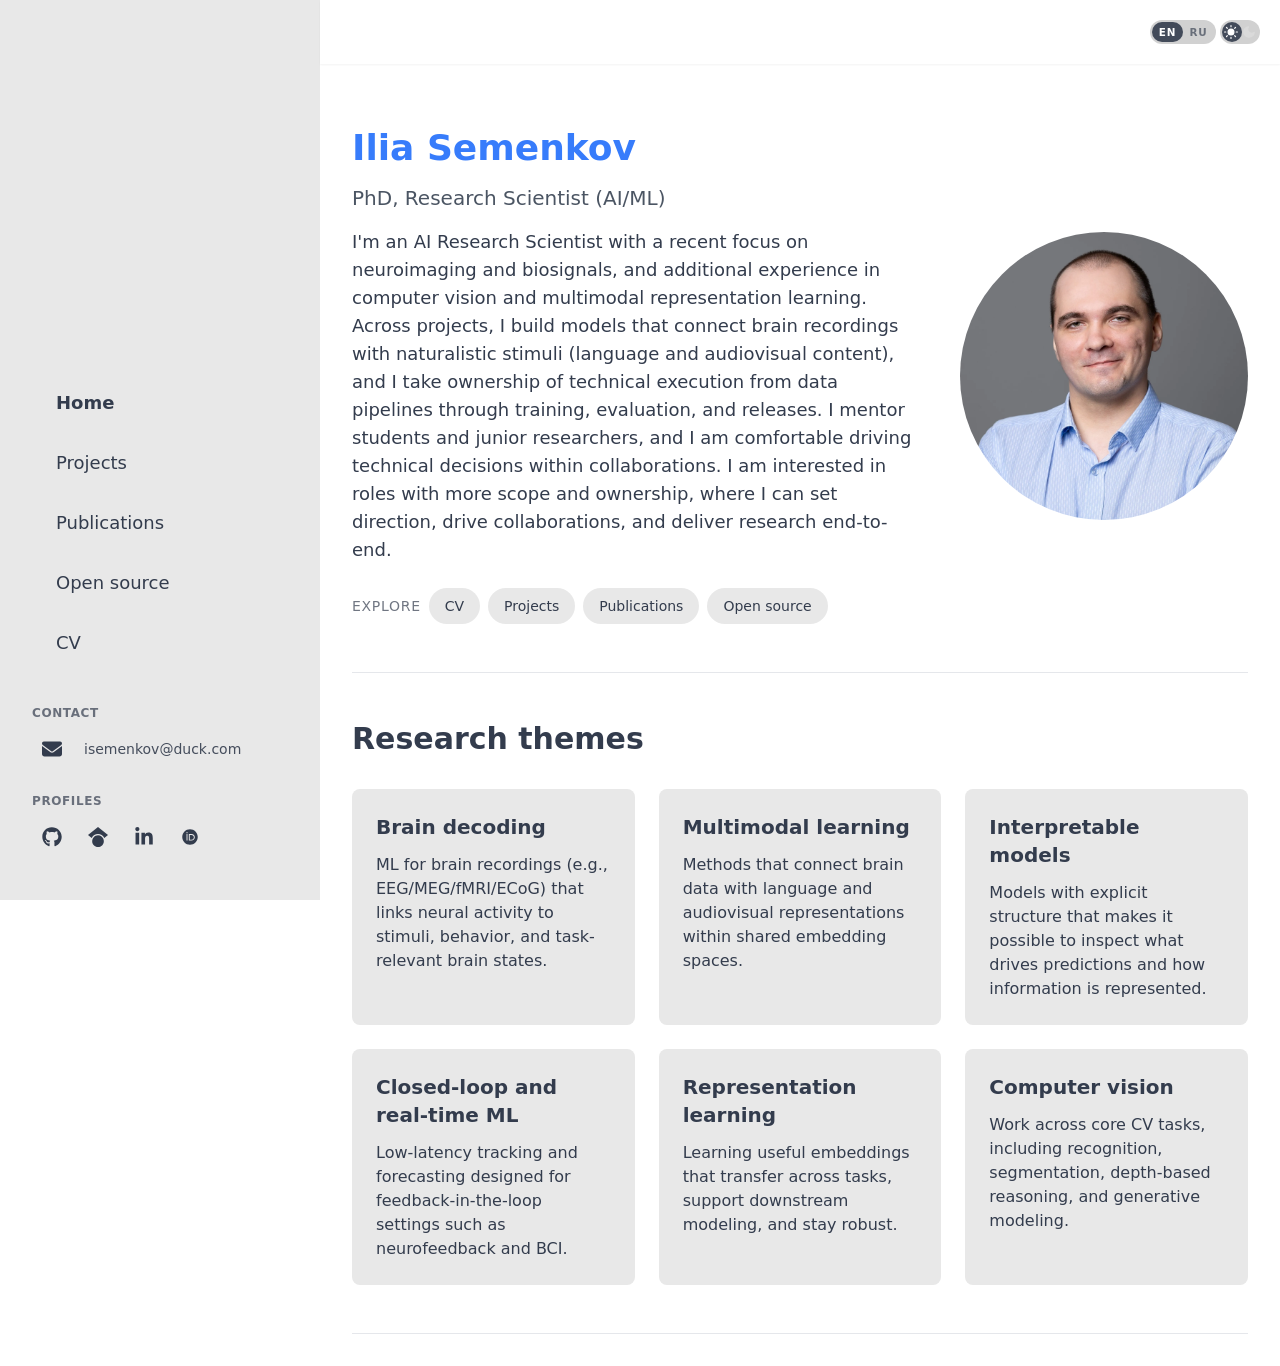
<file: index.html>
<!DOCTYPE html><html lang="en" data-astro-cid-sckkx6r4> <head><meta name="astro-view-transitions-enabled" content="true"><meta name="astro-view-transitions-fallback" content="animate"><script type="module" src="/_astro/ClientRouter.astro_astro_type_script_index_0_lang.QW52Ox2j.js"></script><meta charset="utf-8"><meta name="viewport" content="width=device-width,initial-scale=1"><link rel="icon" type="image/svg+xml" href="data:image/svg+xml,<svg xmlns=%22http://www.w3.org/2000/svg%22 viewBox=%220 0 100 100%22><text y=%22.9em%22 font-size=%2290%22>🎓</text></svg>"><meta name="generator" content="Astro v5.15.9"><!-- Sitemap --><link rel="sitemap" href="/sitemap-index.xml"><!-- Canonical + Alternate locales --><link rel="canonical" href="https://ivsemenkov.github.io/"><link rel="alternate" hreflang="en" href="https://ivsemenkov.github.io/"><link rel="alternate" hreflang="ru" href="https://ivsemenkov.github.io/ru"><link rel="alternate" hreflang="x-default" href="https://ivsemenkov.github.io/"><!-- Primary Meta Tags --><title>Ilia Semenkov</title><meta name="title" content="Ilia Semenkov"><meta name="description" content="Ilia Semenkov, PhD is a research fellow at the Artificial Intelligence Research Institute, HSE University."><!-- Open Graph --><meta property="og:type" content="website"><meta property="og:url" content="https://ivsemenkov.github.io/"><meta property="og:title" content="Ilia Semenkov"><meta property="og:description" content="Ilia Semenkov, PhD is a research fellow at the Artificial Intelligence Research Institute, HSE University."><meta property="og:image" content="https://ivsemenkov.github.io/favicon.svg"><!-- Twitter --><meta property="twitter:card" content="summary_large_image"><meta property="twitter:url" content="https://ivsemenkov.github.io/"><meta property="twitter:title" content="Ilia Semenkov"><meta property="twitter:description" content="Ilia Semenkov, PhD is a research fellow at the Artificial Intelligence Research Institute, HSE University."><meta property="twitter:image" content="https://ivsemenkov.github.io/favicon.svg"><!-- Theme: one script, capture-phase click so toggle always wins. --><script>(function(){const lightTheme = "emerald";
const darkTheme = "night";

  var KEY = 'theme';
  var valid = [lightTheme, darkTheme];
  function getStored() {
    var s = localStorage.getItem(KEY);
    if (valid.indexOf(s) >= 0) return s;
    if (s) localStorage.setItem(KEY, lightTheme);
    return lightTheme;
  }
  function apply() {
    var cur = getStored();
    document.documentElement.setAttribute('data-theme', cur);
    document.documentElement.setAttribute('data-theme-mode', cur === darkTheme ? 'dark' : 'light');
  }
  function syncThemeMode() {
    var cur = document.documentElement.getAttribute('data-theme');
    if (cur) document.documentElement.setAttribute('data-theme-mode', cur === darkTheme ? 'dark' : 'light');
  }
  function syncCheckbox() {
    var cur = document.documentElement.getAttribute('data-theme');
    syncThemeMode();
    var toggles = document.querySelectorAll('[data-toggle-theme]');
    for (var i = 0; i < toggles.length; i++) {
      var el = toggles[i];
      var list = (el.getAttribute('data-toggle-theme') || '').split(',').map(function (s) {
        return s.trim();
      });
      if (list.length < 2) continue;
      var isDark = cur === list[0];
      var input = el.querySelector('input[type="checkbox"]');
      if (input) input.checked = isDark;
    }
  }
  function onToggleClick(ev) {
    var el = ev.target && ev.target.closest && ev.target.closest('[data-toggle-theme]');
    if (!el) return;
    ev.preventDefault();
    ev.stopPropagation();
    var list = (el.getAttribute('data-toggle-theme') || '').split(',').map(function (s) {
      return s.trim();
    });
    if (list.length < 2) return;
    var cur = document.documentElement.getAttribute('data-theme');
    var next = cur === list[0] ? list[1] : list[0];
    localStorage.setItem(KEY, next);
    document.documentElement.setAttribute('data-theme', next);
    syncCheckbox();
  }
  apply();
  syncCheckbox();
  var observer = new MutationObserver(function () {
    syncCheckbox();
  });
  observer.observe(document.documentElement, {
    attributes: true,
    attributeFilter: ['data-theme'],
  });
  document.addEventListener('click', onToggleClick, true);
  document.addEventListener('DOMContentLoaded', function () {
    syncCheckbox();
    setTimeout(syncCheckbox, 50);
  });
  document.addEventListener('astro:after-swap', function () {
    apply();
    syncCheckbox();
    [50, 150, 350, 600].forEach(function (ms) {
      setTimeout(syncCheckbox, ms);
    });
  });
})();</script><link rel="stylesheet" href="/_astro/cv.Db3l95e8.css">
<link rel="stylesheet" href="/_astro/cv.Ct8KvCHj.css">
<style>.author-me[data-astro-cid-j7pv25f6],[data-astro-cid-j7pv25f6][data-author-me]{font-weight:600!important;padding:0 .25em;border-radius:3px}[data-theme-mode=light] .author-me[data-astro-cid-j7pv25f6],[data-theme-mode=light] [data-astro-cid-j7pv25f6][data-author-me]{background-color:#cbd5e1!important}[data-theme-mode=dark] .author-me[data-astro-cid-j7pv25f6],[data-theme-mode=dark] [data-astro-cid-j7pv25f6][data-author-me]{background-color:#ffffff26!important}
</style></head> <body data-astro-cid-sckkx6r4> <div class="bg-base-100 drawer lg:drawer-open " data-astro-cid-sckkx6r4> <input id="my-drawer" type="checkbox" class="drawer-toggle" data-astro-cid-sckkx6r4> <!-- Drawer content --> <div class="drawer-content bg-base-100" data-astro-cid-sckkx6r4> <div class="app-topbar sticky top-0 z-50 bg-base-100/95 text-base-content shadow-sm backdrop-blur supports-[backdrop-filter]:bg-base-100/80" data-astro-cid-sckkx6r4> <nav class="navbar app-navbar" data-astro-cid-sckkx6r4> <div class="navbar-start shrink-0" data-astro-cid-sckkx6r4>  <label for="my-drawer" class="btn btn-square btn-ghost lg:hidden" data-astro-cid-sckkx6r4> <!--
Pass any SVG icon as children (recommended width/height : w-6 h-6 or size-6)
By default, it's using your primary color for styling
--><div class="w-12 h-12 inline-flex items-center justify-center rounded-xl bg-primary/20 text-primary">  <svg xmlns="http://www.w3.org/2000/svg" fill="none" viewBox="0 0 24 24" stroke-width="1.5" class="size-6 stroke-current" data-astro-cid-sckkx6r4> <path stroke-linecap="round" stroke-linejoin="round" d="M3.75 6.75h16.5M3.75 12h16.5m-16.5 5.25h16.5" data-astro-cid-sckkx6r4></path> </svg>  </div> </label> </div> <div class="navbar-center min-w-0 flex-1 justify-center lg:hidden px-2" data-astro-cid-sckkx6r4> <span class="navbar-center-title truncate text-base font-black sm:text-lg" title="PhD, Research Scientist (AI/ML) Ilia Semenkov" data-astro-cid-sckkx6r4> Ilia Semenkov </span> </div> <div class="navbar-end app-navbar-end shrink-0 gap-1" data-astro-cid-sckkx6r4> <nav class="locale-toggle" aria-label="Site language" data-active-locale="en" data-astro-cid-got23tqz> <span class="locale-toggle-indicator" aria-hidden="true" data-astro-cid-got23tqz></span> <span class="locale-toggle-option locale-toggle-option--active" aria-current="page" lang="en" data-astro-cid-got23tqz> EN </span><a href="/ru" class="locale-toggle-option" data-locale-switch aria-label="Switch to Russian" title="Switch to Russian" lang="ru" data-astro-cid-got23tqz> RU </a> </nav>  <script type="module">document.documentElement.hasAttribute("data-locale-switch-bound")||(document.documentElement.setAttribute("data-locale-switch-bound","1"),document.addEventListener("click",e=>{const n=e.target?.closest?.("[data-locale-switch]");if(!n)return;const o=n.getAttribute("href");if(!o)return;e.preventDefault();const t=new URL(o,window.location.origin);t.search=window.location.search,t.hash=window.location.hash,window.location.assign(t.toString())}));</script> <button type="button" class="theme-toggle grid cursor-pointer place-items-center" data-toggle-theme="night,emerald" aria-label="Toggle theme" data-astro-cid-ygdvpqmu data-astro-transition-persist="astro-ucnox4ks-1"> <span class="theme-toggle-knob" aria-hidden="true" data-astro-cid-ygdvpqmu></span> <svg class="theme-icon-sun stroke-base-100 fill-base-100 col-start-1 row-start-1 transition-opacity" xmlns="http://www.w3.org/2000/svg" width="14" height="14" viewBox="0 0 24 24" fill="none" stroke="currentColor" stroke-width="2" stroke-linecap="round" stroke-linejoin="round" data-astro-cid-ygdvpqmu> <circle cx="12" cy="12" r="5" data-astro-cid-ygdvpqmu></circle> <path d="M12 1v2M12 21v2M4.2 4.2l1.4 1.4M18.4 18.4l1.4 1.4M1 12h2M21 12h2M4.2 19.8l1.4-1.4M18.4 5.6l1.4-1.4" data-astro-cid-ygdvpqmu></path> </svg> <svg class="theme-icon-moon stroke-base-100 fill-base-100 col-start-2 row-start-1 transition-opacity" xmlns="http://www.w3.org/2000/svg" width="14" height="14" viewBox="0 0 24 24" fill="none" stroke="currentColor" stroke-width="2" stroke-linecap="round" stroke-linejoin="round" data-astro-cid-ygdvpqmu> <path d="M21 12.79A9 9 0 1 1 11.21 3 7 7 0 0 0 21 12.79z" data-astro-cid-ygdvpqmu></path> </svg> </button>  </div> </nav> </div> <main class="app-main mx-auto flex max-w-full flex-col px-4 py-6 sm:px-6 sm:py-8 lg:max-w-5xl lg:px-8 lg:pt-16" data-astro-cid-sckkx6r4> <!-- Page content -->  <section class="flex flex-col items-start gap-6 border-b pb-10 sm:flex-row sm:items-center sm:gap-12 sm:pb-12" data-astro-cid-j7pv25f6> <div class="flex-1 min-w-0 max-w-2xl"> <h1 class="mb-4 text-3xl font-bold sm:text-4xl"> <span class="text-secondary">Ilia Semenkov</span> </h1> <p class="mb-4 text-lg text-gray-600 sm:text-xl">PhD, Research Scientist (AI/ML)</p> <p class="mb-4 text-base leading-relaxed sm:text-lg"> I&#39;m an AI Research Scientist with a recent focus on neuroimaging and biosignals, and additional experience in computer vision and multimodal representation learning. Across projects, I build models that connect brain recordings with naturalistic stimuli (language and audiovisual content), and I take ownership of technical execution from data pipelines through training, evaluation, and releases. I mentor students and junior researchers, and I am comfortable driving technical decisions within collaborations. I am interested in roles with more scope and ownership, where I can set direction, drive collaborations, and deliver research end-to-end. </p> <div class="mt-6 flex flex-wrap items-center gap-2"> <span class="text-sm font-medium uppercase tracking-wider text-base-content/70">Explore</span> <nav class="flex flex-wrap gap-2" aria-label="Site sections"> <a href="/cv" class="inline-flex items-center rounded-full bg-base-200 px-4 py-2 text-sm font-medium text-base-content transition-colors hover:bg-secondary hover:text-secondary-content">CV</a> <a href="/projects" class="inline-flex items-center rounded-full bg-base-200 px-4 py-2 text-sm font-medium text-base-content transition-colors hover:bg-secondary hover:text-secondary-content">Projects</a> <a href="/publications" class="inline-flex items-center rounded-full bg-base-200 px-4 py-2 text-sm font-medium text-base-content transition-colors hover:bg-secondary hover:text-secondary-content">Publications</a> <a href="/open-source" class="inline-flex items-center rounded-full bg-base-200 px-4 py-2 text-sm font-medium text-base-content transition-colors hover:bg-secondary hover:text-secondary-content">Open source</a> </nav> </div> </div> <div class="order-first mx-auto mb-2 h-44 w-44 shrink-0 sm:order-none sm:mb-0 sm:h-56 sm:w-56 lg:h-72 lg:w-72"> <img src="/_astro/profile_pictures.Dmzy9cGh_Z1RyMHF.webp" alt="Ilia Semenkov" loading="lazy" decoding="async" fetchpriority="auto" width="1756" height="1615" class="mask mask-circle h-full w-full object-cover object-center"> </div> </section> <section class="py-12 border-b" data-astro-cid-j7pv25f6> <h2 class="text-3xl font-bold mb-8">Research themes</h2> <div class="grid grid-cols-1 md:grid-cols-2 lg:grid-cols-3 gap-6"> <div class="p-6 rounded-lg text-base-content bg-base-200"> <h3 class="text-xl font-semibold mb-3">Brain decoding</h3> <p>ML for brain recordings (e.g., EEG/MEG/fMRI/ECoG) that links neural activity to stimuli, behavior, and task-relevant brain states.</p> </div><div class="p-6 rounded-lg text-base-content bg-base-200"> <h3 class="text-xl font-semibold mb-3">Multimodal learning</h3> <p>Methods that connect brain data with language and audiovisual representations within shared embedding spaces.</p> </div><div class="p-6 rounded-lg text-base-content bg-base-200"> <h3 class="text-xl font-semibold mb-3">Interpretable models</h3> <p>Models with explicit structure that makes it possible to inspect what drives predictions and how information is represented.</p> </div><div class="p-6 rounded-lg text-base-content bg-base-200"> <h3 class="text-xl font-semibold mb-3">Closed-loop and real-time ML</h3> <p>Low-latency tracking and forecasting designed for feedback-in-the-loop settings such as neurofeedback and BCI.</p> </div><div class="p-6 rounded-lg text-base-content bg-base-200"> <h3 class="text-xl font-semibold mb-3">Representation learning</h3> <p>Learning useful embeddings that transfer across tasks, support downstream modeling, and stay robust.</p> </div><div class="p-6 rounded-lg text-base-content bg-base-200"> <h3 class="text-xl font-semibold mb-3">Computer vision</h3> <p>Work across core CV tasks, including recognition, segmentation, depth-based reasoning, and generative modeling.</p> </div> </div> </section>  </main> </div> <!-- Drawer side --> <div class="drawer-side drawer-layer z-40" data-astro-cid-sckkx6r4> <label for="my-drawer" aria-label="Close sidebar" class="drawer-overlay" data-astro-cid-sckkx6r4></label> <aside class="mobile-drawer-panel flex min-h-[100dvh] w-[20rem] max-w-[85vw] flex-col overflow-y-auto overscroll-contain bg-base-200 px-4 pt-4 pb-[max(env(safe-area-inset-bottom),5rem)] text-base-content lg:pb-[calc(env(safe-area-inset-bottom)+0.75rem)]" data-astro-cid-o5wx45wj> <div class="my-4 flex h-full flex-col gap-8 lg:my-8" data-astro-cid-o5wx45wj> <div data-astro-cid-o5wx45wj> <!-- Same block on every page: visible on Projects/Publications/Open source, invisible on Home/CV so nav aligns exactly --> <div class="navbar-top-block flex justify-center items-center flex-col navbar-top-invisible" data-astro-cid-o5wx45wj> <img src="/_astro/profile_pictures.Dmzy9cGh_Z1RyMHF.webp" alt data-astro-cid-o5wx45wj="true" loading="lazy" decoding="async" fetchpriority="auto" width="1756" height="1615" class="mask mask-circle size-44"> <h1 class="navbar-identity mt-8 hidden lg:block" data-astro-cid-o5wx45wj> <span class="navbar-identity__name" data-astro-cid-o5wx45wj>Ilia Semenkov</span> <span class="navbar-identity__title" data-astro-cid-o5wx45wj>PhD, Research Scientist (AI/ML)</span> </h1> </div> <div class="mx-4 mt-8 lg:mt-16" data-astro-cid-o5wx45wj> <ul class="menu menu-md grow shrink space-y-4 overflow-y-auto pb-2" data-astro-cid-o5wx45wj> <li data-astro-cid-o5wx45wj><a href="/" class="text-lg font-bold" data-astro-cid-o5wx45wj>Home</a></li> <li data-astro-cid-o5wx45wj><a href="/projects" class="text-lg" data-astro-cid-o5wx45wj>Projects</a></li> <li data-astro-cid-o5wx45wj><a href="/publications" class="text-lg" data-astro-cid-o5wx45wj>Publications</a></li> <li data-astro-cid-o5wx45wj><a href="/open-source" class="text-lg" data-astro-cid-o5wx45wj>Open source</a></li> <li data-astro-cid-o5wx45wj><a href="/cv" class="text-lg" data-astro-cid-o5wx45wj>CV</a></li> </ul> </div> </div> <div class="mx-4 space-y-6 lg:mt-auto" data-astro-cid-o5wx45wj> <div data-astro-cid-o5wx45wj> <h2 class="text-xs font-semibold uppercase tracking-wider text-base-content/70 mb-2" data-astro-cid-o5wx45wj>Contact</h2> <div class="flex items-center gap-3" data-astro-cid-o5wx45wj> <a href="mailto:isemenkov@duck.com" class="size-10 inline-flex items-center justify-center rounded-xl hover:bg-primary/20 transition-all duration-300 shrink-0" aria-label="Email" data-astro-cid-o5wx45wj> <svg viewBox="0 0 512 512" class="size-5" fill="currentColor" data-astro-cid-o5wx45wj="true"><!--!Font Awesome Free 6.7.2 by @fontawesome - https://fontawesome.com License - https://fontawesome.com/license/free Copyright 2025 Fonticons, Inc.--><path d="M48 64C21.5 64 0 85.5 0 112c0 15.1 7.1 29.3 19.2 38.4L236.8 313.6c11.4 8.5 27 8.5 38.4 0L492.8 150.4c12.1-9.1 19.2-23.3 19.2-38.4c0-26.5-21.5-48-48-48L48 64zM0 176L0 384c0 35.3 28.7 64 64 64l384 0c35.3 0 64-28.7 64-64l0-208L294.4 339.2c-22.8 17.1-54 17.1-76.8 0L0 176z" /></svg> </a> <button type="button" class="copy-email text-sm text-base-content/90 hover:text-base-content hover:underline cursor-pointer focus:outline-none focus:underline text-left" data-email="isemenkov@duck.com" title="Copy email" data-astro-cid-o5wx45wj> isemenkov@duck.com </button> </div> </div> <div data-astro-cid-o5wx45wj> <h2 class="text-xs font-semibold uppercase tracking-wider text-base-content/70 mb-2" data-astro-cid-o5wx45wj>Profiles</h2> <div class="flex flex-wrap items-center justify-start gap-1.5">  <a href="https://github.com/ivsemenkov" target="_blank" rel="noopener noreferrer" class="size-10 inline-flex items-center justify-center rounded-xl hover:bg-primary/20 transition-all duration-300" aria-label="GitHub"> <svg viewBox="0 0 496 512" class="size-5" fill="currentColor"><!--!Font Awesome Free 6.7.2 by @fontawesome - https://fontawesome.com License - https://fontawesome.com/license/free Copyright 2025 Fonticons, Inc.--><path d="M165.9 397.4c0 2-2.3 3.6-5.2 3.6-3.3 .3-5.6-1.3-5.6-3.6 0-2 2.3-3.6 5.2-3.6 3-.3 5.6 1.3 5.6 3.6zm-31.1-4.5c-.7 2 1.3 4.3 4.3 4.9 2.6 1 5.6 0 6.2-2s-1.3-4.3-4.3-5.2c-2.6-.7-5.5 .3-6.2 2.3zm44.2-1.7c-2.9 .7-4.9 2.6-4.6 4.9 .3 2 2.9 3.3 5.9 2.6 2.9-.7 4.9-2.6 4.6-4.6-.3-1.9-3-3.2-5.9-2.9zM244.8 8C106.1 8 0 113.3 0 252c0 110.9 69.8 205.8 169.5 239.2 12.8 2.3 17.3-5.6 17.3-12.1 0-6.2-.3-40.4-.3-61.4 0 0-70 15-84.7-29.8 0 0-11.4-29.1-27.8-36.6 0 0-22.9-15.7 1.6-15.4 0 0 24.9 2 38.6 25.8 21.9 38.6 58.6 27.5 72.9 20.9 2.3-16 8.8-27.1 16-33.7-55.9-6.2-112.3-14.3-112.3-110.5 0-27.5 7.6-41.3 23.6-58.9-2.6-6.5-11.1-33.3 2.6-67.9 20.9-6.5 69 27 69 27 20-5.6 41.5-8.5 62.8-8.5s42.8 2.9 62.8 8.5c0 0 48.1-33.6 69-27 13.7 34.7 5.2 61.4 2.6 67.9 16 17.7 25.8 31.5 25.8 58.9 0 96.5-58.9 104.2-114.8 110.5 9.2 7.9 17 22.9 17 46.4 0 33.7-.3 75.4-.3 83.6 0 6.5 4.6 14.4 17.3 12.1C428.2 457.8 496 362.9 496 252 496 113.3 383.5 8 244.8 8zM97.2 352.9c-1.3 1-1 3.3 .7 5.2 1.6 1.6 3.9 2.3 5.2 1 1.3-1 1-3.3-.7-5.2-1.6-1.6-3.9-2.3-5.2-1zm-10.8-8.1c-.7 1.3 .3 2.9 2.3 3.9 1.6 1 3.6 .7 4.3-.7 .7-1.3-.3-2.9-2.3-3.9-2-.6-3.6-.3-4.3 .7zm32.4 35.6c-1.6 1.3-1 4.3 1.3 6.2 2.3 2.3 5.2 2.6 6.5 1 1.3-1.3 .7-4.3-1.3-6.2-2.2-2.3-5.2-2.6-6.5-1zm-11.4-14.7c-1.6 1-1.6 3.6 0 5.9 1.6 2.3 4.3 3.3 5.6 2.3 1.6-1.3 1.6-3.9 0-6.2-1.4-2.3-4-3.3-5.6-2z" /></svg> </a> <a href="https://scholar.google.com/citations?user=fR4qppEAAAAJ" target="_blank" rel="noopener noreferrer" class="size-10 inline-flex items-center justify-center rounded-xl hover:bg-primary/20 transition-all duration-300" aria-label="Google Scholar"> <svg viewBox="0 0 512 512" class="size-5" fill="currentColor"><!--!Font Awesome Free 6.7.2 by @fontawesome - https://fontawesome.com License - https://fontawesome.com/license/free Copyright 2025 Fonticons, Inc.--><path d="M390.9 298.5c0 0 0 .1 .1 .1c9.2 19.4 14.4 41.1 14.4 64C405.3 445.1 338.5 512 256 512s-149.3-66.9-149.3-149.3c0-22.9 5.2-44.6 14.4-64h0c1.7-3.6 3.6-7.2 5.6-10.7c4.4-7.6 9.4-14.7 15-21.3c27.4-32.6 68.5-53.3 114.4-53.3c33.6 0 64.6 11.1 89.6 29.9c9.1 6.9 17.4 14.7 24.8 23.5c5.6 6.6 10.6 13.8 15 21.3c2 3.4 3.8 7 5.5 10.5zm26.4-18.8c-30.1-58.4-91-98.4-161.3-98.4s-131.2 40-161.3 98.4L0 202.7 256 0 512 202.7l-94.7 77.1z" /></svg> </a> <a href="https://www.linkedin.com/in/ilia-semenkov-588487223/" target="_blank" rel="noopener noreferrer" class="size-10 inline-flex items-center justify-center rounded-xl hover:bg-primary/20 transition-all duration-300" aria-label="LinkedIn"> <svg viewBox="0 0 448 512" class="size-5" fill="currentColor"><!--!Font Awesome Free 6.7.2 by @fontawesome - https://fontawesome.com License - https://fontawesome.com/license/free Copyright 2025 Fonticons, Inc.--><path d="M100.3 448H7.4V148.9h92.9zM53.8 108.1C24.1 108.1 0 83.5 0 53.8a53.8 53.8 0 0 1 107.6 0c0 29.7-24.1 54.3-53.8 54.3zM447.9 448h-92.7V302.4c0-34.7-.7-79.2-48.3-79.2-48.3 0-55.7 37.7-55.7 76.7V448h-92.8V148.9h89.1v40.8h1.3c12.4-23.5 42.7-48.3 87.9-48.3 94 0 111.3 61.9 111.3 142.3V448z" /></svg> </a>  <a href="https://orcid.org/0000-0003-1515-7062" target="_blank" rel="noopener noreferrer" class="size-10 inline-flex items-center justify-center rounded-xl hover:bg-primary/20 transition-all duration-300" aria-label="ORCID"> <svg viewBox="0 0 640 640" class="size-5" fill="currentColor"><!--!Font Awesome Free v7.0.0 by @fontawesome - https://fontawesome.com License - https://fontawesome.com/license/free Copyright 2025 Fonticons, Inc.--><path d="M358.7 252.2L312.8 252.2L312.8 406L360.3 406C427.9 406 443.4 354.7 443.4 329.1C443.4 287.5 416.9 252.2 358.7 252.2zM320 72C183 72 72 183 72 320C72 457 183 568 320 568C457 568 568 457 568 320C568 183 457 72 320 72zM239.2 432.8L209.4 432.8L209.4 225.3L239.2 225.3L239.2 432.8zM224.3 162.5C235.1 162.5 243.9 171.3 243.9 182.1C243.9 192.9 235.1 201.7 224.3 201.7C213.5 201.7 204.7 192.9 204.7 182.1C204.7 171.3 213.5 162.5 224.3 162.5zM364 433L283 433L283 225.3L363.6 225.3C440.3 225.3 474 280.1 474 329.2C474 382.5 432.3 433.1 364 433.1z" /></svg> </a> </div> </div> </div> </div> </aside>  <script>(function(){const copiedText = "Copied!";

  document.addEventListener('click', (event) => {
    const btn = event.target?.closest?.('.copy-email');
    if (!btn || !btn.dataset.email) return;
    const email = btn.dataset.email;
    navigator.clipboard?.writeText(email).then(() => {
      const original = btn.textContent;
      btn.textContent = copiedText;
      btn.classList.add('text-success');
      setTimeout(() => {
        btn.textContent = original;
        btn.classList.remove('text-success');
      }, 1500);
    });
  });
})();</script> </div> </div> <script type="module">function n(){const e=window.location.hash?.slice(1);if(!e)return;const o=()=>{const t=document.getElementById(e);if(!t)return;const i=t.getBoundingClientRect().top+window.scrollY-88;window.scrollTo({top:Math.max(0,i),behavior:"smooth"}),t.classList.add("anchor-highlight"),setTimeout(()=>t.classList.remove("anchor-highlight"),2500)};o(),document.getElementById(e)||requestAnimationFrame(()=>requestAnimationFrame(o))}n();window.addEventListener("hashchange",n);document.addEventListener("astro:page-load",n);</script> </body> </html>
</file>
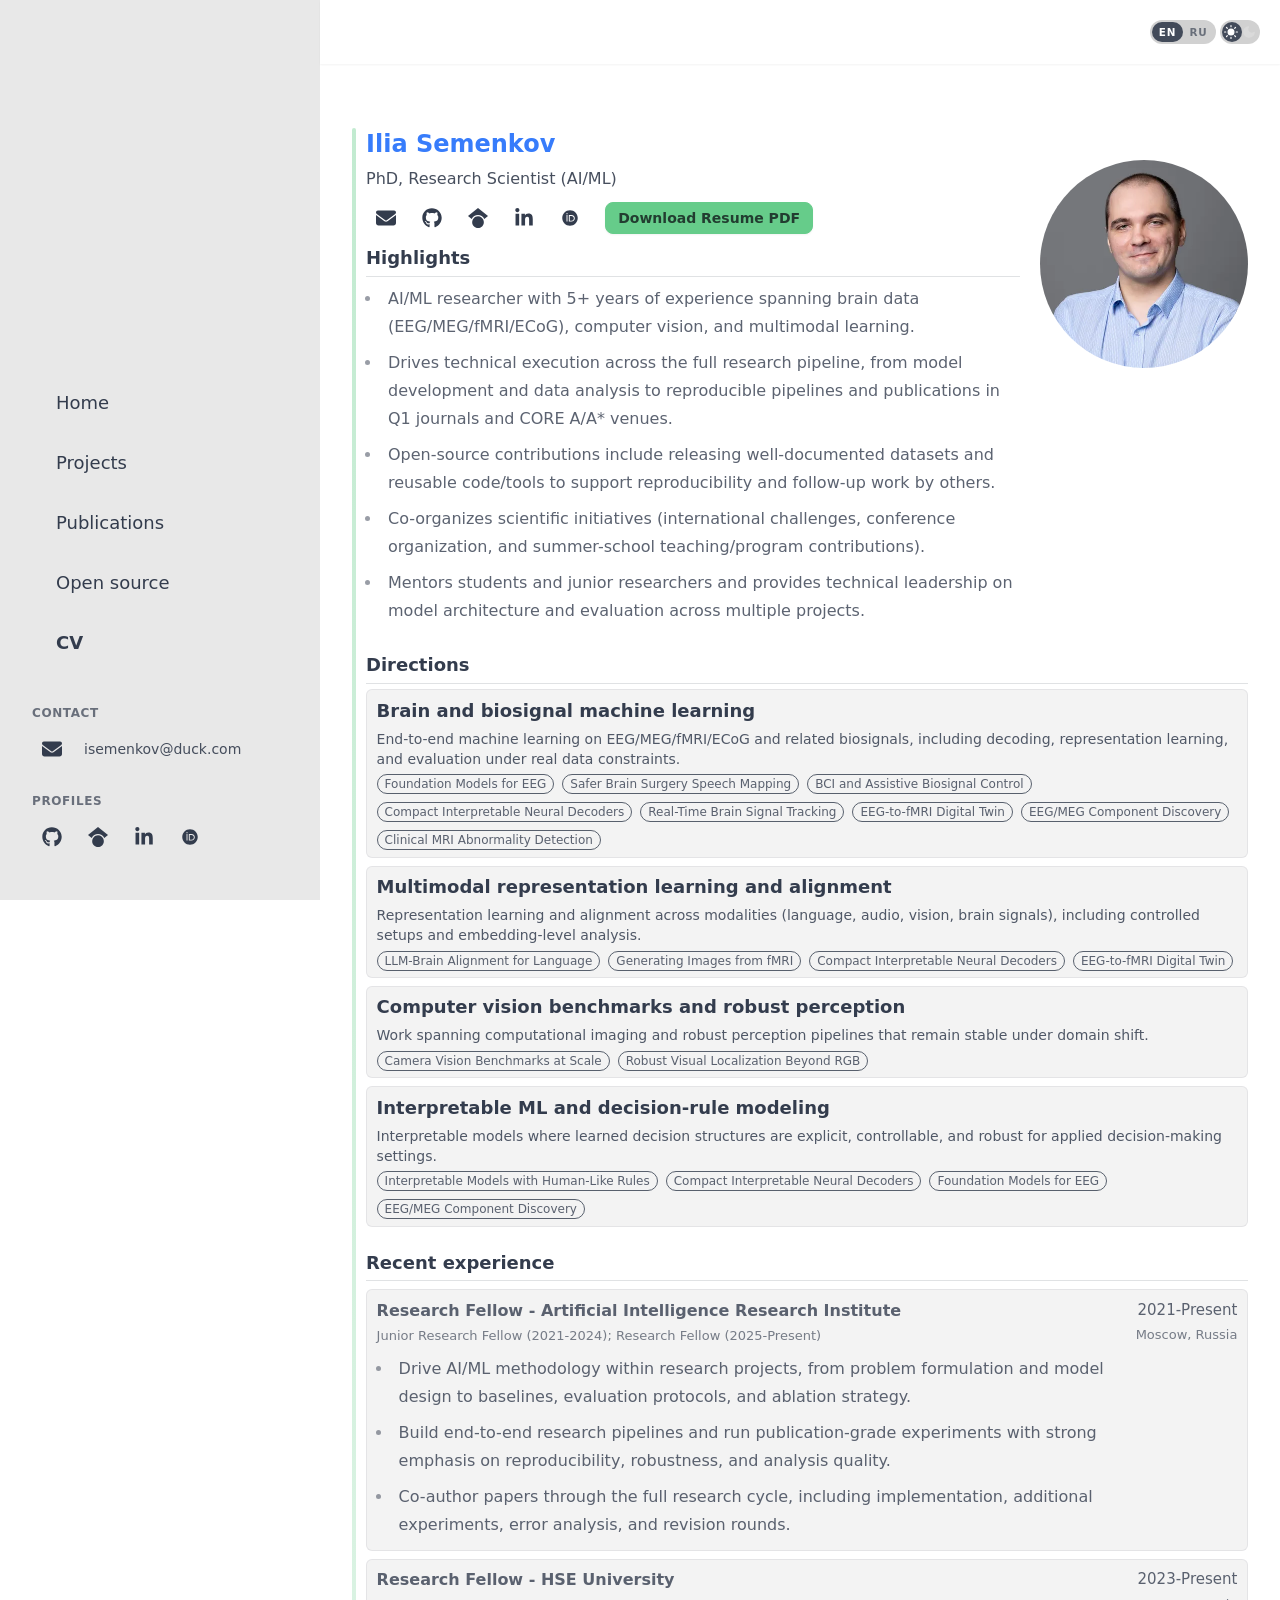
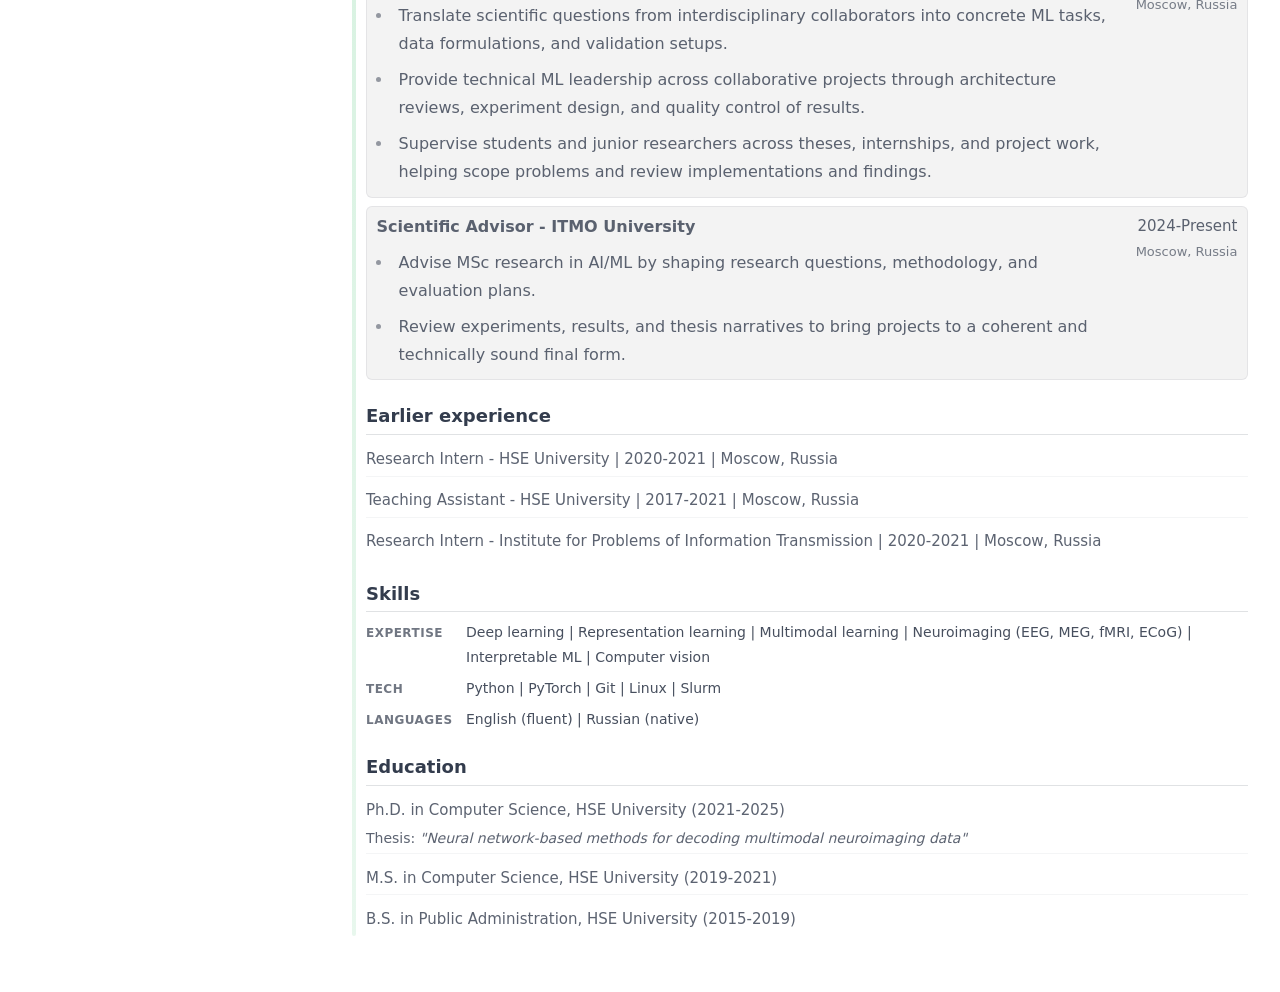
<file: cv/index.html>
<!DOCTYPE html><html lang="en" data-astro-cid-sckkx6r4> <head><meta name="astro-view-transitions-enabled" content="true"><meta name="astro-view-transitions-fallback" content="animate"><script type="module" src="/_astro/ClientRouter.astro_astro_type_script_index_0_lang.QW52Ox2j.js"></script><meta charset="utf-8"><meta name="viewport" content="width=device-width,initial-scale=1"><link rel="icon" type="image/svg+xml" href="data:image/svg+xml,<svg xmlns=%22http://www.w3.org/2000/svg%22 viewBox=%220 0 100 100%22><text y=%22.9em%22 font-size=%2290%22>🎓</text></svg>"><meta name="generator" content="Astro v5.15.9"><!-- Sitemap --><link rel="sitemap" href="/sitemap-index.xml"><!-- Canonical + Alternate locales --><link rel="canonical" href="https://ivsemenkov.github.io/cv"><link rel="alternate" hreflang="en" href="https://ivsemenkov.github.io/cv"><link rel="alternate" hreflang="ru" href="https://ivsemenkov.github.io/ru/cv"><link rel="alternate" hreflang="x-default" href="https://ivsemenkov.github.io/cv"><!-- Primary Meta Tags --><title>Ilia Semenkov: CV</title><meta name="title" content="Ilia Semenkov: CV"><meta name="description" content="Ilia Semenkov, PhD is a research fellow at the Artificial Intelligence Research Institute, HSE University."><!-- Open Graph --><meta property="og:type" content="website"><meta property="og:url" content="https://ivsemenkov.github.io/cv"><meta property="og:title" content="Ilia Semenkov: CV"><meta property="og:description" content="Ilia Semenkov, PhD is a research fellow at the Artificial Intelligence Research Institute, HSE University."><meta property="og:image" content="https://ivsemenkov.github.io/favicon.svg"><!-- Twitter --><meta property="twitter:card" content="summary_large_image"><meta property="twitter:url" content="https://ivsemenkov.github.io/cv"><meta property="twitter:title" content="Ilia Semenkov: CV"><meta property="twitter:description" content="Ilia Semenkov, PhD is a research fellow at the Artificial Intelligence Research Institute, HSE University."><meta property="twitter:image" content="https://ivsemenkov.github.io/favicon.svg"><!-- Theme: one script, capture-phase click so toggle always wins. --><script>(function(){const lightTheme = "emerald";
const darkTheme = "night";

  var KEY = 'theme';
  var valid = [lightTheme, darkTheme];
  function getStored() {
    var s = localStorage.getItem(KEY);
    if (valid.indexOf(s) >= 0) return s;
    if (s) localStorage.setItem(KEY, lightTheme);
    return lightTheme;
  }
  function apply() {
    var cur = getStored();
    document.documentElement.setAttribute('data-theme', cur);
    document.documentElement.setAttribute('data-theme-mode', cur === darkTheme ? 'dark' : 'light');
  }
  function syncThemeMode() {
    var cur = document.documentElement.getAttribute('data-theme');
    if (cur) document.documentElement.setAttribute('data-theme-mode', cur === darkTheme ? 'dark' : 'light');
  }
  function syncCheckbox() {
    var cur = document.documentElement.getAttribute('data-theme');
    syncThemeMode();
    var toggles = document.querySelectorAll('[data-toggle-theme]');
    for (var i = 0; i < toggles.length; i++) {
      var el = toggles[i];
      var list = (el.getAttribute('data-toggle-theme') || '').split(',').map(function (s) {
        return s.trim();
      });
      if (list.length < 2) continue;
      var isDark = cur === list[0];
      var input = el.querySelector('input[type="checkbox"]');
      if (input) input.checked = isDark;
    }
  }
  function onToggleClick(ev) {
    var el = ev.target && ev.target.closest && ev.target.closest('[data-toggle-theme]');
    if (!el) return;
    ev.preventDefault();
    ev.stopPropagation();
    var list = (el.getAttribute('data-toggle-theme') || '').split(',').map(function (s) {
      return s.trim();
    });
    if (list.length < 2) return;
    var cur = document.documentElement.getAttribute('data-theme');
    var next = cur === list[0] ? list[1] : list[0];
    localStorage.setItem(KEY, next);
    document.documentElement.setAttribute('data-theme', next);
    syncCheckbox();
  }
  apply();
  syncCheckbox();
  var observer = new MutationObserver(function () {
    syncCheckbox();
  });
  observer.observe(document.documentElement, {
    attributes: true,
    attributeFilter: ['data-theme'],
  });
  document.addEventListener('click', onToggleClick, true);
  document.addEventListener('DOMContentLoaded', function () {
    syncCheckbox();
    setTimeout(syncCheckbox, 50);
  });
  document.addEventListener('astro:after-swap', function () {
    apply();
    syncCheckbox();
    [50, 150, 350, 600].forEach(function (ms) {
      setTimeout(syncCheckbox, ms);
    });
  });
})();</script><link rel="stylesheet" href="/_astro/cv.Db3l95e8.css">
<link rel="stylesheet" href="/_astro/cv.Ct8KvCHj.css">
<link rel="stylesheet" href="/_astro/cv.D8nKJ_0e.css"></head> <body data-astro-cid-sckkx6r4> <div class="bg-base-100 drawer lg:drawer-open " data-astro-cid-sckkx6r4> <input id="my-drawer" type="checkbox" class="drawer-toggle" data-astro-cid-sckkx6r4> <!-- Drawer content --> <div class="drawer-content bg-base-100" data-astro-cid-sckkx6r4> <div class="app-topbar sticky top-0 z-50 bg-base-100/95 text-base-content shadow-sm backdrop-blur supports-[backdrop-filter]:bg-base-100/80" data-astro-cid-sckkx6r4> <nav class="navbar app-navbar" data-astro-cid-sckkx6r4> <div class="navbar-start shrink-0" data-astro-cid-sckkx6r4>  <label for="my-drawer" class="btn btn-square btn-ghost lg:hidden" data-astro-cid-sckkx6r4> <!--
Pass any SVG icon as children (recommended width/height : w-6 h-6 or size-6)
By default, it's using your primary color for styling
--><div class="w-12 h-12 inline-flex items-center justify-center rounded-xl bg-primary/20 text-primary">  <svg xmlns="http://www.w3.org/2000/svg" fill="none" viewBox="0 0 24 24" stroke-width="1.5" class="size-6 stroke-current" data-astro-cid-sckkx6r4> <path stroke-linecap="round" stroke-linejoin="round" d="M3.75 6.75h16.5M3.75 12h16.5m-16.5 5.25h16.5" data-astro-cid-sckkx6r4></path> </svg>  </div> </label> </div> <div class="navbar-center min-w-0 flex-1 justify-center lg:hidden px-2" data-astro-cid-sckkx6r4> <span class="navbar-center-title truncate text-base font-black sm:text-lg" title="PhD, Research Scientist (AI/ML) Ilia Semenkov" data-astro-cid-sckkx6r4> Ilia Semenkov </span> </div> <div class="navbar-end app-navbar-end shrink-0 gap-1" data-astro-cid-sckkx6r4> <nav class="locale-toggle" aria-label="Site language" data-active-locale="en" data-astro-cid-got23tqz> <span class="locale-toggle-indicator" aria-hidden="true" data-astro-cid-got23tqz></span> <span class="locale-toggle-option locale-toggle-option--active" aria-current="page" lang="en" data-astro-cid-got23tqz> EN </span><a href="/ru/cv" class="locale-toggle-option" data-locale-switch aria-label="Switch to Russian" title="Switch to Russian" lang="ru" data-astro-cid-got23tqz> RU </a> </nav>  <script type="module">document.documentElement.hasAttribute("data-locale-switch-bound")||(document.documentElement.setAttribute("data-locale-switch-bound","1"),document.addEventListener("click",e=>{const n=e.target?.closest?.("[data-locale-switch]");if(!n)return;const o=n.getAttribute("href");if(!o)return;e.preventDefault();const t=new URL(o,window.location.origin);t.search=window.location.search,t.hash=window.location.hash,window.location.assign(t.toString())}));</script> <button type="button" class="theme-toggle grid cursor-pointer place-items-center" data-toggle-theme="night,emerald" aria-label="Toggle theme" data-astro-cid-ygdvpqmu data-astro-transition-persist="astro-ucnox4ks-1"> <span class="theme-toggle-knob" aria-hidden="true" data-astro-cid-ygdvpqmu></span> <svg class="theme-icon-sun stroke-base-100 fill-base-100 col-start-1 row-start-1 transition-opacity" xmlns="http://www.w3.org/2000/svg" width="14" height="14" viewBox="0 0 24 24" fill="none" stroke="currentColor" stroke-width="2" stroke-linecap="round" stroke-linejoin="round" data-astro-cid-ygdvpqmu> <circle cx="12" cy="12" r="5" data-astro-cid-ygdvpqmu></circle> <path d="M12 1v2M12 21v2M4.2 4.2l1.4 1.4M18.4 18.4l1.4 1.4M1 12h2M21 12h2M4.2 19.8l1.4-1.4M18.4 5.6l1.4-1.4" data-astro-cid-ygdvpqmu></path> </svg> <svg class="theme-icon-moon stroke-base-100 fill-base-100 col-start-2 row-start-1 transition-opacity" xmlns="http://www.w3.org/2000/svg" width="14" height="14" viewBox="0 0 24 24" fill="none" stroke="currentColor" stroke-width="2" stroke-linecap="round" stroke-linejoin="round" data-astro-cid-ygdvpqmu> <path d="M21 12.79A9 9 0 1 1 11.21 3 7 7 0 0 0 21 12.79z" data-astro-cid-ygdvpqmu></path> </svg> </button>  </div> </nav> </div> <main class="app-main mx-auto flex max-w-full flex-col px-4 py-6 sm:px-6 sm:py-8 lg:max-w-5xl lg:px-8 lg:pt-16" data-astro-cid-sckkx6r4> <!-- Page content -->  <article class="cv-page prose max-w-none" data-astro-cid-zuwcdr5b> <div class="cv-column" data-astro-cid-zuwcdr5b> <!-- Two columns: content cell (header + Highlights) and image cell; then full-width content below --> <div class="cv-top-grid" data-astro-cid-zuwcdr5b> <header class="cv-header cv-grid-header" data-astro-cid-zuwcdr5b> <h1 class="text-2xl font-bold text-secondary" data-astro-cid-zuwcdr5b>Ilia Semenkov</h1> <p class="text-base text-base-content/90" data-astro-cid-zuwcdr5b>PhD, Research Scientist (AI/ML)</p> <div class="cv-links" data-astro-cid-zuwcdr5b> <div class="flex flex-wrap items-center justify-start gap-1.5"> <a href="mailto:isemenkov@duck.com" class="size-10 inline-flex items-center justify-center rounded-xl hover:bg-primary/20 transition-all duration-300" aria-label="Email"> <svg viewBox="0 0 512 512" class="size-5" fill="currentColor"><!--!Font Awesome Free 6.7.2 by @fontawesome - https://fontawesome.com License - https://fontawesome.com/license/free Copyright 2025 Fonticons, Inc.--><path d="M48 64C21.5 64 0 85.5 0 112c0 15.1 7.1 29.3 19.2 38.4L236.8 313.6c11.4 8.5 27 8.5 38.4 0L492.8 150.4c12.1-9.1 19.2-23.3 19.2-38.4c0-26.5-21.5-48-48-48L48 64zM0 176L0 384c0 35.3 28.7 64 64 64l384 0c35.3 0 64-28.7 64-64l0-208L294.4 339.2c-22.8 17.1-54 17.1-76.8 0L0 176z" /></svg> </a> <a href="https://github.com/ivsemenkov" target="_blank" rel="noopener noreferrer" class="size-10 inline-flex items-center justify-center rounded-xl hover:bg-primary/20 transition-all duration-300" aria-label="GitHub"> <svg viewBox="0 0 496 512" class="size-5" fill="currentColor"><!--!Font Awesome Free 6.7.2 by @fontawesome - https://fontawesome.com License - https://fontawesome.com/license/free Copyright 2025 Fonticons, Inc.--><path d="M165.9 397.4c0 2-2.3 3.6-5.2 3.6-3.3 .3-5.6-1.3-5.6-3.6 0-2 2.3-3.6 5.2-3.6 3-.3 5.6 1.3 5.6 3.6zm-31.1-4.5c-.7 2 1.3 4.3 4.3 4.9 2.6 1 5.6 0 6.2-2s-1.3-4.3-4.3-5.2c-2.6-.7-5.5 .3-6.2 2.3zm44.2-1.7c-2.9 .7-4.9 2.6-4.6 4.9 .3 2 2.9 3.3 5.9 2.6 2.9-.7 4.9-2.6 4.6-4.6-.3-1.9-3-3.2-5.9-2.9zM244.8 8C106.1 8 0 113.3 0 252c0 110.9 69.8 205.8 169.5 239.2 12.8 2.3 17.3-5.6 17.3-12.1 0-6.2-.3-40.4-.3-61.4 0 0-70 15-84.7-29.8 0 0-11.4-29.1-27.8-36.6 0 0-22.9-15.7 1.6-15.4 0 0 24.9 2 38.6 25.8 21.9 38.6 58.6 27.5 72.9 20.9 2.3-16 8.8-27.1 16-33.7-55.9-6.2-112.3-14.3-112.3-110.5 0-27.5 7.6-41.3 23.6-58.9-2.6-6.5-11.1-33.3 2.6-67.9 20.9-6.5 69 27 69 27 20-5.6 41.5-8.5 62.8-8.5s42.8 2.9 62.8 8.5c0 0 48.1-33.6 69-27 13.7 34.7 5.2 61.4 2.6 67.9 16 17.7 25.8 31.5 25.8 58.9 0 96.5-58.9 104.2-114.8 110.5 9.2 7.9 17 22.9 17 46.4 0 33.7-.3 75.4-.3 83.6 0 6.5 4.6 14.4 17.3 12.1C428.2 457.8 496 362.9 496 252 496 113.3 383.5 8 244.8 8zM97.2 352.9c-1.3 1-1 3.3 .7 5.2 1.6 1.6 3.9 2.3 5.2 1 1.3-1 1-3.3-.7-5.2-1.6-1.6-3.9-2.3-5.2-1zm-10.8-8.1c-.7 1.3 .3 2.9 2.3 3.9 1.6 1 3.6 .7 4.3-.7 .7-1.3-.3-2.9-2.3-3.9-2-.6-3.6-.3-4.3 .7zm32.4 35.6c-1.6 1.3-1 4.3 1.3 6.2 2.3 2.3 5.2 2.6 6.5 1 1.3-1.3 .7-4.3-1.3-6.2-2.2-2.3-5.2-2.6-6.5-1zm-11.4-14.7c-1.6 1-1.6 3.6 0 5.9 1.6 2.3 4.3 3.3 5.6 2.3 1.6-1.3 1.6-3.9 0-6.2-1.4-2.3-4-3.3-5.6-2z" /></svg> </a> <a href="https://scholar.google.com/citations?user=fR4qppEAAAAJ" target="_blank" rel="noopener noreferrer" class="size-10 inline-flex items-center justify-center rounded-xl hover:bg-primary/20 transition-all duration-300" aria-label="Google Scholar"> <svg viewBox="0 0 512 512" class="size-5" fill="currentColor"><!--!Font Awesome Free 6.7.2 by @fontawesome - https://fontawesome.com License - https://fontawesome.com/license/free Copyright 2025 Fonticons, Inc.--><path d="M390.9 298.5c0 0 0 .1 .1 .1c9.2 19.4 14.4 41.1 14.4 64C405.3 445.1 338.5 512 256 512s-149.3-66.9-149.3-149.3c0-22.9 5.2-44.6 14.4-64h0c1.7-3.6 3.6-7.2 5.6-10.7c4.4-7.6 9.4-14.7 15-21.3c27.4-32.6 68.5-53.3 114.4-53.3c33.6 0 64.6 11.1 89.6 29.9c9.1 6.9 17.4 14.7 24.8 23.5c5.6 6.6 10.6 13.8 15 21.3c2 3.4 3.8 7 5.5 10.5zm26.4-18.8c-30.1-58.4-91-98.4-161.3-98.4s-131.2 40-161.3 98.4L0 202.7 256 0 512 202.7l-94.7 77.1z" /></svg> </a> <a href="https://www.linkedin.com/in/ilia-semenkov-588487223/" target="_blank" rel="noopener noreferrer" class="size-10 inline-flex items-center justify-center rounded-xl hover:bg-primary/20 transition-all duration-300" aria-label="LinkedIn"> <svg viewBox="0 0 448 512" class="size-5" fill="currentColor"><!--!Font Awesome Free 6.7.2 by @fontawesome - https://fontawesome.com License - https://fontawesome.com/license/free Copyright 2025 Fonticons, Inc.--><path d="M100.3 448H7.4V148.9h92.9zM53.8 108.1C24.1 108.1 0 83.5 0 53.8a53.8 53.8 0 0 1 107.6 0c0 29.7-24.1 54.3-53.8 54.3zM447.9 448h-92.7V302.4c0-34.7-.7-79.2-48.3-79.2-48.3 0-55.7 37.7-55.7 76.7V448h-92.8V148.9h89.1v40.8h1.3c12.4-23.5 42.7-48.3 87.9-48.3 94 0 111.3 61.9 111.3 142.3V448z" /></svg> </a>  <a href="https://orcid.org/0000-0003-1515-7062" target="_blank" rel="noopener noreferrer" class="size-10 inline-flex items-center justify-center rounded-xl hover:bg-primary/20 transition-all duration-300" aria-label="ORCID"> <svg viewBox="0 0 640 640" class="size-5" fill="currentColor"><!--!Font Awesome Free v7.0.0 by @fontawesome - https://fontawesome.com License - https://fontawesome.com/license/free Copyright 2025 Fonticons, Inc.--><path d="M358.7 252.2L312.8 252.2L312.8 406L360.3 406C427.9 406 443.4 354.7 443.4 329.1C443.4 287.5 416.9 252.2 358.7 252.2zM320 72C183 72 72 183 72 320C72 457 183 568 320 568C457 568 568 457 568 320C568 183 457 72 320 72zM239.2 432.8L209.4 432.8L209.4 225.3L239.2 225.3L239.2 432.8zM224.3 162.5C235.1 162.5 243.9 171.3 243.9 182.1C243.9 192.9 235.1 201.7 224.3 201.7C213.5 201.7 204.7 192.9 204.7 182.1C204.7 171.3 213.5 162.5 224.3 162.5zM364 433L283 433L283 225.3L363.6 225.3C440.3 225.3 474 280.1 474 329.2C474 382.5 432.3 433.1 364 433.1z" /></svg> </a> </div> <a href="/resume-en.pdf" target="_blank" rel="noopener noreferrer" class="btn btn-sm btn-primary cv-links-download" data-astro-cid-zuwcdr5b> Download Resume PDF </a> </div> </header> <div class="cv-pic-cell" data-astro-cid-zuwcdr5b> <img src="/_astro/profile_pictures.Dmzy9cGh_Z13DIDM.webp" alt="Profile picture of Ilia Semenkov" data-astro-cid-zuwcdr5b="true" loading="lazy" decoding="async" fetchpriority="auto" width="448" height="448" class="cv-profile-img mask mask-circle"> </div> <section class="cv-section cv-grid-highlights" aria-labelledby="highlights-heading" data-astro-cid-zuwcdr5b> <h2 id="highlights-heading" class="cv-h2" data-astro-cid-zuwcdr5b>Highlights</h2> <ul class="cv-bullets" data-astro-cid-zuwcdr5b> <li key="h-0-AI/ML researcher with 5+ years of experi" data-astro-cid-zuwcdr5b>AI/ML researcher with 5+ years of experience spanning brain data (EEG/MEG/fMRI/ECoG), computer vision, and multimodal learning.</li><li key="h-1-Drives technical execution across the fu" data-astro-cid-zuwcdr5b>Drives technical execution across the full research pipeline, from model development and data analysis to reproducible pipelines and publications in Q1 journals and CORE A/A* venues.</li><li key="h-2-Open-source contributions include releas" data-astro-cid-zuwcdr5b>Open-source contributions include releasing well-documented datasets and reusable code/tools to support reproducibility and follow-up work by others.</li><li key="h-3-Co-organizes scientific initiatives (int" data-astro-cid-zuwcdr5b>Co-organizes scientific initiatives (international challenges, conference organization, and summer-school teaching/program contributions).</li><li key="h-4-Mentors students and junior researchers " data-astro-cid-zuwcdr5b>Mentors students and junior researchers and provides technical leadership on model architecture and evaluation across multiple projects.</li> </ul> </section> </div> <div class="cv-full-width" data-astro-cid-zuwcdr5b> <section class="cv-section" aria-labelledby="directions-heading" data-astro-cid-zuwcdr5b> <h2 id="directions-heading" class="cv-h2" data-astro-cid-zuwcdr5b>Directions</h2> <div class="cv-cards" data-astro-cid-zuwcdr5b> <div class="cv-card-compact" data-astro-cid-zuwcdr5b> <h3 class="text-lg font-semibold" data-astro-cid-zuwcdr5b>Brain and biosignal machine learning</h3> <p class="text-sm text-base-content/85" data-astro-cid-zuwcdr5b>End-to-end machine learning on EEG/MEG/fMRI/ECoG and related biosignals, including decoding, representation learning, and evaluation under real data constraints.</p> <div class="cv-directions-pills flex flex-wrap gap-2 items-center" data-astro-cid-zuwcdr5b> <a href="/projects#project-eeg-foundation-models" class="badge badge-sm badge-outline link" title="Foundation Models for EEG" data-astro-reload data-astro-cid-zuwcdr5b> Foundation Models for EEG </a><a href="/projects#project-ecog-speech-mapping" class="badge badge-sm badge-outline link" title="Safer Brain Surgery Speech Mapping" data-astro-reload data-astro-cid-zuwcdr5b> Safer Brain Surgery Speech Mapping </a><a href="/projects#project-assistive-control-and-closed-loop-biosignals" class="badge badge-sm badge-outline link" title="BCI and Assistive Biosignal Control" data-astro-reload data-astro-cid-zuwcdr5b> BCI and Assistive Biosignal Control </a><a href="/projects#project-brain-stimulus-alignment-compact-interpretable" class="badge badge-sm badge-outline link" title="Compact Interpretable Neural Decoders" data-astro-reload data-astro-cid-zuwcdr5b> Compact Interpretable Neural Decoders </a><a href="/projects#project-real-time-neural-filtering-low-latency" class="badge badge-sm badge-outline link" title="Real-Time Brain Signal Tracking" data-astro-reload data-astro-cid-zuwcdr5b> Real-Time Brain Signal Tracking </a><a href="/projects#project-eeg-fmri-cross-modality-bold-decoding" class="badge badge-sm badge-outline link" title="EEG-to-fMRI Digital Twin" data-astro-reload data-astro-cid-zuwcdr5b> EEG-to-fMRI Digital Twin </a><a href="/projects#project-redisca-eeg-meg-component-discovery" class="badge badge-sm badge-outline link" title="EEG/MEG Component Discovery" data-astro-reload data-astro-cid-zuwcdr5b> EEG/MEG Component Discovery </a><a href="/projects#project-clinical-mri-structural-classification" class="badge badge-sm badge-outline link" title="Clinical MRI Abnormality Detection" data-astro-reload data-astro-cid-zuwcdr5b> Clinical MRI Abnormality Detection </a>  </div> </div><div class="cv-card-compact" data-astro-cid-zuwcdr5b> <h3 class="text-lg font-semibold" data-astro-cid-zuwcdr5b>Multimodal representation learning and alignment</h3> <p class="text-sm text-base-content/85" data-astro-cid-zuwcdr5b>Representation learning and alignment across modalities (language, audio, vision, brain signals), including controlled setups and embedding-level analysis.</p> <div class="cv-directions-pills flex flex-wrap gap-2 items-center" data-astro-cid-zuwcdr5b> <a href="/projects#project-signal-dataset-language-eeg" class="badge badge-sm badge-outline link" title="LLM-Brain Alignment for Language" data-astro-reload data-astro-cid-zuwcdr5b> LLM-Brain Alignment for Language </a><a href="/projects#project-fmri-decoding-and-generative-models" class="badge badge-sm badge-outline link" title="Generating Images from fMRI" data-astro-reload data-astro-cid-zuwcdr5b> Generating Images from fMRI </a><a href="/projects#project-brain-stimulus-alignment-compact-interpretable" class="badge badge-sm badge-outline link" title="Compact Interpretable Neural Decoders" data-astro-reload data-astro-cid-zuwcdr5b> Compact Interpretable Neural Decoders </a><a href="/projects#project-eeg-fmri-cross-modality-bold-decoding" class="badge badge-sm badge-outline link" title="EEG-to-fMRI Digital Twin" data-astro-reload data-astro-cid-zuwcdr5b> EEG-to-fMRI Digital Twin </a>  </div> </div><div class="cv-card-compact" data-astro-cid-zuwcdr5b> <h3 class="text-lg font-semibold" data-astro-cid-zuwcdr5b>Computer vision benchmarks and robust perception</h3> <p class="text-sm text-base-content/85" data-astro-cid-zuwcdr5b>Work spanning computational imaging and robust perception pipelines that remain stable under domain shift.</p> <div class="cv-directions-pills flex flex-wrap gap-2 items-center" data-astro-cid-zuwcdr5b> <a href="/projects#project-illumination-estimation-datasets-benchmarks" class="badge badge-sm badge-outline link" title="Camera Vision Benchmarks at Scale" data-astro-reload data-astro-cid-zuwcdr5b> Camera Vision Benchmarks at Scale </a><a href="/projects#project-visual-place-recognition-depth-semantics" class="badge badge-sm badge-outline link" title="Robust Visual Localization Beyond RGB" data-astro-reload data-astro-cid-zuwcdr5b> Robust Visual Localization Beyond RGB </a>  </div> </div><div class="cv-card-compact" data-astro-cid-zuwcdr5b> <h3 class="text-lg font-semibold" data-astro-cid-zuwcdr5b>Interpretable ML and decision-rule modeling</h3> <p class="text-sm text-base-content/85" data-astro-cid-zuwcdr5b>Interpretable models where learned decision structures are explicit, controllable, and robust for applied decision-making settings.</p> <div class="cv-directions-pills flex flex-wrap gap-2 items-center" data-astro-cid-zuwcdr5b> <a href="/projects#project-interpretable-ml-rules-comparisons" class="badge badge-sm badge-outline link" title="Interpretable Models with Human-Like Rules" data-astro-reload data-astro-cid-zuwcdr5b> Interpretable Models with Human-Like Rules </a><a href="/projects#project-brain-stimulus-alignment-compact-interpretable" class="badge badge-sm badge-outline link" title="Compact Interpretable Neural Decoders" data-astro-reload data-astro-cid-zuwcdr5b> Compact Interpretable Neural Decoders </a><a href="/projects#project-eeg-foundation-models" class="badge badge-sm badge-outline link" title="Foundation Models for EEG" data-astro-reload data-astro-cid-zuwcdr5b> Foundation Models for EEG </a><a href="/projects#project-redisca-eeg-meg-component-discovery" class="badge badge-sm badge-outline link" title="EEG/MEG Component Discovery" data-astro-reload data-astro-cid-zuwcdr5b> EEG/MEG Component Discovery </a>  </div> </div> </div> </section> <section class="cv-section" aria-labelledby="experience-selected-heading" data-astro-cid-zuwcdr5b> <h2 id="experience-selected-heading" class="cv-h2" data-astro-cid-zuwcdr5b>Recent experience</h2> <div class="cv-experience-cards" data-astro-cid-zuwcdr5b> <div class="cv-card-compact cv-exp-card" data-astro-cid-zuwcdr5b> <div class="cv-exp-card-body" data-astro-cid-zuwcdr5b> <div class="cv-exp-card-main" data-astro-cid-zuwcdr5b> <span class="cv-exp-card-title" data-astro-cid-zuwcdr5b>Research Fellow - Artificial Intelligence Research Institute</span> <p class="cv-exp-continuity" data-astro-cid-zuwcdr5b>Junior Research Fellow (2021-2024); Research Fellow (2025-Present)</p>   <ul class="cv-bullets" data-astro-cid-zuwcdr5b> <li key="b-0-Drive AI/ML methodology within research projects, " data-astro-cid-zuwcdr5b>Drive AI/ML methodology within research projects, from problem formulation and model design to baselines, evaluation protocols, and ablation strategy.</li><li key="b-1-Build end-to-end research pipelines and run public" data-astro-cid-zuwcdr5b>Build end-to-end research pipelines and run publication-grade experiments with strong emphasis on reproducibility, robustness, and analysis quality.</li><li key="b-2-Co-author papers through the full research cycle, " data-astro-cid-zuwcdr5b>Co-author papers through the full research cycle, including implementation, additional experiments, error analysis, and revision rounds.</li> </ul>   </div> <div class="cv-exp-card-aside" data-astro-cid-zuwcdr5b> <span class="cv-exp-card-dates" data-astro-cid-zuwcdr5b>2021-Present</span> <span class="cv-exp-card-location" data-astro-cid-zuwcdr5b>Moscow, Russia</span> </div> </div> </div><div class="cv-card-compact cv-exp-card" data-astro-cid-zuwcdr5b> <div class="cv-exp-card-body" data-astro-cid-zuwcdr5b> <div class="cv-exp-card-main" data-astro-cid-zuwcdr5b> <span class="cv-exp-card-title" data-astro-cid-zuwcdr5b>Research Fellow - HSE University</span>    <ul class="cv-bullets" data-astro-cid-zuwcdr5b> <li key="b-0-Translate scientific questions from interdisciplin" data-astro-cid-zuwcdr5b>Translate scientific questions from interdisciplinary collaborators into concrete ML tasks, data formulations, and validation setups.</li><li key="b-1-Provide technical ML leadership across collaborati" data-astro-cid-zuwcdr5b>Provide technical ML leadership across collaborative projects through architecture reviews, experiment design, and quality control of results.</li><li key="b-2-Supervise students and junior researchers across t" data-astro-cid-zuwcdr5b>Supervise students and junior researchers across theses, internships, and project work, helping scope problems and review implementations and findings.</li> </ul>   </div> <div class="cv-exp-card-aside" data-astro-cid-zuwcdr5b> <span class="cv-exp-card-dates" data-astro-cid-zuwcdr5b>2023-Present</span> <span class="cv-exp-card-location" data-astro-cid-zuwcdr5b>Moscow, Russia</span> </div> </div> </div><div class="cv-card-compact cv-exp-card" data-astro-cid-zuwcdr5b> <div class="cv-exp-card-body" data-astro-cid-zuwcdr5b> <div class="cv-exp-card-main" data-astro-cid-zuwcdr5b> <span class="cv-exp-card-title" data-astro-cid-zuwcdr5b>Scientific Advisor - ITMO University</span>    <ul class="cv-bullets" data-astro-cid-zuwcdr5b> <li key="b-0-Advise MSc research in AI/ML by shaping research q" data-astro-cid-zuwcdr5b>Advise MSc research in AI/ML by shaping research questions, methodology, and evaluation plans.</li><li key="b-1-Review experiments, results, and thesis narratives" data-astro-cid-zuwcdr5b>Review experiments, results, and thesis narratives to bring projects to a coherent and technically sound final form.</li> </ul>   </div> <div class="cv-exp-card-aside" data-astro-cid-zuwcdr5b> <span class="cv-exp-card-dates" data-astro-cid-zuwcdr5b>2024-Present</span> <span class="cv-exp-card-location" data-astro-cid-zuwcdr5b>Moscow, Russia</span> </div> </div> </div> </div> </section> <section class="cv-section" aria-labelledby="earlier-experience-heading" data-astro-cid-zuwcdr5b> <h2 id="earlier-experience-heading" class="cv-h2" data-astro-cid-zuwcdr5b>Earlier experience</h2> <ul class="cv-condensed-list" data-astro-cid-zuwcdr5b> <li key="HSE University-Research Intern-2020-04" data-astro-cid-zuwcdr5b> Research Intern - HSE University | 2020-2021  | Moscow, Russia </li><li key="HSE University-Teaching Assistant-2017-01" data-astro-cid-zuwcdr5b> Teaching Assistant - HSE University | 2017-2021  | Moscow, Russia </li><li key="Institute for Problems of Information Transmission-Research Intern-2020-02" data-astro-cid-zuwcdr5b> Research Intern - Institute for Problems of Information Transmission | 2020-2021  | Moscow, Russia </li> </ul> </section> <section class="cv-section cv-skills-section" aria-labelledby="skills-heading" data-astro-cid-zuwcdr5b> <h2 id="skills-heading" class="cv-h2" data-astro-cid-zuwcdr5b>Skills</h2> <div class="cv-skills-subs" data-astro-cid-zuwcdr5b> <div class="cv-skills-sub" data-astro-cid-zuwcdr5b> <span class="cv-skills-sub-label" data-astro-cid-zuwcdr5b>Expertise</span> <span class="cv-skills-sub-items" data-astro-cid-zuwcdr5b>Deep learning | Representation learning | Multimodal learning | Neuroimaging (EEG, MEG, fMRI, ECoG) | Interpretable ML | Computer vision</span> </div> <div class="cv-skills-sub" data-astro-cid-zuwcdr5b> <span class="cv-skills-sub-label" data-astro-cid-zuwcdr5b>Tech</span> <span class="cv-skills-sub-items" data-astro-cid-zuwcdr5b>Python | PyTorch | Git | Linux | Slurm</span> </div> <div class="cv-skills-sub" data-astro-cid-zuwcdr5b> <span class="cv-skills-sub-label" data-astro-cid-zuwcdr5b>Languages</span> <span class="cv-skills-sub-items" data-astro-cid-zuwcdr5b>English (fluent) | Russian (native)</span> </div> </div> </section> <section class="cv-section" aria-labelledby="education-heading" data-astro-cid-zuwcdr5b> <h2 id="education-heading" class="cv-h2" data-astro-cid-zuwcdr5b>Education</h2> <ul class="cv-condensed-list cv-education-list" data-astro-cid-zuwcdr5b> <li key="HSE University-Ph.D.-2025" class="cv-education-item" data-astro-cid-zuwcdr5b> <span class="cv-education-main" data-astro-cid-zuwcdr5b>Ph.D. in Computer Science, HSE University (2021-2025)</span> <p class="cv-education-thesis" data-astro-cid-zuwcdr5b> Thesis:  <cite class="cv-education-thesis-title" data-astro-cid-zuwcdr5b>"Neural network-based methods for decoding multimodal neuroimaging data"</cite> </p> </li><li key="HSE University-M.S.-2021" class="cv-education-item" data-astro-cid-zuwcdr5b> <span class="cv-education-main" data-astro-cid-zuwcdr5b>M.S. in Computer Science, HSE University (2019-2021)</span>  </li><li key="HSE University-B.S.-2019" class="cv-education-item" data-astro-cid-zuwcdr5b> <span class="cv-education-main" data-astro-cid-zuwcdr5b>B.S. in Public Administration, HSE University (2015-2019)</span>  </li> </ul> </section> </div> </div> </article>  </main> </div> <!-- Drawer side --> <div class="drawer-side drawer-layer z-40" data-astro-cid-sckkx6r4> <label for="my-drawer" aria-label="Close sidebar" class="drawer-overlay" data-astro-cid-sckkx6r4></label> <aside class="mobile-drawer-panel flex min-h-[100dvh] w-[20rem] max-w-[85vw] flex-col overflow-y-auto overscroll-contain bg-base-200 px-4 pt-4 pb-[max(env(safe-area-inset-bottom),5rem)] text-base-content lg:pb-[calc(env(safe-area-inset-bottom)+0.75rem)]" data-astro-cid-o5wx45wj> <div class="my-4 flex h-full flex-col gap-8 lg:my-8" data-astro-cid-o5wx45wj> <div data-astro-cid-o5wx45wj> <!-- Same block on every page: visible on Projects/Publications/Open source, invisible on Home/CV so nav aligns exactly --> <div class="navbar-top-block flex justify-center items-center flex-col navbar-top-invisible" data-astro-cid-o5wx45wj> <img src="/_astro/profile_pictures.Dmzy9cGh_Z1RyMHF.webp" alt data-astro-cid-o5wx45wj="true" loading="lazy" decoding="async" fetchpriority="auto" width="1756" height="1615" class="mask mask-circle size-44"> <h1 class="navbar-identity mt-8 hidden lg:block" data-astro-cid-o5wx45wj> <span class="navbar-identity__name" data-astro-cid-o5wx45wj>Ilia Semenkov</span> <span class="navbar-identity__title" data-astro-cid-o5wx45wj>PhD, Research Scientist (AI/ML)</span> </h1> </div> <div class="mx-4 mt-8 lg:mt-16" data-astro-cid-o5wx45wj> <ul class="menu menu-md grow shrink space-y-4 overflow-y-auto pb-2" data-astro-cid-o5wx45wj> <li data-astro-cid-o5wx45wj><a href="/" class="text-lg" data-astro-cid-o5wx45wj>Home</a></li> <li data-astro-cid-o5wx45wj><a href="/projects" class="text-lg" data-astro-cid-o5wx45wj>Projects</a></li> <li data-astro-cid-o5wx45wj><a href="/publications" class="text-lg" data-astro-cid-o5wx45wj>Publications</a></li> <li data-astro-cid-o5wx45wj><a href="/open-source" class="text-lg" data-astro-cid-o5wx45wj>Open source</a></li> <li data-astro-cid-o5wx45wj><a href="/cv" class="text-lg font-bold" data-astro-cid-o5wx45wj>CV</a></li> </ul> </div> </div> <div class="mx-4 space-y-6 lg:mt-auto" data-astro-cid-o5wx45wj> <div data-astro-cid-o5wx45wj> <h2 class="text-xs font-semibold uppercase tracking-wider text-base-content/70 mb-2" data-astro-cid-o5wx45wj>Contact</h2> <div class="flex items-center gap-3" data-astro-cid-o5wx45wj> <a href="mailto:isemenkov@duck.com" class="size-10 inline-flex items-center justify-center rounded-xl hover:bg-primary/20 transition-all duration-300 shrink-0" aria-label="Email" data-astro-cid-o5wx45wj> <svg viewBox="0 0 512 512" class="size-5" fill="currentColor" data-astro-cid-o5wx45wj="true"><!--!Font Awesome Free 6.7.2 by @fontawesome - https://fontawesome.com License - https://fontawesome.com/license/free Copyright 2025 Fonticons, Inc.--><path d="M48 64C21.5 64 0 85.5 0 112c0 15.1 7.1 29.3 19.2 38.4L236.8 313.6c11.4 8.5 27 8.5 38.4 0L492.8 150.4c12.1-9.1 19.2-23.3 19.2-38.4c0-26.5-21.5-48-48-48L48 64zM0 176L0 384c0 35.3 28.7 64 64 64l384 0c35.3 0 64-28.7 64-64l0-208L294.4 339.2c-22.8 17.1-54 17.1-76.8 0L0 176z" /></svg> </a> <button type="button" class="copy-email text-sm text-base-content/90 hover:text-base-content hover:underline cursor-pointer focus:outline-none focus:underline text-left" data-email="isemenkov@duck.com" title="Copy email" data-astro-cid-o5wx45wj> isemenkov@duck.com </button> </div> </div> <div data-astro-cid-o5wx45wj> <h2 class="text-xs font-semibold uppercase tracking-wider text-base-content/70 mb-2" data-astro-cid-o5wx45wj>Profiles</h2> <div class="flex flex-wrap items-center justify-start gap-1.5">  <a href="https://github.com/ivsemenkov" target="_blank" rel="noopener noreferrer" class="size-10 inline-flex items-center justify-center rounded-xl hover:bg-primary/20 transition-all duration-300" aria-label="GitHub"> <svg viewBox="0 0 496 512" class="size-5" fill="currentColor"><!--!Font Awesome Free 6.7.2 by @fontawesome - https://fontawesome.com License - https://fontawesome.com/license/free Copyright 2025 Fonticons, Inc.--><path d="M165.9 397.4c0 2-2.3 3.6-5.2 3.6-3.3 .3-5.6-1.3-5.6-3.6 0-2 2.3-3.6 5.2-3.6 3-.3 5.6 1.3 5.6 3.6zm-31.1-4.5c-.7 2 1.3 4.3 4.3 4.9 2.6 1 5.6 0 6.2-2s-1.3-4.3-4.3-5.2c-2.6-.7-5.5 .3-6.2 2.3zm44.2-1.7c-2.9 .7-4.9 2.6-4.6 4.9 .3 2 2.9 3.3 5.9 2.6 2.9-.7 4.9-2.6 4.6-4.6-.3-1.9-3-3.2-5.9-2.9zM244.8 8C106.1 8 0 113.3 0 252c0 110.9 69.8 205.8 169.5 239.2 12.8 2.3 17.3-5.6 17.3-12.1 0-6.2-.3-40.4-.3-61.4 0 0-70 15-84.7-29.8 0 0-11.4-29.1-27.8-36.6 0 0-22.9-15.7 1.6-15.4 0 0 24.9 2 38.6 25.8 21.9 38.6 58.6 27.5 72.9 20.9 2.3-16 8.8-27.1 16-33.7-55.9-6.2-112.3-14.3-112.3-110.5 0-27.5 7.6-41.3 23.6-58.9-2.6-6.5-11.1-33.3 2.6-67.9 20.9-6.5 69 27 69 27 20-5.6 41.5-8.5 62.8-8.5s42.8 2.9 62.8 8.5c0 0 48.1-33.6 69-27 13.7 34.7 5.2 61.4 2.6 67.9 16 17.7 25.8 31.5 25.8 58.9 0 96.5-58.9 104.2-114.8 110.5 9.2 7.9 17 22.9 17 46.4 0 33.7-.3 75.4-.3 83.6 0 6.5 4.6 14.4 17.3 12.1C428.2 457.8 496 362.9 496 252 496 113.3 383.5 8 244.8 8zM97.2 352.9c-1.3 1-1 3.3 .7 5.2 1.6 1.6 3.9 2.3 5.2 1 1.3-1 1-3.3-.7-5.2-1.6-1.6-3.9-2.3-5.2-1zm-10.8-8.1c-.7 1.3 .3 2.9 2.3 3.9 1.6 1 3.6 .7 4.3-.7 .7-1.3-.3-2.9-2.3-3.9-2-.6-3.6-.3-4.3 .7zm32.4 35.6c-1.6 1.3-1 4.3 1.3 6.2 2.3 2.3 5.2 2.6 6.5 1 1.3-1.3 .7-4.3-1.3-6.2-2.2-2.3-5.2-2.6-6.5-1zm-11.4-14.7c-1.6 1-1.6 3.6 0 5.9 1.6 2.3 4.3 3.3 5.6 2.3 1.6-1.3 1.6-3.9 0-6.2-1.4-2.3-4-3.3-5.6-2z" /></svg> </a> <a href="https://scholar.google.com/citations?user=fR4qppEAAAAJ" target="_blank" rel="noopener noreferrer" class="size-10 inline-flex items-center justify-center rounded-xl hover:bg-primary/20 transition-all duration-300" aria-label="Google Scholar"> <svg viewBox="0 0 512 512" class="size-5" fill="currentColor"><!--!Font Awesome Free 6.7.2 by @fontawesome - https://fontawesome.com License - https://fontawesome.com/license/free Copyright 2025 Fonticons, Inc.--><path d="M390.9 298.5c0 0 0 .1 .1 .1c9.2 19.4 14.4 41.1 14.4 64C405.3 445.1 338.5 512 256 512s-149.3-66.9-149.3-149.3c0-22.9 5.2-44.6 14.4-64h0c1.7-3.6 3.6-7.2 5.6-10.7c4.4-7.6 9.4-14.7 15-21.3c27.4-32.6 68.5-53.3 114.4-53.3c33.6 0 64.6 11.1 89.6 29.9c9.1 6.9 17.4 14.7 24.8 23.5c5.6 6.6 10.6 13.8 15 21.3c2 3.4 3.8 7 5.5 10.5zm26.4-18.8c-30.1-58.4-91-98.4-161.3-98.4s-131.2 40-161.3 98.4L0 202.7 256 0 512 202.7l-94.7 77.1z" /></svg> </a> <a href="https://www.linkedin.com/in/ilia-semenkov-588487223/" target="_blank" rel="noopener noreferrer" class="size-10 inline-flex items-center justify-center rounded-xl hover:bg-primary/20 transition-all duration-300" aria-label="LinkedIn"> <svg viewBox="0 0 448 512" class="size-5" fill="currentColor"><!--!Font Awesome Free 6.7.2 by @fontawesome - https://fontawesome.com License - https://fontawesome.com/license/free Copyright 2025 Fonticons, Inc.--><path d="M100.3 448H7.4V148.9h92.9zM53.8 108.1C24.1 108.1 0 83.5 0 53.8a53.8 53.8 0 0 1 107.6 0c0 29.7-24.1 54.3-53.8 54.3zM447.9 448h-92.7V302.4c0-34.7-.7-79.2-48.3-79.2-48.3 0-55.7 37.7-55.7 76.7V448h-92.8V148.9h89.1v40.8h1.3c12.4-23.5 42.7-48.3 87.9-48.3 94 0 111.3 61.9 111.3 142.3V448z" /></svg> </a>  <a href="https://orcid.org/0000-0003-1515-7062" target="_blank" rel="noopener noreferrer" class="size-10 inline-flex items-center justify-center rounded-xl hover:bg-primary/20 transition-all duration-300" aria-label="ORCID"> <svg viewBox="0 0 640 640" class="size-5" fill="currentColor"><!--!Font Awesome Free v7.0.0 by @fontawesome - https://fontawesome.com License - https://fontawesome.com/license/free Copyright 2025 Fonticons, Inc.--><path d="M358.7 252.2L312.8 252.2L312.8 406L360.3 406C427.9 406 443.4 354.7 443.4 329.1C443.4 287.5 416.9 252.2 358.7 252.2zM320 72C183 72 72 183 72 320C72 457 183 568 320 568C457 568 568 457 568 320C568 183 457 72 320 72zM239.2 432.8L209.4 432.8L209.4 225.3L239.2 225.3L239.2 432.8zM224.3 162.5C235.1 162.5 243.9 171.3 243.9 182.1C243.9 192.9 235.1 201.7 224.3 201.7C213.5 201.7 204.7 192.9 204.7 182.1C204.7 171.3 213.5 162.5 224.3 162.5zM364 433L283 433L283 225.3L363.6 225.3C440.3 225.3 474 280.1 474 329.2C474 382.5 432.3 433.1 364 433.1z" /></svg> </a> </div> </div> </div> </div> </aside>  <script>(function(){const copiedText = "Copied!";

  document.addEventListener('click', (event) => {
    const btn = event.target?.closest?.('.copy-email');
    if (!btn || !btn.dataset.email) return;
    const email = btn.dataset.email;
    navigator.clipboard?.writeText(email).then(() => {
      const original = btn.textContent;
      btn.textContent = copiedText;
      btn.classList.add('text-success');
      setTimeout(() => {
        btn.textContent = original;
        btn.classList.remove('text-success');
      }, 1500);
    });
  });
})();</script> </div> </div> <script type="module">function n(){const e=window.location.hash?.slice(1);if(!e)return;const o=()=>{const t=document.getElementById(e);if(!t)return;const i=t.getBoundingClientRect().top+window.scrollY-88;window.scrollTo({top:Math.max(0,i),behavior:"smooth"}),t.classList.add("anchor-highlight"),setTimeout(()=>t.classList.remove("anchor-highlight"),2500)};o(),document.getElementById(e)||requestAnimationFrame(()=>requestAnimationFrame(o))}n();window.addEventListener("hashchange",n);document.addEventListener("astro:page-load",n);</script> </body> </html>
</file>
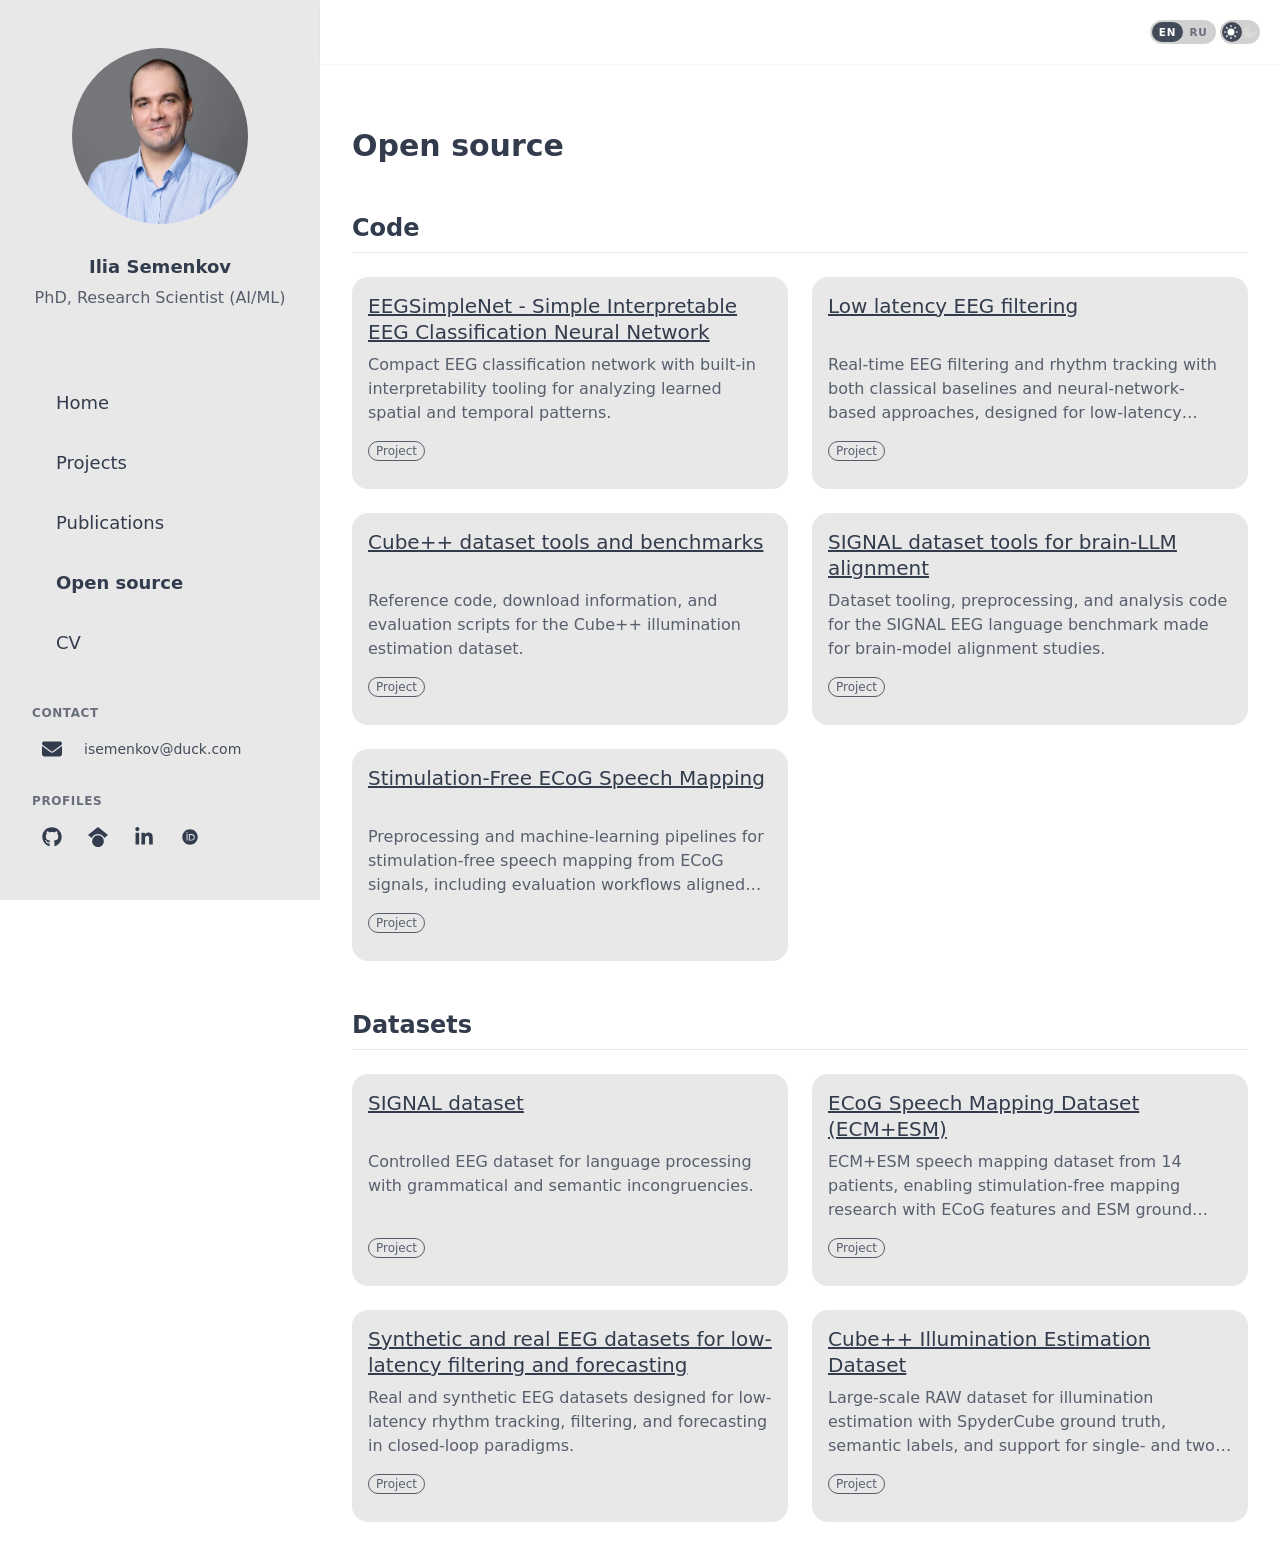
<file: open-source/index.html>
<!DOCTYPE html><html lang="en" data-astro-cid-sckkx6r4> <head><meta name="astro-view-transitions-enabled" content="true"><meta name="astro-view-transitions-fallback" content="animate"><script type="module" src="/_astro/ClientRouter.astro_astro_type_script_index_0_lang.QW52Ox2j.js"></script><meta charset="utf-8"><meta name="viewport" content="width=device-width,initial-scale=1"><link rel="icon" type="image/svg+xml" href="data:image/svg+xml,<svg xmlns=%22http://www.w3.org/2000/svg%22 viewBox=%220 0 100 100%22><text y=%22.9em%22 font-size=%2290%22>🎓</text></svg>"><meta name="generator" content="Astro v5.15.9"><!-- Sitemap --><link rel="sitemap" href="/sitemap-index.xml"><!-- Canonical + Alternate locales --><link rel="canonical" href="https://ivsemenkov.github.io/open-source"><link rel="alternate" hreflang="en" href="https://ivsemenkov.github.io/open-source"><link rel="alternate" hreflang="ru" href="https://ivsemenkov.github.io/ru/open-source"><link rel="alternate" hreflang="x-default" href="https://ivsemenkov.github.io/open-source"><!-- Primary Meta Tags --><title>Ilia Semenkov: Open source</title><meta name="title" content="Ilia Semenkov: Open source"><meta name="description" content="Ilia Semenkov, PhD is a research fellow at the Artificial Intelligence Research Institute, HSE University."><!-- Open Graph --><meta property="og:type" content="website"><meta property="og:url" content="https://ivsemenkov.github.io/open-source"><meta property="og:title" content="Ilia Semenkov: Open source"><meta property="og:description" content="Ilia Semenkov, PhD is a research fellow at the Artificial Intelligence Research Institute, HSE University."><meta property="og:image" content="https://ivsemenkov.github.io/favicon.svg"><!-- Twitter --><meta property="twitter:card" content="summary_large_image"><meta property="twitter:url" content="https://ivsemenkov.github.io/open-source"><meta property="twitter:title" content="Ilia Semenkov: Open source"><meta property="twitter:description" content="Ilia Semenkov, PhD is a research fellow at the Artificial Intelligence Research Institute, HSE University."><meta property="twitter:image" content="https://ivsemenkov.github.io/favicon.svg"><!-- Theme: one script, capture-phase click so toggle always wins. --><script>(function(){const lightTheme = "emerald";
const darkTheme = "night";

  var KEY = 'theme';
  var valid = [lightTheme, darkTheme];
  function getStored() {
    var s = localStorage.getItem(KEY);
    if (valid.indexOf(s) >= 0) return s;
    if (s) localStorage.setItem(KEY, lightTheme);
    return lightTheme;
  }
  function apply() {
    var cur = getStored();
    document.documentElement.setAttribute('data-theme', cur);
    document.documentElement.setAttribute('data-theme-mode', cur === darkTheme ? 'dark' : 'light');
  }
  function syncThemeMode() {
    var cur = document.documentElement.getAttribute('data-theme');
    if (cur) document.documentElement.setAttribute('data-theme-mode', cur === darkTheme ? 'dark' : 'light');
  }
  function syncCheckbox() {
    var cur = document.documentElement.getAttribute('data-theme');
    syncThemeMode();
    var toggles = document.querySelectorAll('[data-toggle-theme]');
    for (var i = 0; i < toggles.length; i++) {
      var el = toggles[i];
      var list = (el.getAttribute('data-toggle-theme') || '').split(',').map(function (s) {
        return s.trim();
      });
      if (list.length < 2) continue;
      var isDark = cur === list[0];
      var input = el.querySelector('input[type="checkbox"]');
      if (input) input.checked = isDark;
    }
  }
  function onToggleClick(ev) {
    var el = ev.target && ev.target.closest && ev.target.closest('[data-toggle-theme]');
    if (!el) return;
    ev.preventDefault();
    ev.stopPropagation();
    var list = (el.getAttribute('data-toggle-theme') || '').split(',').map(function (s) {
      return s.trim();
    });
    if (list.length < 2) return;
    var cur = document.documentElement.getAttribute('data-theme');
    var next = cur === list[0] ? list[1] : list[0];
    localStorage.setItem(KEY, next);
    document.documentElement.setAttribute('data-theme', next);
    syncCheckbox();
  }
  apply();
  syncCheckbox();
  var observer = new MutationObserver(function () {
    syncCheckbox();
  });
  observer.observe(document.documentElement, {
    attributes: true,
    attributeFilter: ['data-theme'],
  });
  document.addEventListener('click', onToggleClick, true);
  document.addEventListener('DOMContentLoaded', function () {
    syncCheckbox();
    setTimeout(syncCheckbox, 50);
  });
  document.addEventListener('astro:after-swap', function () {
    apply();
    syncCheckbox();
    [50, 150, 350, 600].forEach(function (ms) {
      setTimeout(syncCheckbox, ms);
    });
  });
})();</script><link rel="stylesheet" href="/_astro/cv.Db3l95e8.css">
<link rel="stylesheet" href="/_astro/cv.Ct8KvCHj.css"></head> <body data-astro-cid-sckkx6r4> <div class="bg-base-100 drawer lg:drawer-open " data-astro-cid-sckkx6r4> <input id="my-drawer" type="checkbox" class="drawer-toggle" data-astro-cid-sckkx6r4> <!-- Drawer content --> <div class="drawer-content bg-base-100" data-astro-cid-sckkx6r4> <div class="app-topbar sticky top-0 z-50 bg-base-100/95 text-base-content shadow-sm backdrop-blur supports-[backdrop-filter]:bg-base-100/80" data-astro-cid-sckkx6r4> <nav class="navbar app-navbar" data-astro-cid-sckkx6r4> <div class="navbar-start shrink-0" data-astro-cid-sckkx6r4>  <label for="my-drawer" class="btn btn-square btn-ghost lg:hidden" data-astro-cid-sckkx6r4> <!--
Pass any SVG icon as children (recommended width/height : w-6 h-6 or size-6)
By default, it's using your primary color for styling
--><div class="w-12 h-12 inline-flex items-center justify-center rounded-xl bg-primary/20 text-primary">  <svg xmlns="http://www.w3.org/2000/svg" fill="none" viewBox="0 0 24 24" stroke-width="1.5" class="size-6 stroke-current" data-astro-cid-sckkx6r4> <path stroke-linecap="round" stroke-linejoin="round" d="M3.75 6.75h16.5M3.75 12h16.5m-16.5 5.25h16.5" data-astro-cid-sckkx6r4></path> </svg>  </div> </label> </div> <div class="navbar-center min-w-0 flex-1 justify-center lg:hidden px-2" data-astro-cid-sckkx6r4> <span class="navbar-center-title truncate text-base font-black sm:text-lg" title="PhD, Research Scientist (AI/ML) Ilia Semenkov" data-astro-cid-sckkx6r4> Ilia Semenkov </span> </div> <div class="navbar-end app-navbar-end shrink-0 gap-1" data-astro-cid-sckkx6r4> <nav class="locale-toggle" aria-label="Site language" data-active-locale="en" data-astro-cid-got23tqz> <span class="locale-toggle-indicator" aria-hidden="true" data-astro-cid-got23tqz></span> <span class="locale-toggle-option locale-toggle-option--active" aria-current="page" lang="en" data-astro-cid-got23tqz> EN </span><a href="/ru/open-source" class="locale-toggle-option" data-locale-switch aria-label="Switch to Russian" title="Switch to Russian" lang="ru" data-astro-cid-got23tqz> RU </a> </nav>  <script type="module">document.documentElement.hasAttribute("data-locale-switch-bound")||(document.documentElement.setAttribute("data-locale-switch-bound","1"),document.addEventListener("click",e=>{const n=e.target?.closest?.("[data-locale-switch]");if(!n)return;const o=n.getAttribute("href");if(!o)return;e.preventDefault();const t=new URL(o,window.location.origin);t.search=window.location.search,t.hash=window.location.hash,window.location.assign(t.toString())}));</script> <button type="button" class="theme-toggle grid cursor-pointer place-items-center" data-toggle-theme="night,emerald" aria-label="Toggle theme" data-astro-cid-ygdvpqmu data-astro-transition-persist="astro-ucnox4ks-1"> <span class="theme-toggle-knob" aria-hidden="true" data-astro-cid-ygdvpqmu></span> <svg class="theme-icon-sun stroke-base-100 fill-base-100 col-start-1 row-start-1 transition-opacity" xmlns="http://www.w3.org/2000/svg" width="14" height="14" viewBox="0 0 24 24" fill="none" stroke="currentColor" stroke-width="2" stroke-linecap="round" stroke-linejoin="round" data-astro-cid-ygdvpqmu> <circle cx="12" cy="12" r="5" data-astro-cid-ygdvpqmu></circle> <path d="M12 1v2M12 21v2M4.2 4.2l1.4 1.4M18.4 18.4l1.4 1.4M1 12h2M21 12h2M4.2 19.8l1.4-1.4M18.4 5.6l1.4-1.4" data-astro-cid-ygdvpqmu></path> </svg> <svg class="theme-icon-moon stroke-base-100 fill-base-100 col-start-2 row-start-1 transition-opacity" xmlns="http://www.w3.org/2000/svg" width="14" height="14" viewBox="0 0 24 24" fill="none" stroke="currentColor" stroke-width="2" stroke-linecap="round" stroke-linejoin="round" data-astro-cid-ygdvpqmu> <path d="M21 12.79A9 9 0 1 1 11.21 3 7 7 0 0 0 21 12.79z" data-astro-cid-ygdvpqmu></path> </svg> </button>  </div> </nav> </div> <main class="app-main mx-auto flex max-w-full flex-col px-4 py-6 sm:px-6 sm:py-8 lg:max-w-5xl lg:px-8 lg:pt-16" data-astro-cid-sckkx6r4> <!-- Page content -->  <div class="prose max-w-none"> <h1 class="text-3xl font-bold mb-8">Open source</h1> <section id="code" class="mb-12"> <h2 class="text-2xl font-bold mb-6 border-b pb-2">Code</h2> <div class="grid grid-cols-1 md:grid-cols-2 gap-6 min-w-0"> <div class="card bg-base-200 min-w-0 overflow-hidden" id="code-eegsimplenet"> <div class="card-body card-body-compact min-w-0 overflow-hidden"> <div class="card-grid card-grid--3"> <h3 class="card-title text-xl min-w-0 break-words overflow-hidden card-grid__title"> <a href="https://github.com/ivsemenkov/EEGSimpleNet" target="_blank" rel="noopener noreferrer" class="hover:text-accent break-words" title="EEGSimpleNet - Simple Interpretable EEG Classification Neural Network"> EEGSimpleNet - Simple Interpretable EEG Classification Neural Network </a> </h3> <p class="text-base card-grid__description">Compact EEG classification network with built-in interpretability tooling for analyzing learned spatial and temporal patterns.</p> <div class="card-grid__row"> <div class="flex flex-wrap gap-2 items-start min-w-0"> <a href="/projects#project-brain-stimulus-alignment-compact-interpretable" class="badge badge-sm badge-outline link" title="Compact and interpretable neural decoders for EEG and MEG" data-astro-reload> Project </a> </div> </div> </div> </div> </div><div class="card bg-base-200 min-w-0 overflow-hidden" id="code-lowlatencyeegfiltering"> <div class="card-body card-body-compact min-w-0 overflow-hidden"> <div class="card-grid card-grid--3"> <h3 class="card-title text-xl min-w-0 break-words overflow-hidden card-grid__title"> <a href="https://github.com/ivsemenkov/LowLatencyEEGFiltering" target="_blank" rel="noopener noreferrer" class="hover:text-accent break-words" title="Low latency EEG filtering"> Low latency EEG filtering </a> </h3> <p class="text-base card-grid__description">Real-time EEG filtering and rhythm tracking with both classical baselines and neural-network-based approaches, designed for low-latency closed-loop setups.</p> <div class="card-grid__row"> <div class="flex flex-wrap gap-2 items-start min-w-0"> <a href="/projects#project-real-time-neural-filtering-low-latency" class="badge badge-sm badge-outline link" title="Low-latency neural signal tracking for real-time feedback" data-astro-reload> Project </a> </div> </div> </div> </div> </div><div class="card bg-base-200 min-w-0 overflow-hidden" id="code-cubeplusplus"> <div class="card-body card-body-compact min-w-0 overflow-hidden"> <div class="card-grid card-grid--3"> <h3 class="card-title text-xl min-w-0 break-words overflow-hidden card-grid__title"> <a href="https://github.com/Visillect/CubePlusPlus" target="_blank" rel="noopener noreferrer" class="hover:text-accent break-words" title="Cube++ dataset tools and benchmarks"> Cube++ dataset tools and benchmarks </a> </h3> <p class="text-base card-grid__description">Reference code, download information, and evaluation scripts for the Cube++ illumination estimation dataset.</p> <div class="card-grid__row"> <div class="flex flex-wrap gap-2 items-start min-w-0"> <a href="/projects#project-illumination-estimation-datasets-benchmarks" class="badge badge-sm badge-outline link" title="Illumination estimation benchmarks, datasets, and challenges" data-astro-reload> Project </a> </div> </div> </div> </div> </div><div class="card bg-base-200 min-w-0 overflow-hidden" id="code-signaldataset"> <div class="card-body card-body-compact min-w-0 overflow-hidden"> <div class="card-grid card-grid--3"> <h3 class="card-title text-xl min-w-0 break-words overflow-hidden card-grid__title"> <a href="https://github.com/AIRI-Institute/SIGNAL" target="_blank" rel="noopener noreferrer" class="hover:text-accent break-words" title="SIGNAL dataset tools for brain-LLM alignment"> SIGNAL dataset tools for brain-LLM alignment </a> </h3> <p class="text-base card-grid__description">Dataset tooling, preprocessing, and analysis code for the SIGNAL EEG language benchmark made for brain-model alignment studies.</p> <div class="card-grid__row"> <div class="flex flex-wrap gap-2 items-start min-w-0"> <a href="/projects#project-signal-dataset-language-eeg" class="badge badge-sm badge-outline link" title="SIGNAL: controlled EEG language data for brain-LLM alignment" data-astro-reload> Project </a> </div> </div> </div> </div> </div><div class="card bg-base-200 min-w-0 overflow-hidden" id="code-stimulationfreespeechmapping"> <div class="card-body card-body-compact min-w-0 overflow-hidden"> <div class="card-grid card-grid--3"> <h3 class="card-title text-xl min-w-0 break-words overflow-hidden card-grid__title"> <a href="https://github.com/AIRI-Institute/Stimulation-Free-Speech-Mapping" target="_blank" rel="noopener noreferrer" class="hover:text-accent break-words" title="Stimulation-Free ECoG Speech Mapping"> Stimulation-Free ECoG Speech Mapping </a> </h3> <p class="text-base card-grid__description">Preprocessing and machine-learning pipelines for stimulation-free speech mapping from ECoG signals, including evaluation workflows aligned with clinical ground truth.</p> <div class="card-grid__row"> <div class="flex flex-wrap gap-2 items-start min-w-0"> <a href="/projects#project-ecog-speech-mapping" class="badge badge-sm badge-outline link" title="Speech mapping from ECoG for neurosurgical decision support" data-astro-reload> Project </a> </div> </div> </div> </div> </div> </div> </section> <section id="datasets"> <h2 class="text-2xl font-bold mb-6 border-b pb-2">Datasets</h2> <div class="grid grid-cols-1 md:grid-cols-2 gap-6 min-w-0"> <div class="card bg-base-200 min-w-0 overflow-hidden" id="ds-signal-dataset"> <div class="card-body card-body-compact min-w-0 overflow-hidden"> <div class="card-grid card-grid--3"> <h3 class="card-title text-xl min-w-0 break-words overflow-hidden card-grid__title"> <a href="https://huggingface.co/datasets/ContributorsSIGNAL/SIGNAL" target="_blank" rel="noopener noreferrer" class="hover:text-accent break-words" title="SIGNAL dataset"> SIGNAL dataset </a> </h3> <p class="text-base card-grid__description">Controlled EEG dataset for language processing with grammatical and semantic incongruencies.</p> <div class="card-grid__row"> <div class="flex flex-wrap gap-2 items-start min-w-0"> <a href="/projects#project-signal-dataset-language-eeg" class="badge badge-sm badge-outline link" title="SIGNAL: controlled EEG language data for brain-LLM alignment" data-astro-reload> Project </a> </div> </div> </div> </div> </div><div class="card bg-base-200 min-w-0 overflow-hidden" id="ds-ecog-speech-mapping-dataset"> <div class="card-body card-body-compact min-w-0 overflow-hidden"> <div class="card-grid card-grid--3"> <h3 class="card-title text-xl min-w-0 break-words overflow-hidden card-grid__title"> <a href="https://osf.io/xuegw/" target="_blank" rel="noopener noreferrer" class="hover:text-accent break-words" title="ECoG Speech Mapping Dataset (ECM+ESM)"> ECoG Speech Mapping Dataset (ECM+ESM) </a> </h3> <p class="text-base card-grid__description">ECM+ESM speech mapping dataset from 14 patients, enabling stimulation-free mapping research with ECoG features and ESM ground truth.</p> <div class="card-grid__row"> <div class="flex flex-wrap gap-2 items-start min-w-0"> <a href="/projects#project-ecog-speech-mapping" class="badge badge-sm badge-outline link" title="Speech mapping from ECoG for neurosurgical decision support" data-astro-reload> Project </a> </div> </div> </div> </div> </div><div class="card bg-base-200 min-w-0 overflow-hidden" id="ds-alpha-filtering-datasets"> <div class="card-body card-body-compact min-w-0 overflow-hidden"> <div class="card-grid card-grid--3"> <h3 class="card-title text-xl min-w-0 break-words overflow-hidden card-grid__title"> <a href="https://zenodo.org/records/8207948" target="_blank" rel="noopener noreferrer" class="hover:text-accent break-words" title="Synthetic and real EEG datasets for low-latency filtering and forecasting"> Synthetic and real EEG datasets for low-latency filtering and forecasting </a> </h3> <p class="text-base card-grid__description">Real and synthetic EEG datasets designed for low-latency rhythm tracking, filtering, and forecasting in closed-loop paradigms.</p> <div class="card-grid__row"> <div class="flex flex-wrap gap-2 items-start min-w-0"> <a href="/projects#project-real-time-neural-filtering-low-latency" class="badge badge-sm badge-outline link" title="Low-latency neural signal tracking for real-time feedback" data-astro-reload> Project </a> </div> </div> </div> </div> </div><div class="card bg-base-200 min-w-0 overflow-hidden" id="ds-cubeplusplus-dataset"> <div class="card-body card-body-compact min-w-0 overflow-hidden"> <div class="card-grid card-grid--3"> <h3 class="card-title text-xl min-w-0 break-words overflow-hidden card-grid__title"> <a href="https://zenodo.org/records/4153431" target="_blank" rel="noopener noreferrer" class="hover:text-accent break-words" title="Cube++ Illumination Estimation Dataset"> Cube++ Illumination Estimation Dataset </a> </h3> <p class="text-base card-grid__description">Large-scale RAW dataset for illumination estimation with SpyderCube ground truth, semantic labels, and support for single- and two-illuminant setups.</p> <div class="card-grid__row"> <div class="flex flex-wrap gap-2 items-start min-w-0"> <a href="/projects#project-illumination-estimation-datasets-benchmarks" class="badge badge-sm badge-outline link" title="Illumination estimation benchmarks, datasets, and challenges" data-astro-reload> Project </a> </div> </div> </div> </div> </div> </div> </section> </div>  </main> </div> <!-- Drawer side --> <div class="drawer-side drawer-layer z-40" data-astro-cid-sckkx6r4> <label for="my-drawer" aria-label="Close sidebar" class="drawer-overlay" data-astro-cid-sckkx6r4></label> <aside class="mobile-drawer-panel flex min-h-[100dvh] w-[20rem] max-w-[85vw] flex-col overflow-y-auto overscroll-contain bg-base-200 px-4 pt-4 pb-[max(env(safe-area-inset-bottom),5rem)] text-base-content lg:pb-[calc(env(safe-area-inset-bottom)+0.75rem)]" data-astro-cid-o5wx45wj> <div class="my-4 flex h-full flex-col gap-8 lg:my-8" data-astro-cid-o5wx45wj> <div data-astro-cid-o5wx45wj> <!-- Same block on every page: visible on Projects/Publications/Open source, invisible on Home/CV so nav aligns exactly --> <div class="navbar-top-block flex justify-center items-center flex-col" data-astro-cid-o5wx45wj> <img src="/_astro/profile_pictures.Dmzy9cGh_Z1RyMHF.webp" alt="Profile picture of Ilia Semenkov" data-astro-cid-o5wx45wj="true" loading="lazy" decoding="async" fetchpriority="auto" width="1756" height="1615" class="mask mask-circle size-44"> <h1 class="navbar-identity mt-8 hidden lg:block" data-astro-cid-o5wx45wj> <span class="navbar-identity__name" data-astro-cid-o5wx45wj>Ilia Semenkov</span> <span class="navbar-identity__title" data-astro-cid-o5wx45wj>PhD, Research Scientist (AI/ML)</span> </h1> </div> <div class="mx-4 mt-8 lg:mt-16" data-astro-cid-o5wx45wj> <ul class="menu menu-md grow shrink space-y-4 overflow-y-auto pb-2" data-astro-cid-o5wx45wj> <li data-astro-cid-o5wx45wj><a href="/" class="text-lg" data-astro-cid-o5wx45wj>Home</a></li> <li data-astro-cid-o5wx45wj><a href="/projects" class="text-lg" data-astro-cid-o5wx45wj>Projects</a></li> <li data-astro-cid-o5wx45wj><a href="/publications" class="text-lg" data-astro-cid-o5wx45wj>Publications</a></li> <li data-astro-cid-o5wx45wj><a href="/open-source" class="text-lg font-bold" data-astro-cid-o5wx45wj>Open source</a></li> <li data-astro-cid-o5wx45wj><a href="/cv" class="text-lg" data-astro-cid-o5wx45wj>CV</a></li> </ul> </div> </div> <div class="mx-4 space-y-6 lg:mt-auto" data-astro-cid-o5wx45wj> <div data-astro-cid-o5wx45wj> <h2 class="text-xs font-semibold uppercase tracking-wider text-base-content/70 mb-2" data-astro-cid-o5wx45wj>Contact</h2> <div class="flex items-center gap-3" data-astro-cid-o5wx45wj> <a href="mailto:isemenkov@duck.com" class="size-10 inline-flex items-center justify-center rounded-xl hover:bg-primary/20 transition-all duration-300 shrink-0" aria-label="Email" data-astro-cid-o5wx45wj> <svg viewBox="0 0 512 512" class="size-5" fill="currentColor" data-astro-cid-o5wx45wj="true"><!--!Font Awesome Free 6.7.2 by @fontawesome - https://fontawesome.com License - https://fontawesome.com/license/free Copyright 2025 Fonticons, Inc.--><path d="M48 64C21.5 64 0 85.5 0 112c0 15.1 7.1 29.3 19.2 38.4L236.8 313.6c11.4 8.5 27 8.5 38.4 0L492.8 150.4c12.1-9.1 19.2-23.3 19.2-38.4c0-26.5-21.5-48-48-48L48 64zM0 176L0 384c0 35.3 28.7 64 64 64l384 0c35.3 0 64-28.7 64-64l0-208L294.4 339.2c-22.8 17.1-54 17.1-76.8 0L0 176z" /></svg> </a> <button type="button" class="copy-email text-sm text-base-content/90 hover:text-base-content hover:underline cursor-pointer focus:outline-none focus:underline text-left" data-email="isemenkov@duck.com" title="Copy email" data-astro-cid-o5wx45wj> isemenkov@duck.com </button> </div> </div> <div data-astro-cid-o5wx45wj> <h2 class="text-xs font-semibold uppercase tracking-wider text-base-content/70 mb-2" data-astro-cid-o5wx45wj>Profiles</h2> <div class="flex flex-wrap items-center justify-start gap-1.5">  <a href="https://github.com/ivsemenkov" target="_blank" rel="noopener noreferrer" class="size-10 inline-flex items-center justify-center rounded-xl hover:bg-primary/20 transition-all duration-300" aria-label="GitHub"> <svg viewBox="0 0 496 512" class="size-5" fill="currentColor"><!--!Font Awesome Free 6.7.2 by @fontawesome - https://fontawesome.com License - https://fontawesome.com/license/free Copyright 2025 Fonticons, Inc.--><path d="M165.9 397.4c0 2-2.3 3.6-5.2 3.6-3.3 .3-5.6-1.3-5.6-3.6 0-2 2.3-3.6 5.2-3.6 3-.3 5.6 1.3 5.6 3.6zm-31.1-4.5c-.7 2 1.3 4.3 4.3 4.9 2.6 1 5.6 0 6.2-2s-1.3-4.3-4.3-5.2c-2.6-.7-5.5 .3-6.2 2.3zm44.2-1.7c-2.9 .7-4.9 2.6-4.6 4.9 .3 2 2.9 3.3 5.9 2.6 2.9-.7 4.9-2.6 4.6-4.6-.3-1.9-3-3.2-5.9-2.9zM244.8 8C106.1 8 0 113.3 0 252c0 110.9 69.8 205.8 169.5 239.2 12.8 2.3 17.3-5.6 17.3-12.1 0-6.2-.3-40.4-.3-61.4 0 0-70 15-84.7-29.8 0 0-11.4-29.1-27.8-36.6 0 0-22.9-15.7 1.6-15.4 0 0 24.9 2 38.6 25.8 21.9 38.6 58.6 27.5 72.9 20.9 2.3-16 8.8-27.1 16-33.7-55.9-6.2-112.3-14.3-112.3-110.5 0-27.5 7.6-41.3 23.6-58.9-2.6-6.5-11.1-33.3 2.6-67.9 20.9-6.5 69 27 69 27 20-5.6 41.5-8.5 62.8-8.5s42.8 2.9 62.8 8.5c0 0 48.1-33.6 69-27 13.7 34.7 5.2 61.4 2.6 67.9 16 17.7 25.8 31.5 25.8 58.9 0 96.5-58.9 104.2-114.8 110.5 9.2 7.9 17 22.9 17 46.4 0 33.7-.3 75.4-.3 83.6 0 6.5 4.6 14.4 17.3 12.1C428.2 457.8 496 362.9 496 252 496 113.3 383.5 8 244.8 8zM97.2 352.9c-1.3 1-1 3.3 .7 5.2 1.6 1.6 3.9 2.3 5.2 1 1.3-1 1-3.3-.7-5.2-1.6-1.6-3.9-2.3-5.2-1zm-10.8-8.1c-.7 1.3 .3 2.9 2.3 3.9 1.6 1 3.6 .7 4.3-.7 .7-1.3-.3-2.9-2.3-3.9-2-.6-3.6-.3-4.3 .7zm32.4 35.6c-1.6 1.3-1 4.3 1.3 6.2 2.3 2.3 5.2 2.6 6.5 1 1.3-1.3 .7-4.3-1.3-6.2-2.2-2.3-5.2-2.6-6.5-1zm-11.4-14.7c-1.6 1-1.6 3.6 0 5.9 1.6 2.3 4.3 3.3 5.6 2.3 1.6-1.3 1.6-3.9 0-6.2-1.4-2.3-4-3.3-5.6-2z" /></svg> </a> <a href="https://scholar.google.com/citations?user=fR4qppEAAAAJ" target="_blank" rel="noopener noreferrer" class="size-10 inline-flex items-center justify-center rounded-xl hover:bg-primary/20 transition-all duration-300" aria-label="Google Scholar"> <svg viewBox="0 0 512 512" class="size-5" fill="currentColor"><!--!Font Awesome Free 6.7.2 by @fontawesome - https://fontawesome.com License - https://fontawesome.com/license/free Copyright 2025 Fonticons, Inc.--><path d="M390.9 298.5c0 0 0 .1 .1 .1c9.2 19.4 14.4 41.1 14.4 64C405.3 445.1 338.5 512 256 512s-149.3-66.9-149.3-149.3c0-22.9 5.2-44.6 14.4-64h0c1.7-3.6 3.6-7.2 5.6-10.7c4.4-7.6 9.4-14.7 15-21.3c27.4-32.6 68.5-53.3 114.4-53.3c33.6 0 64.6 11.1 89.6 29.9c9.1 6.9 17.4 14.7 24.8 23.5c5.6 6.6 10.6 13.8 15 21.3c2 3.4 3.8 7 5.5 10.5zm26.4-18.8c-30.1-58.4-91-98.4-161.3-98.4s-131.2 40-161.3 98.4L0 202.7 256 0 512 202.7l-94.7 77.1z" /></svg> </a> <a href="https://www.linkedin.com/in/ilia-semenkov-588487223/" target="_blank" rel="noopener noreferrer" class="size-10 inline-flex items-center justify-center rounded-xl hover:bg-primary/20 transition-all duration-300" aria-label="LinkedIn"> <svg viewBox="0 0 448 512" class="size-5" fill="currentColor"><!--!Font Awesome Free 6.7.2 by @fontawesome - https://fontawesome.com License - https://fontawesome.com/license/free Copyright 2025 Fonticons, Inc.--><path d="M100.3 448H7.4V148.9h92.9zM53.8 108.1C24.1 108.1 0 83.5 0 53.8a53.8 53.8 0 0 1 107.6 0c0 29.7-24.1 54.3-53.8 54.3zM447.9 448h-92.7V302.4c0-34.7-.7-79.2-48.3-79.2-48.3 0-55.7 37.7-55.7 76.7V448h-92.8V148.9h89.1v40.8h1.3c12.4-23.5 42.7-48.3 87.9-48.3 94 0 111.3 61.9 111.3 142.3V448z" /></svg> </a>  <a href="https://orcid.org/0000-0003-1515-7062" target="_blank" rel="noopener noreferrer" class="size-10 inline-flex items-center justify-center rounded-xl hover:bg-primary/20 transition-all duration-300" aria-label="ORCID"> <svg viewBox="0 0 640 640" class="size-5" fill="currentColor"><!--!Font Awesome Free v7.0.0 by @fontawesome - https://fontawesome.com License - https://fontawesome.com/license/free Copyright 2025 Fonticons, Inc.--><path d="M358.7 252.2L312.8 252.2L312.8 406L360.3 406C427.9 406 443.4 354.7 443.4 329.1C443.4 287.5 416.9 252.2 358.7 252.2zM320 72C183 72 72 183 72 320C72 457 183 568 320 568C457 568 568 457 568 320C568 183 457 72 320 72zM239.2 432.8L209.4 432.8L209.4 225.3L239.2 225.3L239.2 432.8zM224.3 162.5C235.1 162.5 243.9 171.3 243.9 182.1C243.9 192.9 235.1 201.7 224.3 201.7C213.5 201.7 204.7 192.9 204.7 182.1C204.7 171.3 213.5 162.5 224.3 162.5zM364 433L283 433L283 225.3L363.6 225.3C440.3 225.3 474 280.1 474 329.2C474 382.5 432.3 433.1 364 433.1z" /></svg> </a> </div> </div> </div> </div> </aside>  <script>(function(){const copiedText = "Copied!";

  document.addEventListener('click', (event) => {
    const btn = event.target?.closest?.('.copy-email');
    if (!btn || !btn.dataset.email) return;
    const email = btn.dataset.email;
    navigator.clipboard?.writeText(email).then(() => {
      const original = btn.textContent;
      btn.textContent = copiedText;
      btn.classList.add('text-success');
      setTimeout(() => {
        btn.textContent = original;
        btn.classList.remove('text-success');
      }, 1500);
    });
  });
})();</script> </div> </div> <script type="module">function n(){const e=window.location.hash?.slice(1);if(!e)return;const o=()=>{const t=document.getElementById(e);if(!t)return;const i=t.getBoundingClientRect().top+window.scrollY-88;window.scrollTo({top:Math.max(0,i),behavior:"smooth"}),t.classList.add("anchor-highlight"),setTimeout(()=>t.classList.remove("anchor-highlight"),2500)};o(),document.getElementById(e)||requestAnimationFrame(()=>requestAnimationFrame(o))}n();window.addEventListener("hashchange",n);document.addEventListener("astro:page-load",n);</script> </body> </html>
</file>
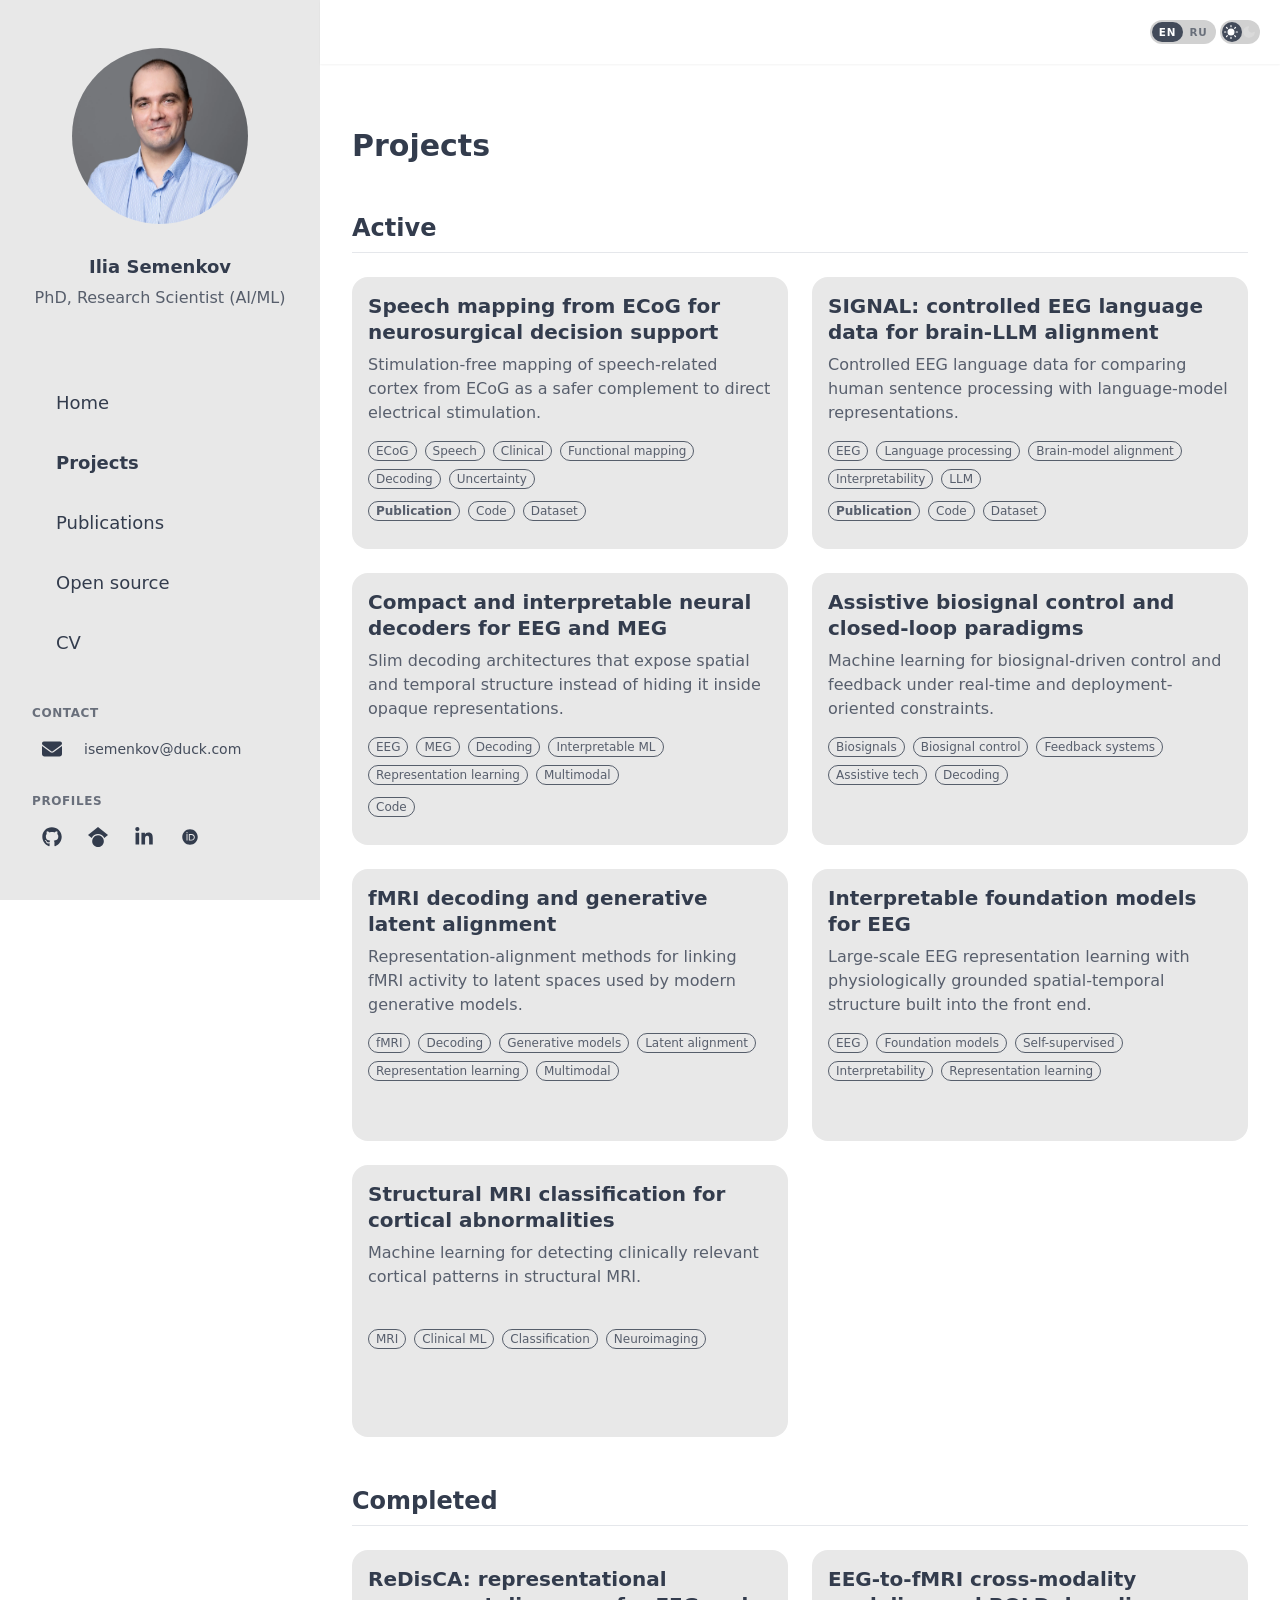
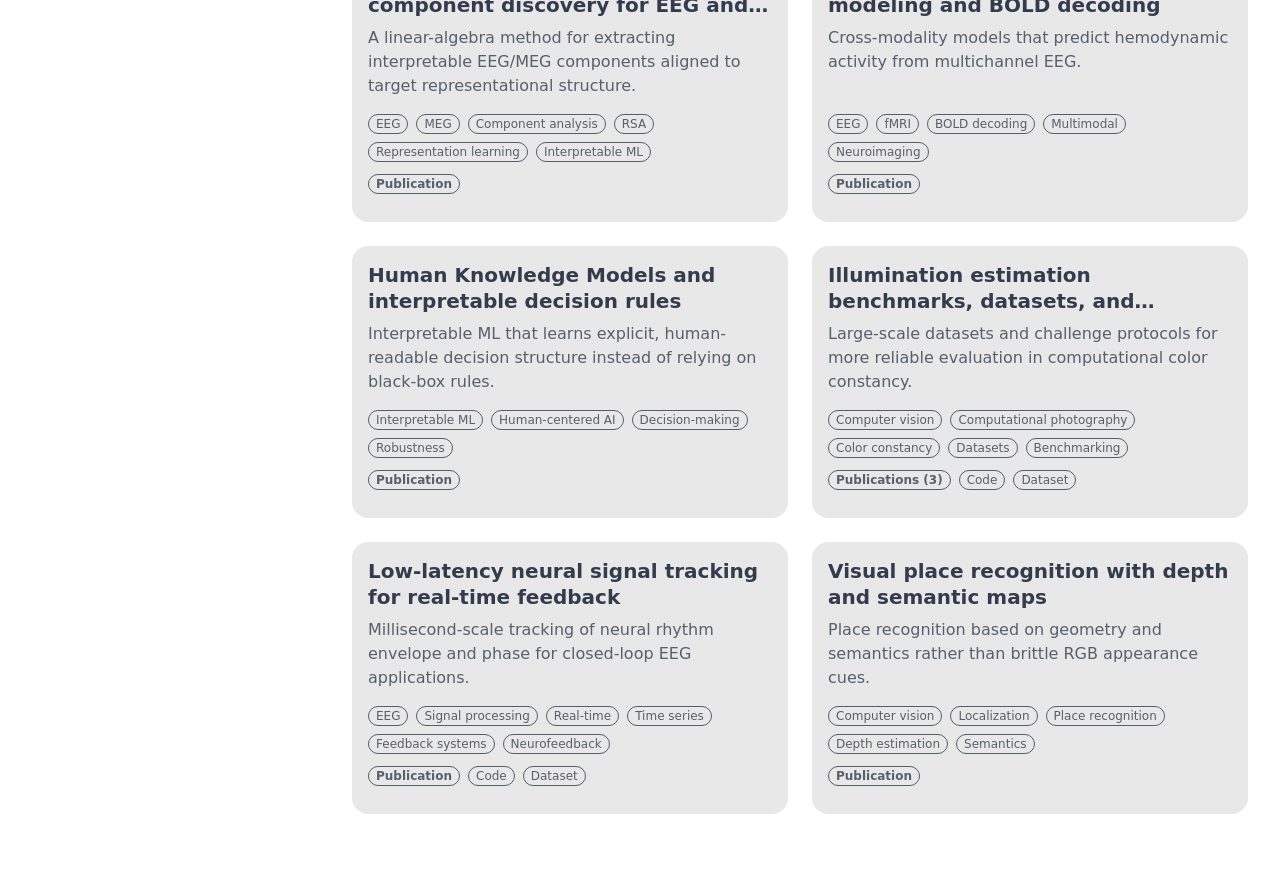
<file: projects/index.html>
<!DOCTYPE html><html lang="en" data-astro-cid-sckkx6r4> <head><meta name="astro-view-transitions-enabled" content="true"><meta name="astro-view-transitions-fallback" content="animate"><script type="module" src="/_astro/ClientRouter.astro_astro_type_script_index_0_lang.QW52Ox2j.js"></script><meta charset="utf-8"><meta name="viewport" content="width=device-width,initial-scale=1"><link rel="icon" type="image/svg+xml" href="data:image/svg+xml,<svg xmlns=%22http://www.w3.org/2000/svg%22 viewBox=%220 0 100 100%22><text y=%22.9em%22 font-size=%2290%22>🎓</text></svg>"><meta name="generator" content="Astro v5.15.9"><!-- Sitemap --><link rel="sitemap" href="/sitemap-index.xml"><!-- Canonical + Alternate locales --><link rel="canonical" href="https://ivsemenkov.github.io/projects"><link rel="alternate" hreflang="en" href="https://ivsemenkov.github.io/projects"><link rel="alternate" hreflang="ru" href="https://ivsemenkov.github.io/ru/projects"><link rel="alternate" hreflang="x-default" href="https://ivsemenkov.github.io/projects"><!-- Primary Meta Tags --><title>Ilia Semenkov: Projects</title><meta name="title" content="Ilia Semenkov: Projects"><meta name="description" content="Ilia Semenkov, PhD is a research fellow at the Artificial Intelligence Research Institute, HSE University."><!-- Open Graph --><meta property="og:type" content="website"><meta property="og:url" content="https://ivsemenkov.github.io/projects"><meta property="og:title" content="Ilia Semenkov: Projects"><meta property="og:description" content="Ilia Semenkov, PhD is a research fellow at the Artificial Intelligence Research Institute, HSE University."><meta property="og:image" content="https://ivsemenkov.github.io/favicon.svg"><!-- Twitter --><meta property="twitter:card" content="summary_large_image"><meta property="twitter:url" content="https://ivsemenkov.github.io/projects"><meta property="twitter:title" content="Ilia Semenkov: Projects"><meta property="twitter:description" content="Ilia Semenkov, PhD is a research fellow at the Artificial Intelligence Research Institute, HSE University."><meta property="twitter:image" content="https://ivsemenkov.github.io/favicon.svg"><!-- Theme: one script, capture-phase click so toggle always wins. --><script>(function(){const lightTheme = "emerald";
const darkTheme = "night";

  var KEY = 'theme';
  var valid = [lightTheme, darkTheme];
  function getStored() {
    var s = localStorage.getItem(KEY);
    if (valid.indexOf(s) >= 0) return s;
    if (s) localStorage.setItem(KEY, lightTheme);
    return lightTheme;
  }
  function apply() {
    var cur = getStored();
    document.documentElement.setAttribute('data-theme', cur);
    document.documentElement.setAttribute('data-theme-mode', cur === darkTheme ? 'dark' : 'light');
  }
  function syncThemeMode() {
    var cur = document.documentElement.getAttribute('data-theme');
    if (cur) document.documentElement.setAttribute('data-theme-mode', cur === darkTheme ? 'dark' : 'light');
  }
  function syncCheckbox() {
    var cur = document.documentElement.getAttribute('data-theme');
    syncThemeMode();
    var toggles = document.querySelectorAll('[data-toggle-theme]');
    for (var i = 0; i < toggles.length; i++) {
      var el = toggles[i];
      var list = (el.getAttribute('data-toggle-theme') || '').split(',').map(function (s) {
        return s.trim();
      });
      if (list.length < 2) continue;
      var isDark = cur === list[0];
      var input = el.querySelector('input[type="checkbox"]');
      if (input) input.checked = isDark;
    }
  }
  function onToggleClick(ev) {
    var el = ev.target && ev.target.closest && ev.target.closest('[data-toggle-theme]');
    if (!el) return;
    ev.preventDefault();
    ev.stopPropagation();
    var list = (el.getAttribute('data-toggle-theme') || '').split(',').map(function (s) {
      return s.trim();
    });
    if (list.length < 2) return;
    var cur = document.documentElement.getAttribute('data-theme');
    var next = cur === list[0] ? list[1] : list[0];
    localStorage.setItem(KEY, next);
    document.documentElement.setAttribute('data-theme', next);
    syncCheckbox();
  }
  apply();
  syncCheckbox();
  var observer = new MutationObserver(function () {
    syncCheckbox();
  });
  observer.observe(document.documentElement, {
    attributes: true,
    attributeFilter: ['data-theme'],
  });
  document.addEventListener('click', onToggleClick, true);
  document.addEventListener('DOMContentLoaded', function () {
    syncCheckbox();
    setTimeout(syncCheckbox, 50);
  });
  document.addEventListener('astro:after-swap', function () {
    apply();
    syncCheckbox();
    [50, 150, 350, 600].forEach(function (ms) {
      setTimeout(syncCheckbox, ms);
    });
  });
})();</script><link rel="stylesheet" href="/_astro/cv.Db3l95e8.css">
<link rel="stylesheet" href="/_astro/cv.Ct8KvCHj.css">
<style>.project-related[data-astro-cid-aid3sr62] .badge[data-astro-cid-aid3sr62]{white-space:normal;word-break:break-word;display:inline-flex;align-items:center}.project-expand-content[data-astro-cid-aid3sr62].hidden{display:none}
</style></head> <body data-astro-cid-sckkx6r4> <div class="bg-base-100 drawer lg:drawer-open " data-astro-cid-sckkx6r4> <input id="my-drawer" type="checkbox" class="drawer-toggle" data-astro-cid-sckkx6r4> <!-- Drawer content --> <div class="drawer-content bg-base-100" data-astro-cid-sckkx6r4> <div class="app-topbar sticky top-0 z-50 bg-base-100/95 text-base-content shadow-sm backdrop-blur supports-[backdrop-filter]:bg-base-100/80" data-astro-cid-sckkx6r4> <nav class="navbar app-navbar" data-astro-cid-sckkx6r4> <div class="navbar-start shrink-0" data-astro-cid-sckkx6r4>  <label for="my-drawer" class="btn btn-square btn-ghost lg:hidden" data-astro-cid-sckkx6r4> <!--
Pass any SVG icon as children (recommended width/height : w-6 h-6 or size-6)
By default, it's using your primary color for styling
--><div class="w-12 h-12 inline-flex items-center justify-center rounded-xl bg-primary/20 text-primary">  <svg xmlns="http://www.w3.org/2000/svg" fill="none" viewBox="0 0 24 24" stroke-width="1.5" class="size-6 stroke-current" data-astro-cid-sckkx6r4> <path stroke-linecap="round" stroke-linejoin="round" d="M3.75 6.75h16.5M3.75 12h16.5m-16.5 5.25h16.5" data-astro-cid-sckkx6r4></path> </svg>  </div> </label> </div> <div class="navbar-center min-w-0 flex-1 justify-center lg:hidden px-2" data-astro-cid-sckkx6r4> <span class="navbar-center-title truncate text-base font-black sm:text-lg" title="PhD, Research Scientist (AI/ML) Ilia Semenkov" data-astro-cid-sckkx6r4> Ilia Semenkov </span> </div> <div class="navbar-end app-navbar-end shrink-0 gap-1" data-astro-cid-sckkx6r4> <nav class="locale-toggle" aria-label="Site language" data-active-locale="en" data-astro-cid-got23tqz> <span class="locale-toggle-indicator" aria-hidden="true" data-astro-cid-got23tqz></span> <span class="locale-toggle-option locale-toggle-option--active" aria-current="page" lang="en" data-astro-cid-got23tqz> EN </span><a href="/ru/projects" class="locale-toggle-option" data-locale-switch aria-label="Switch to Russian" title="Switch to Russian" lang="ru" data-astro-cid-got23tqz> RU </a> </nav>  <script type="module">document.documentElement.hasAttribute("data-locale-switch-bound")||(document.documentElement.setAttribute("data-locale-switch-bound","1"),document.addEventListener("click",e=>{const n=e.target?.closest?.("[data-locale-switch]");if(!n)return;const o=n.getAttribute("href");if(!o)return;e.preventDefault();const t=new URL(o,window.location.origin);t.search=window.location.search,t.hash=window.location.hash,window.location.assign(t.toString())}));</script> <button type="button" class="theme-toggle grid cursor-pointer place-items-center" data-toggle-theme="night,emerald" aria-label="Toggle theme" data-astro-cid-ygdvpqmu data-astro-transition-persist="astro-ucnox4ks-1"> <span class="theme-toggle-knob" aria-hidden="true" data-astro-cid-ygdvpqmu></span> <svg class="theme-icon-sun stroke-base-100 fill-base-100 col-start-1 row-start-1 transition-opacity" xmlns="http://www.w3.org/2000/svg" width="14" height="14" viewBox="0 0 24 24" fill="none" stroke="currentColor" stroke-width="2" stroke-linecap="round" stroke-linejoin="round" data-astro-cid-ygdvpqmu> <circle cx="12" cy="12" r="5" data-astro-cid-ygdvpqmu></circle> <path d="M12 1v2M12 21v2M4.2 4.2l1.4 1.4M18.4 18.4l1.4 1.4M1 12h2M21 12h2M4.2 19.8l1.4-1.4M18.4 5.6l1.4-1.4" data-astro-cid-ygdvpqmu></path> </svg> <svg class="theme-icon-moon stroke-base-100 fill-base-100 col-start-2 row-start-1 transition-opacity" xmlns="http://www.w3.org/2000/svg" width="14" height="14" viewBox="0 0 24 24" fill="none" stroke="currentColor" stroke-width="2" stroke-linecap="round" stroke-linejoin="round" data-astro-cid-ygdvpqmu> <path d="M21 12.79A9 9 0 1 1 11.21 3 7 7 0 0 0 21 12.79z" data-astro-cid-ygdvpqmu></path> </svg> </button>  </div> </nav> </div> <main class="app-main mx-auto flex max-w-full flex-col px-4 py-6 sm:px-6 sm:py-8 lg:max-w-5xl lg:px-8 lg:pt-16" data-astro-cid-sckkx6r4> <!-- Page content -->  <div class="prose max-w-none" data-astro-cid-aid3sr62> <h1 class="text-3xl font-bold mb-8" data-astro-cid-aid3sr62>Projects</h1> <section class="mb-12" data-astro-cid-aid3sr62> <h2 class="text-2xl font-bold mb-6 border-b pb-2" data-astro-cid-aid3sr62>Active</h2> <div class="grid grid-cols-1 md:grid-cols-2 gap-6" data-astro-cid-aid3sr62> <div class="card bg-base-200" id="project-ecog-speech-mapping"> <div class="card-body card-body-compact"> <div class="card-grid card-grid--4"> <h2 class="card-title text-xl card-grid__title" title="Speech mapping from ECoG for neurosurgical decision support">Speech mapping from ECoG for neurosurgical decision support</h2> <p class="text-base card-grid__description">Stimulation-free mapping of speech-related cortex from ECoG as a safer complement to direct electrical stimulation.</p> <div class="card-grid__row card-grid__tags"> <div class="flex flex-wrap gap-2"> <span class="badge badge-sm badge-outline">ECoG</span><span class="badge badge-sm badge-outline">Speech</span><span class="badge badge-sm badge-outline">Clinical</span><span class="badge badge-sm badge-outline">Functional mapping</span><span class="badge badge-sm badge-outline">Decoding</span><span class="badge badge-sm badge-outline">Uncertainty</span> </div> </div> <div class="card-grid__row project-related"> <div class="flex flex-wrap gap-2 items-center"> <a href="/publications#pub-Voskoboynikov_2025" class="badge badge-sm badge-outline link font-semibold" title="Towards stimulation-free automatic electrocorticographic speech mapping in neurosurgery patients" data-astro-reload> Publication </a> <a href="/open-source#code-stimulationfreespeechmapping" class="badge badge-sm badge-outline link" title="Stimulation-Free ECoG Speech Mapping" data-astro-reload> Code </a> <a href="/open-source#ds-ecog-speech-mapping-dataset" class="badge badge-sm badge-outline link" title="ECoG Speech Mapping Dataset (ECM+ESM)" data-astro-reload> Dataset </a> </div> <div class="project-expand-content-area flex flex-col gap-2 mt-1">    </div> </div> </div> </div> </div><div class="card bg-base-200" id="project-signal-dataset-language-eeg"> <div class="card-body card-body-compact"> <div class="card-grid card-grid--4"> <h2 class="card-title text-xl card-grid__title" title="SIGNAL: controlled EEG language data for brain-LLM alignment">SIGNAL: controlled EEG language data for brain-LLM alignment</h2> <p class="text-base card-grid__description">Controlled EEG language data for comparing human sentence processing with language-model representations.</p> <div class="card-grid__row card-grid__tags"> <div class="flex flex-wrap gap-2"> <span class="badge badge-sm badge-outline">EEG</span><span class="badge badge-sm badge-outline">Language processing</span><span class="badge badge-sm badge-outline">Brain-model alignment</span><span class="badge badge-sm badge-outline">Interpretability</span><span class="badge badge-sm badge-outline">LLM</span> </div> </div> <div class="card-grid__row project-related"> <div class="flex flex-wrap gap-2 items-center"> <a href="/publications#pub-Komissarenko2025" class="badge badge-sm badge-outline link font-semibold" title="SIGNAL: Dataset for Semantic and Inferred Grammar Neurological Analysis of Language" data-astro-reload> Publication </a> <a href="/open-source#code-signaldataset" class="badge badge-sm badge-outline link" title="SIGNAL dataset tools for brain-LLM alignment" data-astro-reload> Code </a> <a href="/open-source#ds-signal-dataset" class="badge badge-sm badge-outline link" title="SIGNAL dataset" data-astro-reload> Dataset </a> </div> <div class="project-expand-content-area flex flex-col gap-2 mt-1">    </div> </div> </div> </div> </div><div class="card bg-base-200" id="project-brain-stimulus-alignment-compact-interpretable"> <div class="card-body card-body-compact"> <div class="card-grid card-grid--4"> <h2 class="card-title text-xl card-grid__title" title="Compact and interpretable neural decoders for EEG and MEG">Compact and interpretable neural decoders for EEG and MEG</h2> <p class="text-base card-grid__description">Slim decoding architectures that expose spatial and temporal structure instead of hiding it inside opaque representations.</p> <div class="card-grid__row card-grid__tags"> <div class="flex flex-wrap gap-2"> <span class="badge badge-sm badge-outline">EEG</span><span class="badge badge-sm badge-outline">MEG</span><span class="badge badge-sm badge-outline">Decoding</span><span class="badge badge-sm badge-outline">Interpretable ML</span><span class="badge badge-sm badge-outline">Representation learning</span><span class="badge badge-sm badge-outline">Multimodal</span> </div> </div> <div class="card-grid__row project-related"> <div class="flex flex-wrap gap-2 items-center">  <a href="/open-source#code-eegsimplenet" class="badge badge-sm badge-outline link" title="EEGSimpleNet - Simple Interpretable EEG Classification Neural Network" data-astro-reload> Code </a>  </div> <div class="project-expand-content-area flex flex-col gap-2 mt-1">    </div> </div> </div> </div> </div><div class="card bg-base-200" id="project-assistive-control-and-closed-loop-biosignals"> <div class="card-body card-body-compact"> <div class="card-grid card-grid--4"> <h2 class="card-title text-xl card-grid__title" title="Assistive biosignal control and closed-loop paradigms">Assistive biosignal control and closed-loop paradigms</h2> <p class="text-base card-grid__description">Machine learning for biosignal-driven control and feedback under real-time and deployment-oriented constraints.</p> <div class="card-grid__row card-grid__tags"> <div class="flex flex-wrap gap-2"> <span class="badge badge-sm badge-outline">Biosignals</span><span class="badge badge-sm badge-outline">Biosignal control</span><span class="badge badge-sm badge-outline">Feedback systems</span><span class="badge badge-sm badge-outline">Assistive tech</span><span class="badge badge-sm badge-outline">Decoding</span> </div> </div> <div class="card-grid__row project-related"> <div class="flex flex-wrap gap-2 items-center">    </div> <div class="project-expand-content-area flex flex-col gap-2 mt-1">    </div> </div> </div> </div> </div><div class="card bg-base-200" id="project-fmri-decoding-and-generative-models"> <div class="card-body card-body-compact"> <div class="card-grid card-grid--4"> <h2 class="card-title text-xl card-grid__title" title="fMRI decoding and generative latent alignment">fMRI decoding and generative latent alignment</h2> <p class="text-base card-grid__description">Representation-alignment methods for linking fMRI activity to latent spaces used by modern generative models.</p> <div class="card-grid__row card-grid__tags"> <div class="flex flex-wrap gap-2"> <span class="badge badge-sm badge-outline">fMRI</span><span class="badge badge-sm badge-outline">Decoding</span><span class="badge badge-sm badge-outline">Generative models</span><span class="badge badge-sm badge-outline">Latent alignment</span><span class="badge badge-sm badge-outline">Representation learning</span><span class="badge badge-sm badge-outline">Multimodal</span> </div> </div> <div class="card-grid__row project-related"> <div class="flex flex-wrap gap-2 items-center">    </div> <div class="project-expand-content-area flex flex-col gap-2 mt-1">    </div> </div> </div> </div> </div><div class="card bg-base-200" id="project-eeg-foundation-models"> <div class="card-body card-body-compact"> <div class="card-grid card-grid--4"> <h2 class="card-title text-xl card-grid__title" title="Interpretable foundation models for EEG">Interpretable foundation models for EEG</h2> <p class="text-base card-grid__description">Large-scale EEG representation learning with physiologically grounded spatial-temporal structure built into the front end.</p> <div class="card-grid__row card-grid__tags"> <div class="flex flex-wrap gap-2"> <span class="badge badge-sm badge-outline">EEG</span><span class="badge badge-sm badge-outline">Foundation models</span><span class="badge badge-sm badge-outline">Self-supervised</span><span class="badge badge-sm badge-outline">Interpretability</span><span class="badge badge-sm badge-outline">Representation learning</span> </div> </div> <div class="card-grid__row project-related"> <div class="flex flex-wrap gap-2 items-center">    </div> <div class="project-expand-content-area flex flex-col gap-2 mt-1">    </div> </div> </div> </div> </div><div class="card bg-base-200" id="project-clinical-mri-structural-classification"> <div class="card-body card-body-compact"> <div class="card-grid card-grid--4"> <h2 class="card-title text-xl card-grid__title" title="Structural MRI classification for cortical abnormalities">Structural MRI classification for cortical abnormalities</h2> <p class="text-base card-grid__description">Machine learning for detecting clinically relevant cortical patterns in structural MRI.</p> <div class="card-grid__row card-grid__tags"> <div class="flex flex-wrap gap-2"> <span class="badge badge-sm badge-outline">MRI</span><span class="badge badge-sm badge-outline">Clinical ML</span><span class="badge badge-sm badge-outline">Classification</span><span class="badge badge-sm badge-outline">Neuroimaging</span> </div> </div> <div class="card-grid__row project-related"> <div class="flex flex-wrap gap-2 items-center">    </div> <div class="project-expand-content-area flex flex-col gap-2 mt-1">    </div> </div> </div> </div> </div> </div> </section> <section class="mb-12" data-astro-cid-aid3sr62> <h2 class="text-2xl font-bold mb-6 border-b pb-2" data-astro-cid-aid3sr62>Completed</h2> <div class="grid grid-cols-1 md:grid-cols-2 gap-6" data-astro-cid-aid3sr62> <div class="card bg-base-200" id="project-redisca-eeg-meg-component-discovery"> <div class="card-body card-body-compact"> <div class="card-grid card-grid--4"> <h2 class="card-title text-xl card-grid__title" title="ReDisCA: representational component discovery for EEG and MEG">ReDisCA: representational component discovery for EEG and MEG</h2> <p class="text-base card-grid__description">A linear-algebra method for extracting interpretable EEG/MEG components aligned to target representational structure.</p> <div class="card-grid__row card-grid__tags"> <div class="flex flex-wrap gap-2"> <span class="badge badge-sm badge-outline">EEG</span><span class="badge badge-sm badge-outline">MEG</span><span class="badge badge-sm badge-outline">Component analysis</span><span class="badge badge-sm badge-outline">RSA</span><span class="badge badge-sm badge-outline">Representation learning</span><span class="badge badge-sm badge-outline">Interpretable ML</span> </div> </div> <div class="card-grid__row project-related"> <div class="flex flex-wrap gap-2 items-center"> <a href="/publications#pub-OSSADTCHI2024120868" class="badge badge-sm badge-outline link font-semibold" title="Representational dissimilarity component analysis (ReDisCA)" data-astro-reload> Publication </a>   </div> <div class="project-expand-content-area flex flex-col gap-2 mt-1">    </div> </div> </div> </div> </div><div class="card bg-base-200" id="project-eeg-fmri-cross-modality-bold-decoding"> <div class="card-body card-body-compact"> <div class="card-grid card-grid--4"> <h2 class="card-title text-xl card-grid__title" title="EEG-to-fMRI cross-modality modeling and BOLD decoding">EEG-to-fMRI cross-modality modeling and BOLD decoding</h2> <p class="text-base card-grid__description">Cross-modality models that predict hemodynamic activity from multichannel EEG.</p> <div class="card-grid__row card-grid__tags"> <div class="flex flex-wrap gap-2"> <span class="badge badge-sm badge-outline">EEG</span><span class="badge badge-sm badge-outline">fMRI</span><span class="badge badge-sm badge-outline">BOLD decoding</span><span class="badge badge-sm badge-outline">Multimodal</span><span class="badge badge-sm badge-outline">Neuroimaging</span> </div> </div> <div class="card-grid__row project-related"> <div class="flex flex-wrap gap-2 items-center"> <a href="/publications#pub-Dagaev_2024" class="badge badge-sm badge-outline link font-semibold" title="EEG-Based fMRI Digital Twin: Towards a Cheap and Ecological Approach to Measure Subcortical Brain Activity" data-astro-reload> Publication </a>   </div> <div class="project-expand-content-area flex flex-col gap-2 mt-1">    </div> </div> </div> </div> </div><div class="card bg-base-200" id="project-interpretable-ml-rules-comparisons"> <div class="card-body card-body-compact"> <div class="card-grid card-grid--4"> <h2 class="card-title text-xl card-grid__title" title="Human Knowledge Models and interpretable decision rules">Human Knowledge Models and interpretable decision rules</h2> <p class="text-base card-grid__description">Interpretable ML that learns explicit, human-readable decision structure instead of relying on black-box rules.</p> <div class="card-grid__row card-grid__tags"> <div class="flex flex-wrap gap-2"> <span class="badge badge-sm badge-outline">Interpretable ML</span><span class="badge badge-sm badge-outline">Human-centered AI</span><span class="badge badge-sm badge-outline">Decision-making</span><span class="badge badge-sm badge-outline">Robustness</span> </div> </div> <div class="card-grid__row project-related"> <div class="flex flex-wrap gap-2 items-center"> <a href="/publications#pub-10.1371/journal.pone.0275814" class="badge badge-sm badge-outline link font-semibold" title="Human knowledge models: Learning applied knowledge from the data" data-astro-reload> Publication </a>   </div> <div class="project-expand-content-area flex flex-col gap-2 mt-1">    </div> </div> </div> </div> </div><div class="card bg-base-200" id="project-illumination-estimation-datasets-benchmarks"> <div class="card-body card-body-compact"> <div class="card-grid card-grid--4"> <h2 class="card-title text-xl card-grid__title" title="Illumination estimation benchmarks, datasets, and challenges">Illumination estimation benchmarks, datasets, and challenges</h2> <p class="text-base card-grid__description">Large-scale datasets and challenge protocols for more reliable evaluation in computational color constancy.</p> <div class="card-grid__row card-grid__tags"> <div class="flex flex-wrap gap-2"> <span class="badge badge-sm badge-outline">Computer vision</span><span class="badge badge-sm badge-outline">Computational photography</span><span class="badge badge-sm badge-outline">Color constancy</span><span class="badge badge-sm badge-outline">Datasets</span><span class="badge badge-sm badge-outline">Benchmarking</span><span class="badge badge-sm badge-outline">Illumination estimation</span> </div> </div> <div class="card-grid__row project-related"> <div class="flex flex-wrap gap-2 items-center"> <button type="button" class="project-expand-trigger badge badge-sm badge-outline link cursor-pointer hover:bg-base-300 font-semibold" data-expand-id="project-illumination-estimation-datasets-benchmarks-pubs" aria-expanded="false"> Publications (3) </button> <a href="/open-source#code-cubeplusplus" class="badge badge-sm badge-outline link" title="Cube++ dataset tools and benchmarks" data-astro-reload> Code </a> <a href="/open-source#ds-cubeplusplus-dataset" class="badge badge-sm badge-outline link" title="Cube++ Illumination Estimation Dataset" data-astro-reload> Dataset </a> </div> <div class="project-expand-content-area flex flex-col gap-2 mt-1"> <div id="project-illumination-estimation-datasets-benchmarks-pubs" class="project-expand-content hidden pl-2 flex flex-col gap-1"> <a href="/publications#pub-9296220" class="badge badge-sm badge-outline link break-words max-w-full text-left text-xs" title="The Cube++ Illumination Estimation Dataset" data-astro-reload> The Cube++ Illumination Estimation Dataset </a><a href="/publications#pub-https://doi.org/10.1002/col.22675" class="badge badge-sm badge-outline link break-words max-w-full text-left text-xs" title="Illumination estimation challenge: The experience of the first 2 years" data-astro-reload> Illumination estimation challenge: The experience of the first 2 years </a><a href="/publications#pub-9856964" class="badge badge-sm badge-outline link break-words max-w-full text-left text-xs" title="NTIRE 2022 Challenge on Night Photography Rendering" data-astro-reload> NTIRE 2022 Challenge on Night Photography Rendering </a> </div>   </div> </div> </div> </div> </div><div class="card bg-base-200" id="project-real-time-neural-filtering-low-latency"> <div class="card-body card-body-compact"> <div class="card-grid card-grid--4"> <h2 class="card-title text-xl card-grid__title" title="Low-latency neural signal tracking for real-time feedback">Low-latency neural signal tracking for real-time feedback</h2> <p class="text-base card-grid__description">Millisecond-scale tracking of neural rhythm envelope and phase for closed-loop EEG applications.</p> <div class="card-grid__row card-grid__tags"> <div class="flex flex-wrap gap-2"> <span class="badge badge-sm badge-outline">EEG</span><span class="badge badge-sm badge-outline">Signal processing</span><span class="badge badge-sm badge-outline">Real-time</span><span class="badge badge-sm badge-outline">Time series</span><span class="badge badge-sm badge-outline">Feedback systems</span><span class="badge badge-sm badge-outline">Neurofeedback</span> </div> </div> <div class="card-grid__row project-related"> <div class="flex flex-wrap gap-2 items-center"> <a href="/publications#pub-Semenkov_2023" class="badge badge-sm badge-outline link font-semibold" title="Real-time low latency estimation of brain rhythms with deep neural networks" data-astro-reload> Publication </a> <a href="/open-source#code-lowlatencyeegfiltering" class="badge badge-sm badge-outline link" title="Low latency EEG filtering" data-astro-reload> Code </a> <a href="/open-source#ds-alpha-filtering-datasets" class="badge badge-sm badge-outline link" title="Synthetic and real EEG datasets for low-latency filtering and forecasting" data-astro-reload> Dataset </a> </div> <div class="project-expand-content-area flex flex-col gap-2 mt-1">    </div> </div> </div> </div> </div><div class="card bg-base-200" id="project-visual-place-recognition-depth-semantics"> <div class="card-body card-body-compact"> <div class="card-grid card-grid--4"> <h2 class="card-title text-xl card-grid__title" title="Visual place recognition with depth and semantic maps">Visual place recognition with depth and semantic maps</h2> <p class="text-base card-grid__description">Place recognition based on geometry and semantics rather than brittle RGB appearance cues.</p> <div class="card-grid__row card-grid__tags"> <div class="flex flex-wrap gap-2"> <span class="badge badge-sm badge-outline">Computer vision</span><span class="badge badge-sm badge-outline">Localization</span><span class="badge badge-sm badge-outline">Place recognition</span><span class="badge badge-sm badge-outline">Depth estimation</span><span class="badge badge-sm badge-outline">Semantics</span> </div> </div> <div class="card-grid__row project-related"> <div class="flex flex-wrap gap-2 items-center"> <a href="/publications#pub-10380584" class="badge badge-sm badge-outline link font-semibold" title="Inpainting Semantic and Depth Features to Improve Visual Place Recognition in the Wild" data-astro-reload> Publication </a>   </div> <div class="project-expand-content-area flex flex-col gap-2 mt-1">    </div> </div> </div> </div> </div> </div> </section>  </div>  <script type="module">document.addEventListener("click",n=>{const t=n.target?.closest?.(".project-expand-trigger");if(!t||!t.dataset.expandId)return;const e=document.getElementById(t.dataset.expandId);if(!e)return;const d=e.classList.toggle("hidden");t.setAttribute("aria-expanded",String(!d))});</script>  </main> </div> <!-- Drawer side --> <div class="drawer-side drawer-layer z-40" data-astro-cid-sckkx6r4> <label for="my-drawer" aria-label="Close sidebar" class="drawer-overlay" data-astro-cid-sckkx6r4></label> <aside class="mobile-drawer-panel flex min-h-[100dvh] w-[20rem] max-w-[85vw] flex-col overflow-y-auto overscroll-contain bg-base-200 px-4 pt-4 pb-[max(env(safe-area-inset-bottom),5rem)] text-base-content lg:pb-[calc(env(safe-area-inset-bottom)+0.75rem)]" data-astro-cid-o5wx45wj> <div class="my-4 flex h-full flex-col gap-8 lg:my-8" data-astro-cid-o5wx45wj> <div data-astro-cid-o5wx45wj> <!-- Same block on every page: visible on Projects/Publications/Open source, invisible on Home/CV so nav aligns exactly --> <div class="navbar-top-block flex justify-center items-center flex-col" data-astro-cid-o5wx45wj> <img src="/_astro/profile_pictures.Dmzy9cGh_Z1RyMHF.webp" alt="Profile picture of Ilia Semenkov" data-astro-cid-o5wx45wj="true" loading="lazy" decoding="async" fetchpriority="auto" width="1756" height="1615" class="mask mask-circle size-44"> <h1 class="navbar-identity mt-8 hidden lg:block" data-astro-cid-o5wx45wj> <span class="navbar-identity__name" data-astro-cid-o5wx45wj>Ilia Semenkov</span> <span class="navbar-identity__title" data-astro-cid-o5wx45wj>PhD, Research Scientist (AI/ML)</span> </h1> </div> <div class="mx-4 mt-8 lg:mt-16" data-astro-cid-o5wx45wj> <ul class="menu menu-md grow shrink space-y-4 overflow-y-auto pb-2" data-astro-cid-o5wx45wj> <li data-astro-cid-o5wx45wj><a href="/" class="text-lg" data-astro-cid-o5wx45wj>Home</a></li> <li data-astro-cid-o5wx45wj><a href="/projects" class="text-lg font-bold" data-astro-cid-o5wx45wj>Projects</a></li> <li data-astro-cid-o5wx45wj><a href="/publications" class="text-lg" data-astro-cid-o5wx45wj>Publications</a></li> <li data-astro-cid-o5wx45wj><a href="/open-source" class="text-lg" data-astro-cid-o5wx45wj>Open source</a></li> <li data-astro-cid-o5wx45wj><a href="/cv" class="text-lg" data-astro-cid-o5wx45wj>CV</a></li> </ul> </div> </div> <div class="mx-4 space-y-6 lg:mt-auto" data-astro-cid-o5wx45wj> <div data-astro-cid-o5wx45wj> <h2 class="text-xs font-semibold uppercase tracking-wider text-base-content/70 mb-2" data-astro-cid-o5wx45wj>Contact</h2> <div class="flex items-center gap-3" data-astro-cid-o5wx45wj> <a href="mailto:isemenkov@duck.com" class="size-10 inline-flex items-center justify-center rounded-xl hover:bg-primary/20 transition-all duration-300 shrink-0" aria-label="Email" data-astro-cid-o5wx45wj> <svg viewBox="0 0 512 512" class="size-5" fill="currentColor" data-astro-cid-o5wx45wj="true"><!--!Font Awesome Free 6.7.2 by @fontawesome - https://fontawesome.com License - https://fontawesome.com/license/free Copyright 2025 Fonticons, Inc.--><path d="M48 64C21.5 64 0 85.5 0 112c0 15.1 7.1 29.3 19.2 38.4L236.8 313.6c11.4 8.5 27 8.5 38.4 0L492.8 150.4c12.1-9.1 19.2-23.3 19.2-38.4c0-26.5-21.5-48-48-48L48 64zM0 176L0 384c0 35.3 28.7 64 64 64l384 0c35.3 0 64-28.7 64-64l0-208L294.4 339.2c-22.8 17.1-54 17.1-76.8 0L0 176z" /></svg> </a> <button type="button" class="copy-email text-sm text-base-content/90 hover:text-base-content hover:underline cursor-pointer focus:outline-none focus:underline text-left" data-email="isemenkov@duck.com" title="Copy email" data-astro-cid-o5wx45wj> isemenkov@duck.com </button> </div> </div> <div data-astro-cid-o5wx45wj> <h2 class="text-xs font-semibold uppercase tracking-wider text-base-content/70 mb-2" data-astro-cid-o5wx45wj>Profiles</h2> <div class="flex flex-wrap items-center justify-start gap-1.5">  <a href="https://github.com/ivsemenkov" target="_blank" rel="noopener noreferrer" class="size-10 inline-flex items-center justify-center rounded-xl hover:bg-primary/20 transition-all duration-300" aria-label="GitHub"> <svg viewBox="0 0 496 512" class="size-5" fill="currentColor"><!--!Font Awesome Free 6.7.2 by @fontawesome - https://fontawesome.com License - https://fontawesome.com/license/free Copyright 2025 Fonticons, Inc.--><path d="M165.9 397.4c0 2-2.3 3.6-5.2 3.6-3.3 .3-5.6-1.3-5.6-3.6 0-2 2.3-3.6 5.2-3.6 3-.3 5.6 1.3 5.6 3.6zm-31.1-4.5c-.7 2 1.3 4.3 4.3 4.9 2.6 1 5.6 0 6.2-2s-1.3-4.3-4.3-5.2c-2.6-.7-5.5 .3-6.2 2.3zm44.2-1.7c-2.9 .7-4.9 2.6-4.6 4.9 .3 2 2.9 3.3 5.9 2.6 2.9-.7 4.9-2.6 4.6-4.6-.3-1.9-3-3.2-5.9-2.9zM244.8 8C106.1 8 0 113.3 0 252c0 110.9 69.8 205.8 169.5 239.2 12.8 2.3 17.3-5.6 17.3-12.1 0-6.2-.3-40.4-.3-61.4 0 0-70 15-84.7-29.8 0 0-11.4-29.1-27.8-36.6 0 0-22.9-15.7 1.6-15.4 0 0 24.9 2 38.6 25.8 21.9 38.6 58.6 27.5 72.9 20.9 2.3-16 8.8-27.1 16-33.7-55.9-6.2-112.3-14.3-112.3-110.5 0-27.5 7.6-41.3 23.6-58.9-2.6-6.5-11.1-33.3 2.6-67.9 20.9-6.5 69 27 69 27 20-5.6 41.5-8.5 62.8-8.5s42.8 2.9 62.8 8.5c0 0 48.1-33.6 69-27 13.7 34.7 5.2 61.4 2.6 67.9 16 17.7 25.8 31.5 25.8 58.9 0 96.5-58.9 104.2-114.8 110.5 9.2 7.9 17 22.9 17 46.4 0 33.7-.3 75.4-.3 83.6 0 6.5 4.6 14.4 17.3 12.1C428.2 457.8 496 362.9 496 252 496 113.3 383.5 8 244.8 8zM97.2 352.9c-1.3 1-1 3.3 .7 5.2 1.6 1.6 3.9 2.3 5.2 1 1.3-1 1-3.3-.7-5.2-1.6-1.6-3.9-2.3-5.2-1zm-10.8-8.1c-.7 1.3 .3 2.9 2.3 3.9 1.6 1 3.6 .7 4.3-.7 .7-1.3-.3-2.9-2.3-3.9-2-.6-3.6-.3-4.3 .7zm32.4 35.6c-1.6 1.3-1 4.3 1.3 6.2 2.3 2.3 5.2 2.6 6.5 1 1.3-1.3 .7-4.3-1.3-6.2-2.2-2.3-5.2-2.6-6.5-1zm-11.4-14.7c-1.6 1-1.6 3.6 0 5.9 1.6 2.3 4.3 3.3 5.6 2.3 1.6-1.3 1.6-3.9 0-6.2-1.4-2.3-4-3.3-5.6-2z" /></svg> </a> <a href="https://scholar.google.com/citations?user=fR4qppEAAAAJ" target="_blank" rel="noopener noreferrer" class="size-10 inline-flex items-center justify-center rounded-xl hover:bg-primary/20 transition-all duration-300" aria-label="Google Scholar"> <svg viewBox="0 0 512 512" class="size-5" fill="currentColor"><!--!Font Awesome Free 6.7.2 by @fontawesome - https://fontawesome.com License - https://fontawesome.com/license/free Copyright 2025 Fonticons, Inc.--><path d="M390.9 298.5c0 0 0 .1 .1 .1c9.2 19.4 14.4 41.1 14.4 64C405.3 445.1 338.5 512 256 512s-149.3-66.9-149.3-149.3c0-22.9 5.2-44.6 14.4-64h0c1.7-3.6 3.6-7.2 5.6-10.7c4.4-7.6 9.4-14.7 15-21.3c27.4-32.6 68.5-53.3 114.4-53.3c33.6 0 64.6 11.1 89.6 29.9c9.1 6.9 17.4 14.7 24.8 23.5c5.6 6.6 10.6 13.8 15 21.3c2 3.4 3.8 7 5.5 10.5zm26.4-18.8c-30.1-58.4-91-98.4-161.3-98.4s-131.2 40-161.3 98.4L0 202.7 256 0 512 202.7l-94.7 77.1z" /></svg> </a> <a href="https://www.linkedin.com/in/ilia-semenkov-588487223/" target="_blank" rel="noopener noreferrer" class="size-10 inline-flex items-center justify-center rounded-xl hover:bg-primary/20 transition-all duration-300" aria-label="LinkedIn"> <svg viewBox="0 0 448 512" class="size-5" fill="currentColor"><!--!Font Awesome Free 6.7.2 by @fontawesome - https://fontawesome.com License - https://fontawesome.com/license/free Copyright 2025 Fonticons, Inc.--><path d="M100.3 448H7.4V148.9h92.9zM53.8 108.1C24.1 108.1 0 83.5 0 53.8a53.8 53.8 0 0 1 107.6 0c0 29.7-24.1 54.3-53.8 54.3zM447.9 448h-92.7V302.4c0-34.7-.7-79.2-48.3-79.2-48.3 0-55.7 37.7-55.7 76.7V448h-92.8V148.9h89.1v40.8h1.3c12.4-23.5 42.7-48.3 87.9-48.3 94 0 111.3 61.9 111.3 142.3V448z" /></svg> </a>  <a href="https://orcid.org/0000-0003-1515-7062" target="_blank" rel="noopener noreferrer" class="size-10 inline-flex items-center justify-center rounded-xl hover:bg-primary/20 transition-all duration-300" aria-label="ORCID"> <svg viewBox="0 0 640 640" class="size-5" fill="currentColor"><!--!Font Awesome Free v7.0.0 by @fontawesome - https://fontawesome.com License - https://fontawesome.com/license/free Copyright 2025 Fonticons, Inc.--><path d="M358.7 252.2L312.8 252.2L312.8 406L360.3 406C427.9 406 443.4 354.7 443.4 329.1C443.4 287.5 416.9 252.2 358.7 252.2zM320 72C183 72 72 183 72 320C72 457 183 568 320 568C457 568 568 457 568 320C568 183 457 72 320 72zM239.2 432.8L209.4 432.8L209.4 225.3L239.2 225.3L239.2 432.8zM224.3 162.5C235.1 162.5 243.9 171.3 243.9 182.1C243.9 192.9 235.1 201.7 224.3 201.7C213.5 201.7 204.7 192.9 204.7 182.1C204.7 171.3 213.5 162.5 224.3 162.5zM364 433L283 433L283 225.3L363.6 225.3C440.3 225.3 474 280.1 474 329.2C474 382.5 432.3 433.1 364 433.1z" /></svg> </a> </div> </div> </div> </div> </aside>  <script>(function(){const copiedText = "Copied!";

  document.addEventListener('click', (event) => {
    const btn = event.target?.closest?.('.copy-email');
    if (!btn || !btn.dataset.email) return;
    const email = btn.dataset.email;
    navigator.clipboard?.writeText(email).then(() => {
      const original = btn.textContent;
      btn.textContent = copiedText;
      btn.classList.add('text-success');
      setTimeout(() => {
        btn.textContent = original;
        btn.classList.remove('text-success');
      }, 1500);
    });
  });
})();</script> </div> </div> <script type="module">function n(){const e=window.location.hash?.slice(1);if(!e)return;const o=()=>{const t=document.getElementById(e);if(!t)return;const i=t.getBoundingClientRect().top+window.scrollY-88;window.scrollTo({top:Math.max(0,i),behavior:"smooth"}),t.classList.add("anchor-highlight"),setTimeout(()=>t.classList.remove("anchor-highlight"),2500)};o(),document.getElementById(e)||requestAnimationFrame(()=>requestAnimationFrame(o))}n();window.addEventListener("hashchange",n);document.addEventListener("astro:page-load",n);</script> </body> </html>
</file>
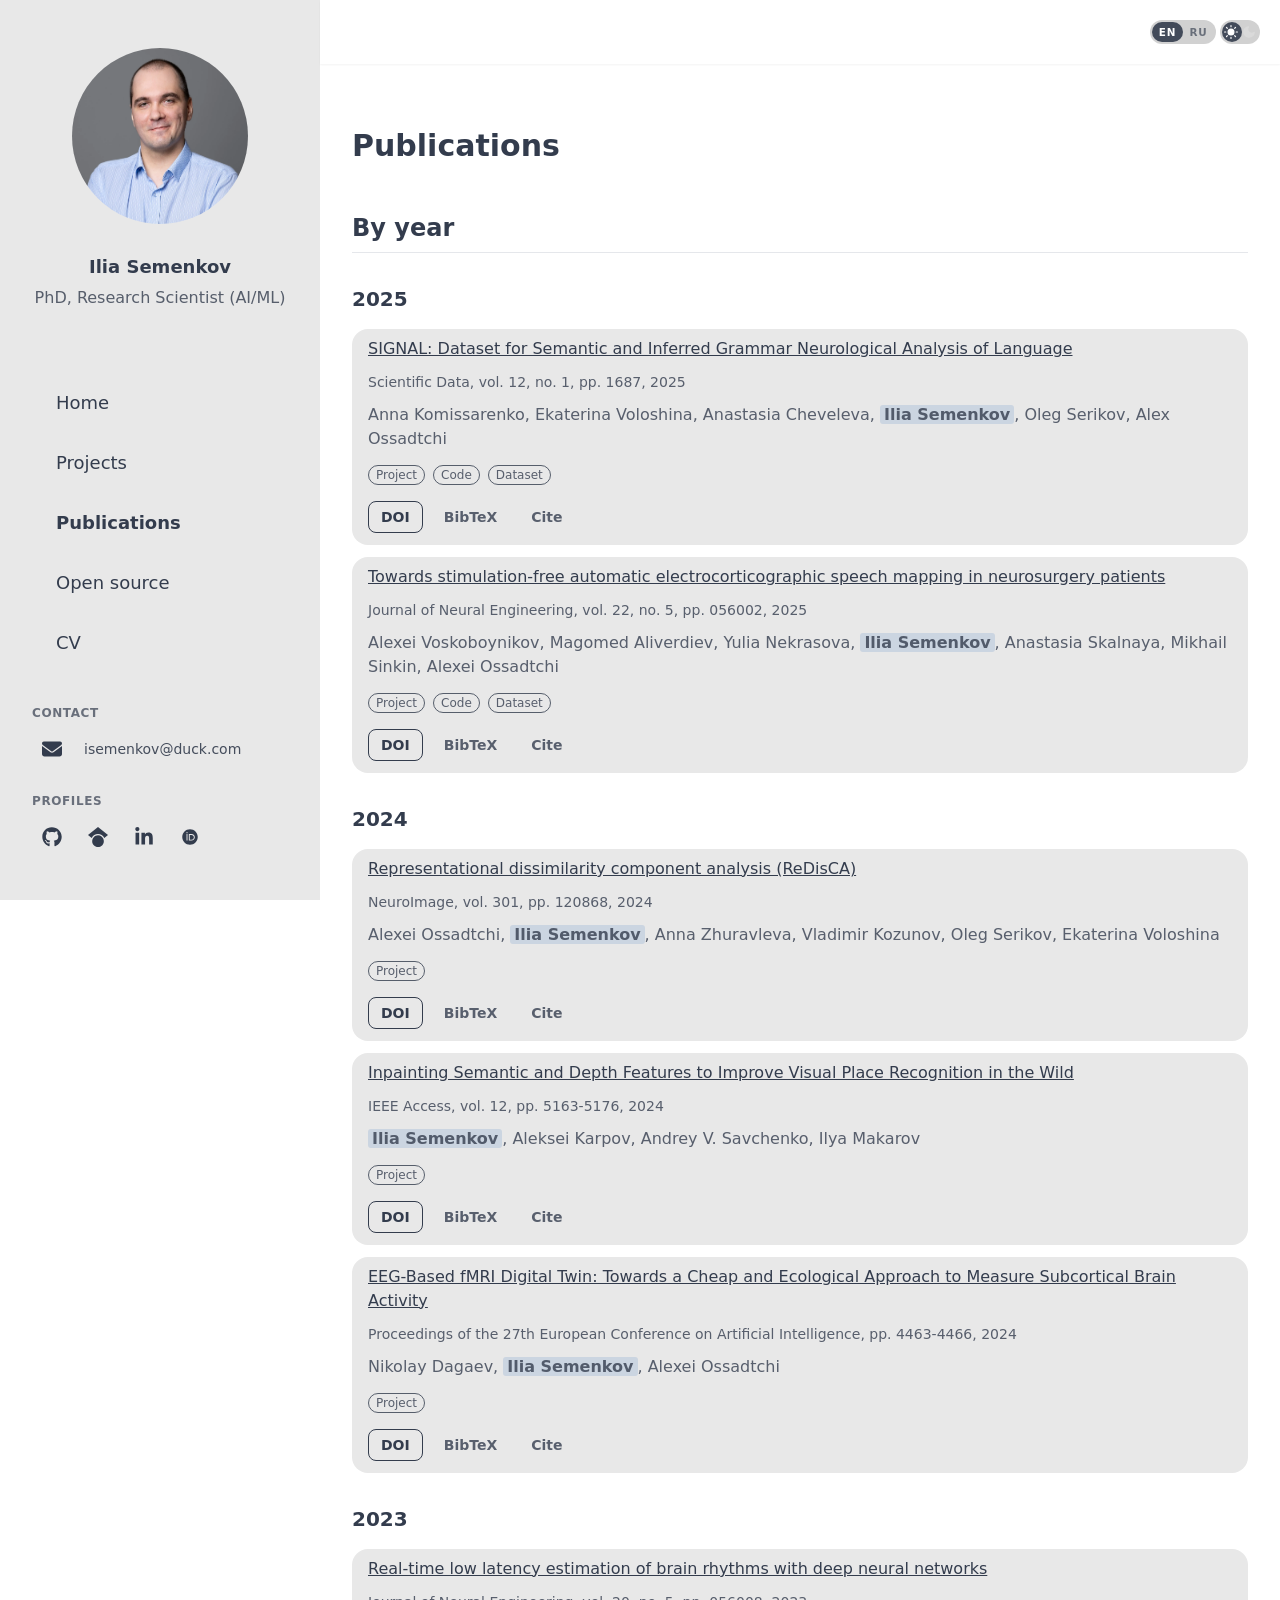
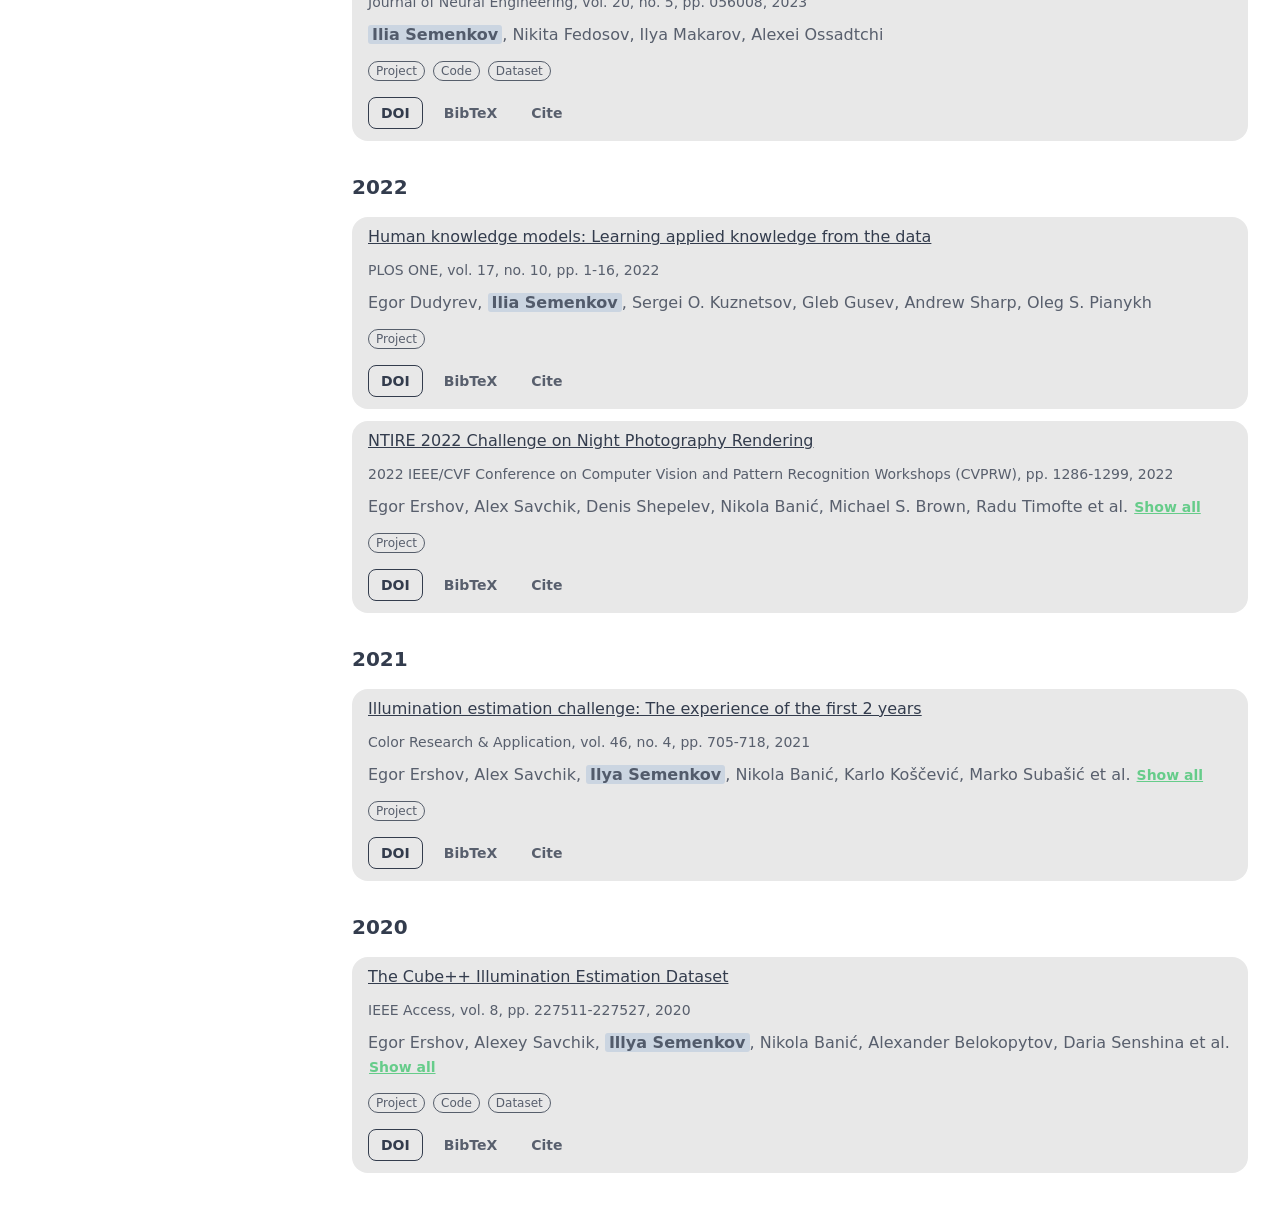
<file: publications/index.html>
<!DOCTYPE html><html lang="en" data-astro-cid-sckkx6r4> <head><meta name="astro-view-transitions-enabled" content="true"><meta name="astro-view-transitions-fallback" content="animate"><script type="module" src="/_astro/ClientRouter.astro_astro_type_script_index_0_lang.QW52Ox2j.js"></script><meta charset="utf-8"><meta name="viewport" content="width=device-width,initial-scale=1"><link rel="icon" type="image/svg+xml" href="data:image/svg+xml,<svg xmlns=%22http://www.w3.org/2000/svg%22 viewBox=%220 0 100 100%22><text y=%22.9em%22 font-size=%2290%22>🎓</text></svg>"><meta name="generator" content="Astro v5.15.9"><!-- Sitemap --><link rel="sitemap" href="/sitemap-index.xml"><!-- Canonical + Alternate locales --><link rel="canonical" href="https://ivsemenkov.github.io/publications"><link rel="alternate" hreflang="en" href="https://ivsemenkov.github.io/publications"><link rel="alternate" hreflang="ru" href="https://ivsemenkov.github.io/ru/publications"><link rel="alternate" hreflang="x-default" href="https://ivsemenkov.github.io/publications"><!-- Primary Meta Tags --><title>Ilia Semenkov: Publications</title><meta name="title" content="Ilia Semenkov: Publications"><meta name="description" content="Ilia Semenkov, PhD is a research fellow at the Artificial Intelligence Research Institute, HSE University."><!-- Open Graph --><meta property="og:type" content="website"><meta property="og:url" content="https://ivsemenkov.github.io/publications"><meta property="og:title" content="Ilia Semenkov: Publications"><meta property="og:description" content="Ilia Semenkov, PhD is a research fellow at the Artificial Intelligence Research Institute, HSE University."><meta property="og:image" content="https://ivsemenkov.github.io/favicon.svg"><!-- Twitter --><meta property="twitter:card" content="summary_large_image"><meta property="twitter:url" content="https://ivsemenkov.github.io/publications"><meta property="twitter:title" content="Ilia Semenkov: Publications"><meta property="twitter:description" content="Ilia Semenkov, PhD is a research fellow at the Artificial Intelligence Research Institute, HSE University."><meta property="twitter:image" content="https://ivsemenkov.github.io/favicon.svg"><!-- Theme: one script, capture-phase click so toggle always wins. --><script>(function(){const lightTheme = "emerald";
const darkTheme = "night";

  var KEY = 'theme';
  var valid = [lightTheme, darkTheme];
  function getStored() {
    var s = localStorage.getItem(KEY);
    if (valid.indexOf(s) >= 0) return s;
    if (s) localStorage.setItem(KEY, lightTheme);
    return lightTheme;
  }
  function apply() {
    var cur = getStored();
    document.documentElement.setAttribute('data-theme', cur);
    document.documentElement.setAttribute('data-theme-mode', cur === darkTheme ? 'dark' : 'light');
  }
  function syncThemeMode() {
    var cur = document.documentElement.getAttribute('data-theme');
    if (cur) document.documentElement.setAttribute('data-theme-mode', cur === darkTheme ? 'dark' : 'light');
  }
  function syncCheckbox() {
    var cur = document.documentElement.getAttribute('data-theme');
    syncThemeMode();
    var toggles = document.querySelectorAll('[data-toggle-theme]');
    for (var i = 0; i < toggles.length; i++) {
      var el = toggles[i];
      var list = (el.getAttribute('data-toggle-theme') || '').split(',').map(function (s) {
        return s.trim();
      });
      if (list.length < 2) continue;
      var isDark = cur === list[0];
      var input = el.querySelector('input[type="checkbox"]');
      if (input) input.checked = isDark;
    }
  }
  function onToggleClick(ev) {
    var el = ev.target && ev.target.closest && ev.target.closest('[data-toggle-theme]');
    if (!el) return;
    ev.preventDefault();
    ev.stopPropagation();
    var list = (el.getAttribute('data-toggle-theme') || '').split(',').map(function (s) {
      return s.trim();
    });
    if (list.length < 2) return;
    var cur = document.documentElement.getAttribute('data-theme');
    var next = cur === list[0] ? list[1] : list[0];
    localStorage.setItem(KEY, next);
    document.documentElement.setAttribute('data-theme', next);
    syncCheckbox();
  }
  apply();
  syncCheckbox();
  var observer = new MutationObserver(function () {
    syncCheckbox();
  });
  observer.observe(document.documentElement, {
    attributes: true,
    attributeFilter: ['data-theme'],
  });
  document.addEventListener('click', onToggleClick, true);
  document.addEventListener('DOMContentLoaded', function () {
    syncCheckbox();
    setTimeout(syncCheckbox, 50);
  });
  document.addEventListener('astro:after-swap', function () {
    apply();
    syncCheckbox();
    [50, 150, 350, 600].forEach(function (ms) {
      setTimeout(syncCheckbox, ms);
    });
  });
})();</script><link rel="stylesheet" href="/_astro/cv.Db3l95e8.css">
<link rel="stylesheet" href="/_astro/cv.Ct8KvCHj.css">
<style>.pub-card-body[data-astro-cid-f3fmnth3]{padding:.5rem 1rem .75rem}.pub-card-body[data-astro-cid-f3fmnth3]>p[data-astro-cid-f3fmnth3],.pub-card-body[data-astro-cid-f3fmnth3]>div[data-astro-cid-f3fmnth3]{margin-top:0;margin-bottom:0}.pub-card-body[data-astro-cid-f3fmnth3]>[data-astro-cid-f3fmnth3]+[data-astro-cid-f3fmnth3]{margin-top:.2rem}.pub-card-body[data-astro-cid-f3fmnth3] .pub-mt[data-astro-cid-f3fmnth3]{margin-top:.35rem}.pub-card-body[data-astro-cid-f3fmnth3] .pub-actions-mt[data-astro-cid-f3fmnth3],.pub-card-body[data-astro-cid-f3fmnth3] .bibtex-block[data-astro-cid-f3fmnth3],.pub-card-body[data-astro-cid-f3fmnth3] .cite-block[data-astro-cid-f3fmnth3]{margin-top:.5rem}.author-me[data-astro-cid-f3fmnth3],[data-astro-cid-f3fmnth3][data-author-me]{font-weight:600!important;padding:0 .25em;border-radius:3px}[data-theme-mode=light] .author-me[data-astro-cid-f3fmnth3],[data-theme-mode=light] [data-astro-cid-f3fmnth3][data-author-me]{background-color:#cbd5e1!important}[data-theme-mode=dark] .author-me[data-astro-cid-f3fmnth3],[data-theme-mode=dark] [data-astro-cid-f3fmnth3][data-author-me]{background-color:#ffffff26!important}
</style></head> <body data-astro-cid-sckkx6r4> <div class="bg-base-100 drawer lg:drawer-open " data-astro-cid-sckkx6r4> <input id="my-drawer" type="checkbox" class="drawer-toggle" data-astro-cid-sckkx6r4> <!-- Drawer content --> <div class="drawer-content bg-base-100" data-astro-cid-sckkx6r4> <div class="app-topbar sticky top-0 z-50 bg-base-100/95 text-base-content shadow-sm backdrop-blur supports-[backdrop-filter]:bg-base-100/80" data-astro-cid-sckkx6r4> <nav class="navbar app-navbar" data-astro-cid-sckkx6r4> <div class="navbar-start shrink-0" data-astro-cid-sckkx6r4>  <label for="my-drawer" class="btn btn-square btn-ghost lg:hidden" data-astro-cid-sckkx6r4> <!--
Pass any SVG icon as children (recommended width/height : w-6 h-6 or size-6)
By default, it's using your primary color for styling
--><div class="w-12 h-12 inline-flex items-center justify-center rounded-xl bg-primary/20 text-primary">  <svg xmlns="http://www.w3.org/2000/svg" fill="none" viewBox="0 0 24 24" stroke-width="1.5" class="size-6 stroke-current" data-astro-cid-sckkx6r4> <path stroke-linecap="round" stroke-linejoin="round" d="M3.75 6.75h16.5M3.75 12h16.5m-16.5 5.25h16.5" data-astro-cid-sckkx6r4></path> </svg>  </div> </label> </div> <div class="navbar-center min-w-0 flex-1 justify-center lg:hidden px-2" data-astro-cid-sckkx6r4> <span class="navbar-center-title truncate text-base font-black sm:text-lg" title="PhD, Research Scientist (AI/ML) Ilia Semenkov" data-astro-cid-sckkx6r4> Ilia Semenkov </span> </div> <div class="navbar-end app-navbar-end shrink-0 gap-1" data-astro-cid-sckkx6r4> <nav class="locale-toggle" aria-label="Site language" data-active-locale="en" data-astro-cid-got23tqz> <span class="locale-toggle-indicator" aria-hidden="true" data-astro-cid-got23tqz></span> <span class="locale-toggle-option locale-toggle-option--active" aria-current="page" lang="en" data-astro-cid-got23tqz> EN </span><a href="/ru/publications" class="locale-toggle-option" data-locale-switch aria-label="Switch to Russian" title="Switch to Russian" lang="ru" data-astro-cid-got23tqz> RU </a> </nav>  <script type="module">document.documentElement.hasAttribute("data-locale-switch-bound")||(document.documentElement.setAttribute("data-locale-switch-bound","1"),document.addEventListener("click",e=>{const n=e.target?.closest?.("[data-locale-switch]");if(!n)return;const o=n.getAttribute("href");if(!o)return;e.preventDefault();const t=new URL(o,window.location.origin);t.search=window.location.search,t.hash=window.location.hash,window.location.assign(t.toString())}));</script> <button type="button" class="theme-toggle grid cursor-pointer place-items-center" data-toggle-theme="night,emerald" aria-label="Toggle theme" data-astro-cid-ygdvpqmu data-astro-transition-persist="astro-ucnox4ks-1"> <span class="theme-toggle-knob" aria-hidden="true" data-astro-cid-ygdvpqmu></span> <svg class="theme-icon-sun stroke-base-100 fill-base-100 col-start-1 row-start-1 transition-opacity" xmlns="http://www.w3.org/2000/svg" width="14" height="14" viewBox="0 0 24 24" fill="none" stroke="currentColor" stroke-width="2" stroke-linecap="round" stroke-linejoin="round" data-astro-cid-ygdvpqmu> <circle cx="12" cy="12" r="5" data-astro-cid-ygdvpqmu></circle> <path d="M12 1v2M12 21v2M4.2 4.2l1.4 1.4M18.4 18.4l1.4 1.4M1 12h2M21 12h2M4.2 19.8l1.4-1.4M18.4 5.6l1.4-1.4" data-astro-cid-ygdvpqmu></path> </svg> <svg class="theme-icon-moon stroke-base-100 fill-base-100 col-start-2 row-start-1 transition-opacity" xmlns="http://www.w3.org/2000/svg" width="14" height="14" viewBox="0 0 24 24" fill="none" stroke="currentColor" stroke-width="2" stroke-linecap="round" stroke-linejoin="round" data-astro-cid-ygdvpqmu> <path d="M21 12.79A9 9 0 1 1 11.21 3 7 7 0 0 0 21 12.79z" data-astro-cid-ygdvpqmu></path> </svg> </button>  </div> </nav> </div> <main class="app-main mx-auto flex max-w-full flex-col px-4 py-6 sm:px-6 sm:py-8 lg:max-w-5xl lg:px-8 lg:pt-16" data-astro-cid-sckkx6r4> <!-- Page content -->  <div class="prose max-w-none" data-astro-cid-f3fmnth3> <h1 class="text-3xl font-bold mb-8" data-astro-cid-f3fmnth3>Publications</h1>  <section data-astro-cid-f3fmnth3> <h2 class="text-2xl font-bold mb-6 border-b pb-2" data-astro-cid-f3fmnth3>By year</h2> <div class="space-y-8" data-astro-cid-f3fmnth3> <div data-astro-cid-f3fmnth3> <h3 class="text-xl font-semibold mb-4" data-astro-cid-f3fmnth3>2025</h3> <div class="space-y-3" data-astro-cid-f3fmnth3> <div class="card bg-base-200 pub-card" id="pub-Komissarenko2025" data-pub-key="Komissarenko2025" data-astro-cid-f3fmnth3> <div class="card-body pub-card-body" data-astro-cid-f3fmnth3> <p class="text-base font-medium" data-astro-cid-f3fmnth3> <a href="https://doi.org/10.1038/s41597-025-05966-x" target="_blank" rel="noopener noreferrer" class="hover:text-accent" data-astro-cid-f3fmnth3> SIGNAL: Dataset for Semantic and Inferred Grammar Neurological Analysis of Language </a> </p> <p class="text-sm text-base-content/80" data-astro-cid-f3fmnth3> Scientific Data, vol. 12, no. 1, pp. 1687, 2025 </p> <p class="text-base authors-part" data-astro-cid-f3fmnth3> Anna Komissarenko, Ekaterina Voloshina, Anastasia Cheveleva, <span class="author-me" data-author-me data-astro-cid-f3fmnth3>Ilia Semenkov</span>, Oleg Serikov, Alex Ossadtchi  </p>    <div class="flex flex-wrap gap-2 pub-mt" data-astro-cid-f3fmnth3> <a href="/projects#project-signal-dataset-language-eeg" class="badge badge-sm badge-outline link" title="SIGNAL: controlled EEG language data for brain-LLM alignment" data-astro-reload data-astro-cid-f3fmnth3>Project</a> <a href="/open-source#code-signaldataset" class="badge badge-sm badge-outline link" title="SIGNAL dataset tools for brain-LLM alignment" data-astro-reload data-astro-cid-f3fmnth3>Code</a> <a href="/open-source#ds-signal-dataset" class="badge badge-sm badge-outline link" title="SIGNAL dataset" data-astro-reload data-astro-cid-f3fmnth3>Dataset</a> </div> <div class="card-actions flex-wrap gap-2 pub-actions-mt" data-astro-cid-f3fmnth3>   <a href="https://doi.org/10.1038/s41597-025-05966-x" target="_blank" rel="noopener noreferrer" class="btn btn-sm btn-outline" data-astro-cid-f3fmnth3>DOI</a>    <button type="button" class="btn btn-sm btn-ghost cite-toggle" data-pub-key="Komissarenko2025" data-show="bibtex" aria-expanded="false" data-astro-cid-f3fmnth3>BibTeX</button> <button type="button" class="btn btn-sm btn-ghost cite-toggle" data-pub-key="Komissarenko2025" data-show="cite" aria-expanded="false" data-astro-cid-f3fmnth3>Cite</button> </div> <div class="bibtex-block hidden mt-3" data-pub-key="Komissarenko2025" data-astro-cid-f3fmnth3> <pre class="bg-base-300 text-base-content p-3 rounded text-sm overflow-x-auto" data-astro-cid-f3fmnth3><code class="text-base-content" data-astro-cid-f3fmnth3>@article{Komissarenko2025,
doi = {10.1038/s41597-025-05966-x},
url = {https://doi.org/10.1038/s41597-025-05966-x},
year = {2025},
volume = {12},
number = {1},
pages = {1687},
author = {Komissarenko, Anna and Voloshina, Ekaterina and Cheveleva, Anastasia and Semenkov, Ilia and Serikov, Oleg and Ossadtchi, Alex},
title = {SIGNAL: Dataset for Semantic and Inferred Grammar Neurological Analysis of Language},
journal = {Scientific Data},
abstract = {Recently, the idea of brain-model alignment has been the topic of several influential works. However, most of previous studies were based on datasets collected during regular reading tasks where the subjects were not exposed to processing linguistic incongruencies, and stimuli were not controlled for key linguistic properties. Meanwhile, interpretability studies of Large Language Models pay growing attention to thoroughly designed linguistic tasks based on certain acceptability measures. We present a dataset that contains 600 sentences with a combination of congruent and grammatically or/and semantically incongruent sentences coupled with high density 64-channel EEG recordings of 21 participants. The text stimuli were assessed by native speakers and later used in EEG recording and validation and LLM probing. The validation results proved suitability of the data for future research on brain-model alignment in the linguistic context.}
}</code></pre> </div> <div class="cite-block hidden mt-3" data-pub-key="Komissarenko2025" data-astro-cid-f3fmnth3> <p class="text-sm bg-base-300 text-base-content p-3 rounded italic" data-astro-cid-f3fmnth3>A. Komissarenko, E. Voloshina, A. Cheveleva, I. Semenkov, O. Serikov,  and A. Ossadtchi &quot;SIGNAL: Dataset for Semantic and Inferred Grammar Neurological Analysis of Language,&quot; Scientific Data 2025.</p> </div> </div> </div><div class="card bg-base-200 pub-card" id="pub-Voskoboynikov_2025" data-pub-key="Voskoboynikov_2025" data-astro-cid-f3fmnth3> <div class="card-body pub-card-body" data-astro-cid-f3fmnth3> <p class="text-base font-medium" data-astro-cid-f3fmnth3> <a href="https://doi.org/10.1088/1741-2552/adfc9c" target="_blank" rel="noopener noreferrer" class="hover:text-accent" data-astro-cid-f3fmnth3> Towards stimulation-free automatic electrocorticographic speech mapping in neurosurgery patients </a> </p> <p class="text-sm text-base-content/80" data-astro-cid-f3fmnth3> Journal of Neural Engineering, vol. 22, no. 5, pp. 056002, 2025 </p> <p class="text-base authors-part" data-astro-cid-f3fmnth3> Alexei Voskoboynikov, Magomed Aliverdiev, Yulia Nekrasova, <span class="author-me" data-author-me data-astro-cid-f3fmnth3>Ilia Semenkov</span>, Anastasia Skalnaya, Mikhail Sinkin, Alexei Ossadtchi  </p>    <div class="flex flex-wrap gap-2 pub-mt" data-astro-cid-f3fmnth3> <a href="/projects#project-ecog-speech-mapping" class="badge badge-sm badge-outline link" title="Speech mapping from ECoG for neurosurgical decision support" data-astro-reload data-astro-cid-f3fmnth3>Project</a> <a href="/open-source#code-stimulationfreespeechmapping" class="badge badge-sm badge-outline link" title="Stimulation-Free ECoG Speech Mapping" data-astro-reload data-astro-cid-f3fmnth3>Code</a> <a href="/open-source#ds-ecog-speech-mapping-dataset" class="badge badge-sm badge-outline link" title="ECoG Speech Mapping Dataset (ECM+ESM)" data-astro-reload data-astro-cid-f3fmnth3>Dataset</a> </div> <div class="card-actions flex-wrap gap-2 pub-actions-mt" data-astro-cid-f3fmnth3>   <a href="https://doi.org/10.1088/1741-2552/adfc9c" target="_blank" rel="noopener noreferrer" class="btn btn-sm btn-outline" data-astro-cid-f3fmnth3>DOI</a>    <button type="button" class="btn btn-sm btn-ghost cite-toggle" data-pub-key="Voskoboynikov_2025" data-show="bibtex" aria-expanded="false" data-astro-cid-f3fmnth3>BibTeX</button> <button type="button" class="btn btn-sm btn-ghost cite-toggle" data-pub-key="Voskoboynikov_2025" data-show="cite" aria-expanded="false" data-astro-cid-f3fmnth3>Cite</button> </div> <div class="bibtex-block hidden mt-3" data-pub-key="Voskoboynikov_2025" data-astro-cid-f3fmnth3> <pre class="bg-base-300 text-base-content p-3 rounded text-sm overflow-x-auto" data-astro-cid-f3fmnth3><code class="text-base-content" data-astro-cid-f3fmnth3>@article{Voskoboynikov_2025,
doi = {10.1088/1741-2552/adfc9c},
url = {https://doi.org/10.1088/1741-2552/adfc9c},
year = {2025},
month = {sep},
publisher = {IOP Publishing},
volume = {22},
number = {5},
pages = {056002},
author = {Voskoboynikov, Alexei and Aliverdiev, Magomed and Nekrasova, Yulia and Semenkov, Ilia and Skalnaya, Anastasia and Sinkin, Mikhail and Ossadtchi, Alexei},
title = {Towards stimulation-free automatic electrocorticographic speech mapping in neurosurgery patients},
journal = {Journal of Neural Engineering},
abstract = {Objective. The precise mapping of speech-related functions is crucial for successful neurosurgical interventions in epilepsy and brain tumor cases. Traditional methods like electrocortical stimulation mapping (ESM) are effective but carry a significant risk of inducing seizures. Methods. To address this, we have prepared a comprehensive ESM + electrocorticographic mapping (ECM) dataset from 14 patients with chronically implanted stereo-EEG electrodes. Then we explored several compact machine learning (ML) approaches to convert the ECM signals to the ground truth derived from the risky ESM procedure. Both procedures involved the standard picture naming task. As features, we used gamma-band power within successive temporal windows in the data averaged with respect to picture and voice onsets. We focused on a range of classifiers, including XGBoost, linear support vector classification (SVC), regularized logistic regression, random forest, k-nearest neighbors, decision tree, multi-Layer perceptron, AdaBoost and Gaussian Naive Bayes classifiers and equipped them with confidence interval estimates, crucial in a real-life application. We validated the ML approaches using a leave-one-patient-out procedure and computed ROC and Precision–Recall curves for various feature combinations. Results. For linear SVC we achieved ROC-AUC and PR-AUC scores of 0.91 and 0.88, respectively, which effectively distinguishes speech-related from non-related iEEG channels. We have also observed that the use of information on the voice onset moment notably improved the classification accuracy. Significance. We have for the first time rigorously compared the ECM and ESM results and mimicked a real-life use of the ECM technology. We have also provided public access to the comprehensive ECM+ESM dataset to pave the road towards safer and more reliable eloquent cortex mapping procedures.}
}</code></pre> </div> <div class="cite-block hidden mt-3" data-pub-key="Voskoboynikov_2025" data-astro-cid-f3fmnth3> <p class="text-sm bg-base-300 text-base-content p-3 rounded italic" data-astro-cid-f3fmnth3>A. Voskoboynikov, M. Aliverdiev, Y. Nekrasova, I. Semenkov, A. Skalnaya, M. Sinkin,  and A. Ossadtchi &quot;Towards stimulation-free automatic electrocorticographic speech mapping in neurosurgery patients,&quot; Journal of Neural Engineering 2025.</p> </div> </div> </div> </div> </div><div data-astro-cid-f3fmnth3> <h3 class="text-xl font-semibold mb-4" data-astro-cid-f3fmnth3>2024</h3> <div class="space-y-3" data-astro-cid-f3fmnth3> <div class="card bg-base-200 pub-card" id="pub-OSSADTCHI2024120868" data-pub-key="OSSADTCHI2024120868" data-astro-cid-f3fmnth3> <div class="card-body pub-card-body" data-astro-cid-f3fmnth3> <p class="text-base font-medium" data-astro-cid-f3fmnth3> <a href="https://doi.org/10.1016/j.neuroimage.2024.120868" target="_blank" rel="noopener noreferrer" class="hover:text-accent" data-astro-cid-f3fmnth3> Representational dissimilarity component analysis (ReDisCA) </a> </p> <p class="text-sm text-base-content/80" data-astro-cid-f3fmnth3> NeuroImage, vol. 301, pp. 120868, 2024 </p> <p class="text-base authors-part" data-astro-cid-f3fmnth3> Alexei Ossadtchi, <span class="author-me" data-author-me data-astro-cid-f3fmnth3>Ilia Semenkov</span>, Anna Zhuravleva, Vladimir Kozunov, Oleg Serikov, Ekaterina Voloshina  </p>    <div class="flex flex-wrap gap-2 pub-mt" data-astro-cid-f3fmnth3> <a href="/projects#project-redisca-eeg-meg-component-discovery" class="badge badge-sm badge-outline link" title="ReDisCA: representational component discovery for EEG and MEG" data-astro-reload data-astro-cid-f3fmnth3>Project</a>   </div> <div class="card-actions flex-wrap gap-2 pub-actions-mt" data-astro-cid-f3fmnth3>   <a href="https://doi.org/10.1016/j.neuroimage.2024.120868" target="_blank" rel="noopener noreferrer" class="btn btn-sm btn-outline" data-astro-cid-f3fmnth3>DOI</a>    <button type="button" class="btn btn-sm btn-ghost cite-toggle" data-pub-key="OSSADTCHI2024120868" data-show="bibtex" aria-expanded="false" data-astro-cid-f3fmnth3>BibTeX</button> <button type="button" class="btn btn-sm btn-ghost cite-toggle" data-pub-key="OSSADTCHI2024120868" data-show="cite" aria-expanded="false" data-astro-cid-f3fmnth3>Cite</button> </div> <div class="bibtex-block hidden mt-3" data-pub-key="OSSADTCHI2024120868" data-astro-cid-f3fmnth3> <pre class="bg-base-300 text-base-content p-3 rounded text-sm overflow-x-auto" data-astro-cid-f3fmnth3><code class="text-base-content" data-astro-cid-f3fmnth3>@article{OSSADTCHI2024120868,
title = {Representational dissimilarity component analysis (ReDisCA)},
journal = {NeuroImage},
volume = {301},
pages = {120868},
year = {2024},
issn = {1053-8119},
doi = {https://doi.org/10.1016/j.neuroimage.2024.120868},
url = {https://doi.org/10.1016/j.neuroimage.2024.120868},
author = {Alexei Ossadtchi and Ilia Semenkov and Anna Zhuravleva and Vladimir Kozunov and Oleg Serikov and Ekaterina Voloshina},
keywords = {EEG and MEG, Spatial–temporal decomposition, Representational similarity analysis, Source localization},
abstract = {The principle of Representational Similarity Analysis (RSA) posits that neural representations reflect the structure of encoded information, allowing exploration of spatial and temporal organization of brain information processing. Traditional RSA when applied to EEG or MEG data faces challenges in accessing activation time series at the brain source level due to modeling complexities and insufficient geometric/anatomical data. To overcome this, we introduce Representational Dissimilarity Component Analysis (ReDisCA), a method for estimating spatial–temporal components in EEG or MEG responses aligned with a target representational dissimilarity matrix (RDM). ReDisCA yields informative spatial filters and associated topographies, offering insights into the location of ”representationally relevant” sources. Applied to evoked response time series, ReDisCA produces temporal source activation profiles with the desired RDM. Importantly, while ReDisCA does not require inverse modeling its output is consistent with EEG and MEG observation equation and can be used as an input to rigorous source localization procedures. Demonstrating ReDisCA’s efficacy through simulations and comparison with conventional methods, we show superior source localization accuracy and apply the method to real EEG and MEG datasets, revealing physiologically plausible representational structures without inverse modeling. ReDisCA adds to the family of inverse modeling free methods such as independent component analysis (Makeig, 1995), Spatial spectral decomposition (Nikulin, 2011), and Source power comodulation (Dähne, 2014) designed for extraction sources with desired properties from EEG or MEG data. Extending its utility beyond EEG and MEG analysis, ReDisCA is likely to find application in fMRI data analysis and exploration of representational structures emerging in multilayered artificial neural networks.}
}</code></pre> </div> <div class="cite-block hidden mt-3" data-pub-key="OSSADTCHI2024120868" data-astro-cid-f3fmnth3> <p class="text-sm bg-base-300 text-base-content p-3 rounded italic" data-astro-cid-f3fmnth3>A. Ossadtchi, I. Semenkov, A. Zhuravleva, V. Kozunov, O. Serikov,  and E. Voloshina &quot;Representational dissimilarity component analysis (ReDisCA),&quot; NeuroImage 2024.</p> </div> </div> </div><div class="card bg-base-200 pub-card" id="pub-10380584" data-pub-key="10380584" data-astro-cid-f3fmnth3> <div class="card-body pub-card-body" data-astro-cid-f3fmnth3> <p class="text-base font-medium" data-astro-cid-f3fmnth3> <a href="https://doi.org/10.1109/ACCESS.2024.3350038" target="_blank" rel="noopener noreferrer" class="hover:text-accent" data-astro-cid-f3fmnth3> Inpainting Semantic and Depth Features to Improve Visual Place Recognition in the Wild </a> </p> <p class="text-sm text-base-content/80" data-astro-cid-f3fmnth3> IEEE Access, vol. 12, pp. 5163-5176, 2024 </p> <p class="text-base authors-part" data-astro-cid-f3fmnth3> <span class="author-me" data-author-me data-astro-cid-f3fmnth3>Ilia Semenkov</span>, Aleksei Karpov, Andrey V. Savchenko, Ilya Makarov  </p>    <div class="flex flex-wrap gap-2 pub-mt" data-astro-cid-f3fmnth3> <a href="/projects#project-visual-place-recognition-depth-semantics" class="badge badge-sm badge-outline link" title="Visual place recognition with depth and semantic maps" data-astro-reload data-astro-cid-f3fmnth3>Project</a>   </div> <div class="card-actions flex-wrap gap-2 pub-actions-mt" data-astro-cid-f3fmnth3>   <a href="https://doi.org/10.1109/ACCESS.2024.3350038" target="_blank" rel="noopener noreferrer" class="btn btn-sm btn-outline" data-astro-cid-f3fmnth3>DOI</a>    <button type="button" class="btn btn-sm btn-ghost cite-toggle" data-pub-key="10380584" data-show="bibtex" aria-expanded="false" data-astro-cid-f3fmnth3>BibTeX</button> <button type="button" class="btn btn-sm btn-ghost cite-toggle" data-pub-key="10380584" data-show="cite" aria-expanded="false" data-astro-cid-f3fmnth3>Cite</button> </div> <div class="bibtex-block hidden mt-3" data-pub-key="10380584" data-astro-cid-f3fmnth3> <pre class="bg-base-300 text-base-content p-3 rounded text-sm overflow-x-auto" data-astro-cid-f3fmnth3><code class="text-base-content" data-astro-cid-f3fmnth3>@ARTICLE{10380584,
  author={Semenkov, Ilia and Karpov, Aleksei and Savchenko, Andrey V. and Makarov, Ilya},
  journal={IEEE Access}, 
  title={Inpainting Semantic and Depth Features to Improve Visual Place Recognition in the Wild}, 
  year={2024},
  volume={12},
  number={},
  pages={5163-5176},
  keywords={Visualization;Semantics;Indexes;Image recognition;Refining;Pipelines;Vehicle dynamics;Image retrieval;Visual place recognition;image retrieval;inpainting;semantic segmentation;monocular depth estimation;NetVLAD;CosPlace},
  doi={10.1109/ACCESS.2024.3350038}}</code></pre> </div> <div class="cite-block hidden mt-3" data-pub-key="10380584" data-astro-cid-f3fmnth3> <p class="text-sm bg-base-300 text-base-content p-3 rounded italic" data-astro-cid-f3fmnth3>I. Semenkov, A. Karpov, A. Savchenko,  and I. Makarov &quot;Inpainting Semantic and Depth Features to Improve Visual Place Recognition in the Wild,&quot; IEEE Access 2024.</p> </div> </div> </div><div class="card bg-base-200 pub-card" id="pub-Dagaev_2024" data-pub-key="Dagaev_2024" data-astro-cid-f3fmnth3> <div class="card-body pub-card-body" data-astro-cid-f3fmnth3> <p class="text-base font-medium" data-astro-cid-f3fmnth3> <a href="https://doi.org/10.3233/FAIA241030" target="_blank" rel="noopener noreferrer" class="hover:text-accent" data-astro-cid-f3fmnth3> EEG-Based fMRI Digital Twin: Towards a Cheap and Ecological Approach to Measure Subcortical Brain Activity </a> </p> <p class="text-sm text-base-content/80" data-astro-cid-f3fmnth3> Proceedings of the 27th European Conference on Artificial Intelligence, pp. 4463-4466, 2024 </p> <p class="text-base authors-part" data-astro-cid-f3fmnth3> Nikolay Dagaev, <span class="author-me" data-author-me data-astro-cid-f3fmnth3>Ilia Semenkov</span>, Alexei Ossadtchi  </p>    <div class="flex flex-wrap gap-2 pub-mt" data-astro-cid-f3fmnth3> <a href="/projects#project-eeg-fmri-cross-modality-bold-decoding" class="badge badge-sm badge-outline link" title="EEG-to-fMRI cross-modality modeling and BOLD decoding" data-astro-reload data-astro-cid-f3fmnth3>Project</a>   </div> <div class="card-actions flex-wrap gap-2 pub-actions-mt" data-astro-cid-f3fmnth3>   <a href="https://doi.org/10.3233/FAIA241030" target="_blank" rel="noopener noreferrer" class="btn btn-sm btn-outline" data-astro-cid-f3fmnth3>DOI</a>    <button type="button" class="btn btn-sm btn-ghost cite-toggle" data-pub-key="Dagaev_2024" data-show="bibtex" aria-expanded="false" data-astro-cid-f3fmnth3>BibTeX</button> <button type="button" class="btn btn-sm btn-ghost cite-toggle" data-pub-key="Dagaev_2024" data-show="cite" aria-expanded="false" data-astro-cid-f3fmnth3>Cite</button> </div> <div class="bibtex-block hidden mt-3" data-pub-key="Dagaev_2024" data-astro-cid-f3fmnth3> <pre class="bg-base-300 text-base-content p-3 rounded text-sm overflow-x-auto" data-astro-cid-f3fmnth3><code class="text-base-content" data-astro-cid-f3fmnth3>@InProceedings{Dagaev_2024,
    author    = {Dagaev, Nikolay and Semenkov, Ilia and Ossadtchi, Alexei},
    title     = {EEG-Based fMRI Digital Twin: Towards a Cheap and Ecological Approach to Measure Subcortical Brain Activity},
    booktitle = {Proceedings of the 27th European Conference on Artificial Intelligence},
    month     = {October},
    year      = {2024},
    pages     = {4463-4466},
    doi       = {10.3233/FAIA241030},
}</code></pre> </div> <div class="cite-block hidden mt-3" data-pub-key="Dagaev_2024" data-astro-cid-f3fmnth3> <p class="text-sm bg-base-300 text-base-content p-3 rounded italic" data-astro-cid-f3fmnth3>N. Dagaev, I. Semenkov,  and A. Ossadtchi &quot;EEG-Based fMRI Digital Twin: Towards a Cheap and Ecological Approach to Measure Subcortical Brain Activity,&quot; Proceedings of the 27th European Conference on Artificial Intelligence 2024.</p> </div> </div> </div> </div> </div><div data-astro-cid-f3fmnth3> <h3 class="text-xl font-semibold mb-4" data-astro-cid-f3fmnth3>2023</h3> <div class="space-y-3" data-astro-cid-f3fmnth3> <div class="card bg-base-200 pub-card" id="pub-Semenkov_2023" data-pub-key="Semenkov_2023" data-astro-cid-f3fmnth3> <div class="card-body pub-card-body" data-astro-cid-f3fmnth3> <p class="text-base font-medium" data-astro-cid-f3fmnth3> <a href="https://doi.org/10.1088/1741-2552/acf7f3" target="_blank" rel="noopener noreferrer" class="hover:text-accent" data-astro-cid-f3fmnth3> Real-time low latency estimation of brain rhythms with deep neural networks </a> </p> <p class="text-sm text-base-content/80" data-astro-cid-f3fmnth3> Journal of Neural Engineering, vol. 20, no. 5, pp. 056008, 2023 </p> <p class="text-base authors-part" data-astro-cid-f3fmnth3> <span class="author-me" data-author-me data-astro-cid-f3fmnth3>Ilia Semenkov</span>, Nikita Fedosov, Ilya Makarov, Alexei Ossadtchi  </p>    <div class="flex flex-wrap gap-2 pub-mt" data-astro-cid-f3fmnth3> <a href="/projects#project-real-time-neural-filtering-low-latency" class="badge badge-sm badge-outline link" title="Low-latency neural signal tracking for real-time feedback" data-astro-reload data-astro-cid-f3fmnth3>Project</a> <a href="/open-source#code-lowlatencyeegfiltering" class="badge badge-sm badge-outline link" title="Low latency EEG filtering" data-astro-reload data-astro-cid-f3fmnth3>Code</a> <a href="/open-source#ds-alpha-filtering-datasets" class="badge badge-sm badge-outline link" title="Synthetic and real EEG datasets for low-latency filtering and forecasting" data-astro-reload data-astro-cid-f3fmnth3>Dataset</a> </div> <div class="card-actions flex-wrap gap-2 pub-actions-mt" data-astro-cid-f3fmnth3>   <a href="https://doi.org/10.1088/1741-2552/acf7f3" target="_blank" rel="noopener noreferrer" class="btn btn-sm btn-outline" data-astro-cid-f3fmnth3>DOI</a>    <button type="button" class="btn btn-sm btn-ghost cite-toggle" data-pub-key="Semenkov_2023" data-show="bibtex" aria-expanded="false" data-astro-cid-f3fmnth3>BibTeX</button> <button type="button" class="btn btn-sm btn-ghost cite-toggle" data-pub-key="Semenkov_2023" data-show="cite" aria-expanded="false" data-astro-cid-f3fmnth3>Cite</button> </div> <div class="bibtex-block hidden mt-3" data-pub-key="Semenkov_2023" data-astro-cid-f3fmnth3> <pre class="bg-base-300 text-base-content p-3 rounded text-sm overflow-x-auto" data-astro-cid-f3fmnth3><code class="text-base-content" data-astro-cid-f3fmnth3>@article{Semenkov_2023,
doi = {10.1088/1741-2552/acf7f3},
url = {https://doi.org/10.1088/1741-2552/acf7f3},
year = {2023},
month = {sep},
publisher = {IOP Publishing},
volume = {20},
number = {5},
pages = {056008},
author = {Semenkov, Ilia and Fedosov, Nikita and Makarov, Ilya and Ossadtchi, Alexei},
title = {Real-time low latency estimation of brain rhythms with deep neural networks},
journal = {Journal of Neural Engineering},
abstract = {Objective. Neurofeedback and brain-computer interfacing technology open the exciting opportunity for establishing interactive closed-loop real-time communication with the human brain. This requires interpreting brain’s rhythmic activity and generating timely feedback to the brain. Lower delay between neuronal events and the appropriate feedback increases the efficacy of such interaction. Novel more efficient approaches capable of tracking brain rhythm’s phase and envelope are needed for scenarios that entail instantaneous interaction with the brain circuits. Approach. Isolating narrow-band signals incurs fundamental delays. To some extent they can be compensated using forecasting models. Given the high quality of modern time series forecasting neural networks we explored their utility for low-latency extraction of brain rhythm parameters. We tested five neural networks with conceptually distinct architectures in forecasting synthetic EEG rhythms. The strongest architecture was then trained to simultaneously filter and forecast EEG data. We compared it against the state-of-the-art techniques using synthetic and real data from 25 subjects. Main results. The temporal convolutional network (TCN) remained the strongest forecasting model that achieved in the majority of testing scenarios 90% rhythm’s envelope correlation with 10 ms effective delay and  circular standard deviation of phase estimates. It also remained stable enough to noise level perturbations. Trained to filter and predict the TCN outperformed the cFIR, the Kalman filter based state-space estimation technique and remained on par with the larger Conv-TasNet architecture. Significance. Here we have for the first time demonstrated the utility of the neural network approach for low-latency narrow-band filtering of brain activity signals. Our proposed approach coupled with efficient implementation enhances the effectiveness of brain-state dependent paradigms across various applications. Moreover, our framework for forecasting EEG signals holds promise for investigating the predictability of brain activity, providing valuable insights into the fundamental questions surrounding the functional organization and hierarchical information processing properties of the brain.}
}</code></pre> </div> <div class="cite-block hidden mt-3" data-pub-key="Semenkov_2023" data-astro-cid-f3fmnth3> <p class="text-sm bg-base-300 text-base-content p-3 rounded italic" data-astro-cid-f3fmnth3>I. Semenkov, N. Fedosov, I. Makarov,  and A. Ossadtchi &quot;Real-time low latency estimation of brain rhythms with deep neural networks,&quot; Journal of Neural Engineering 2023.</p> </div> </div> </div> </div> </div><div data-astro-cid-f3fmnth3> <h3 class="text-xl font-semibold mb-4" data-astro-cid-f3fmnth3>2022</h3> <div class="space-y-3" data-astro-cid-f3fmnth3> <div class="card bg-base-200 pub-card" id="pub-10.1371/journal.pone.0275814" data-pub-key="10.1371/journal.pone.0275814" data-astro-cid-f3fmnth3> <div class="card-body pub-card-body" data-astro-cid-f3fmnth3> <p class="text-base font-medium" data-astro-cid-f3fmnth3> <a href="https://doi.org/10.1371/journal.pone.0275814" target="_blank" rel="noopener noreferrer" class="hover:text-accent" data-astro-cid-f3fmnth3> Human knowledge models: Learning applied knowledge from the data </a> </p> <p class="text-sm text-base-content/80" data-astro-cid-f3fmnth3> PLOS ONE, vol. 17, no. 10, pp. 1-16, 2022 </p> <p class="text-base authors-part" data-astro-cid-f3fmnth3> Egor Dudyrev, <span class="author-me" data-author-me data-astro-cid-f3fmnth3>Ilia Semenkov</span>, Sergei O. Kuznetsov, Gleb Gusev, Andrew Sharp, Oleg S. Pianykh  </p>    <div class="flex flex-wrap gap-2 pub-mt" data-astro-cid-f3fmnth3> <a href="/projects#project-interpretable-ml-rules-comparisons" class="badge badge-sm badge-outline link" title="Human Knowledge Models and interpretable decision rules" data-astro-reload data-astro-cid-f3fmnth3>Project</a>   </div> <div class="card-actions flex-wrap gap-2 pub-actions-mt" data-astro-cid-f3fmnth3>   <a href="https://doi.org/10.1371/journal.pone.0275814" target="_blank" rel="noopener noreferrer" class="btn btn-sm btn-outline" data-astro-cid-f3fmnth3>DOI</a>    <button type="button" class="btn btn-sm btn-ghost cite-toggle" data-pub-key="10.1371/journal.pone.0275814" data-show="bibtex" aria-expanded="false" data-astro-cid-f3fmnth3>BibTeX</button> <button type="button" class="btn btn-sm btn-ghost cite-toggle" data-pub-key="10.1371/journal.pone.0275814" data-show="cite" aria-expanded="false" data-astro-cid-f3fmnth3>Cite</button> </div> <div class="bibtex-block hidden mt-3" data-pub-key="10.1371/journal.pone.0275814" data-astro-cid-f3fmnth3> <pre class="bg-base-300 text-base-content p-3 rounded text-sm overflow-x-auto" data-astro-cid-f3fmnth3><code class="text-base-content" data-astro-cid-f3fmnth3>@article{10.1371/journal.pone.0275814,
    doi = {10.1371/journal.pone.0275814},
    author = {Dudyrev, Egor and Semenkov, Ilia and Kuznetsov, Sergei O. and Gusev, Gleb and Sharp, Andrew and Pianykh, Oleg S.},
    journal = {PLOS ONE},
    publisher = {Public Library of Science},
    title = {Human knowledge models: Learning applied knowledge from the data},
    year = {2022},
    month = {10},
    volume = {17},
    url = {https://doi.org/10.1371/journal.pone.0275814},
    pages = {1-16},
    abstract = {Artificial intelligence and machine learning have demonstrated remarkable results in science and applied work. However, present AI models, developed to be run on computers but used in human-driven applications, create a visible disconnect between AI forms of processing and human ways of discovering and using knowledge. In this work, we introduce a new concept of “Human Knowledge Models” (HKMs), designed to reproduce human computational abilities. Departing from a vast body of cognitive research, we formalized the definition of HKMs into a new form of machine learning. Then, by training the models with human processing capabilities, we learned human-like knowledge, that humans can not only understand, but also compute, modify, and apply. We used several datasets from different applied fields to demonstrate the advantages of HKMs, including their high predictive power and resistance to noise and overfitting. Our results proved that HKMs can efficiently mine knowledge directly from the data and can compete with complex AI models in explaining the main data patterns. As a result, our study reveals the great potential of HKMs, particularly in the decision-making applications where “black box” models cannot be accepted. Moreover, this improves our understanding of how well human decision-making, modeled by HKMs, can approach the ideal solutions in real-life problems.},
    number = {10},

}</code></pre> </div> <div class="cite-block hidden mt-3" data-pub-key="10.1371/journal.pone.0275814" data-astro-cid-f3fmnth3> <p class="text-sm bg-base-300 text-base-content p-3 rounded italic" data-astro-cid-f3fmnth3>E. Dudyrev, I. Semenkov, S. Kuznetsov, G. Gusev, A. Sharp,  and O. Pianykh &quot;Human knowledge models: Learning applied knowledge from the data,&quot; PLOS ONE 2022.</p> </div> </div> </div><div class="card bg-base-200 pub-card" id="pub-9856964" data-pub-key="9856964" data-astro-cid-f3fmnth3> <div class="card-body pub-card-body" data-astro-cid-f3fmnth3> <p class="text-base font-medium" data-astro-cid-f3fmnth3> <a href="https://openaccess.thecvf.com/content/CVPR2022W/NTIRE/html/Ershov_NTIRE_2022_Challenge_on_Night_Photography_Rendering_CVPRW_2022_paper.html" target="_blank" rel="noopener noreferrer" class="hover:text-accent" data-astro-cid-f3fmnth3> NTIRE 2022 Challenge on Night Photography Rendering </a> </p> <p class="text-sm text-base-content/80" data-astro-cid-f3fmnth3> 2022 IEEE/CVF Conference on Computer Vision and Pattern Recognition Workshops (CVPRW), pp. 1286-1299, 2022 </p> <p class="text-base authors-part" data-astro-cid-f3fmnth3> Egor Ershov, Alex Savchik, Denis Shepelev, Nikola Banić, Michael S. Brown, Radu Timofte  <span class="authors-et-al" data-astro-cid-f3fmnth3>et al.</span> <button type="button" class="btn btn-link btn-sm p-0 min-h-0 h-auto align-baseline authors-toggle" data-pub-key="9856964" aria-expanded="false" data-astro-cid-f3fmnth3> Show all </button> <span class="authors-more hidden" data-astro-cid-f3fmnth3> , Karlo Koščević, Michael Freeman, Vasily Tesalin, Dmitry Bocharov, <span class="author-me" data-author-me data-astro-cid-f3fmnth3>Illya Semenkov</span>, Marko Subašić, Sven Lončarić, Arseniy Terekhin, Shuai Liu, Chaoyu Feng, Hao Wang, Ran Zhu, Yongqiang Li, Lei Lei, Zhihao Li, Si Yi, Ling-Hao Han, Ruiqi Wu, Xin Jin, Chunle Guo, Furkan Kınlı, Sami Menteş, Barış Özcan, Furkan Kıraç, Simone Zini, Claudio Rota, Marco Buzzelli, Simone Bianco, Raimondo Schettini, Wei Li, Yipeng Ma, Tao Wang, Ruikang Xu, Fenglong Song, Wei-Ting Chen, Hao-Hsiang Yang, Zhi-Kai Huang, Hua-En Chang, Sy-Yen Kuo, Zhexin Liang, Shangchen Zhou, Ruicheng Feng, Chongyi Li, Xiangyu Chen, Binbin Song, Shile Zhang, Lin Liu, Zhendong Wang, Dohoon Ryu, Hyokyoung Bae, Taesung Kwon, Chaitra Desai, Nikhil Akalwadi, Amogh Joshi, Chinmayee Mandi, Sampada Malagi, Akash Uppin, Sai Sudheer Reddy, Ramesh Ashok Tabib, Ujwala Patil, Uma Mudenagudi </span>  </p>    <div class="flex flex-wrap gap-2 pub-mt" data-astro-cid-f3fmnth3> <a href="/projects#project-illumination-estimation-datasets-benchmarks" class="badge badge-sm badge-outline link" title="Illumination estimation benchmarks, datasets, and challenges" data-astro-reload data-astro-cid-f3fmnth3>Project</a>   </div> <div class="card-actions flex-wrap gap-2 pub-actions-mt" data-astro-cid-f3fmnth3>   <a href="https://doi.org/10.1109/CVPRW56347.2022.00135" target="_blank" rel="noopener noreferrer" class="btn btn-sm btn-outline" data-astro-cid-f3fmnth3>DOI</a>    <button type="button" class="btn btn-sm btn-ghost cite-toggle" data-pub-key="9856964" data-show="bibtex" aria-expanded="false" data-astro-cid-f3fmnth3>BibTeX</button> <button type="button" class="btn btn-sm btn-ghost cite-toggle" data-pub-key="9856964" data-show="cite" aria-expanded="false" data-astro-cid-f3fmnth3>Cite</button> </div> <div class="bibtex-block hidden mt-3" data-pub-key="9856964" data-astro-cid-f3fmnth3> <pre class="bg-base-300 text-base-content p-3 rounded text-sm overflow-x-auto" data-astro-cid-f3fmnth3><code class="text-base-content" data-astro-cid-f3fmnth3>@INPROCEEDINGS{9856964,
  author={Ershov, Egor and Savchik, Alex and Shepelev, Denis and Banić, Nikola and Brown, Michael S. and Timofte, Radu and Koščević, Karlo and Freeman, Michael and Tesalin, Vasily and Bocharov, Dmitry and Semenkov, Illya and Subašić, Marko and Lončarić, Sven and Terekhin, Arseniy and Liu, Shuai and Feng, Chaoyu and Wang, Hao and Zhu, Ran and Li, Yongqiang and Lei, Lei and Li, Zhihao and Yi, Si and Han, Ling-Hao and Wu, Ruiqi and Jin, Xin and Guo, Chunle and Kınlı, Furkan and Menteş, Sami and Özcan, Barış and Kıraç, Furkan and Zini, Simone and Rota, Claudio and Buzzelli, Marco and Bianco, Simone and Schettini, Raimondo and Li, Wei and Ma, Yipeng and Wang, Tao and Xu, Ruikang and Song, Fenglong and Chen, Wei-Ting and Yang, Hao-Hsiang and Huang, Zhi-Kai and Chang, Hua-En and Kuo, Sy-Yen and Liang, Zhexin and Zhou, Shangchen and Feng, Ruicheng and Li, Chongyi and Chen, Xiangyu and Song, Binbin and Zhang, Shile and Liu, Lin and Wang, Zhendong and Ryu, Dohoon and Bae, Hyokyoung and Kwon, Taesung and Desai, Chaitra and Akalwadi, Nikhil and Joshi, Amogh and Mandi, Chinmayee and Malagi, Sampada and Uppin, Akash and Sudheer Reddy, Sai and Ashok Tabib, Ramesh and Patil, Ujwala and Mudenagudi, Uma},
  booktitle={2022 IEEE/CVF Conference on Computer Vision and Pattern Recognition Workshops (CVPRW)}, 
  title={NTIRE 2022 Challenge on Night Photography Rendering}, 
  year={2022},
  volume={},
  number={},
  pages={1286-1299},
  keywords={Photography;Visualization;Computer vision;Conferences;Rendering (computer graphics);Cameras;Pattern recognition},
  doi={10.1109/CVPRW56347.2022.00135},
  url={https://openaccess.thecvf.com/content/CVPR2022W/NTIRE/html/Ershov_NTIRE_2022_Challenge_on_Night_Photography_Rendering_CVPRW_2022_paper.html},
}</code></pre> </div> <div class="cite-block hidden mt-3" data-pub-key="9856964" data-astro-cid-f3fmnth3> <p class="text-sm bg-base-300 text-base-content p-3 rounded italic" data-astro-cid-f3fmnth3>E. Ershov, A. Savchik, D. Shepelev, N. Banić, M. Brown, R. Timofte, K. Koščević, M. Freeman, V. Tesalin, D. Bocharov, I. Semenkov, M. Subašić, S. Lončarić, A. Terekhin, S. Liu, C. Feng, H. Wang, R. Zhu, Y. Li, L. Lei, Z. Li, S. Yi, L. Han, R. Wu, X. Jin, C. Guo, F. Kınlı, S. Menteş, B. Özcan, F. Kıraç, S. Zini, C. Rota, M. Buzzelli, S. Bianco, R. Schettini, W. Li, Y. Ma, T. Wang, R. Xu, F. Song, W. Chen, H. Yang, Z. Huang, H. Chang, S. Kuo, Z. Liang, S. Zhou, R. Feng, C. Li, X. Chen, B. Song, S. Zhang, L. Liu, Z. Wang, D. Ryu, H. Bae, T. Kwon, C. Desai, N. Akalwadi, A. Joshi, C. Mandi, S. Malagi, A. Uppin, S. Sudheer Reddy, R. Ashok Tabib, U. Patil,  and U. Mudenagudi &quot;NTIRE 2022 Challenge on Night Photography Rendering,&quot; 2022 IEEE/CVF Conference on Computer Vision and Pattern Recognition Workshops (CVPRW) 2022.</p> </div> </div> </div> </div> </div><div data-astro-cid-f3fmnth3> <h3 class="text-xl font-semibold mb-4" data-astro-cid-f3fmnth3>2021</h3> <div class="space-y-3" data-astro-cid-f3fmnth3> <div class="card bg-base-200 pub-card" id="pub-https://doi.org/10.1002/col.22675" data-pub-key="https://doi.org/10.1002/col.22675" data-astro-cid-f3fmnth3> <div class="card-body pub-card-body" data-astro-cid-f3fmnth3> <p class="text-base font-medium" data-astro-cid-f3fmnth3> <a href="https://doi.org/10.1002/col.22675" target="_blank" rel="noopener noreferrer" class="hover:text-accent" data-astro-cid-f3fmnth3> Illumination estimation challenge: The experience of the first 2 years </a> </p> <p class="text-sm text-base-content/80" data-astro-cid-f3fmnth3> Color Research &amp; Application, vol. 46, no. 4, pp. 705-718, 2021 </p> <p class="text-base authors-part" data-astro-cid-f3fmnth3> Egor Ershov, Alex Savchik, <span class="author-me" data-author-me data-astro-cid-f3fmnth3>Ilya Semenkov</span>, Nikola Banić, Karlo Koščević, Marko Subašić  <span class="authors-et-al" data-astro-cid-f3fmnth3>et al.</span> <button type="button" class="btn btn-link btn-sm p-0 min-h-0 h-auto align-baseline authors-toggle" data-pub-key="https://doi.org/10.1002/col.22675" aria-expanded="false" data-astro-cid-f3fmnth3> Show all </button> <span class="authors-more hidden" data-astro-cid-f3fmnth3> , Alexander Belokopytov, Arseniy Terekhin, Daria Senshina, Artem Nikonorov, Zhihao Li, Yanlin Qian, Marco Buzzelli, Riccardo Riva, Simone Bianco, Raimondo Schettini, Jonathan T. Barron, Sven Lončarić, Dmitry Nikolaev </span>  </p>    <div class="flex flex-wrap gap-2 pub-mt" data-astro-cid-f3fmnth3> <a href="/projects#project-illumination-estimation-datasets-benchmarks" class="badge badge-sm badge-outline link" title="Illumination estimation benchmarks, datasets, and challenges" data-astro-reload data-astro-cid-f3fmnth3>Project</a>   </div> <div class="card-actions flex-wrap gap-2 pub-actions-mt" data-astro-cid-f3fmnth3>   <a href="https://doi.org/10.1002/col.22675" target="_blank" rel="noopener noreferrer" class="btn btn-sm btn-outline" data-astro-cid-f3fmnth3>DOI</a>    <button type="button" class="btn btn-sm btn-ghost cite-toggle" data-pub-key="https://doi.org/10.1002/col.22675" data-show="bibtex" aria-expanded="false" data-astro-cid-f3fmnth3>BibTeX</button> <button type="button" class="btn btn-sm btn-ghost cite-toggle" data-pub-key="https://doi.org/10.1002/col.22675" data-show="cite" aria-expanded="false" data-astro-cid-f3fmnth3>Cite</button> </div> <div class="bibtex-block hidden mt-3" data-pub-key="https://doi.org/10.1002/col.22675" data-astro-cid-f3fmnth3> <pre class="bg-base-300 text-base-content p-3 rounded text-sm overflow-x-auto" data-astro-cid-f3fmnth3><code class="text-base-content" data-astro-cid-f3fmnth3>@article{https://doi.org/10.1002/col.22675,
author = {Ershov, Egor and Savchik, Alex and Semenkov, Ilya and Banić, Nikola and Koščević, Karlo and Subašić, Marko and Belokopytov, Alexander and Terekhin, Arseniy and Senshina, Daria and Nikonorov, Artem and Li, Zhihao and Qian, Yanlin and Buzzelli, Marco and Riva, Riccardo and Bianco, Simone and Schettini, Raimondo and Barron, Jonathan T. and Lončarić, Sven and Nikolaev, Dmitry},
title = {Illumination estimation challenge: The experience of the first 2 years},
journal = {Color Research \& Application},
volume = {46},
number = {4},
pages = {705-718},
keywords = {challenge, color constancy, illumination estimation, mixed illumination, multiple illumination, white balancing},
doi = {https://doi.org/10.1002/col.22675},
url = {https://doi.org/10.1002/col.22675},
eprint = {https://onlinelibrary.wiley.com/doi/pdf/10.1002/col.22675},
abstract = {Abstract Illumination estimation is the essential step of computational color constancy, one of the core parts of various image processing pipelines of modern digital cameras. Having an accurate and reliable illumination estimation is important for reducing the illumination influence on the image colors. To motivate the generation of new ideas and the development of new algorithms in this field, two challenges on illumination estimation were conducted. The main advantage of testing a method on a challenge over testing it on some of the known datasets is the fact that the ground-truth illuminations for the challenge test images are unknown up until the results have been submitted, which prevents any potential hyperparameter tuning that may be biased. The First illumination estimation challenge (IEC\#1) had only a single task, global illumination estimation. The second illumination estimation challenge (IEC\#2) was enriched with two additional tracks that encompassed indoor and two-illuminant illumination estimation. Other main features of it are a new large dataset of images (about 5000) taken with the same camera sensor model, a manual markup accompanying each image, diverse content with scenes taken in numerous countries under a huge variety of illuminations extracted by using the SpyderCube calibration object, and a contest-like markup for the images from the Cube++ dataset. This article focuses on the description of the past two challenges, algorithms which won in each track, and the conclusions that were drawn based on the results obtained during the first and second challenge that can be useful for similar future developments.},
year = {2021}
}</code></pre> </div> <div class="cite-block hidden mt-3" data-pub-key="https://doi.org/10.1002/col.22675" data-astro-cid-f3fmnth3> <p class="text-sm bg-base-300 text-base-content p-3 rounded italic" data-astro-cid-f3fmnth3>E. Ershov, A. Savchik, I. Semenkov, N. Banić, K. Koščević, M. Subašić, A. Belokopytov, A. Terekhin, D. Senshina, A. Nikonorov, Z. Li, Y. Qian, M. Buzzelli, R. Riva, S. Bianco, R. Schettini, J. Barron, S. Lončarić,  and D. Nikolaev &quot;Illumination estimation challenge: The experience of the first 2 years,&quot; Color Research &amp; Application 2021.</p> </div> </div> </div> </div> </div><div data-astro-cid-f3fmnth3> <h3 class="text-xl font-semibold mb-4" data-astro-cid-f3fmnth3>2020</h3> <div class="space-y-3" data-astro-cid-f3fmnth3> <div class="card bg-base-200 pub-card" id="pub-9296220" data-pub-key="9296220" data-astro-cid-f3fmnth3> <div class="card-body pub-card-body" data-astro-cid-f3fmnth3> <p class="text-base font-medium" data-astro-cid-f3fmnth3> <a href="https://doi.org/10.1109/ACCESS.2020.3045066" target="_blank" rel="noopener noreferrer" class="hover:text-accent" data-astro-cid-f3fmnth3> The Cube++ Illumination Estimation Dataset </a> </p> <p class="text-sm text-base-content/80" data-astro-cid-f3fmnth3> IEEE Access, vol. 8, pp. 227511-227527, 2020 </p> <p class="text-base authors-part" data-astro-cid-f3fmnth3> Egor Ershov, Alexey Savchik, <span class="author-me" data-author-me data-astro-cid-f3fmnth3>Illya Semenkov</span>, Nikola Banić, Alexander Belokopytov, Daria Senshina  <span class="authors-et-al" data-astro-cid-f3fmnth3>et al.</span> <button type="button" class="btn btn-link btn-sm p-0 min-h-0 h-auto align-baseline authors-toggle" data-pub-key="9296220" aria-expanded="false" data-astro-cid-f3fmnth3> Show all </button> <span class="authors-more hidden" data-astro-cid-f3fmnth3> , Karlo Koščević, Marko Subašić, Sven Lončarić </span>  </p>    <div class="flex flex-wrap gap-2 pub-mt" data-astro-cid-f3fmnth3> <a href="/projects#project-illumination-estimation-datasets-benchmarks" class="badge badge-sm badge-outline link" title="Illumination estimation benchmarks, datasets, and challenges" data-astro-reload data-astro-cid-f3fmnth3>Project</a> <a href="/open-source#code-cubeplusplus" class="badge badge-sm badge-outline link" title="Cube++ dataset tools and benchmarks" data-astro-reload data-astro-cid-f3fmnth3>Code</a> <a href="/open-source#ds-cubeplusplus-dataset" class="badge badge-sm badge-outline link" title="Cube++ Illumination Estimation Dataset" data-astro-reload data-astro-cid-f3fmnth3>Dataset</a> </div> <div class="card-actions flex-wrap gap-2 pub-actions-mt" data-astro-cid-f3fmnth3>   <a href="https://doi.org/10.1109/ACCESS.2020.3045066" target="_blank" rel="noopener noreferrer" class="btn btn-sm btn-outline" data-astro-cid-f3fmnth3>DOI</a>    <button type="button" class="btn btn-sm btn-ghost cite-toggle" data-pub-key="9296220" data-show="bibtex" aria-expanded="false" data-astro-cid-f3fmnth3>BibTeX</button> <button type="button" class="btn btn-sm btn-ghost cite-toggle" data-pub-key="9296220" data-show="cite" aria-expanded="false" data-astro-cid-f3fmnth3>Cite</button> </div> <div class="bibtex-block hidden mt-3" data-pub-key="9296220" data-astro-cid-f3fmnth3> <pre class="bg-base-300 text-base-content p-3 rounded text-sm overflow-x-auto" data-astro-cid-f3fmnth3><code class="text-base-content" data-astro-cid-f3fmnth3>@ARTICLE{9296220,
  author={Ershov, Egor and Savchik, Alexey and Semenkov, Illya and Banić, Nikola and Belokopytov, Alexander and Senshina, Daria and Koščević, Karlo and Subašić, Marko and Lončarić, Sven},
  journal={IEEE Access}, 
  title={The Cube++ Illumination Estimation Dataset}, 
  year={2020},
  volume={8},
  number={},
  pages={227511-227527},
  keywords={Lighting;Estimation;Image color analysis;Light sources;Calibration;Semantics;Publishing;Color constancy;dataset;illumination estimation;white balancing;multiple illumination;mixed illumination},
  doi={10.1109/ACCESS.2020.3045066}}</code></pre> </div> <div class="cite-block hidden mt-3" data-pub-key="9296220" data-astro-cid-f3fmnth3> <p class="text-sm bg-base-300 text-base-content p-3 rounded italic" data-astro-cid-f3fmnth3>E. Ershov, A. Savchik, I. Semenkov, N. Banić, A. Belokopytov, D. Senshina, K. Koščević, M. Subašić,  and S. Lončarić &quot;The Cube++ Illumination Estimation Dataset,&quot; IEEE Access 2020.</p> </div> </div> </div> </div> </div> </div> </section> </div>  <script>(function(){const showAllText = "Show all";
const hideText = "Hide";
const bibtexText = "BibTeX";
const citeText = "Cite";
const hideBibtexText = "Hide BibTeX";
const hideCiteText = "Hide Cite";

    document.addEventListener('click', (event) => {
      const target = event.target;
      const authBtn = target?.closest?.('.authors-toggle');
      if (authBtn) {
        const key = authBtn.getAttribute('data-pub-key');
        const card = key ? document.querySelector(`.card[data-pub-key="${key}"]`) : null;
        if (!card) return;
        const more = card.querySelector('.authors-more');
        const etAl = card.querySelector('.authors-et-al');
        if (!more) return;
        const collapsed = more.classList.toggle('hidden');
        if (etAl) etAl.style.display = collapsed ? '' : 'none';
        authBtn.textContent = collapsed ? showAllText : hideText;
        authBtn.setAttribute('aria-expanded', String(!collapsed));
        return;
      }
      const citeBtn = target?.closest?.('.cite-toggle');
      if (citeBtn) {
        const key = citeBtn.getAttribute('data-pub-key');
        const show = citeBtn.getAttribute('data-show');
        const card = key ? document.querySelector(`.card[data-pub-key="${key}"]`) : null;
        if (!card || !show) return;
        const block = card.querySelector(`.${show}-block`);
        if (!block) return;
        const hidden = block.classList.toggle('hidden');
        citeBtn.setAttribute('aria-expanded', String(!hidden));
        if (hidden) {
          citeBtn.textContent = show === 'bibtex' ? bibtexText : citeText;
        } else {
          citeBtn.textContent = show === 'bibtex' ? hideBibtexText : hideCiteText;
        }
      }
    });
  })();</script>  </main> </div> <!-- Drawer side --> <div class="drawer-side drawer-layer z-40" data-astro-cid-sckkx6r4> <label for="my-drawer" aria-label="Close sidebar" class="drawer-overlay" data-astro-cid-sckkx6r4></label> <aside class="mobile-drawer-panel flex min-h-[100dvh] w-[20rem] max-w-[85vw] flex-col overflow-y-auto overscroll-contain bg-base-200 px-4 pt-4 pb-[max(env(safe-area-inset-bottom),5rem)] text-base-content lg:pb-[calc(env(safe-area-inset-bottom)+0.75rem)]" data-astro-cid-o5wx45wj> <div class="my-4 flex h-full flex-col gap-8 lg:my-8" data-astro-cid-o5wx45wj> <div data-astro-cid-o5wx45wj> <!-- Same block on every page: visible on Projects/Publications/Open source, invisible on Home/CV so nav aligns exactly --> <div class="navbar-top-block flex justify-center items-center flex-col" data-astro-cid-o5wx45wj> <img src="/_astro/profile_pictures.Dmzy9cGh_Z1RyMHF.webp" alt="Profile picture of Ilia Semenkov" data-astro-cid-o5wx45wj="true" loading="lazy" decoding="async" fetchpriority="auto" width="1756" height="1615" class="mask mask-circle size-44"> <h1 class="navbar-identity mt-8 hidden lg:block" data-astro-cid-o5wx45wj> <span class="navbar-identity__name" data-astro-cid-o5wx45wj>Ilia Semenkov</span> <span class="navbar-identity__title" data-astro-cid-o5wx45wj>PhD, Research Scientist (AI/ML)</span> </h1> </div> <div class="mx-4 mt-8 lg:mt-16" data-astro-cid-o5wx45wj> <ul class="menu menu-md grow shrink space-y-4 overflow-y-auto pb-2" data-astro-cid-o5wx45wj> <li data-astro-cid-o5wx45wj><a href="/" class="text-lg" data-astro-cid-o5wx45wj>Home</a></li> <li data-astro-cid-o5wx45wj><a href="/projects" class="text-lg" data-astro-cid-o5wx45wj>Projects</a></li> <li data-astro-cid-o5wx45wj><a href="/publications" class="text-lg font-bold" data-astro-cid-o5wx45wj>Publications</a></li> <li data-astro-cid-o5wx45wj><a href="/open-source" class="text-lg" data-astro-cid-o5wx45wj>Open source</a></li> <li data-astro-cid-o5wx45wj><a href="/cv" class="text-lg" data-astro-cid-o5wx45wj>CV</a></li> </ul> </div> </div> <div class="mx-4 space-y-6 lg:mt-auto" data-astro-cid-o5wx45wj> <div data-astro-cid-o5wx45wj> <h2 class="text-xs font-semibold uppercase tracking-wider text-base-content/70 mb-2" data-astro-cid-o5wx45wj>Contact</h2> <div class="flex items-center gap-3" data-astro-cid-o5wx45wj> <a href="mailto:isemenkov@duck.com" class="size-10 inline-flex items-center justify-center rounded-xl hover:bg-primary/20 transition-all duration-300 shrink-0" aria-label="Email" data-astro-cid-o5wx45wj> <svg viewBox="0 0 512 512" class="size-5" fill="currentColor" data-astro-cid-o5wx45wj="true"><!--!Font Awesome Free 6.7.2 by @fontawesome - https://fontawesome.com License - https://fontawesome.com/license/free Copyright 2025 Fonticons, Inc.--><path d="M48 64C21.5 64 0 85.5 0 112c0 15.1 7.1 29.3 19.2 38.4L236.8 313.6c11.4 8.5 27 8.5 38.4 0L492.8 150.4c12.1-9.1 19.2-23.3 19.2-38.4c0-26.5-21.5-48-48-48L48 64zM0 176L0 384c0 35.3 28.7 64 64 64l384 0c35.3 0 64-28.7 64-64l0-208L294.4 339.2c-22.8 17.1-54 17.1-76.8 0L0 176z" /></svg> </a> <button type="button" class="copy-email text-sm text-base-content/90 hover:text-base-content hover:underline cursor-pointer focus:outline-none focus:underline text-left" data-email="isemenkov@duck.com" title="Copy email" data-astro-cid-o5wx45wj> isemenkov@duck.com </button> </div> </div> <div data-astro-cid-o5wx45wj> <h2 class="text-xs font-semibold uppercase tracking-wider text-base-content/70 mb-2" data-astro-cid-o5wx45wj>Profiles</h2> <div class="flex flex-wrap items-center justify-start gap-1.5">  <a href="https://github.com/ivsemenkov" target="_blank" rel="noopener noreferrer" class="size-10 inline-flex items-center justify-center rounded-xl hover:bg-primary/20 transition-all duration-300" aria-label="GitHub"> <svg viewBox="0 0 496 512" class="size-5" fill="currentColor"><!--!Font Awesome Free 6.7.2 by @fontawesome - https://fontawesome.com License - https://fontawesome.com/license/free Copyright 2025 Fonticons, Inc.--><path d="M165.9 397.4c0 2-2.3 3.6-5.2 3.6-3.3 .3-5.6-1.3-5.6-3.6 0-2 2.3-3.6 5.2-3.6 3-.3 5.6 1.3 5.6 3.6zm-31.1-4.5c-.7 2 1.3 4.3 4.3 4.9 2.6 1 5.6 0 6.2-2s-1.3-4.3-4.3-5.2c-2.6-.7-5.5 .3-6.2 2.3zm44.2-1.7c-2.9 .7-4.9 2.6-4.6 4.9 .3 2 2.9 3.3 5.9 2.6 2.9-.7 4.9-2.6 4.6-4.6-.3-1.9-3-3.2-5.9-2.9zM244.8 8C106.1 8 0 113.3 0 252c0 110.9 69.8 205.8 169.5 239.2 12.8 2.3 17.3-5.6 17.3-12.1 0-6.2-.3-40.4-.3-61.4 0 0-70 15-84.7-29.8 0 0-11.4-29.1-27.8-36.6 0 0-22.9-15.7 1.6-15.4 0 0 24.9 2 38.6 25.8 21.9 38.6 58.6 27.5 72.9 20.9 2.3-16 8.8-27.1 16-33.7-55.9-6.2-112.3-14.3-112.3-110.5 0-27.5 7.6-41.3 23.6-58.9-2.6-6.5-11.1-33.3 2.6-67.9 20.9-6.5 69 27 69 27 20-5.6 41.5-8.5 62.8-8.5s42.8 2.9 62.8 8.5c0 0 48.1-33.6 69-27 13.7 34.7 5.2 61.4 2.6 67.9 16 17.7 25.8 31.5 25.8 58.9 0 96.5-58.9 104.2-114.8 110.5 9.2 7.9 17 22.9 17 46.4 0 33.7-.3 75.4-.3 83.6 0 6.5 4.6 14.4 17.3 12.1C428.2 457.8 496 362.9 496 252 496 113.3 383.5 8 244.8 8zM97.2 352.9c-1.3 1-1 3.3 .7 5.2 1.6 1.6 3.9 2.3 5.2 1 1.3-1 1-3.3-.7-5.2-1.6-1.6-3.9-2.3-5.2-1zm-10.8-8.1c-.7 1.3 .3 2.9 2.3 3.9 1.6 1 3.6 .7 4.3-.7 .7-1.3-.3-2.9-2.3-3.9-2-.6-3.6-.3-4.3 .7zm32.4 35.6c-1.6 1.3-1 4.3 1.3 6.2 2.3 2.3 5.2 2.6 6.5 1 1.3-1.3 .7-4.3-1.3-6.2-2.2-2.3-5.2-2.6-6.5-1zm-11.4-14.7c-1.6 1-1.6 3.6 0 5.9 1.6 2.3 4.3 3.3 5.6 2.3 1.6-1.3 1.6-3.9 0-6.2-1.4-2.3-4-3.3-5.6-2z" /></svg> </a> <a href="https://scholar.google.com/citations?user=fR4qppEAAAAJ" target="_blank" rel="noopener noreferrer" class="size-10 inline-flex items-center justify-center rounded-xl hover:bg-primary/20 transition-all duration-300" aria-label="Google Scholar"> <svg viewBox="0 0 512 512" class="size-5" fill="currentColor"><!--!Font Awesome Free 6.7.2 by @fontawesome - https://fontawesome.com License - https://fontawesome.com/license/free Copyright 2025 Fonticons, Inc.--><path d="M390.9 298.5c0 0 0 .1 .1 .1c9.2 19.4 14.4 41.1 14.4 64C405.3 445.1 338.5 512 256 512s-149.3-66.9-149.3-149.3c0-22.9 5.2-44.6 14.4-64h0c1.7-3.6 3.6-7.2 5.6-10.7c4.4-7.6 9.4-14.7 15-21.3c27.4-32.6 68.5-53.3 114.4-53.3c33.6 0 64.6 11.1 89.6 29.9c9.1 6.9 17.4 14.7 24.8 23.5c5.6 6.6 10.6 13.8 15 21.3c2 3.4 3.8 7 5.5 10.5zm26.4-18.8c-30.1-58.4-91-98.4-161.3-98.4s-131.2 40-161.3 98.4L0 202.7 256 0 512 202.7l-94.7 77.1z" /></svg> </a> <a href="https://www.linkedin.com/in/ilia-semenkov-588487223/" target="_blank" rel="noopener noreferrer" class="size-10 inline-flex items-center justify-center rounded-xl hover:bg-primary/20 transition-all duration-300" aria-label="LinkedIn"> <svg viewBox="0 0 448 512" class="size-5" fill="currentColor"><!--!Font Awesome Free 6.7.2 by @fontawesome - https://fontawesome.com License - https://fontawesome.com/license/free Copyright 2025 Fonticons, Inc.--><path d="M100.3 448H7.4V148.9h92.9zM53.8 108.1C24.1 108.1 0 83.5 0 53.8a53.8 53.8 0 0 1 107.6 0c0 29.7-24.1 54.3-53.8 54.3zM447.9 448h-92.7V302.4c0-34.7-.7-79.2-48.3-79.2-48.3 0-55.7 37.7-55.7 76.7V448h-92.8V148.9h89.1v40.8h1.3c12.4-23.5 42.7-48.3 87.9-48.3 94 0 111.3 61.9 111.3 142.3V448z" /></svg> </a>  <a href="https://orcid.org/0000-0003-1515-7062" target="_blank" rel="noopener noreferrer" class="size-10 inline-flex items-center justify-center rounded-xl hover:bg-primary/20 transition-all duration-300" aria-label="ORCID"> <svg viewBox="0 0 640 640" class="size-5" fill="currentColor"><!--!Font Awesome Free v7.0.0 by @fontawesome - https://fontawesome.com License - https://fontawesome.com/license/free Copyright 2025 Fonticons, Inc.--><path d="M358.7 252.2L312.8 252.2L312.8 406L360.3 406C427.9 406 443.4 354.7 443.4 329.1C443.4 287.5 416.9 252.2 358.7 252.2zM320 72C183 72 72 183 72 320C72 457 183 568 320 568C457 568 568 457 568 320C568 183 457 72 320 72zM239.2 432.8L209.4 432.8L209.4 225.3L239.2 225.3L239.2 432.8zM224.3 162.5C235.1 162.5 243.9 171.3 243.9 182.1C243.9 192.9 235.1 201.7 224.3 201.7C213.5 201.7 204.7 192.9 204.7 182.1C204.7 171.3 213.5 162.5 224.3 162.5zM364 433L283 433L283 225.3L363.6 225.3C440.3 225.3 474 280.1 474 329.2C474 382.5 432.3 433.1 364 433.1z" /></svg> </a> </div> </div> </div> </div> </aside>  <script>(function(){const copiedText = "Copied!";

  document.addEventListener('click', (event) => {
    const btn = event.target?.closest?.('.copy-email');
    if (!btn || !btn.dataset.email) return;
    const email = btn.dataset.email;
    navigator.clipboard?.writeText(email).then(() => {
      const original = btn.textContent;
      btn.textContent = copiedText;
      btn.classList.add('text-success');
      setTimeout(() => {
        btn.textContent = original;
        btn.classList.remove('text-success');
      }, 1500);
    });
  });
})();</script> </div> </div> <script type="module">function n(){const e=window.location.hash?.slice(1);if(!e)return;const o=()=>{const t=document.getElementById(e);if(!t)return;const i=t.getBoundingClientRect().top+window.scrollY-88;window.scrollTo({top:Math.max(0,i),behavior:"smooth"}),t.classList.add("anchor-highlight"),setTimeout(()=>t.classList.remove("anchor-highlight"),2500)};o(),document.getElementById(e)||requestAnimationFrame(()=>requestAnimationFrame(o))}n();window.addEventListener("hashchange",n);document.addEventListener("astro:page-load",n);</script> </body> </html>
</file>
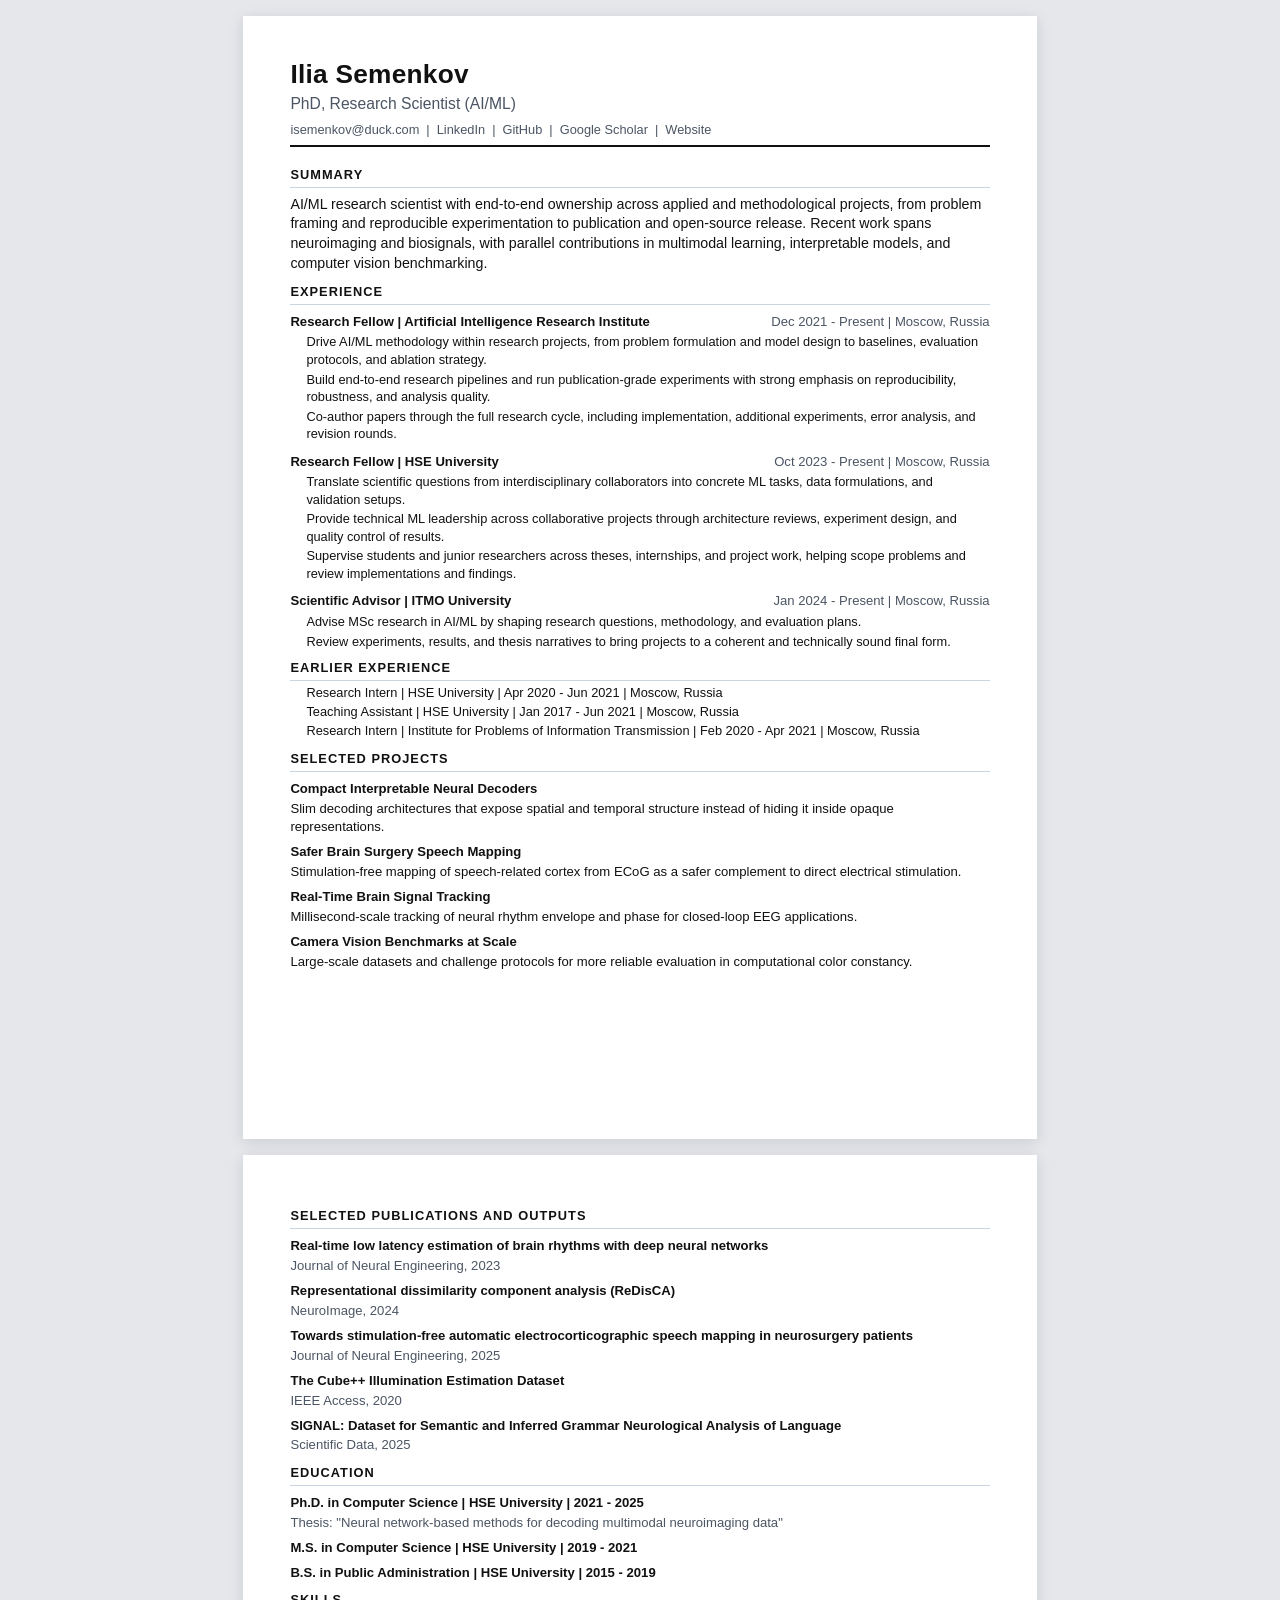
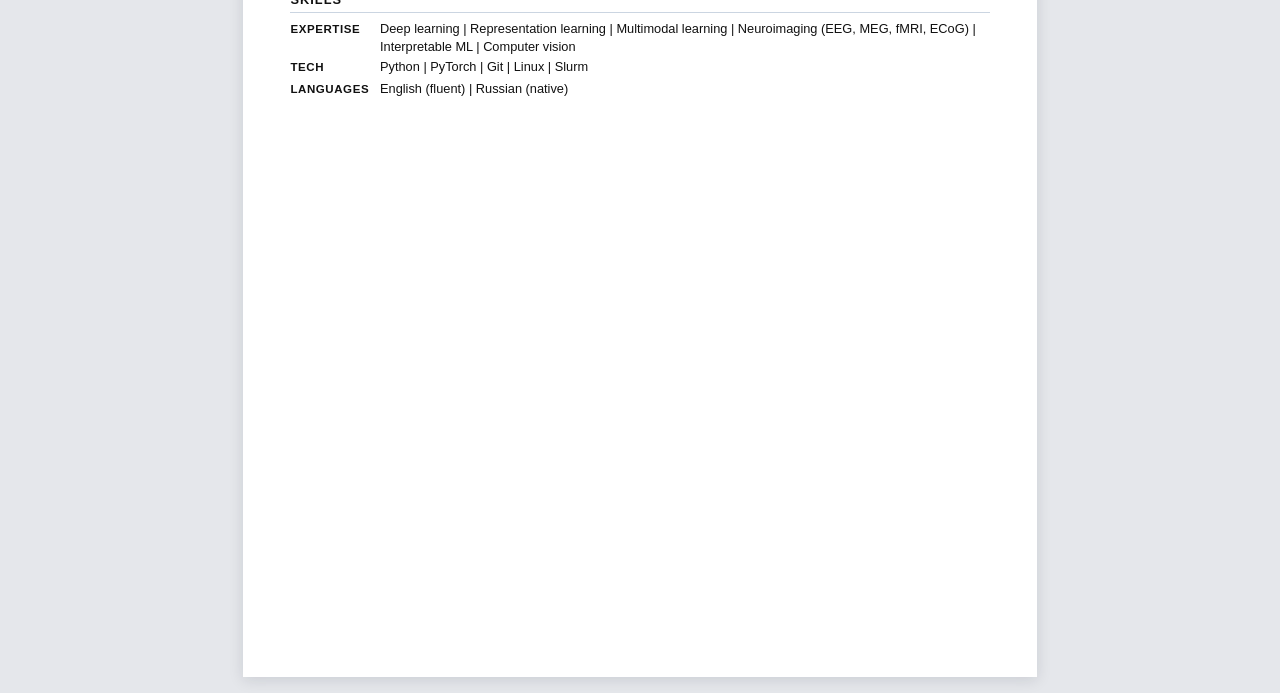
<file: resume/index.html>
<!DOCTYPE html><html lang="en" data-astro-cid-ruvg6z4q> <head><meta charset="utf-8"><meta name="viewport" content="width=device-width,initial-scale=1"><title>Ilia Semenkov - Resume</title><meta name="description" content="Recruiter-facing resume: selected experience, projects, outputs, and education."><link rel="stylesheet" href="/_astro/cv.Db3l95e8.css">
<link rel="stylesheet" href="/_astro/resume.CUb5GSi6.css"></head> <body data-astro-cid-ruvg6z4q> <main class="resume-root" data-astro-cid-ruvg6z4q> <section class="resume-page" data-astro-cid-ruvg6z4q> <header class="resume-header" data-astro-cid-ruvg6z4q> <h1 data-astro-cid-ruvg6z4q>Ilia Semenkov</h1> <p class="resume-title" data-astro-cid-ruvg6z4q>PhD, Research Scientist (AI/ML)</p> <p class="resume-contacts" data-astro-cid-ruvg6z4q> <a href="mailto:isemenkov@duck.com" data-astro-cid-ruvg6z4q>isemenkov@duck.com</a> <span data-astro-cid-ruvg6z4q>|</span> <a href="https://www.linkedin.com/in/ilia-semenkov-588487223/" target="_blank" rel="noopener noreferrer" data-astro-cid-ruvg6z4q>LinkedIn</a> <span data-astro-cid-ruvg6z4q>|</span> <a href="https://github.com/ivsemenkov" target="_blank" rel="noopener noreferrer" data-astro-cid-ruvg6z4q>GitHub</a> <span data-astro-cid-ruvg6z4q>|</span> <a href="https://scholar.google.com/citations?user=fR4qppEAAAAJ" target="_blank" rel="noopener noreferrer" data-astro-cid-ruvg6z4q>Google Scholar</a>  <span data-astro-cid-ruvg6z4q>|</span> <a href="https://ivsemenkov.github.io" target="_blank" rel="noopener noreferrer" data-astro-cid-ruvg6z4q>Website</a> </p> </header> <section class="resume-section" data-astro-cid-ruvg6z4q> <h2 data-astro-cid-ruvg6z4q>Summary</h2> <p class="summary" data-astro-cid-ruvg6z4q>AI/ML research scientist with end-to-end ownership across applied and methodological projects, from problem framing and reproducible experimentation to publication and open-source release. Recent work spans neuroimaging and biosignals, with parallel contributions in multimodal learning, interpretable models, and computer vision benchmarking.</p> </section> <section class="resume-section" data-astro-cid-ruvg6z4q> <h2 data-astro-cid-ruvg6z4q>Experience</h2> <div class="entry-list" data-astro-cid-ruvg6z4q> <article class="entry" data-astro-cid-ruvg6z4q> <div class="entry-head" data-astro-cid-ruvg6z4q> <p class="entry-title" data-astro-cid-ruvg6z4q>Research Fellow | Artificial Intelligence Research Institute</p> <p class="entry-meta" data-astro-cid-ruvg6z4q> Dec 2021 - Present  | Moscow, Russia </p> </div> <ul data-astro-cid-ruvg6z4q> <li data-astro-cid-ruvg6z4q>Drive AI/ML methodology within research projects, from problem formulation and model design to baselines, evaluation protocols, and ablation strategy.</li><li data-astro-cid-ruvg6z4q>Build end-to-end research pipelines and run publication-grade experiments with strong emphasis on reproducibility, robustness, and analysis quality.</li><li data-astro-cid-ruvg6z4q>Co-author papers through the full research cycle, including implementation, additional experiments, error analysis, and revision rounds.</li> </ul> </article><article class="entry" data-astro-cid-ruvg6z4q> <div class="entry-head" data-astro-cid-ruvg6z4q> <p class="entry-title" data-astro-cid-ruvg6z4q>Research Fellow | HSE University</p> <p class="entry-meta" data-astro-cid-ruvg6z4q> Oct 2023 - Present  | Moscow, Russia </p> </div> <ul data-astro-cid-ruvg6z4q> <li data-astro-cid-ruvg6z4q>Translate scientific questions from interdisciplinary collaborators into concrete ML tasks, data formulations, and validation setups.</li><li data-astro-cid-ruvg6z4q>Provide technical ML leadership across collaborative projects through architecture reviews, experiment design, and quality control of results.</li><li data-astro-cid-ruvg6z4q>Supervise students and junior researchers across theses, internships, and project work, helping scope problems and review implementations and findings.</li> </ul> </article><article class="entry" data-astro-cid-ruvg6z4q> <div class="entry-head" data-astro-cid-ruvg6z4q> <p class="entry-title" data-astro-cid-ruvg6z4q>Scientific Advisor | ITMO University</p> <p class="entry-meta" data-astro-cid-ruvg6z4q> Jan 2024 - Present  | Moscow, Russia </p> </div> <ul data-astro-cid-ruvg6z4q> <li data-astro-cid-ruvg6z4q>Advise MSc research in AI/ML by shaping research questions, methodology, and evaluation plans.</li><li data-astro-cid-ruvg6z4q>Review experiments, results, and thesis narratives to bring projects to a coherent and technically sound final form.</li> </ul> </article> </div> <div class="career-mini" data-astro-cid-ruvg6z4q> <h3 class="resume-subhead" data-astro-cid-ruvg6z4q>Earlier Experience</h3> <ul class="career-mini-list" data-astro-cid-ruvg6z4q> <li data-astro-cid-ruvg6z4q> Research Intern | HSE University | Apr 2020 - Jun 2021  | Moscow, Russia </li><li data-astro-cid-ruvg6z4q> Teaching Assistant | HSE University | Jan 2017 - Jun 2021  | Moscow, Russia </li><li data-astro-cid-ruvg6z4q> Research Intern | Institute for Problems of Information Transmission | Feb 2020 - Apr 2021  | Moscow, Russia </li> </ul> </div> </section> <section class="resume-section" data-astro-cid-ruvg6z4q> <h2 data-astro-cid-ruvg6z4q>Selected Projects</h2> <div class="entry-list compact" data-astro-cid-ruvg6z4q> <article class="entry project-entry" id="project-brain-stimulus-alignment-compact-interpretable" data-astro-cid-ruvg6z4q> <div class="entry-head" data-astro-cid-ruvg6z4q> <p class="entry-title" data-astro-cid-ruvg6z4q>Compact Interpretable Neural Decoders</p> </div> <p data-astro-cid-ruvg6z4q>Slim decoding architectures that expose spatial and temporal structure instead of hiding it inside opaque representations.</p> </article><article class="entry project-entry" id="project-ecog-speech-mapping" data-astro-cid-ruvg6z4q> <div class="entry-head" data-astro-cid-ruvg6z4q> <p class="entry-title" data-astro-cid-ruvg6z4q>Safer Brain Surgery Speech Mapping</p> </div> <p data-astro-cid-ruvg6z4q>Stimulation-free mapping of speech-related cortex from ECoG as a safer complement to direct electrical stimulation.</p> </article><article class="entry project-entry" id="project-real-time-neural-filtering-low-latency" data-astro-cid-ruvg6z4q> <div class="entry-head" data-astro-cid-ruvg6z4q> <p class="entry-title" data-astro-cid-ruvg6z4q>Real-Time Brain Signal Tracking</p> </div> <p data-astro-cid-ruvg6z4q>Millisecond-scale tracking of neural rhythm envelope and phase for closed-loop EEG applications.</p> </article><article class="entry project-entry" id="project-illumination-estimation-datasets-benchmarks" data-astro-cid-ruvg6z4q> <div class="entry-head" data-astro-cid-ruvg6z4q> <p class="entry-title" data-astro-cid-ruvg6z4q>Camera Vision Benchmarks at Scale</p> </div> <p data-astro-cid-ruvg6z4q>Large-scale datasets and challenge protocols for more reliable evaluation in computational color constancy.</p> </article> </div> </section> </section> <section class="resume-page page-break" data-astro-cid-ruvg6z4q>  <section class="resume-section" data-astro-cid-ruvg6z4q> <h2 data-astro-cid-ruvg6z4q>Selected Publications and Outputs</h2> <div class="entry-list compact" data-astro-cid-ruvg6z4q> <article class="entry" data-astro-cid-ruvg6z4q> <p class="entry-title" data-astro-cid-ruvg6z4q>Real-time low latency estimation of brain rhythms with deep neural networks</p> <p class="output-meta" data-astro-cid-ruvg6z4q>Journal of Neural Engineering, 2023</p>  </article><article class="entry" data-astro-cid-ruvg6z4q> <p class="entry-title" data-astro-cid-ruvg6z4q>Representational dissimilarity component analysis (ReDisCA)</p> <p class="output-meta" data-astro-cid-ruvg6z4q>NeuroImage, 2024</p>  </article><article class="entry" data-astro-cid-ruvg6z4q> <p class="entry-title" data-astro-cid-ruvg6z4q>Towards stimulation-free automatic electrocorticographic speech mapping in neurosurgery patients</p> <p class="output-meta" data-astro-cid-ruvg6z4q>Journal of Neural Engineering, 2025</p>  </article><article class="entry" data-astro-cid-ruvg6z4q> <p class="entry-title" data-astro-cid-ruvg6z4q>The Cube++ Illumination Estimation Dataset</p> <p class="output-meta" data-astro-cid-ruvg6z4q>IEEE Access, 2020</p>  </article><article class="entry" data-astro-cid-ruvg6z4q> <p class="entry-title" data-astro-cid-ruvg6z4q>SIGNAL: Dataset for Semantic and Inferred Grammar Neurological Analysis of Language</p> <p class="output-meta" data-astro-cid-ruvg6z4q>Scientific Data, 2025</p>  </article> </div> </section> <section class="resume-section" data-astro-cid-ruvg6z4q> <h2 data-astro-cid-ruvg6z4q>Education</h2> <div class="entry-list compact" data-astro-cid-ruvg6z4q> <article class="entry" data-astro-cid-ruvg6z4q> <p class="entry-title" data-astro-cid-ruvg6z4q>Ph.D. in Computer Science | HSE University | 2021 - 2025</p> <p class="output-meta" data-astro-cid-ruvg6z4q> Thesis:  &quot;Neural network-based methods for decoding multimodal neuroimaging data&quot; </p> </article><article class="entry" data-astro-cid-ruvg6z4q> <p class="entry-title" data-astro-cid-ruvg6z4q>M.S. in Computer Science | HSE University | 2019 - 2021</p>  </article><article class="entry" data-astro-cid-ruvg6z4q> <p class="entry-title" data-astro-cid-ruvg6z4q>B.S. in Public Administration | HSE University | 2015 - 2019</p>  </article> </div> </section> <section class="resume-section" data-astro-cid-ruvg6z4q> <h2 data-astro-cid-ruvg6z4q>Skills</h2> <div class="skills-grid" data-astro-cid-ruvg6z4q>  <p class="skills-label" data-astro-cid-ruvg6z4q>Expertise</p> <p class="skills-items" data-astro-cid-ruvg6z4q>Deep learning | Representation learning | Multimodal learning | Neuroimaging (EEG, MEG, fMRI, ECoG) | Interpretable ML | Computer vision</p>   <p class="skills-label" data-astro-cid-ruvg6z4q>Tech</p> <p class="skills-items" data-astro-cid-ruvg6z4q>Python | PyTorch | Git | Linux | Slurm</p>   <p class="skills-label" data-astro-cid-ruvg6z4q>Languages</p> <p class="skills-items" data-astro-cid-ruvg6z4q>English (fluent) | Russian (native)</p>  </div> </section> </section> </main> </body></html>
</file>
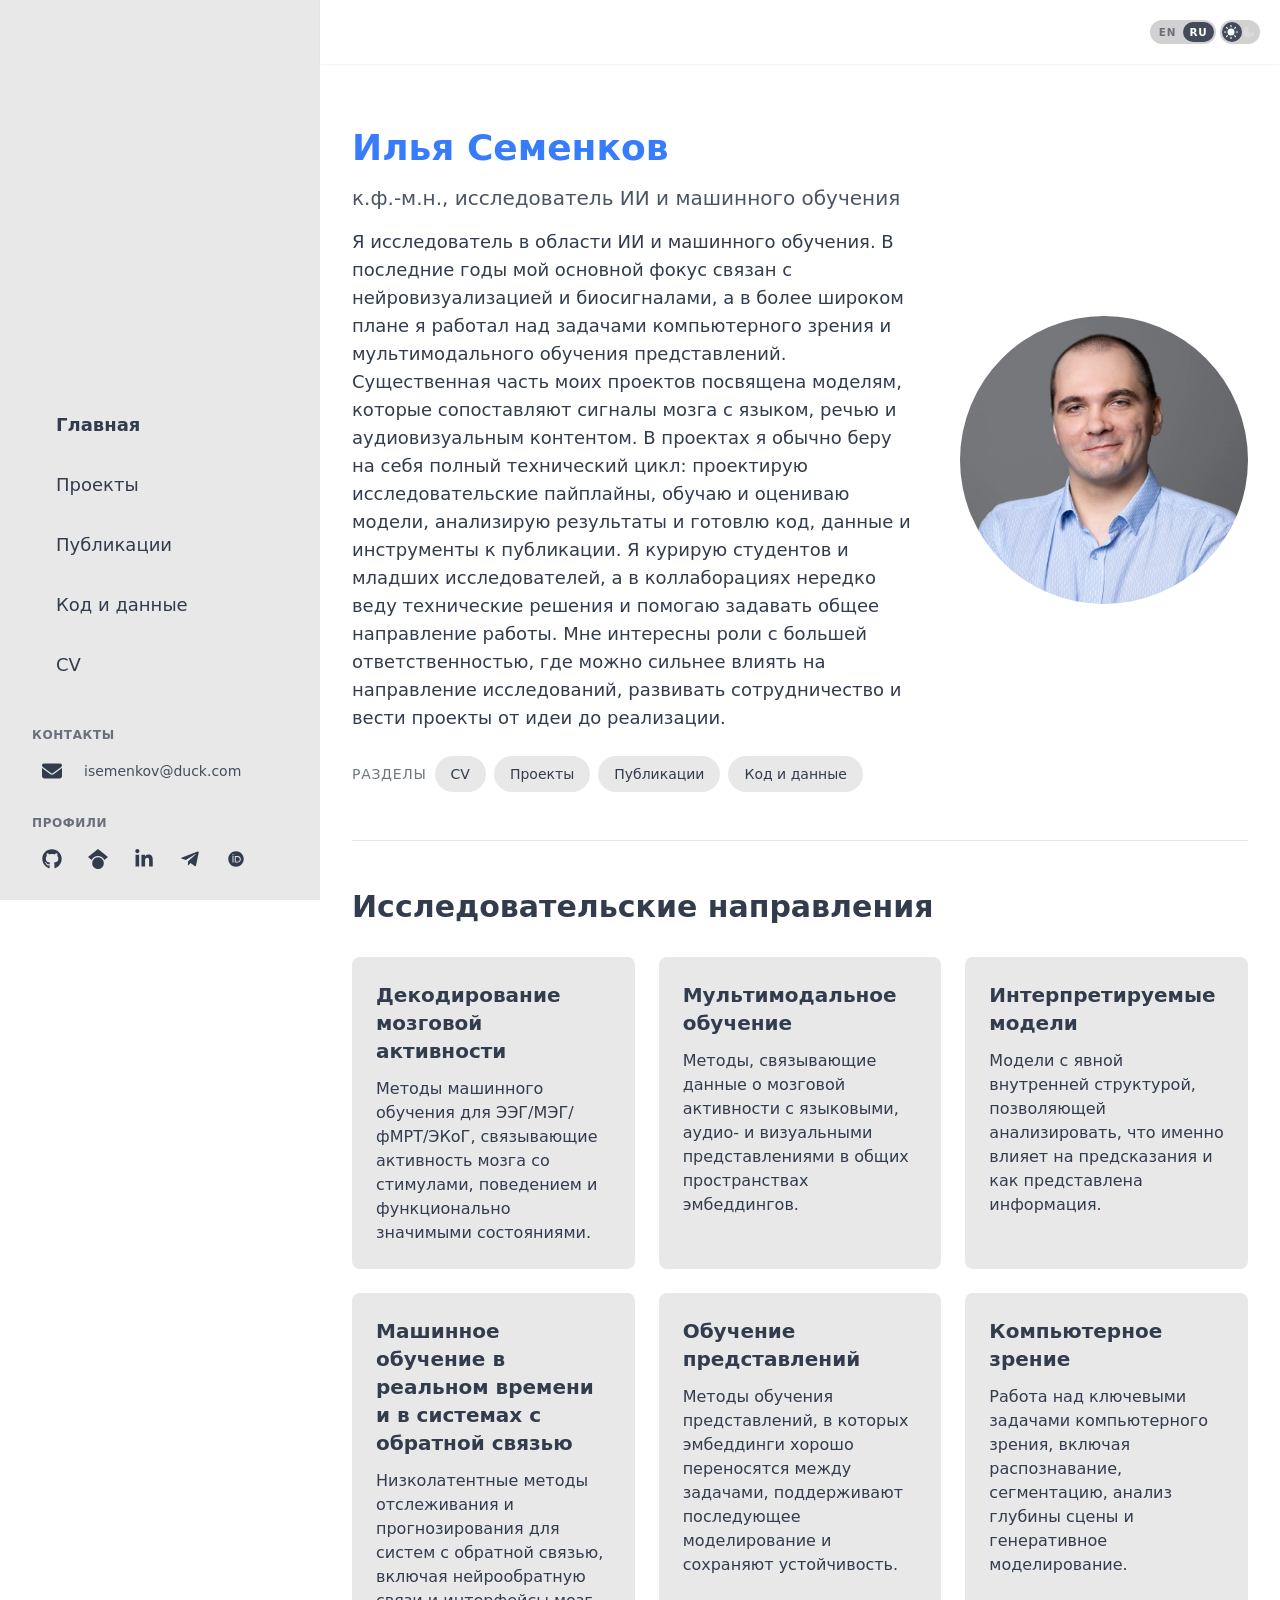
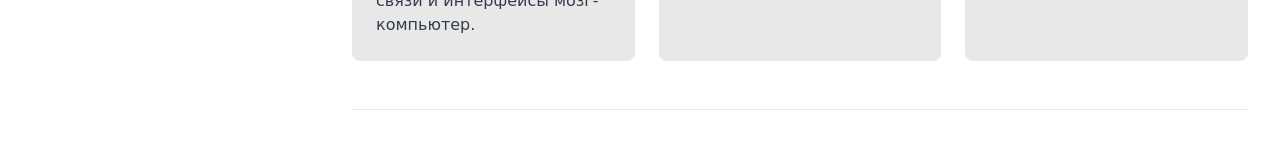
<file: ru/index.html>
<!DOCTYPE html><html lang="ru" data-astro-cid-sckkx6r4> <head><meta name="astro-view-transitions-enabled" content="true"><meta name="astro-view-transitions-fallback" content="animate"><script type="module" src="/_astro/ClientRouter.astro_astro_type_script_index_0_lang.QW52Ox2j.js"></script><meta charset="utf-8"><meta name="viewport" content="width=device-width,initial-scale=1"><link rel="icon" type="image/svg+xml" href="data:image/svg+xml,<svg xmlns=%22http://www.w3.org/2000/svg%22 viewBox=%220 0 100 100%22><text y=%22.9em%22 font-size=%2290%22>🎓</text></svg>"><meta name="generator" content="Astro v5.15.9"><!-- Sitemap --><link rel="sitemap" href="/sitemap-index.xml"><!-- Canonical + Alternate locales --><link rel="canonical" href="https://ivsemenkov.github.io/ru"><link rel="alternate" hreflang="en" href="https://ivsemenkov.github.io/"><link rel="alternate" hreflang="ru" href="https://ivsemenkov.github.io/ru"><link rel="alternate" hreflang="x-default" href="https://ivsemenkov.github.io/"><!-- Primary Meta Tags --><title>Ilia Semenkov</title><meta name="title" content="Ilia Semenkov"><meta name="description" content="Илья Семенков, к.ф.-м.н. - научный сотрудник Института искусственного интеллекта AIRI и НИУ ВШЭ."><!-- Open Graph --><meta property="og:type" content="website"><meta property="og:url" content="https://ivsemenkov.github.io/ru"><meta property="og:title" content="Ilia Semenkov"><meta property="og:description" content="Илья Семенков, к.ф.-м.н. - научный сотрудник Института искусственного интеллекта AIRI и НИУ ВШЭ."><meta property="og:image" content="https://ivsemenkov.github.io/favicon.svg"><!-- Twitter --><meta property="twitter:card" content="summary_large_image"><meta property="twitter:url" content="https://ivsemenkov.github.io/ru"><meta property="twitter:title" content="Ilia Semenkov"><meta property="twitter:description" content="Илья Семенков, к.ф.-м.н. - научный сотрудник Института искусственного интеллекта AIRI и НИУ ВШЭ."><meta property="twitter:image" content="https://ivsemenkov.github.io/favicon.svg"><!-- Theme: one script, capture-phase click so toggle always wins. --><script>(function(){const lightTheme = "emerald";
const darkTheme = "night";

  var KEY = 'theme';
  var valid = [lightTheme, darkTheme];
  function getStored() {
    var s = localStorage.getItem(KEY);
    if (valid.indexOf(s) >= 0) return s;
    if (s) localStorage.setItem(KEY, lightTheme);
    return lightTheme;
  }
  function apply() {
    var cur = getStored();
    document.documentElement.setAttribute('data-theme', cur);
    document.documentElement.setAttribute('data-theme-mode', cur === darkTheme ? 'dark' : 'light');
  }
  function syncThemeMode() {
    var cur = document.documentElement.getAttribute('data-theme');
    if (cur) document.documentElement.setAttribute('data-theme-mode', cur === darkTheme ? 'dark' : 'light');
  }
  function syncCheckbox() {
    var cur = document.documentElement.getAttribute('data-theme');
    syncThemeMode();
    var toggles = document.querySelectorAll('[data-toggle-theme]');
    for (var i = 0; i < toggles.length; i++) {
      var el = toggles[i];
      var list = (el.getAttribute('data-toggle-theme') || '').split(',').map(function (s) {
        return s.trim();
      });
      if (list.length < 2) continue;
      var isDark = cur === list[0];
      var input = el.querySelector('input[type="checkbox"]');
      if (input) input.checked = isDark;
    }
  }
  function onToggleClick(ev) {
    var el = ev.target && ev.target.closest && ev.target.closest('[data-toggle-theme]');
    if (!el) return;
    ev.preventDefault();
    ev.stopPropagation();
    var list = (el.getAttribute('data-toggle-theme') || '').split(',').map(function (s) {
      return s.trim();
    });
    if (list.length < 2) return;
    var cur = document.documentElement.getAttribute('data-theme');
    var next = cur === list[0] ? list[1] : list[0];
    localStorage.setItem(KEY, next);
    document.documentElement.setAttribute('data-theme', next);
    syncCheckbox();
  }
  apply();
  syncCheckbox();
  var observer = new MutationObserver(function () {
    syncCheckbox();
  });
  observer.observe(document.documentElement, {
    attributes: true,
    attributeFilter: ['data-theme'],
  });
  document.addEventListener('click', onToggleClick, true);
  document.addEventListener('DOMContentLoaded', function () {
    syncCheckbox();
    setTimeout(syncCheckbox, 50);
  });
  document.addEventListener('astro:after-swap', function () {
    apply();
    syncCheckbox();
    [50, 150, 350, 600].forEach(function (ms) {
      setTimeout(syncCheckbox, ms);
    });
  });
})();</script><link rel="stylesheet" href="/_astro/cv.Db3l95e8.css">
<link rel="stylesheet" href="/_astro/cv.Ct8KvCHj.css">
<style>.author-me[data-astro-cid-j7pv25f6],[data-astro-cid-j7pv25f6][data-author-me]{font-weight:600!important;padding:0 .25em;border-radius:3px}[data-theme-mode=light] .author-me[data-astro-cid-j7pv25f6],[data-theme-mode=light] [data-astro-cid-j7pv25f6][data-author-me]{background-color:#cbd5e1!important}[data-theme-mode=dark] .author-me[data-astro-cid-j7pv25f6],[data-theme-mode=dark] [data-astro-cid-j7pv25f6][data-author-me]{background-color:#ffffff26!important}
</style></head> <body data-astro-cid-sckkx6r4> <div class="bg-base-100 drawer lg:drawer-open " data-astro-cid-sckkx6r4> <input id="my-drawer" type="checkbox" class="drawer-toggle" data-astro-cid-sckkx6r4> <!-- Drawer content --> <div class="drawer-content bg-base-100" data-astro-cid-sckkx6r4> <div class="app-topbar sticky top-0 z-50 bg-base-100/95 text-base-content shadow-sm backdrop-blur supports-[backdrop-filter]:bg-base-100/80" data-astro-cid-sckkx6r4> <nav class="navbar app-navbar" data-astro-cid-sckkx6r4> <div class="navbar-start shrink-0" data-astro-cid-sckkx6r4>  <label for="my-drawer" class="btn btn-square btn-ghost lg:hidden" data-astro-cid-sckkx6r4> <!--
Pass any SVG icon as children (recommended width/height : w-6 h-6 or size-6)
By default, it's using your primary color for styling
--><div class="w-12 h-12 inline-flex items-center justify-center rounded-xl bg-primary/20 text-primary">  <svg xmlns="http://www.w3.org/2000/svg" fill="none" viewBox="0 0 24 24" stroke-width="1.5" class="size-6 stroke-current" data-astro-cid-sckkx6r4> <path stroke-linecap="round" stroke-linejoin="round" d="M3.75 6.75h16.5M3.75 12h16.5m-16.5 5.25h16.5" data-astro-cid-sckkx6r4></path> </svg>  </div> </label> </div> <div class="navbar-center min-w-0 flex-1 justify-center lg:hidden px-2" data-astro-cid-sckkx6r4> <span class="navbar-center-title truncate text-base font-black sm:text-lg" title="к.ф.-м.н., исследователь ИИ и машинного обучения Илья Семенков" data-astro-cid-sckkx6r4> Илья Семенков </span> </div> <div class="navbar-end app-navbar-end shrink-0 gap-1" data-astro-cid-sckkx6r4> <nav class="locale-toggle" aria-label="Язык сайта" data-active-locale="ru" data-astro-cid-got23tqz> <span class="locale-toggle-indicator" aria-hidden="true" data-astro-cid-got23tqz></span> <a href="/" class="locale-toggle-option" data-locale-switch aria-label="Переключить на английский" title="Переключить на английский" lang="en" data-astro-cid-got23tqz> EN </a><span class="locale-toggle-option locale-toggle-option--active" aria-current="page" lang="ru" data-astro-cid-got23tqz> RU </span> </nav>  <script type="module">document.documentElement.hasAttribute("data-locale-switch-bound")||(document.documentElement.setAttribute("data-locale-switch-bound","1"),document.addEventListener("click",e=>{const n=e.target?.closest?.("[data-locale-switch]");if(!n)return;const o=n.getAttribute("href");if(!o)return;e.preventDefault();const t=new URL(o,window.location.origin);t.search=window.location.search,t.hash=window.location.hash,window.location.assign(t.toString())}));</script> <button type="button" class="theme-toggle grid cursor-pointer place-items-center" data-toggle-theme="night,emerald" aria-label="Toggle theme" data-astro-cid-ygdvpqmu data-astro-transition-persist="astro-ucnox4ks-1"> <span class="theme-toggle-knob" aria-hidden="true" data-astro-cid-ygdvpqmu></span> <svg class="theme-icon-sun stroke-base-100 fill-base-100 col-start-1 row-start-1 transition-opacity" xmlns="http://www.w3.org/2000/svg" width="14" height="14" viewBox="0 0 24 24" fill="none" stroke="currentColor" stroke-width="2" stroke-linecap="round" stroke-linejoin="round" data-astro-cid-ygdvpqmu> <circle cx="12" cy="12" r="5" data-astro-cid-ygdvpqmu></circle> <path d="M12 1v2M12 21v2M4.2 4.2l1.4 1.4M18.4 18.4l1.4 1.4M1 12h2M21 12h2M4.2 19.8l1.4-1.4M18.4 5.6l1.4-1.4" data-astro-cid-ygdvpqmu></path> </svg> <svg class="theme-icon-moon stroke-base-100 fill-base-100 col-start-2 row-start-1 transition-opacity" xmlns="http://www.w3.org/2000/svg" width="14" height="14" viewBox="0 0 24 24" fill="none" stroke="currentColor" stroke-width="2" stroke-linecap="round" stroke-linejoin="round" data-astro-cid-ygdvpqmu> <path d="M21 12.79A9 9 0 1 1 11.21 3 7 7 0 0 0 21 12.79z" data-astro-cid-ygdvpqmu></path> </svg> </button>  </div> </nav> </div> <main class="app-main mx-auto flex max-w-full flex-col px-4 py-6 sm:px-6 sm:py-8 lg:max-w-5xl lg:px-8 lg:pt-16" data-astro-cid-sckkx6r4> <!-- Page content -->  <section class="flex flex-col items-start gap-6 border-b pb-10 sm:flex-row sm:items-center sm:gap-12 sm:pb-12" data-astro-cid-j7pv25f6> <div class="flex-1 min-w-0 max-w-2xl"> <h1 class="mb-4 text-3xl font-bold sm:text-4xl"> <span class="text-secondary">Илья Семенков</span> </h1> <p class="mb-4 text-lg text-gray-600 sm:text-xl">к.ф.-м.н., исследователь ИИ и машинного обучения</p> <p class="mb-4 text-base leading-relaxed sm:text-lg"> Я исследователь в области ИИ и машинного обучения. В последние годы мой основной фокус связан с нейровизуализацией и биосигналами, а в более широком плане я работал над задачами компьютерного зрения и мультимодального обучения представлений. Существенная часть моих проектов посвящена моделям, которые сопоставляют сигналы мозга с языком, речью и аудиовизуальным контентом. В проектах я обычно беру на себя полный технический цикл: проектирую исследовательские пайплайны, обучаю и оцениваю модели, анализирую результаты и готовлю код, данные и инструменты к публикации. Я курирую студентов и младших исследователей, а в коллаборациях нередко веду технические решения и помогаю задавать общее направление работы. Мне интересны роли с большей ответственностью, где можно сильнее влиять на направление исследований, развивать сотрудничество и вести проекты от идеи до реализации. </p> <div class="mt-6 flex flex-wrap items-center gap-2"> <span class="text-sm font-medium uppercase tracking-wider text-base-content/70">Разделы</span> <nav class="flex flex-wrap gap-2" aria-label="Site sections"> <a href="/ru/cv" class="inline-flex items-center rounded-full bg-base-200 px-4 py-2 text-sm font-medium text-base-content transition-colors hover:bg-secondary hover:text-secondary-content">CV</a> <a href="/ru/projects" class="inline-flex items-center rounded-full bg-base-200 px-4 py-2 text-sm font-medium text-base-content transition-colors hover:bg-secondary hover:text-secondary-content">Проекты</a> <a href="/ru/publications" class="inline-flex items-center rounded-full bg-base-200 px-4 py-2 text-sm font-medium text-base-content transition-colors hover:bg-secondary hover:text-secondary-content">Публикации</a> <a href="/ru/open-source" class="inline-flex items-center rounded-full bg-base-200 px-4 py-2 text-sm font-medium text-base-content transition-colors hover:bg-secondary hover:text-secondary-content">Код и данные</a> </nav> </div> </div> <div class="order-first mx-auto mb-2 h-44 w-44 shrink-0 sm:order-none sm:mb-0 sm:h-56 sm:w-56 lg:h-72 lg:w-72"> <img src="/_astro/profile_pictures.Dmzy9cGh_Z1RyMHF.webp" alt="Илья Семенков" loading="lazy" decoding="async" fetchpriority="auto" width="1756" height="1615" class="mask mask-circle h-full w-full object-cover object-center"> </div> </section> <section class="py-12 border-b" data-astro-cid-j7pv25f6> <h2 class="text-3xl font-bold mb-8">Исследовательские направления</h2> <div class="grid grid-cols-1 md:grid-cols-2 lg:grid-cols-3 gap-6"> <div class="p-6 rounded-lg text-base-content bg-base-200"> <h3 class="text-xl font-semibold mb-3">Декодирование мозговой активности</h3> <p>Методы машинного обучения для ЭЭГ/МЭГ/фМРТ/ЭКоГ, связывающие активность мозга со стимулами, поведением и функционально значимыми состояниями.</p> </div><div class="p-6 rounded-lg text-base-content bg-base-200"> <h3 class="text-xl font-semibold mb-3">Мультимодальное обучение</h3> <p>Методы, связывающие данные о мозговой активности с языковыми, аудио- и визуальными представлениями в общих пространствах эмбеддингов.</p> </div><div class="p-6 rounded-lg text-base-content bg-base-200"> <h3 class="text-xl font-semibold mb-3">Интерпретируемые модели</h3> <p>Модели с явной внутренней структурой, позволяющей анализировать, что именно влияет на предсказания и как представлена информация.</p> </div><div class="p-6 rounded-lg text-base-content bg-base-200"> <h3 class="text-xl font-semibold mb-3">Машинное обучение в реальном времени и в системах с обратной связью</h3> <p>Низколатентные методы отслеживания и прогнозирования для систем с обратной связью, включая нейрообратную связи и интерфейсы мозг-компьютер.</p> </div><div class="p-6 rounded-lg text-base-content bg-base-200"> <h3 class="text-xl font-semibold mb-3">Обучение представлений</h3> <p>Методы обучения представлений, в которых эмбеддинги хорошо переносятся между задачами, поддерживают последующее моделирование и сохраняют устойчивость.</p> </div><div class="p-6 rounded-lg text-base-content bg-base-200"> <h3 class="text-xl font-semibold mb-3">Компьютерное зрение</h3> <p>Работа над ключевыми задачами компьютерного зрения, включая распознавание, сегментацию, анализ глубины сцены и генеративное моделирование.</p> </div> </div> </section>  </main> </div> <!-- Drawer side --> <div class="drawer-side drawer-layer z-40" data-astro-cid-sckkx6r4> <label for="my-drawer" aria-label="Закрыть боковое меню" class="drawer-overlay" data-astro-cid-sckkx6r4></label> <aside class="mobile-drawer-panel flex min-h-[100dvh] w-[20rem] max-w-[85vw] flex-col overflow-y-auto overscroll-contain bg-base-200 px-4 pt-4 pb-[max(env(safe-area-inset-bottom),5rem)] text-base-content lg:pb-[calc(env(safe-area-inset-bottom)+0.75rem)]" data-astro-cid-o5wx45wj> <div class="my-4 flex h-full flex-col gap-8 lg:my-8" data-astro-cid-o5wx45wj> <div data-astro-cid-o5wx45wj> <!-- Same block on every page: visible on Projects/Publications/Open source, invisible on Home/CV so nav aligns exactly --> <div class="navbar-top-block flex justify-center items-center flex-col navbar-top-invisible" data-astro-cid-o5wx45wj> <img src="/_astro/profile_pictures.Dmzy9cGh_Z1RyMHF.webp" alt data-astro-cid-o5wx45wj="true" loading="lazy" decoding="async" fetchpriority="auto" width="1756" height="1615" class="mask mask-circle size-44"> <h1 class="navbar-identity mt-8 hidden lg:block" data-astro-cid-o5wx45wj> <span class="navbar-identity__name" data-astro-cid-o5wx45wj>Илья Семенков</span> <span class="navbar-identity__title" data-astro-cid-o5wx45wj>к.ф.-м.н., исследователь ИИ и машинного обучения</span> </h1> </div> <div class="mx-4 mt-8 lg:mt-16" data-astro-cid-o5wx45wj> <ul class="menu menu-md grow shrink space-y-4 overflow-y-auto pb-2" data-astro-cid-o5wx45wj> <li data-astro-cid-o5wx45wj><a href="/ru" class="text-lg font-bold" data-astro-cid-o5wx45wj>Главная</a></li> <li data-astro-cid-o5wx45wj><a href="/ru/projects" class="text-lg" data-astro-cid-o5wx45wj>Проекты</a></li> <li data-astro-cid-o5wx45wj><a href="/ru/publications" class="text-lg" data-astro-cid-o5wx45wj>Публикации</a></li> <li data-astro-cid-o5wx45wj><a href="/ru/open-source" class="text-lg" data-astro-cid-o5wx45wj>Код и данные</a></li> <li data-astro-cid-o5wx45wj><a href="/ru/cv" class="text-lg" data-astro-cid-o5wx45wj>CV</a></li> </ul> </div> </div> <div class="mx-4 space-y-6 lg:mt-auto" data-astro-cid-o5wx45wj> <div data-astro-cid-o5wx45wj> <h2 class="text-xs font-semibold uppercase tracking-wider text-base-content/70 mb-2" data-astro-cid-o5wx45wj>Контакты</h2> <div class="flex items-center gap-3" data-astro-cid-o5wx45wj> <a href="mailto:isemenkov@duck.com" class="size-10 inline-flex items-center justify-center rounded-xl hover:bg-primary/20 transition-all duration-300 shrink-0" aria-label="Email" data-astro-cid-o5wx45wj> <svg viewBox="0 0 512 512" class="size-5" fill="currentColor" data-astro-cid-o5wx45wj="true"><!--!Font Awesome Free 6.7.2 by @fontawesome - https://fontawesome.com License - https://fontawesome.com/license/free Copyright 2025 Fonticons, Inc.--><path d="M48 64C21.5 64 0 85.5 0 112c0 15.1 7.1 29.3 19.2 38.4L236.8 313.6c11.4 8.5 27 8.5 38.4 0L492.8 150.4c12.1-9.1 19.2-23.3 19.2-38.4c0-26.5-21.5-48-48-48L48 64zM0 176L0 384c0 35.3 28.7 64 64 64l384 0c35.3 0 64-28.7 64-64l0-208L294.4 339.2c-22.8 17.1-54 17.1-76.8 0L0 176z" /></svg> </a> <button type="button" class="copy-email text-sm text-base-content/90 hover:text-base-content hover:underline cursor-pointer focus:outline-none focus:underline text-left" data-email="isemenkov@duck.com" title="Скопировать e-mail" data-astro-cid-o5wx45wj> isemenkov@duck.com </button> </div> </div> <div data-astro-cid-o5wx45wj> <h2 class="text-xs font-semibold uppercase tracking-wider text-base-content/70 mb-2" data-astro-cid-o5wx45wj>Профили</h2> <div class="flex flex-wrap items-center justify-start gap-1.5">  <a href="https://github.com/ivsemenkov" target="_blank" rel="noopener noreferrer" class="size-10 inline-flex items-center justify-center rounded-xl hover:bg-primary/20 transition-all duration-300" aria-label="GitHub"> <svg viewBox="0 0 496 512" class="size-5" fill="currentColor"><!--!Font Awesome Free 6.7.2 by @fontawesome - https://fontawesome.com License - https://fontawesome.com/license/free Copyright 2025 Fonticons, Inc.--><path d="M165.9 397.4c0 2-2.3 3.6-5.2 3.6-3.3 .3-5.6-1.3-5.6-3.6 0-2 2.3-3.6 5.2-3.6 3-.3 5.6 1.3 5.6 3.6zm-31.1-4.5c-.7 2 1.3 4.3 4.3 4.9 2.6 1 5.6 0 6.2-2s-1.3-4.3-4.3-5.2c-2.6-.7-5.5 .3-6.2 2.3zm44.2-1.7c-2.9 .7-4.9 2.6-4.6 4.9 .3 2 2.9 3.3 5.9 2.6 2.9-.7 4.9-2.6 4.6-4.6-.3-1.9-3-3.2-5.9-2.9zM244.8 8C106.1 8 0 113.3 0 252c0 110.9 69.8 205.8 169.5 239.2 12.8 2.3 17.3-5.6 17.3-12.1 0-6.2-.3-40.4-.3-61.4 0 0-70 15-84.7-29.8 0 0-11.4-29.1-27.8-36.6 0 0-22.9-15.7 1.6-15.4 0 0 24.9 2 38.6 25.8 21.9 38.6 58.6 27.5 72.9 20.9 2.3-16 8.8-27.1 16-33.7-55.9-6.2-112.3-14.3-112.3-110.5 0-27.5 7.6-41.3 23.6-58.9-2.6-6.5-11.1-33.3 2.6-67.9 20.9-6.5 69 27 69 27 20-5.6 41.5-8.5 62.8-8.5s42.8 2.9 62.8 8.5c0 0 48.1-33.6 69-27 13.7 34.7 5.2 61.4 2.6 67.9 16 17.7 25.8 31.5 25.8 58.9 0 96.5-58.9 104.2-114.8 110.5 9.2 7.9 17 22.9 17 46.4 0 33.7-.3 75.4-.3 83.6 0 6.5 4.6 14.4 17.3 12.1C428.2 457.8 496 362.9 496 252 496 113.3 383.5 8 244.8 8zM97.2 352.9c-1.3 1-1 3.3 .7 5.2 1.6 1.6 3.9 2.3 5.2 1 1.3-1 1-3.3-.7-5.2-1.6-1.6-3.9-2.3-5.2-1zm-10.8-8.1c-.7 1.3 .3 2.9 2.3 3.9 1.6 1 3.6 .7 4.3-.7 .7-1.3-.3-2.9-2.3-3.9-2-.6-3.6-.3-4.3 .7zm32.4 35.6c-1.6 1.3-1 4.3 1.3 6.2 2.3 2.3 5.2 2.6 6.5 1 1.3-1.3 .7-4.3-1.3-6.2-2.2-2.3-5.2-2.6-6.5-1zm-11.4-14.7c-1.6 1-1.6 3.6 0 5.9 1.6 2.3 4.3 3.3 5.6 2.3 1.6-1.3 1.6-3.9 0-6.2-1.4-2.3-4-3.3-5.6-2z" /></svg> </a> <a href="https://scholar.google.com/citations?user=fR4qppEAAAAJ" target="_blank" rel="noopener noreferrer" class="size-10 inline-flex items-center justify-center rounded-xl hover:bg-primary/20 transition-all duration-300" aria-label="Google Scholar"> <svg viewBox="0 0 512 512" class="size-5" fill="currentColor"><!--!Font Awesome Free 6.7.2 by @fontawesome - https://fontawesome.com License - https://fontawesome.com/license/free Copyright 2025 Fonticons, Inc.--><path d="M390.9 298.5c0 0 0 .1 .1 .1c9.2 19.4 14.4 41.1 14.4 64C405.3 445.1 338.5 512 256 512s-149.3-66.9-149.3-149.3c0-22.9 5.2-44.6 14.4-64h0c1.7-3.6 3.6-7.2 5.6-10.7c4.4-7.6 9.4-14.7 15-21.3c27.4-32.6 68.5-53.3 114.4-53.3c33.6 0 64.6 11.1 89.6 29.9c9.1 6.9 17.4 14.7 24.8 23.5c5.6 6.6 10.6 13.8 15 21.3c2 3.4 3.8 7 5.5 10.5zm26.4-18.8c-30.1-58.4-91-98.4-161.3-98.4s-131.2 40-161.3 98.4L0 202.7 256 0 512 202.7l-94.7 77.1z" /></svg> </a> <a href="https://www.linkedin.com/in/ilia-semenkov-588487223/" target="_blank" rel="noopener noreferrer" class="size-10 inline-flex items-center justify-center rounded-xl hover:bg-primary/20 transition-all duration-300" aria-label="LinkedIn"> <svg viewBox="0 0 448 512" class="size-5" fill="currentColor"><!--!Font Awesome Free 6.7.2 by @fontawesome - https://fontawesome.com License - https://fontawesome.com/license/free Copyright 2025 Fonticons, Inc.--><path d="M100.3 448H7.4V148.9h92.9zM53.8 108.1C24.1 108.1 0 83.5 0 53.8a53.8 53.8 0 0 1 107.6 0c0 29.7-24.1 54.3-53.8 54.3zM447.9 448h-92.7V302.4c0-34.7-.7-79.2-48.3-79.2-48.3 0-55.7 37.7-55.7 76.7V448h-92.8V148.9h89.1v40.8h1.3c12.4-23.5 42.7-48.3 87.9-48.3 94 0 111.3 61.9 111.3 142.3V448z" /></svg> </a> <a href="https://t.me/neuroexmachina" target="_blank" rel="noopener noreferrer" class="size-10 inline-flex items-center justify-center rounded-xl hover:bg-primary/20 transition-all duration-300" aria-label="Telegram"> <svg viewBox="0 0 448 512" class="size-5" fill="currentColor">
  <path d="M446.7 98.6 379.1 417.4c-5.1 22.5-18.4 28.1-37.3 17.5l-103-75.9-49.7 47.8c-5.5 5.5-10.1 10.1-20.7 10.1l7.4-104.9 190.9-172.5c8.3-7.4-1.8-11.5-12.9-4.1L117.8 284 16.2 252.2c-22.1-6.9-22.5-22.1 4.6-32.7L418.2 66.4c18.4-6.9 34.5 4.1 28.5 32.2Z" />
</svg> </a> <a href="https://orcid.org/0000-0003-1515-7062" target="_blank" rel="noopener noreferrer" class="size-10 inline-flex items-center justify-center rounded-xl hover:bg-primary/20 transition-all duration-300" aria-label="ORCID"> <svg viewBox="0 0 640 640" class="size-5" fill="currentColor"><!--!Font Awesome Free v7.0.0 by @fontawesome - https://fontawesome.com License - https://fontawesome.com/license/free Copyright 2025 Fonticons, Inc.--><path d="M358.7 252.2L312.8 252.2L312.8 406L360.3 406C427.9 406 443.4 354.7 443.4 329.1C443.4 287.5 416.9 252.2 358.7 252.2zM320 72C183 72 72 183 72 320C72 457 183 568 320 568C457 568 568 457 568 320C568 183 457 72 320 72zM239.2 432.8L209.4 432.8L209.4 225.3L239.2 225.3L239.2 432.8zM224.3 162.5C235.1 162.5 243.9 171.3 243.9 182.1C243.9 192.9 235.1 201.7 224.3 201.7C213.5 201.7 204.7 192.9 204.7 182.1C204.7 171.3 213.5 162.5 224.3 162.5zM364 433L283 433L283 225.3L363.6 225.3C440.3 225.3 474 280.1 474 329.2C474 382.5 432.3 433.1 364 433.1z" /></svg> </a> </div> </div> </div> </div> </aside>  <script>(function(){const copiedText = "Скопировано!";

  document.addEventListener('click', (event) => {
    const btn = event.target?.closest?.('.copy-email');
    if (!btn || !btn.dataset.email) return;
    const email = btn.dataset.email;
    navigator.clipboard?.writeText(email).then(() => {
      const original = btn.textContent;
      btn.textContent = copiedText;
      btn.classList.add('text-success');
      setTimeout(() => {
        btn.textContent = original;
        btn.classList.remove('text-success');
      }, 1500);
    });
  });
})();</script> </div> </div> <script type="module">function n(){const e=window.location.hash?.slice(1);if(!e)return;const o=()=>{const t=document.getElementById(e);if(!t)return;const i=t.getBoundingClientRect().top+window.scrollY-88;window.scrollTo({top:Math.max(0,i),behavior:"smooth"}),t.classList.add("anchor-highlight"),setTimeout(()=>t.classList.remove("anchor-highlight"),2500)};o(),document.getElementById(e)||requestAnimationFrame(()=>requestAnimationFrame(o))}n();window.addEventListener("hashchange",n);document.addEventListener("astro:page-load",n);</script> </body> </html>
</file>
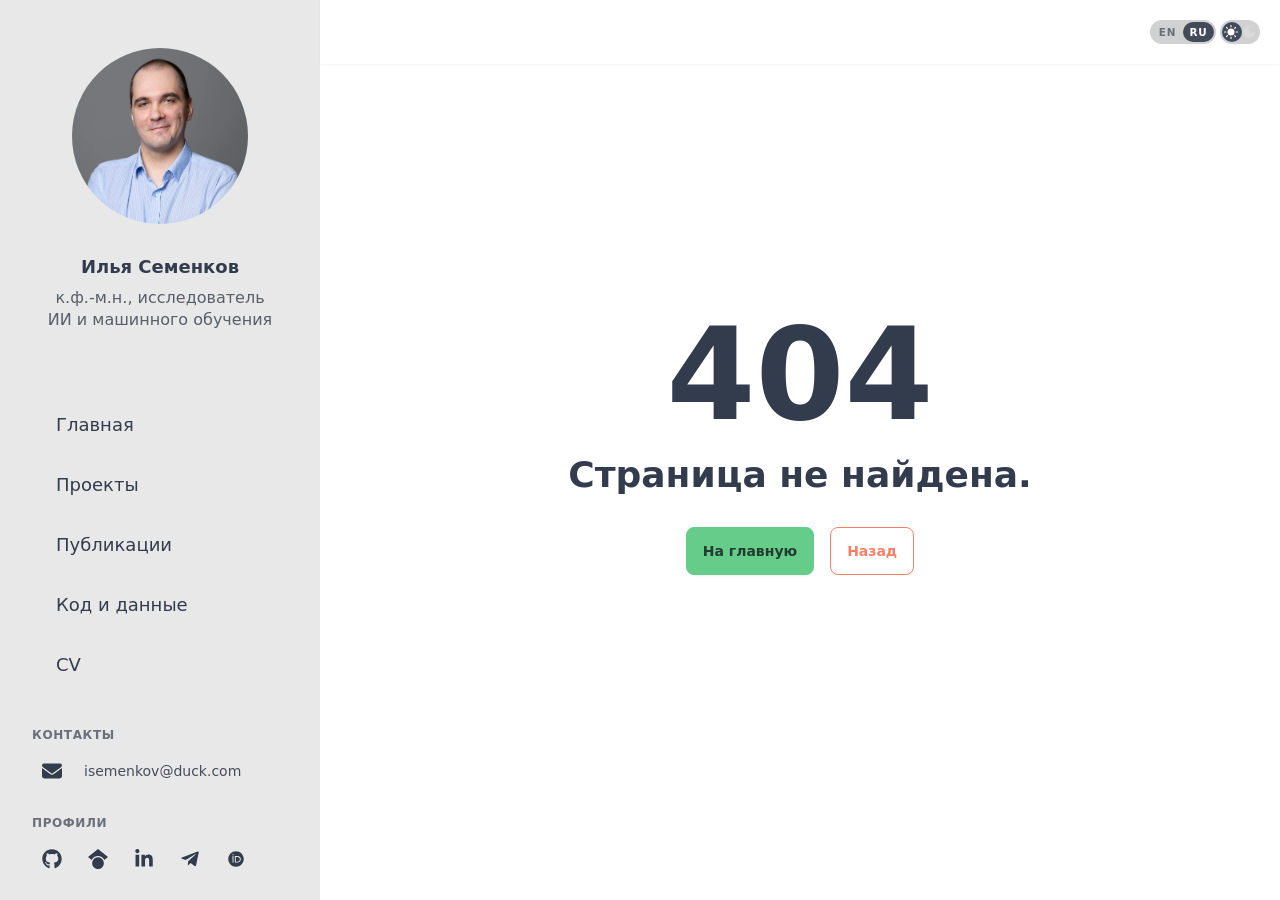
<file: ru/404/index.html>
<!DOCTYPE html><html lang="ru" data-astro-cid-sckkx6r4> <head><meta name="astro-view-transitions-enabled" content="true"><meta name="astro-view-transitions-fallback" content="animate"><script type="module" src="/_astro/ClientRouter.astro_astro_type_script_index_0_lang.QW52Ox2j.js"></script><meta charset="utf-8"><meta name="viewport" content="width=device-width,initial-scale=1"><link rel="icon" type="image/svg+xml" href="data:image/svg+xml,<svg xmlns=%22http://www.w3.org/2000/svg%22 viewBox=%220 0 100 100%22><text y=%22.9em%22 font-size=%2290%22>🎓</text></svg>"><meta name="generator" content="Astro v5.15.9"><!-- Sitemap --><link rel="sitemap" href="/sitemap-index.xml"><!-- Canonical + Alternate locales --><link rel="canonical" href="https://ivsemenkov.github.io/ru/404"><link rel="alternate" hreflang="en" href="https://ivsemenkov.github.io/404"><link rel="alternate" hreflang="ru" href="https://ivsemenkov.github.io/ru/404"><link rel="alternate" hreflang="x-default" href="https://ivsemenkov.github.io/404"><!-- Primary Meta Tags --><title>Ilia Semenkov: 404 - Страница не найдена.</title><meta name="title" content="Ilia Semenkov: 404 - Страница не найдена."><meta name="description" content="Илья Семенков, к.ф.-м.н. - научный сотрудник Института искусственного интеллекта AIRI и НИУ ВШЭ."><!-- Open Graph --><meta property="og:type" content="website"><meta property="og:url" content="https://ivsemenkov.github.io/ru/404"><meta property="og:title" content="Ilia Semenkov: 404 - Страница не найдена."><meta property="og:description" content="Илья Семенков, к.ф.-м.н. - научный сотрудник Института искусственного интеллекта AIRI и НИУ ВШЭ."><meta property="og:image" content="https://ivsemenkov.github.io/favicon.svg"><!-- Twitter --><meta property="twitter:card" content="summary_large_image"><meta property="twitter:url" content="https://ivsemenkov.github.io/ru/404"><meta property="twitter:title" content="Ilia Semenkov: 404 - Страница не найдена."><meta property="twitter:description" content="Илья Семенков, к.ф.-м.н. - научный сотрудник Института искусственного интеллекта AIRI и НИУ ВШЭ."><meta property="twitter:image" content="https://ivsemenkov.github.io/favicon.svg"><!-- Theme: one script, capture-phase click so toggle always wins. --><script>(function(){const lightTheme = "emerald";
const darkTheme = "night";

  var KEY = 'theme';
  var valid = [lightTheme, darkTheme];
  function getStored() {
    var s = localStorage.getItem(KEY);
    if (valid.indexOf(s) >= 0) return s;
    if (s) localStorage.setItem(KEY, lightTheme);
    return lightTheme;
  }
  function apply() {
    var cur = getStored();
    document.documentElement.setAttribute('data-theme', cur);
    document.documentElement.setAttribute('data-theme-mode', cur === darkTheme ? 'dark' : 'light');
  }
  function syncThemeMode() {
    var cur = document.documentElement.getAttribute('data-theme');
    if (cur) document.documentElement.setAttribute('data-theme-mode', cur === darkTheme ? 'dark' : 'light');
  }
  function syncCheckbox() {
    var cur = document.documentElement.getAttribute('data-theme');
    syncThemeMode();
    var toggles = document.querySelectorAll('[data-toggle-theme]');
    for (var i = 0; i < toggles.length; i++) {
      var el = toggles[i];
      var list = (el.getAttribute('data-toggle-theme') || '').split(',').map(function (s) {
        return s.trim();
      });
      if (list.length < 2) continue;
      var isDark = cur === list[0];
      var input = el.querySelector('input[type="checkbox"]');
      if (input) input.checked = isDark;
    }
  }
  function onToggleClick(ev) {
    var el = ev.target && ev.target.closest && ev.target.closest('[data-toggle-theme]');
    if (!el) return;
    ev.preventDefault();
    ev.stopPropagation();
    var list = (el.getAttribute('data-toggle-theme') || '').split(',').map(function (s) {
      return s.trim();
    });
    if (list.length < 2) return;
    var cur = document.documentElement.getAttribute('data-theme');
    var next = cur === list[0] ? list[1] : list[0];
    localStorage.setItem(KEY, next);
    document.documentElement.setAttribute('data-theme', next);
    syncCheckbox();
  }
  apply();
  syncCheckbox();
  var observer = new MutationObserver(function () {
    syncCheckbox();
  });
  observer.observe(document.documentElement, {
    attributes: true,
    attributeFilter: ['data-theme'],
  });
  document.addEventListener('click', onToggleClick, true);
  document.addEventListener('DOMContentLoaded', function () {
    syncCheckbox();
    setTimeout(syncCheckbox, 50);
  });
  document.addEventListener('astro:after-swap', function () {
    apply();
    syncCheckbox();
    [50, 150, 350, 600].forEach(function (ms) {
      setTimeout(syncCheckbox, ms);
    });
  });
})();</script><link rel="stylesheet" href="/_astro/cv.Db3l95e8.css">
<link rel="stylesheet" href="/_astro/cv.Ct8KvCHj.css"></head> <body data-astro-cid-sckkx6r4> <div class="bg-base-100 drawer lg:drawer-open " data-astro-cid-sckkx6r4> <input id="my-drawer" type="checkbox" class="drawer-toggle" data-astro-cid-sckkx6r4> <!-- Drawer content --> <div class="drawer-content bg-base-100" data-astro-cid-sckkx6r4> <div class="app-topbar sticky top-0 z-50 bg-base-100/95 text-base-content shadow-sm backdrop-blur supports-[backdrop-filter]:bg-base-100/80" data-astro-cid-sckkx6r4> <nav class="navbar app-navbar" data-astro-cid-sckkx6r4> <div class="navbar-start shrink-0" data-astro-cid-sckkx6r4>  <label for="my-drawer" class="btn btn-square btn-ghost lg:hidden" data-astro-cid-sckkx6r4> <!--
Pass any SVG icon as children (recommended width/height : w-6 h-6 or size-6)
By default, it's using your primary color for styling
--><div class="w-12 h-12 inline-flex items-center justify-center rounded-xl bg-primary/20 text-primary">  <svg xmlns="http://www.w3.org/2000/svg" fill="none" viewBox="0 0 24 24" stroke-width="1.5" class="size-6 stroke-current" data-astro-cid-sckkx6r4> <path stroke-linecap="round" stroke-linejoin="round" d="M3.75 6.75h16.5M3.75 12h16.5m-16.5 5.25h16.5" data-astro-cid-sckkx6r4></path> </svg>  </div> </label> </div> <div class="navbar-center min-w-0 flex-1 justify-center lg:hidden px-2" data-astro-cid-sckkx6r4> <span class="navbar-center-title truncate text-base font-black sm:text-lg" title="к.ф.-м.н., исследователь ИИ и машинного обучения Илья Семенков" data-astro-cid-sckkx6r4> Илья Семенков </span> </div> <div class="navbar-end app-navbar-end shrink-0 gap-1" data-astro-cid-sckkx6r4> <nav class="locale-toggle" aria-label="Язык сайта" data-active-locale="ru" data-astro-cid-got23tqz> <span class="locale-toggle-indicator" aria-hidden="true" data-astro-cid-got23tqz></span> <a href="/404" class="locale-toggle-option" data-locale-switch aria-label="Переключить на английский" title="Переключить на английский" lang="en" data-astro-cid-got23tqz> EN </a><span class="locale-toggle-option locale-toggle-option--active" aria-current="page" lang="ru" data-astro-cid-got23tqz> RU </span> </nav>  <script type="module">document.documentElement.hasAttribute("data-locale-switch-bound")||(document.documentElement.setAttribute("data-locale-switch-bound","1"),document.addEventListener("click",e=>{const n=e.target?.closest?.("[data-locale-switch]");if(!n)return;const o=n.getAttribute("href");if(!o)return;e.preventDefault();const t=new URL(o,window.location.origin);t.search=window.location.search,t.hash=window.location.hash,window.location.assign(t.toString())}));</script> <button type="button" class="theme-toggle grid cursor-pointer place-items-center" data-toggle-theme="night,emerald" aria-label="Toggle theme" data-astro-cid-ygdvpqmu data-astro-transition-persist="astro-ucnox4ks-1"> <span class="theme-toggle-knob" aria-hidden="true" data-astro-cid-ygdvpqmu></span> <svg class="theme-icon-sun stroke-base-100 fill-base-100 col-start-1 row-start-1 transition-opacity" xmlns="http://www.w3.org/2000/svg" width="14" height="14" viewBox="0 0 24 24" fill="none" stroke="currentColor" stroke-width="2" stroke-linecap="round" stroke-linejoin="round" data-astro-cid-ygdvpqmu> <circle cx="12" cy="12" r="5" data-astro-cid-ygdvpqmu></circle> <path d="M12 1v2M12 21v2M4.2 4.2l1.4 1.4M18.4 18.4l1.4 1.4M1 12h2M21 12h2M4.2 19.8l1.4-1.4M18.4 5.6l1.4-1.4" data-astro-cid-ygdvpqmu></path> </svg> <svg class="theme-icon-moon stroke-base-100 fill-base-100 col-start-2 row-start-1 transition-opacity" xmlns="http://www.w3.org/2000/svg" width="14" height="14" viewBox="0 0 24 24" fill="none" stroke="currentColor" stroke-width="2" stroke-linecap="round" stroke-linejoin="round" data-astro-cid-ygdvpqmu> <path d="M21 12.79A9 9 0 1 1 11.21 3 7 7 0 0 0 21 12.79z" data-astro-cid-ygdvpqmu></path> </svg> </button>  </div> </nav> </div> <main class="app-main mx-auto flex max-w-full flex-col px-4 py-6 sm:px-6 sm:py-8 lg:max-w-5xl lg:px-8 lg:pt-16" data-astro-cid-sckkx6r4> <!-- Page content -->  <div class="min-h-[70vh] flex flex-col items-center justify-center text-center"> <h1 class="text-9xl font-black text-base-content mb-4">404</h1> <h2 class="text-4xl font-bold text-base-content mb-8">Страница не найдена.</h2> <div class="flex gap-4"> <a href="/ru" class="btn btn-primary text-primary-content"> На главную </a> <button class="btn btn-outline btn-accent" onclick="history.back()"> Назад </button> </div> </div>  </main> </div> <!-- Drawer side --> <div class="drawer-side drawer-layer z-40" data-astro-cid-sckkx6r4> <label for="my-drawer" aria-label="Закрыть боковое меню" class="drawer-overlay" data-astro-cid-sckkx6r4></label> <aside class="mobile-drawer-panel flex min-h-[100dvh] w-[20rem] max-w-[85vw] flex-col overflow-y-auto overscroll-contain bg-base-200 px-4 pt-4 pb-[max(env(safe-area-inset-bottom),5rem)] text-base-content lg:pb-[calc(env(safe-area-inset-bottom)+0.75rem)]" data-astro-cid-o5wx45wj> <div class="my-4 flex h-full flex-col gap-8 lg:my-8" data-astro-cid-o5wx45wj> <div data-astro-cid-o5wx45wj> <!-- Same block on every page: visible on Projects/Publications/Open source, invisible on Home/CV so nav aligns exactly --> <div class="navbar-top-block flex justify-center items-center flex-col" data-astro-cid-o5wx45wj> <img src="/_astro/profile_pictures.Dmzy9cGh_Z1RyMHF.webp" alt="Profile picture of Илья Семенков" data-astro-cid-o5wx45wj="true" loading="lazy" decoding="async" fetchpriority="auto" width="1756" height="1615" class="mask mask-circle size-44"> <h1 class="navbar-identity mt-8 hidden lg:block" data-astro-cid-o5wx45wj> <span class="navbar-identity__name" data-astro-cid-o5wx45wj>Илья Семенков</span> <span class="navbar-identity__title" data-astro-cid-o5wx45wj>к.ф.-м.н., исследователь ИИ и машинного обучения</span> </h1> </div> <div class="mx-4 mt-8 lg:mt-16" data-astro-cid-o5wx45wj> <ul class="menu menu-md grow shrink space-y-4 overflow-y-auto pb-2" data-astro-cid-o5wx45wj> <li data-astro-cid-o5wx45wj><a href="/ru" class="text-lg" data-astro-cid-o5wx45wj>Главная</a></li> <li data-astro-cid-o5wx45wj><a href="/ru/projects" class="text-lg" data-astro-cid-o5wx45wj>Проекты</a></li> <li data-astro-cid-o5wx45wj><a href="/ru/publications" class="text-lg" data-astro-cid-o5wx45wj>Публикации</a></li> <li data-astro-cid-o5wx45wj><a href="/ru/open-source" class="text-lg" data-astro-cid-o5wx45wj>Код и данные</a></li> <li data-astro-cid-o5wx45wj><a href="/ru/cv" class="text-lg" data-astro-cid-o5wx45wj>CV</a></li> </ul> </div> </div> <div class="mx-4 space-y-6 lg:mt-auto" data-astro-cid-o5wx45wj> <div data-astro-cid-o5wx45wj> <h2 class="text-xs font-semibold uppercase tracking-wider text-base-content/70 mb-2" data-astro-cid-o5wx45wj>Контакты</h2> <div class="flex items-center gap-3" data-astro-cid-o5wx45wj> <a href="mailto:isemenkov@duck.com" class="size-10 inline-flex items-center justify-center rounded-xl hover:bg-primary/20 transition-all duration-300 shrink-0" aria-label="Email" data-astro-cid-o5wx45wj> <svg viewBox="0 0 512 512" class="size-5" fill="currentColor" data-astro-cid-o5wx45wj="true"><!--!Font Awesome Free 6.7.2 by @fontawesome - https://fontawesome.com License - https://fontawesome.com/license/free Copyright 2025 Fonticons, Inc.--><path d="M48 64C21.5 64 0 85.5 0 112c0 15.1 7.1 29.3 19.2 38.4L236.8 313.6c11.4 8.5 27 8.5 38.4 0L492.8 150.4c12.1-9.1 19.2-23.3 19.2-38.4c0-26.5-21.5-48-48-48L48 64zM0 176L0 384c0 35.3 28.7 64 64 64l384 0c35.3 0 64-28.7 64-64l0-208L294.4 339.2c-22.8 17.1-54 17.1-76.8 0L0 176z" /></svg> </a> <button type="button" class="copy-email text-sm text-base-content/90 hover:text-base-content hover:underline cursor-pointer focus:outline-none focus:underline text-left" data-email="isemenkov@duck.com" title="Скопировать e-mail" data-astro-cid-o5wx45wj> isemenkov@duck.com </button> </div> </div> <div data-astro-cid-o5wx45wj> <h2 class="text-xs font-semibold uppercase tracking-wider text-base-content/70 mb-2" data-astro-cid-o5wx45wj>Профили</h2> <div class="flex flex-wrap items-center justify-start gap-1.5">  <a href="https://github.com/ivsemenkov" target="_blank" rel="noopener noreferrer" class="size-10 inline-flex items-center justify-center rounded-xl hover:bg-primary/20 transition-all duration-300" aria-label="GitHub"> <svg viewBox="0 0 496 512" class="size-5" fill="currentColor"><!--!Font Awesome Free 6.7.2 by @fontawesome - https://fontawesome.com License - https://fontawesome.com/license/free Copyright 2025 Fonticons, Inc.--><path d="M165.9 397.4c0 2-2.3 3.6-5.2 3.6-3.3 .3-5.6-1.3-5.6-3.6 0-2 2.3-3.6 5.2-3.6 3-.3 5.6 1.3 5.6 3.6zm-31.1-4.5c-.7 2 1.3 4.3 4.3 4.9 2.6 1 5.6 0 6.2-2s-1.3-4.3-4.3-5.2c-2.6-.7-5.5 .3-6.2 2.3zm44.2-1.7c-2.9 .7-4.9 2.6-4.6 4.9 .3 2 2.9 3.3 5.9 2.6 2.9-.7 4.9-2.6 4.6-4.6-.3-1.9-3-3.2-5.9-2.9zM244.8 8C106.1 8 0 113.3 0 252c0 110.9 69.8 205.8 169.5 239.2 12.8 2.3 17.3-5.6 17.3-12.1 0-6.2-.3-40.4-.3-61.4 0 0-70 15-84.7-29.8 0 0-11.4-29.1-27.8-36.6 0 0-22.9-15.7 1.6-15.4 0 0 24.9 2 38.6 25.8 21.9 38.6 58.6 27.5 72.9 20.9 2.3-16 8.8-27.1 16-33.7-55.9-6.2-112.3-14.3-112.3-110.5 0-27.5 7.6-41.3 23.6-58.9-2.6-6.5-11.1-33.3 2.6-67.9 20.9-6.5 69 27 69 27 20-5.6 41.5-8.5 62.8-8.5s42.8 2.9 62.8 8.5c0 0 48.1-33.6 69-27 13.7 34.7 5.2 61.4 2.6 67.9 16 17.7 25.8 31.5 25.8 58.9 0 96.5-58.9 104.2-114.8 110.5 9.2 7.9 17 22.9 17 46.4 0 33.7-.3 75.4-.3 83.6 0 6.5 4.6 14.4 17.3 12.1C428.2 457.8 496 362.9 496 252 496 113.3 383.5 8 244.8 8zM97.2 352.9c-1.3 1-1 3.3 .7 5.2 1.6 1.6 3.9 2.3 5.2 1 1.3-1 1-3.3-.7-5.2-1.6-1.6-3.9-2.3-5.2-1zm-10.8-8.1c-.7 1.3 .3 2.9 2.3 3.9 1.6 1 3.6 .7 4.3-.7 .7-1.3-.3-2.9-2.3-3.9-2-.6-3.6-.3-4.3 .7zm32.4 35.6c-1.6 1.3-1 4.3 1.3 6.2 2.3 2.3 5.2 2.6 6.5 1 1.3-1.3 .7-4.3-1.3-6.2-2.2-2.3-5.2-2.6-6.5-1zm-11.4-14.7c-1.6 1-1.6 3.6 0 5.9 1.6 2.3 4.3 3.3 5.6 2.3 1.6-1.3 1.6-3.9 0-6.2-1.4-2.3-4-3.3-5.6-2z" /></svg> </a> <a href="https://scholar.google.com/citations?user=fR4qppEAAAAJ" target="_blank" rel="noopener noreferrer" class="size-10 inline-flex items-center justify-center rounded-xl hover:bg-primary/20 transition-all duration-300" aria-label="Google Scholar"> <svg viewBox="0 0 512 512" class="size-5" fill="currentColor"><!--!Font Awesome Free 6.7.2 by @fontawesome - https://fontawesome.com License - https://fontawesome.com/license/free Copyright 2025 Fonticons, Inc.--><path d="M390.9 298.5c0 0 0 .1 .1 .1c9.2 19.4 14.4 41.1 14.4 64C405.3 445.1 338.5 512 256 512s-149.3-66.9-149.3-149.3c0-22.9 5.2-44.6 14.4-64h0c1.7-3.6 3.6-7.2 5.6-10.7c4.4-7.6 9.4-14.7 15-21.3c27.4-32.6 68.5-53.3 114.4-53.3c33.6 0 64.6 11.1 89.6 29.9c9.1 6.9 17.4 14.7 24.8 23.5c5.6 6.6 10.6 13.8 15 21.3c2 3.4 3.8 7 5.5 10.5zm26.4-18.8c-30.1-58.4-91-98.4-161.3-98.4s-131.2 40-161.3 98.4L0 202.7 256 0 512 202.7l-94.7 77.1z" /></svg> </a> <a href="https://www.linkedin.com/in/ilia-semenkov-588487223/" target="_blank" rel="noopener noreferrer" class="size-10 inline-flex items-center justify-center rounded-xl hover:bg-primary/20 transition-all duration-300" aria-label="LinkedIn"> <svg viewBox="0 0 448 512" class="size-5" fill="currentColor"><!--!Font Awesome Free 6.7.2 by @fontawesome - https://fontawesome.com License - https://fontawesome.com/license/free Copyright 2025 Fonticons, Inc.--><path d="M100.3 448H7.4V148.9h92.9zM53.8 108.1C24.1 108.1 0 83.5 0 53.8a53.8 53.8 0 0 1 107.6 0c0 29.7-24.1 54.3-53.8 54.3zM447.9 448h-92.7V302.4c0-34.7-.7-79.2-48.3-79.2-48.3 0-55.7 37.7-55.7 76.7V448h-92.8V148.9h89.1v40.8h1.3c12.4-23.5 42.7-48.3 87.9-48.3 94 0 111.3 61.9 111.3 142.3V448z" /></svg> </a> <a href="https://t.me/neuroexmachina" target="_blank" rel="noopener noreferrer" class="size-10 inline-flex items-center justify-center rounded-xl hover:bg-primary/20 transition-all duration-300" aria-label="Telegram"> <svg viewBox="0 0 448 512" class="size-5" fill="currentColor">
  <path d="M446.7 98.6 379.1 417.4c-5.1 22.5-18.4 28.1-37.3 17.5l-103-75.9-49.7 47.8c-5.5 5.5-10.1 10.1-20.7 10.1l7.4-104.9 190.9-172.5c8.3-7.4-1.8-11.5-12.9-4.1L117.8 284 16.2 252.2c-22.1-6.9-22.5-22.1 4.6-32.7L418.2 66.4c18.4-6.9 34.5 4.1 28.5 32.2Z" />
</svg> </a> <a href="https://orcid.org/0000-0003-1515-7062" target="_blank" rel="noopener noreferrer" class="size-10 inline-flex items-center justify-center rounded-xl hover:bg-primary/20 transition-all duration-300" aria-label="ORCID"> <svg viewBox="0 0 640 640" class="size-5" fill="currentColor"><!--!Font Awesome Free v7.0.0 by @fontawesome - https://fontawesome.com License - https://fontawesome.com/license/free Copyright 2025 Fonticons, Inc.--><path d="M358.7 252.2L312.8 252.2L312.8 406L360.3 406C427.9 406 443.4 354.7 443.4 329.1C443.4 287.5 416.9 252.2 358.7 252.2zM320 72C183 72 72 183 72 320C72 457 183 568 320 568C457 568 568 457 568 320C568 183 457 72 320 72zM239.2 432.8L209.4 432.8L209.4 225.3L239.2 225.3L239.2 432.8zM224.3 162.5C235.1 162.5 243.9 171.3 243.9 182.1C243.9 192.9 235.1 201.7 224.3 201.7C213.5 201.7 204.7 192.9 204.7 182.1C204.7 171.3 213.5 162.5 224.3 162.5zM364 433L283 433L283 225.3L363.6 225.3C440.3 225.3 474 280.1 474 329.2C474 382.5 432.3 433.1 364 433.1z" /></svg> </a> </div> </div> </div> </div> </aside>  <script>(function(){const copiedText = "Скопировано!";

  document.addEventListener('click', (event) => {
    const btn = event.target?.closest?.('.copy-email');
    if (!btn || !btn.dataset.email) return;
    const email = btn.dataset.email;
    navigator.clipboard?.writeText(email).then(() => {
      const original = btn.textContent;
      btn.textContent = copiedText;
      btn.classList.add('text-success');
      setTimeout(() => {
        btn.textContent = original;
        btn.classList.remove('text-success');
      }, 1500);
    });
  });
})();</script> </div> </div> <script type="module">function n(){const e=window.location.hash?.slice(1);if(!e)return;const o=()=>{const t=document.getElementById(e);if(!t)return;const i=t.getBoundingClientRect().top+window.scrollY-88;window.scrollTo({top:Math.max(0,i),behavior:"smooth"}),t.classList.add("anchor-highlight"),setTimeout(()=>t.classList.remove("anchor-highlight"),2500)};o(),document.getElementById(e)||requestAnimationFrame(()=>requestAnimationFrame(o))}n();window.addEventListener("hashchange",n);document.addEventListener("astro:page-load",n);</script> </body> </html>
</file>
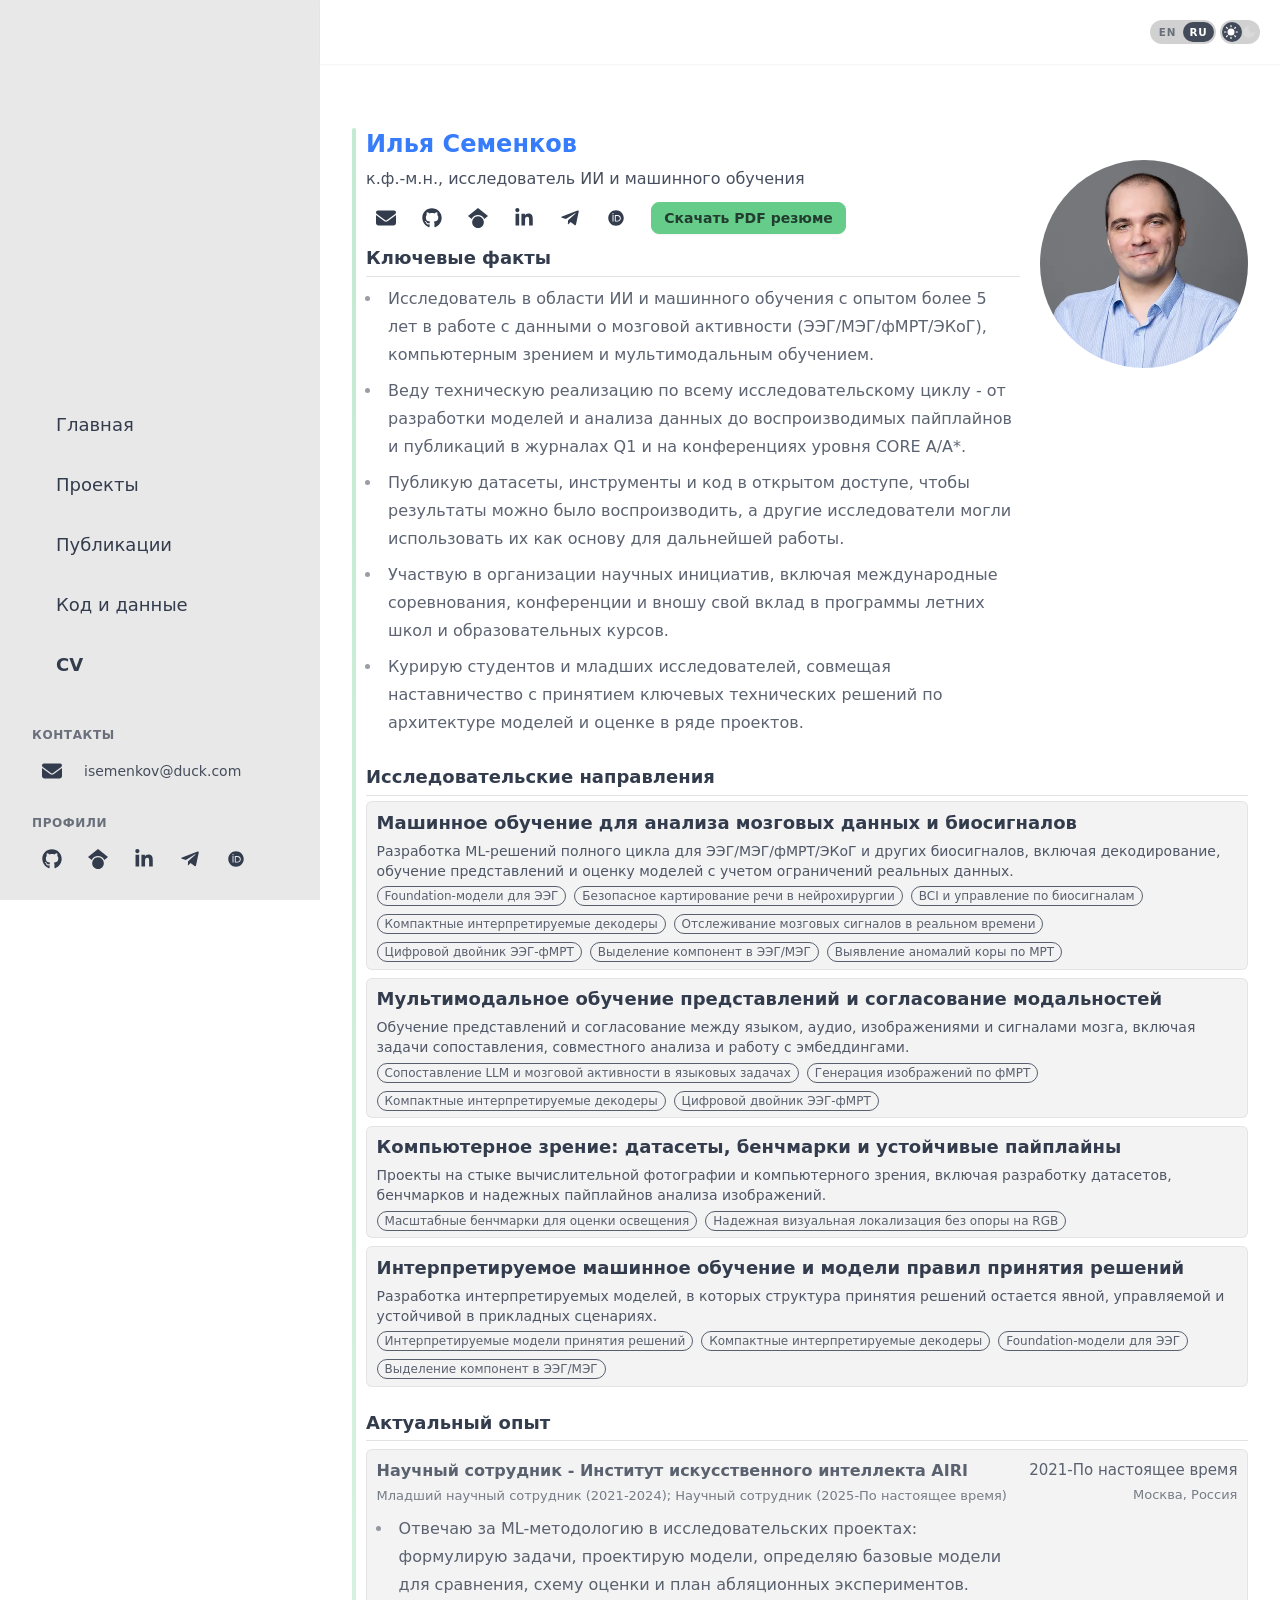
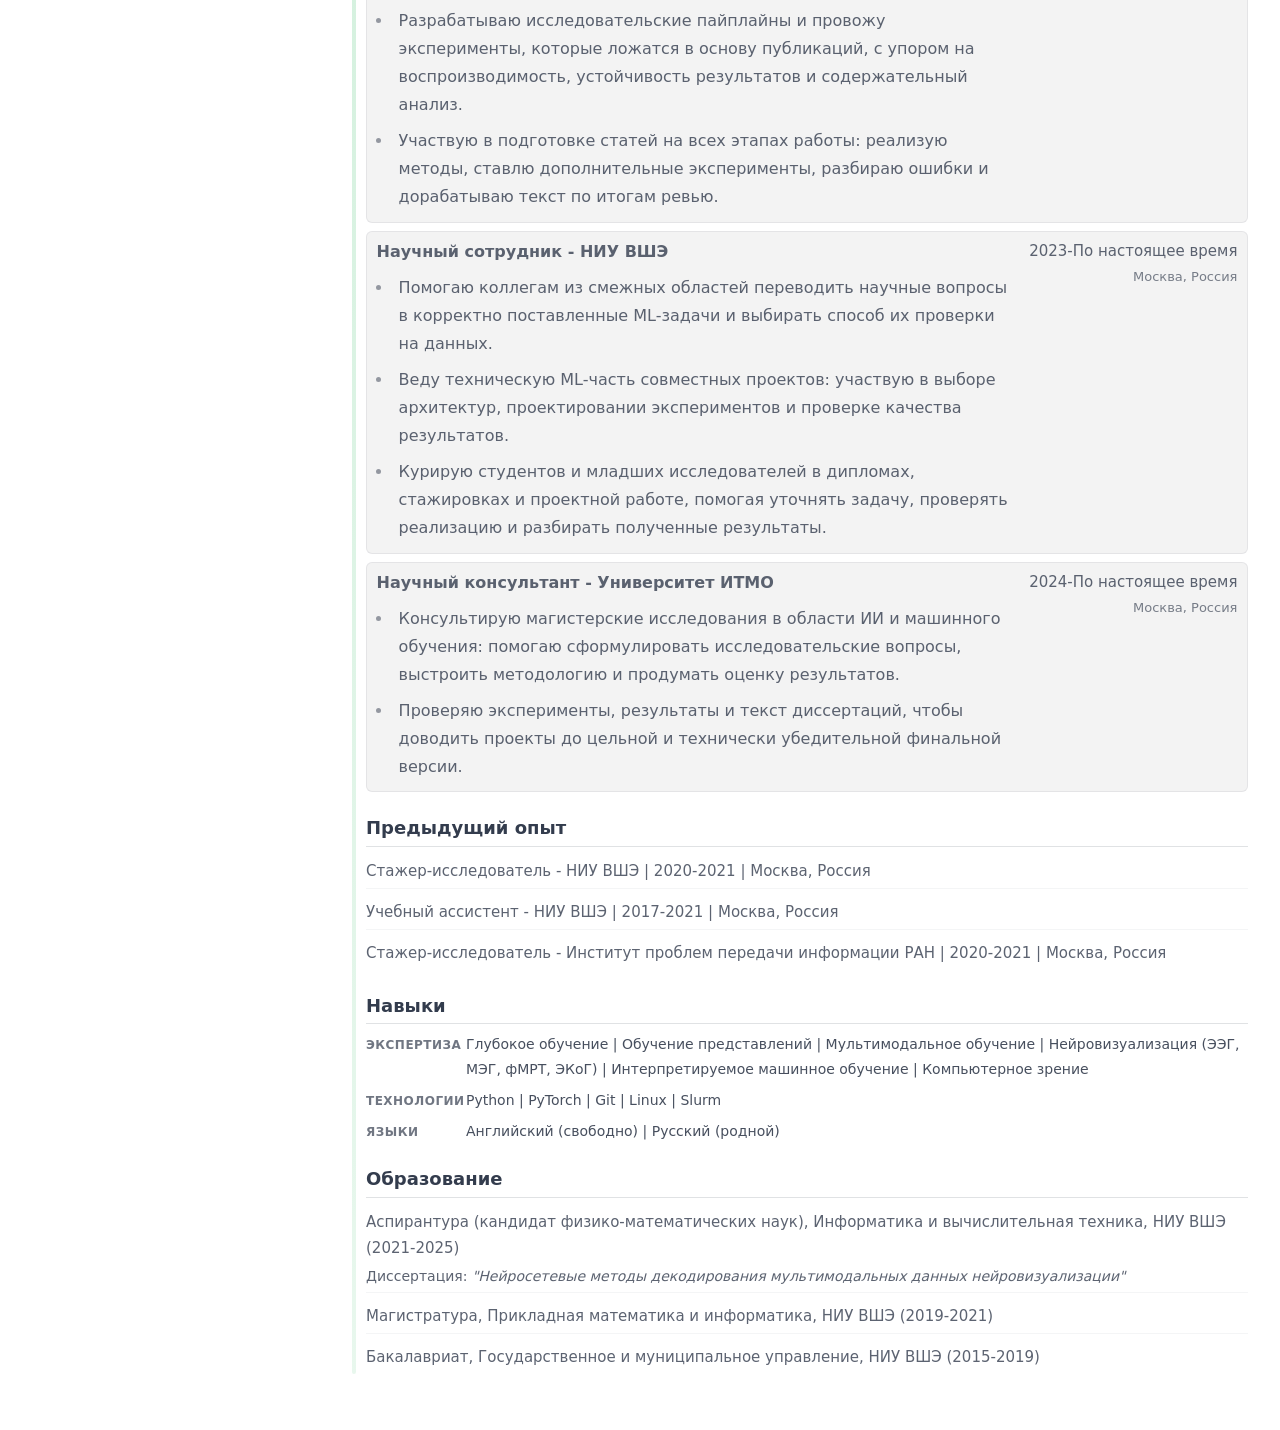
<file: ru/cv/index.html>
<!DOCTYPE html><html lang="ru" data-astro-cid-sckkx6r4> <head><meta name="astro-view-transitions-enabled" content="true"><meta name="astro-view-transitions-fallback" content="animate"><script type="module" src="/_astro/ClientRouter.astro_astro_type_script_index_0_lang.QW52Ox2j.js"></script><meta charset="utf-8"><meta name="viewport" content="width=device-width,initial-scale=1"><link rel="icon" type="image/svg+xml" href="data:image/svg+xml,<svg xmlns=%22http://www.w3.org/2000/svg%22 viewBox=%220 0 100 100%22><text y=%22.9em%22 font-size=%2290%22>🎓</text></svg>"><meta name="generator" content="Astro v5.15.9"><!-- Sitemap --><link rel="sitemap" href="/sitemap-index.xml"><!-- Canonical + Alternate locales --><link rel="canonical" href="https://ivsemenkov.github.io/ru/cv"><link rel="alternate" hreflang="en" href="https://ivsemenkov.github.io/cv"><link rel="alternate" hreflang="ru" href="https://ivsemenkov.github.io/ru/cv"><link rel="alternate" hreflang="x-default" href="https://ivsemenkov.github.io/cv"><!-- Primary Meta Tags --><title>Ilia Semenkov: CV</title><meta name="title" content="Ilia Semenkov: CV"><meta name="description" content="Илья Семенков, к.ф.-м.н. - научный сотрудник Института искусственного интеллекта AIRI и НИУ ВШЭ."><!-- Open Graph --><meta property="og:type" content="website"><meta property="og:url" content="https://ivsemenkov.github.io/ru/cv"><meta property="og:title" content="Ilia Semenkov: CV"><meta property="og:description" content="Илья Семенков, к.ф.-м.н. - научный сотрудник Института искусственного интеллекта AIRI и НИУ ВШЭ."><meta property="og:image" content="https://ivsemenkov.github.io/favicon.svg"><!-- Twitter --><meta property="twitter:card" content="summary_large_image"><meta property="twitter:url" content="https://ivsemenkov.github.io/ru/cv"><meta property="twitter:title" content="Ilia Semenkov: CV"><meta property="twitter:description" content="Илья Семенков, к.ф.-м.н. - научный сотрудник Института искусственного интеллекта AIRI и НИУ ВШЭ."><meta property="twitter:image" content="https://ivsemenkov.github.io/favicon.svg"><!-- Theme: one script, capture-phase click so toggle always wins. --><script>(function(){const lightTheme = "emerald";
const darkTheme = "night";

  var KEY = 'theme';
  var valid = [lightTheme, darkTheme];
  function getStored() {
    var s = localStorage.getItem(KEY);
    if (valid.indexOf(s) >= 0) return s;
    if (s) localStorage.setItem(KEY, lightTheme);
    return lightTheme;
  }
  function apply() {
    var cur = getStored();
    document.documentElement.setAttribute('data-theme', cur);
    document.documentElement.setAttribute('data-theme-mode', cur === darkTheme ? 'dark' : 'light');
  }
  function syncThemeMode() {
    var cur = document.documentElement.getAttribute('data-theme');
    if (cur) document.documentElement.setAttribute('data-theme-mode', cur === darkTheme ? 'dark' : 'light');
  }
  function syncCheckbox() {
    var cur = document.documentElement.getAttribute('data-theme');
    syncThemeMode();
    var toggles = document.querySelectorAll('[data-toggle-theme]');
    for (var i = 0; i < toggles.length; i++) {
      var el = toggles[i];
      var list = (el.getAttribute('data-toggle-theme') || '').split(',').map(function (s) {
        return s.trim();
      });
      if (list.length < 2) continue;
      var isDark = cur === list[0];
      var input = el.querySelector('input[type="checkbox"]');
      if (input) input.checked = isDark;
    }
  }
  function onToggleClick(ev) {
    var el = ev.target && ev.target.closest && ev.target.closest('[data-toggle-theme]');
    if (!el) return;
    ev.preventDefault();
    ev.stopPropagation();
    var list = (el.getAttribute('data-toggle-theme') || '').split(',').map(function (s) {
      return s.trim();
    });
    if (list.length < 2) return;
    var cur = document.documentElement.getAttribute('data-theme');
    var next = cur === list[0] ? list[1] : list[0];
    localStorage.setItem(KEY, next);
    document.documentElement.setAttribute('data-theme', next);
    syncCheckbox();
  }
  apply();
  syncCheckbox();
  var observer = new MutationObserver(function () {
    syncCheckbox();
  });
  observer.observe(document.documentElement, {
    attributes: true,
    attributeFilter: ['data-theme'],
  });
  document.addEventListener('click', onToggleClick, true);
  document.addEventListener('DOMContentLoaded', function () {
    syncCheckbox();
    setTimeout(syncCheckbox, 50);
  });
  document.addEventListener('astro:after-swap', function () {
    apply();
    syncCheckbox();
    [50, 150, 350, 600].forEach(function (ms) {
      setTimeout(syncCheckbox, ms);
    });
  });
})();</script><link rel="stylesheet" href="/_astro/cv.Db3l95e8.css">
<link rel="stylesheet" href="/_astro/cv.Ct8KvCHj.css">
<link rel="stylesheet" href="/_astro/cv.D8nKJ_0e.css"></head> <body data-astro-cid-sckkx6r4> <div class="bg-base-100 drawer lg:drawer-open " data-astro-cid-sckkx6r4> <input id="my-drawer" type="checkbox" class="drawer-toggle" data-astro-cid-sckkx6r4> <!-- Drawer content --> <div class="drawer-content bg-base-100" data-astro-cid-sckkx6r4> <div class="app-topbar sticky top-0 z-50 bg-base-100/95 text-base-content shadow-sm backdrop-blur supports-[backdrop-filter]:bg-base-100/80" data-astro-cid-sckkx6r4> <nav class="navbar app-navbar" data-astro-cid-sckkx6r4> <div class="navbar-start shrink-0" data-astro-cid-sckkx6r4>  <label for="my-drawer" class="btn btn-square btn-ghost lg:hidden" data-astro-cid-sckkx6r4> <!--
Pass any SVG icon as children (recommended width/height : w-6 h-6 or size-6)
By default, it's using your primary color for styling
--><div class="w-12 h-12 inline-flex items-center justify-center rounded-xl bg-primary/20 text-primary">  <svg xmlns="http://www.w3.org/2000/svg" fill="none" viewBox="0 0 24 24" stroke-width="1.5" class="size-6 stroke-current" data-astro-cid-sckkx6r4> <path stroke-linecap="round" stroke-linejoin="round" d="M3.75 6.75h16.5M3.75 12h16.5m-16.5 5.25h16.5" data-astro-cid-sckkx6r4></path> </svg>  </div> </label> </div> <div class="navbar-center min-w-0 flex-1 justify-center lg:hidden px-2" data-astro-cid-sckkx6r4> <span class="navbar-center-title truncate text-base font-black sm:text-lg" title="к.ф.-м.н., исследователь ИИ и машинного обучения Илья Семенков" data-astro-cid-sckkx6r4> Илья Семенков </span> </div> <div class="navbar-end app-navbar-end shrink-0 gap-1" data-astro-cid-sckkx6r4> <nav class="locale-toggle" aria-label="Язык сайта" data-active-locale="ru" data-astro-cid-got23tqz> <span class="locale-toggle-indicator" aria-hidden="true" data-astro-cid-got23tqz></span> <a href="/cv" class="locale-toggle-option" data-locale-switch aria-label="Переключить на английский" title="Переключить на английский" lang="en" data-astro-cid-got23tqz> EN </a><span class="locale-toggle-option locale-toggle-option--active" aria-current="page" lang="ru" data-astro-cid-got23tqz> RU </span> </nav>  <script type="module">document.documentElement.hasAttribute("data-locale-switch-bound")||(document.documentElement.setAttribute("data-locale-switch-bound","1"),document.addEventListener("click",e=>{const n=e.target?.closest?.("[data-locale-switch]");if(!n)return;const o=n.getAttribute("href");if(!o)return;e.preventDefault();const t=new URL(o,window.location.origin);t.search=window.location.search,t.hash=window.location.hash,window.location.assign(t.toString())}));</script> <button type="button" class="theme-toggle grid cursor-pointer place-items-center" data-toggle-theme="night,emerald" aria-label="Toggle theme" data-astro-cid-ygdvpqmu data-astro-transition-persist="astro-ucnox4ks-1"> <span class="theme-toggle-knob" aria-hidden="true" data-astro-cid-ygdvpqmu></span> <svg class="theme-icon-sun stroke-base-100 fill-base-100 col-start-1 row-start-1 transition-opacity" xmlns="http://www.w3.org/2000/svg" width="14" height="14" viewBox="0 0 24 24" fill="none" stroke="currentColor" stroke-width="2" stroke-linecap="round" stroke-linejoin="round" data-astro-cid-ygdvpqmu> <circle cx="12" cy="12" r="5" data-astro-cid-ygdvpqmu></circle> <path d="M12 1v2M12 21v2M4.2 4.2l1.4 1.4M18.4 18.4l1.4 1.4M1 12h2M21 12h2M4.2 19.8l1.4-1.4M18.4 5.6l1.4-1.4" data-astro-cid-ygdvpqmu></path> </svg> <svg class="theme-icon-moon stroke-base-100 fill-base-100 col-start-2 row-start-1 transition-opacity" xmlns="http://www.w3.org/2000/svg" width="14" height="14" viewBox="0 0 24 24" fill="none" stroke="currentColor" stroke-width="2" stroke-linecap="round" stroke-linejoin="round" data-astro-cid-ygdvpqmu> <path d="M21 12.79A9 9 0 1 1 11.21 3 7 7 0 0 0 21 12.79z" data-astro-cid-ygdvpqmu></path> </svg> </button>  </div> </nav> </div> <main class="app-main mx-auto flex max-w-full flex-col px-4 py-6 sm:px-6 sm:py-8 lg:max-w-5xl lg:px-8 lg:pt-16" data-astro-cid-sckkx6r4> <!-- Page content -->  <article class="cv-page prose max-w-none" data-astro-cid-zuwcdr5b> <div class="cv-column" data-astro-cid-zuwcdr5b> <!-- Two columns: content cell (header + Highlights) and image cell; then full-width content below --> <div class="cv-top-grid" data-astro-cid-zuwcdr5b> <header class="cv-header cv-grid-header" data-astro-cid-zuwcdr5b> <h1 class="text-2xl font-bold text-secondary" data-astro-cid-zuwcdr5b>Илья Семенков</h1> <p class="text-base text-base-content/90" data-astro-cid-zuwcdr5b>к.ф.-м.н., исследователь ИИ и машинного обучения</p> <div class="cv-links" data-astro-cid-zuwcdr5b> <div class="flex flex-wrap items-center justify-start gap-1.5"> <a href="mailto:isemenkov@duck.com" class="size-10 inline-flex items-center justify-center rounded-xl hover:bg-primary/20 transition-all duration-300" aria-label="Email"> <svg viewBox="0 0 512 512" class="size-5" fill="currentColor"><!--!Font Awesome Free 6.7.2 by @fontawesome - https://fontawesome.com License - https://fontawesome.com/license/free Copyright 2025 Fonticons, Inc.--><path d="M48 64C21.5 64 0 85.5 0 112c0 15.1 7.1 29.3 19.2 38.4L236.8 313.6c11.4 8.5 27 8.5 38.4 0L492.8 150.4c12.1-9.1 19.2-23.3 19.2-38.4c0-26.5-21.5-48-48-48L48 64zM0 176L0 384c0 35.3 28.7 64 64 64l384 0c35.3 0 64-28.7 64-64l0-208L294.4 339.2c-22.8 17.1-54 17.1-76.8 0L0 176z" /></svg> </a> <a href="https://github.com/ivsemenkov" target="_blank" rel="noopener noreferrer" class="size-10 inline-flex items-center justify-center rounded-xl hover:bg-primary/20 transition-all duration-300" aria-label="GitHub"> <svg viewBox="0 0 496 512" class="size-5" fill="currentColor"><!--!Font Awesome Free 6.7.2 by @fontawesome - https://fontawesome.com License - https://fontawesome.com/license/free Copyright 2025 Fonticons, Inc.--><path d="M165.9 397.4c0 2-2.3 3.6-5.2 3.6-3.3 .3-5.6-1.3-5.6-3.6 0-2 2.3-3.6 5.2-3.6 3-.3 5.6 1.3 5.6 3.6zm-31.1-4.5c-.7 2 1.3 4.3 4.3 4.9 2.6 1 5.6 0 6.2-2s-1.3-4.3-4.3-5.2c-2.6-.7-5.5 .3-6.2 2.3zm44.2-1.7c-2.9 .7-4.9 2.6-4.6 4.9 .3 2 2.9 3.3 5.9 2.6 2.9-.7 4.9-2.6 4.6-4.6-.3-1.9-3-3.2-5.9-2.9zM244.8 8C106.1 8 0 113.3 0 252c0 110.9 69.8 205.8 169.5 239.2 12.8 2.3 17.3-5.6 17.3-12.1 0-6.2-.3-40.4-.3-61.4 0 0-70 15-84.7-29.8 0 0-11.4-29.1-27.8-36.6 0 0-22.9-15.7 1.6-15.4 0 0 24.9 2 38.6 25.8 21.9 38.6 58.6 27.5 72.9 20.9 2.3-16 8.8-27.1 16-33.7-55.9-6.2-112.3-14.3-112.3-110.5 0-27.5 7.6-41.3 23.6-58.9-2.6-6.5-11.1-33.3 2.6-67.9 20.9-6.5 69 27 69 27 20-5.6 41.5-8.5 62.8-8.5s42.8 2.9 62.8 8.5c0 0 48.1-33.6 69-27 13.7 34.7 5.2 61.4 2.6 67.9 16 17.7 25.8 31.5 25.8 58.9 0 96.5-58.9 104.2-114.8 110.5 9.2 7.9 17 22.9 17 46.4 0 33.7-.3 75.4-.3 83.6 0 6.5 4.6 14.4 17.3 12.1C428.2 457.8 496 362.9 496 252 496 113.3 383.5 8 244.8 8zM97.2 352.9c-1.3 1-1 3.3 .7 5.2 1.6 1.6 3.9 2.3 5.2 1 1.3-1 1-3.3-.7-5.2-1.6-1.6-3.9-2.3-5.2-1zm-10.8-8.1c-.7 1.3 .3 2.9 2.3 3.9 1.6 1 3.6 .7 4.3-.7 .7-1.3-.3-2.9-2.3-3.9-2-.6-3.6-.3-4.3 .7zm32.4 35.6c-1.6 1.3-1 4.3 1.3 6.2 2.3 2.3 5.2 2.6 6.5 1 1.3-1.3 .7-4.3-1.3-6.2-2.2-2.3-5.2-2.6-6.5-1zm-11.4-14.7c-1.6 1-1.6 3.6 0 5.9 1.6 2.3 4.3 3.3 5.6 2.3 1.6-1.3 1.6-3.9 0-6.2-1.4-2.3-4-3.3-5.6-2z" /></svg> </a> <a href="https://scholar.google.com/citations?user=fR4qppEAAAAJ" target="_blank" rel="noopener noreferrer" class="size-10 inline-flex items-center justify-center rounded-xl hover:bg-primary/20 transition-all duration-300" aria-label="Google Scholar"> <svg viewBox="0 0 512 512" class="size-5" fill="currentColor"><!--!Font Awesome Free 6.7.2 by @fontawesome - https://fontawesome.com License - https://fontawesome.com/license/free Copyright 2025 Fonticons, Inc.--><path d="M390.9 298.5c0 0 0 .1 .1 .1c9.2 19.4 14.4 41.1 14.4 64C405.3 445.1 338.5 512 256 512s-149.3-66.9-149.3-149.3c0-22.9 5.2-44.6 14.4-64h0c1.7-3.6 3.6-7.2 5.6-10.7c4.4-7.6 9.4-14.7 15-21.3c27.4-32.6 68.5-53.3 114.4-53.3c33.6 0 64.6 11.1 89.6 29.9c9.1 6.9 17.4 14.7 24.8 23.5c5.6 6.6 10.6 13.8 15 21.3c2 3.4 3.8 7 5.5 10.5zm26.4-18.8c-30.1-58.4-91-98.4-161.3-98.4s-131.2 40-161.3 98.4L0 202.7 256 0 512 202.7l-94.7 77.1z" /></svg> </a> <a href="https://www.linkedin.com/in/ilia-semenkov-588487223/" target="_blank" rel="noopener noreferrer" class="size-10 inline-flex items-center justify-center rounded-xl hover:bg-primary/20 transition-all duration-300" aria-label="LinkedIn"> <svg viewBox="0 0 448 512" class="size-5" fill="currentColor"><!--!Font Awesome Free 6.7.2 by @fontawesome - https://fontawesome.com License - https://fontawesome.com/license/free Copyright 2025 Fonticons, Inc.--><path d="M100.3 448H7.4V148.9h92.9zM53.8 108.1C24.1 108.1 0 83.5 0 53.8a53.8 53.8 0 0 1 107.6 0c0 29.7-24.1 54.3-53.8 54.3zM447.9 448h-92.7V302.4c0-34.7-.7-79.2-48.3-79.2-48.3 0-55.7 37.7-55.7 76.7V448h-92.8V148.9h89.1v40.8h1.3c12.4-23.5 42.7-48.3 87.9-48.3 94 0 111.3 61.9 111.3 142.3V448z" /></svg> </a> <a href="https://t.me/neuroexmachina" target="_blank" rel="noopener noreferrer" class="size-10 inline-flex items-center justify-center rounded-xl hover:bg-primary/20 transition-all duration-300" aria-label="Telegram"> <svg viewBox="0 0 448 512" class="size-5" fill="currentColor">
  <path d="M446.7 98.6 379.1 417.4c-5.1 22.5-18.4 28.1-37.3 17.5l-103-75.9-49.7 47.8c-5.5 5.5-10.1 10.1-20.7 10.1l7.4-104.9 190.9-172.5c8.3-7.4-1.8-11.5-12.9-4.1L117.8 284 16.2 252.2c-22.1-6.9-22.5-22.1 4.6-32.7L418.2 66.4c18.4-6.9 34.5 4.1 28.5 32.2Z" />
</svg> </a> <a href="https://orcid.org/0000-0003-1515-7062" target="_blank" rel="noopener noreferrer" class="size-10 inline-flex items-center justify-center rounded-xl hover:bg-primary/20 transition-all duration-300" aria-label="ORCID"> <svg viewBox="0 0 640 640" class="size-5" fill="currentColor"><!--!Font Awesome Free v7.0.0 by @fontawesome - https://fontawesome.com License - https://fontawesome.com/license/free Copyright 2025 Fonticons, Inc.--><path d="M358.7 252.2L312.8 252.2L312.8 406L360.3 406C427.9 406 443.4 354.7 443.4 329.1C443.4 287.5 416.9 252.2 358.7 252.2zM320 72C183 72 72 183 72 320C72 457 183 568 320 568C457 568 568 457 568 320C568 183 457 72 320 72zM239.2 432.8L209.4 432.8L209.4 225.3L239.2 225.3L239.2 432.8zM224.3 162.5C235.1 162.5 243.9 171.3 243.9 182.1C243.9 192.9 235.1 201.7 224.3 201.7C213.5 201.7 204.7 192.9 204.7 182.1C204.7 171.3 213.5 162.5 224.3 162.5zM364 433L283 433L283 225.3L363.6 225.3C440.3 225.3 474 280.1 474 329.2C474 382.5 432.3 433.1 364 433.1z" /></svg> </a> </div> <a href="/resume-ru.pdf" target="_blank" rel="noopener noreferrer" class="btn btn-sm btn-primary cv-links-download" data-astro-cid-zuwcdr5b> Скачать PDF резюме </a> </div> </header> <div class="cv-pic-cell" data-astro-cid-zuwcdr5b> <img src="/_astro/profile_pictures.Dmzy9cGh_Z13DIDM.webp" alt="Фотография профиля Илья Семенков" data-astro-cid-zuwcdr5b="true" loading="lazy" decoding="async" fetchpriority="auto" width="448" height="448" class="cv-profile-img mask mask-circle"> </div> <section class="cv-section cv-grid-highlights" aria-labelledby="highlights-heading" data-astro-cid-zuwcdr5b> <h2 id="highlights-heading" class="cv-h2" data-astro-cid-zuwcdr5b>Ключевые факты</h2> <ul class="cv-bullets" data-astro-cid-zuwcdr5b> <li key="h-0-Исследователь в области ИИ и машинного о" data-astro-cid-zuwcdr5b>Исследователь в области ИИ и машинного обучения с опытом более 5 лет в работе с данными о мозговой активности (ЭЭГ/МЭГ/фМРТ/ЭКоГ), компьютерным зрением и мультимодальным обучением.</li><li key="h-1-Веду техническую реализацию по всему исс" data-astro-cid-zuwcdr5b>Веду техническую реализацию по всему исследовательскому циклу - от разработки моделей и анализа данных до воспроизводимых пайплайнов и публикаций в журналах Q1 и на конференциях уровня CORE A/A*.</li><li key="h-2-Публикую датасеты, инструменты и код в о" data-astro-cid-zuwcdr5b>Публикую датасеты, инструменты и код в открытом доступе, чтобы результаты можно было воспроизводить, а другие исследователи могли использовать их как основу для дальнейшей работы.</li><li key="h-3-Участвую в организации научных инициатив" data-astro-cid-zuwcdr5b>Участвую в организации научных инициатив, включая международные соревнования, конференции и вношу свой вклад в программы летних школ и образовательных курсов.</li><li key="h-4-Курирую студентов и младших исследовател" data-astro-cid-zuwcdr5b>Курирую студентов и младших исследователей, совмещая наставничество с принятием ключевых технических решений по архитектуре моделей и оценке в ряде проектов.</li> </ul> </section> </div> <div class="cv-full-width" data-astro-cid-zuwcdr5b> <section class="cv-section" aria-labelledby="directions-heading" data-astro-cid-zuwcdr5b> <h2 id="directions-heading" class="cv-h2" data-astro-cid-zuwcdr5b>Исследовательские направления</h2> <div class="cv-cards" data-astro-cid-zuwcdr5b> <div class="cv-card-compact" data-astro-cid-zuwcdr5b> <h3 class="text-lg font-semibold" data-astro-cid-zuwcdr5b>Машинное обучение для анализа мозговых данных и биосигналов</h3> <p class="text-sm text-base-content/85" data-astro-cid-zuwcdr5b>Разработка ML-решений полного цикла для ЭЭГ/МЭГ/фМРТ/ЭКоГ и других биосигналов, включая декодирование, обучение представлений и оценку моделей с учетом ограничений реальных данных.</p> <div class="cv-directions-pills flex flex-wrap gap-2 items-center" data-astro-cid-zuwcdr5b> <a href="/ru/projects#project-eeg-foundation-models" class="badge badge-sm badge-outline link" title="Foundation-модели для ЭЭГ" data-astro-reload data-astro-cid-zuwcdr5b> Foundation-модели для ЭЭГ </a><a href="/ru/projects#project-ecog-speech-mapping" class="badge badge-sm badge-outline link" title="Безопасное картирование речи в нейрохирургии" data-astro-reload data-astro-cid-zuwcdr5b> Безопасное картирование речи в нейрохирургии </a><a href="/ru/projects#project-assistive-control-and-closed-loop-biosignals" class="badge badge-sm badge-outline link" title="BCI и управление по биосигналам" data-astro-reload data-astro-cid-zuwcdr5b> BCI и управление по биосигналам </a><a href="/ru/projects#project-brain-stimulus-alignment-compact-interpretable" class="badge badge-sm badge-outline link" title="Компактные интерпретируемые декодеры" data-astro-reload data-astro-cid-zuwcdr5b> Компактные интерпретируемые декодеры </a><a href="/ru/projects#project-real-time-neural-filtering-low-latency" class="badge badge-sm badge-outline link" title="Отслеживание мозговых сигналов в реальном времени" data-astro-reload data-astro-cid-zuwcdr5b> Отслеживание мозговых сигналов в реальном времени </a><a href="/ru/projects#project-eeg-fmri-cross-modality-bold-decoding" class="badge badge-sm badge-outline link" title="Цифровой двойник ЭЭГ-фМРТ" data-astro-reload data-astro-cid-zuwcdr5b> Цифровой двойник ЭЭГ-фМРТ </a><a href="/ru/projects#project-redisca-eeg-meg-component-discovery" class="badge badge-sm badge-outline link" title="Выделение компонент в ЭЭГ/МЭГ" data-astro-reload data-astro-cid-zuwcdr5b> Выделение компонент в ЭЭГ/МЭГ </a><a href="/ru/projects#project-clinical-mri-structural-classification" class="badge badge-sm badge-outline link" title="Выявление аномалий коры по МРТ" data-astro-reload data-astro-cid-zuwcdr5b> Выявление аномалий коры по МРТ </a>  </div> </div><div class="cv-card-compact" data-astro-cid-zuwcdr5b> <h3 class="text-lg font-semibold" data-astro-cid-zuwcdr5b>Мультимодальное обучение представлений и согласование модальностей</h3> <p class="text-sm text-base-content/85" data-astro-cid-zuwcdr5b>Обучение представлений и согласование между языком, аудио, изображениями и сигналами мозга, включая задачи сопоставления, совместного анализа и работу с эмбеддингами.</p> <div class="cv-directions-pills flex flex-wrap gap-2 items-center" data-astro-cid-zuwcdr5b> <a href="/ru/projects#project-signal-dataset-language-eeg" class="badge badge-sm badge-outline link" title="Сопоставление LLM и мозговой активности в языковых задачах" data-astro-reload data-astro-cid-zuwcdr5b> Сопоставление LLM и мозговой активности в языковых задачах </a><a href="/ru/projects#project-fmri-decoding-and-generative-models" class="badge badge-sm badge-outline link" title="Генерация изображений по фМРТ" data-astro-reload data-astro-cid-zuwcdr5b> Генерация изображений по фМРТ </a><a href="/ru/projects#project-brain-stimulus-alignment-compact-interpretable" class="badge badge-sm badge-outline link" title="Компактные интерпретируемые декодеры" data-astro-reload data-astro-cid-zuwcdr5b> Компактные интерпретируемые декодеры </a><a href="/ru/projects#project-eeg-fmri-cross-modality-bold-decoding" class="badge badge-sm badge-outline link" title="Цифровой двойник ЭЭГ-фМРТ" data-astro-reload data-astro-cid-zuwcdr5b> Цифровой двойник ЭЭГ-фМРТ </a>  </div> </div><div class="cv-card-compact" data-astro-cid-zuwcdr5b> <h3 class="text-lg font-semibold" data-astro-cid-zuwcdr5b>Компьютерное зрение: датасеты, бенчмарки и устойчивые пайплайны</h3> <p class="text-sm text-base-content/85" data-astro-cid-zuwcdr5b>Проекты на стыке вычислительной фотографии и компьютерного зрения, включая разработку датасетов, бенчмарков и надежных пайплайнов анализа изображений.</p> <div class="cv-directions-pills flex flex-wrap gap-2 items-center" data-astro-cid-zuwcdr5b> <a href="/ru/projects#project-illumination-estimation-datasets-benchmarks" class="badge badge-sm badge-outline link" title="Масштабные бенчмарки для оценки освещения" data-astro-reload data-astro-cid-zuwcdr5b> Масштабные бенчмарки для оценки освещения </a><a href="/ru/projects#project-visual-place-recognition-depth-semantics" class="badge badge-sm badge-outline link" title="Надежная визуальная локализация без опоры на RGB" data-astro-reload data-astro-cid-zuwcdr5b> Надежная визуальная локализация без опоры на RGB </a>  </div> </div><div class="cv-card-compact" data-astro-cid-zuwcdr5b> <h3 class="text-lg font-semibold" data-astro-cid-zuwcdr5b>Интерпретируемое машинное обучение и модели правил принятия решений</h3> <p class="text-sm text-base-content/85" data-astro-cid-zuwcdr5b>Разработка интерпретируемых моделей, в которых структура принятия решений остается явной, управляемой и устойчивой в прикладных сценариях.</p> <div class="cv-directions-pills flex flex-wrap gap-2 items-center" data-astro-cid-zuwcdr5b> <a href="/ru/projects#project-interpretable-ml-rules-comparisons" class="badge badge-sm badge-outline link" title="Интерпретируемые модели принятия решений" data-astro-reload data-astro-cid-zuwcdr5b> Интерпретируемые модели принятия решений </a><a href="/ru/projects#project-brain-stimulus-alignment-compact-interpretable" class="badge badge-sm badge-outline link" title="Компактные интерпретируемые декодеры" data-astro-reload data-astro-cid-zuwcdr5b> Компактные интерпретируемые декодеры </a><a href="/ru/projects#project-eeg-foundation-models" class="badge badge-sm badge-outline link" title="Foundation-модели для ЭЭГ" data-astro-reload data-astro-cid-zuwcdr5b> Foundation-модели для ЭЭГ </a><a href="/ru/projects#project-redisca-eeg-meg-component-discovery" class="badge badge-sm badge-outline link" title="Выделение компонент в ЭЭГ/МЭГ" data-astro-reload data-astro-cid-zuwcdr5b> Выделение компонент в ЭЭГ/МЭГ </a>  </div> </div> </div> </section> <section class="cv-section" aria-labelledby="experience-selected-heading" data-astro-cid-zuwcdr5b> <h2 id="experience-selected-heading" class="cv-h2" data-astro-cid-zuwcdr5b>Актуальный опыт</h2> <div class="cv-experience-cards" data-astro-cid-zuwcdr5b> <div class="cv-card-compact cv-exp-card" data-astro-cid-zuwcdr5b> <div class="cv-exp-card-body" data-astro-cid-zuwcdr5b> <div class="cv-exp-card-main" data-astro-cid-zuwcdr5b> <span class="cv-exp-card-title" data-astro-cid-zuwcdr5b>Научный сотрудник - Институт искусственного интеллекта AIRI</span> <p class="cv-exp-continuity" data-astro-cid-zuwcdr5b>Младший научный сотрудник (2021-2024); Научный сотрудник (2025-По настоящее время)</p>   <ul class="cv-bullets" data-astro-cid-zuwcdr5b> <li key="b-0-Отвечаю за ML-методологию в исследовательских прое" data-astro-cid-zuwcdr5b>Отвечаю за ML-методологию в исследовательских проектах: формулирую задачи, проектирую модели, определяю базовые модели для сравнения, схему оценки и план абляционных экспериментов.</li><li key="b-1-Разрабатываю исследовательские пайплайны и провожу" data-astro-cid-zuwcdr5b>Разрабатываю исследовательские пайплайны и провожу эксперименты, которые ложатся в основу публикаций, с упором на воспроизводимость, устойчивость результатов и содержательный анализ.</li><li key="b-2-Участвую в подготовке статей на всех этапах работы" data-astro-cid-zuwcdr5b>Участвую в подготовке статей на всех этапах работы: реализую методы, ставлю дополнительные эксперименты, разбираю ошибки и дорабатываю текст по итогам ревью.</li> </ul>   </div> <div class="cv-exp-card-aside" data-astro-cid-zuwcdr5b> <span class="cv-exp-card-dates" data-astro-cid-zuwcdr5b>2021-По настоящее время</span> <span class="cv-exp-card-location" data-astro-cid-zuwcdr5b>Москва, Россия</span> </div> </div> </div><div class="cv-card-compact cv-exp-card" data-astro-cid-zuwcdr5b> <div class="cv-exp-card-body" data-astro-cid-zuwcdr5b> <div class="cv-exp-card-main" data-astro-cid-zuwcdr5b> <span class="cv-exp-card-title" data-astro-cid-zuwcdr5b>Научный сотрудник - НИУ ВШЭ</span>    <ul class="cv-bullets" data-astro-cid-zuwcdr5b> <li key="b-0-Помогаю коллегам из смежных областей переводить на" data-astro-cid-zuwcdr5b>Помогаю коллегам из смежных областей переводить научные вопросы в корректно поставленные ML-задачи и выбирать способ их проверки на данных.</li><li key="b-1-Веду техническую ML-часть совместных проектов: уча" data-astro-cid-zuwcdr5b>Веду техническую ML-часть совместных проектов: участвую в выборе архитектур, проектировании экспериментов и проверке качества результатов.</li><li key="b-2-Курирую студентов и младших исследователей в дипло" data-astro-cid-zuwcdr5b>Курирую студентов и младших исследователей в дипломах, стажировках и проектной работе, помогая уточнять задачу, проверять реализацию и разбирать полученные результаты.</li> </ul>   </div> <div class="cv-exp-card-aside" data-astro-cid-zuwcdr5b> <span class="cv-exp-card-dates" data-astro-cid-zuwcdr5b>2023-По настоящее время</span> <span class="cv-exp-card-location" data-astro-cid-zuwcdr5b>Москва, Россия</span> </div> </div> </div><div class="cv-card-compact cv-exp-card" data-astro-cid-zuwcdr5b> <div class="cv-exp-card-body" data-astro-cid-zuwcdr5b> <div class="cv-exp-card-main" data-astro-cid-zuwcdr5b> <span class="cv-exp-card-title" data-astro-cid-zuwcdr5b>Научный консультант - Университет ИТМО</span>    <ul class="cv-bullets" data-astro-cid-zuwcdr5b> <li key="b-0-Консультирую магистерские исследования в области И" data-astro-cid-zuwcdr5b>Консультирую магистерские исследования в области ИИ и машинного обучения: помогаю сформулировать исследовательские вопросы, выстроить методологию и продумать оценку результатов.</li><li key="b-1-Проверяю эксперименты, результаты и текст диссерта" data-astro-cid-zuwcdr5b>Проверяю эксперименты, результаты и текст диссертаций, чтобы доводить проекты до цельной и технически убедительной финальной версии.</li> </ul>   </div> <div class="cv-exp-card-aside" data-astro-cid-zuwcdr5b> <span class="cv-exp-card-dates" data-astro-cid-zuwcdr5b>2024-По настоящее время</span> <span class="cv-exp-card-location" data-astro-cid-zuwcdr5b>Москва, Россия</span> </div> </div> </div> </div> </section> <section class="cv-section" aria-labelledby="earlier-experience-heading" data-astro-cid-zuwcdr5b> <h2 id="earlier-experience-heading" class="cv-h2" data-astro-cid-zuwcdr5b>Предыдущий опыт</h2> <ul class="cv-condensed-list" data-astro-cid-zuwcdr5b> <li key="НИУ ВШЭ-Стажер-исследователь-2020-04" data-astro-cid-zuwcdr5b> Стажер-исследователь - НИУ ВШЭ | 2020-2021  | Москва, Россия </li><li key="НИУ ВШЭ-Учебный ассистент-2017-01" data-astro-cid-zuwcdr5b> Учебный ассистент - НИУ ВШЭ | 2017-2021  | Москва, Россия </li><li key="Институт проблем передачи информации РАН-Стажер-исследователь-2020-02" data-astro-cid-zuwcdr5b> Стажер-исследователь - Институт проблем передачи информации РАН | 2020-2021  | Москва, Россия </li> </ul> </section> <section class="cv-section cv-skills-section" aria-labelledby="skills-heading" data-astro-cid-zuwcdr5b> <h2 id="skills-heading" class="cv-h2" data-astro-cid-zuwcdr5b>Навыки</h2> <div class="cv-skills-subs" data-astro-cid-zuwcdr5b> <div class="cv-skills-sub" data-astro-cid-zuwcdr5b> <span class="cv-skills-sub-label" data-astro-cid-zuwcdr5b>Экспертиза</span> <span class="cv-skills-sub-items" data-astro-cid-zuwcdr5b>Глубокое обучение | Обучение представлений | Мультимодальное обучение | Нейровизуализация (ЭЭГ, МЭГ, фМРТ, ЭКоГ) | Интерпретируемое машинное обучение | Компьютерное зрение</span> </div> <div class="cv-skills-sub" data-astro-cid-zuwcdr5b> <span class="cv-skills-sub-label" data-astro-cid-zuwcdr5b>Технологии</span> <span class="cv-skills-sub-items" data-astro-cid-zuwcdr5b>Python | PyTorch | Git | Linux | Slurm</span> </div> <div class="cv-skills-sub" data-astro-cid-zuwcdr5b> <span class="cv-skills-sub-label" data-astro-cid-zuwcdr5b>Языки</span> <span class="cv-skills-sub-items" data-astro-cid-zuwcdr5b>Английский (свободно) | Русский (родной)</span> </div> </div> </section> <section class="cv-section" aria-labelledby="education-heading" data-astro-cid-zuwcdr5b> <h2 id="education-heading" class="cv-h2" data-astro-cid-zuwcdr5b>Образование</h2> <ul class="cv-condensed-list cv-education-list" data-astro-cid-zuwcdr5b> <li key="НИУ ВШЭ-Аспирантура (кандидат физико-математических наук)-2025" class="cv-education-item" data-astro-cid-zuwcdr5b> <span class="cv-education-main" data-astro-cid-zuwcdr5b>Аспирантура (кандидат физико-математических наук), Информатика и вычислительная техника, НИУ ВШЭ (2021-2025)</span> <p class="cv-education-thesis" data-astro-cid-zuwcdr5b> Диссертация:  <cite class="cv-education-thesis-title" data-astro-cid-zuwcdr5b>"Нейросетевые методы декодирования мультимодальных данных нейровизуализации"</cite> </p> </li><li key="НИУ ВШЭ-Магистратура-2021" class="cv-education-item" data-astro-cid-zuwcdr5b> <span class="cv-education-main" data-astro-cid-zuwcdr5b>Магистратура, Прикладная математика и информатика, НИУ ВШЭ (2019-2021)</span>  </li><li key="НИУ ВШЭ-Бакалавриат-2019" class="cv-education-item" data-astro-cid-zuwcdr5b> <span class="cv-education-main" data-astro-cid-zuwcdr5b>Бакалавриат, Государственное и муниципальное управление, НИУ ВШЭ (2015-2019)</span>  </li> </ul> </section> </div> </div> </article>  </main> </div> <!-- Drawer side --> <div class="drawer-side drawer-layer z-40" data-astro-cid-sckkx6r4> <label for="my-drawer" aria-label="Закрыть боковое меню" class="drawer-overlay" data-astro-cid-sckkx6r4></label> <aside class="mobile-drawer-panel flex min-h-[100dvh] w-[20rem] max-w-[85vw] flex-col overflow-y-auto overscroll-contain bg-base-200 px-4 pt-4 pb-[max(env(safe-area-inset-bottom),5rem)] text-base-content lg:pb-[calc(env(safe-area-inset-bottom)+0.75rem)]" data-astro-cid-o5wx45wj> <div class="my-4 flex h-full flex-col gap-8 lg:my-8" data-astro-cid-o5wx45wj> <div data-astro-cid-o5wx45wj> <!-- Same block on every page: visible on Projects/Publications/Open source, invisible on Home/CV so nav aligns exactly --> <div class="navbar-top-block flex justify-center items-center flex-col navbar-top-invisible" data-astro-cid-o5wx45wj> <img src="/_astro/profile_pictures.Dmzy9cGh_Z1RyMHF.webp" alt data-astro-cid-o5wx45wj="true" loading="lazy" decoding="async" fetchpriority="auto" width="1756" height="1615" class="mask mask-circle size-44"> <h1 class="navbar-identity mt-8 hidden lg:block" data-astro-cid-o5wx45wj> <span class="navbar-identity__name" data-astro-cid-o5wx45wj>Илья Семенков</span> <span class="navbar-identity__title" data-astro-cid-o5wx45wj>к.ф.-м.н., исследователь ИИ и машинного обучения</span> </h1> </div> <div class="mx-4 mt-8 lg:mt-16" data-astro-cid-o5wx45wj> <ul class="menu menu-md grow shrink space-y-4 overflow-y-auto pb-2" data-astro-cid-o5wx45wj> <li data-astro-cid-o5wx45wj><a href="/ru" class="text-lg" data-astro-cid-o5wx45wj>Главная</a></li> <li data-astro-cid-o5wx45wj><a href="/ru/projects" class="text-lg" data-astro-cid-o5wx45wj>Проекты</a></li> <li data-astro-cid-o5wx45wj><a href="/ru/publications" class="text-lg" data-astro-cid-o5wx45wj>Публикации</a></li> <li data-astro-cid-o5wx45wj><a href="/ru/open-source" class="text-lg" data-astro-cid-o5wx45wj>Код и данные</a></li> <li data-astro-cid-o5wx45wj><a href="/ru/cv" class="text-lg font-bold" data-astro-cid-o5wx45wj>CV</a></li> </ul> </div> </div> <div class="mx-4 space-y-6 lg:mt-auto" data-astro-cid-o5wx45wj> <div data-astro-cid-o5wx45wj> <h2 class="text-xs font-semibold uppercase tracking-wider text-base-content/70 mb-2" data-astro-cid-o5wx45wj>Контакты</h2> <div class="flex items-center gap-3" data-astro-cid-o5wx45wj> <a href="mailto:isemenkov@duck.com" class="size-10 inline-flex items-center justify-center rounded-xl hover:bg-primary/20 transition-all duration-300 shrink-0" aria-label="Email" data-astro-cid-o5wx45wj> <svg viewBox="0 0 512 512" class="size-5" fill="currentColor" data-astro-cid-o5wx45wj="true"><!--!Font Awesome Free 6.7.2 by @fontawesome - https://fontawesome.com License - https://fontawesome.com/license/free Copyright 2025 Fonticons, Inc.--><path d="M48 64C21.5 64 0 85.5 0 112c0 15.1 7.1 29.3 19.2 38.4L236.8 313.6c11.4 8.5 27 8.5 38.4 0L492.8 150.4c12.1-9.1 19.2-23.3 19.2-38.4c0-26.5-21.5-48-48-48L48 64zM0 176L0 384c0 35.3 28.7 64 64 64l384 0c35.3 0 64-28.7 64-64l0-208L294.4 339.2c-22.8 17.1-54 17.1-76.8 0L0 176z" /></svg> </a> <button type="button" class="copy-email text-sm text-base-content/90 hover:text-base-content hover:underline cursor-pointer focus:outline-none focus:underline text-left" data-email="isemenkov@duck.com" title="Скопировать e-mail" data-astro-cid-o5wx45wj> isemenkov@duck.com </button> </div> </div> <div data-astro-cid-o5wx45wj> <h2 class="text-xs font-semibold uppercase tracking-wider text-base-content/70 mb-2" data-astro-cid-o5wx45wj>Профили</h2> <div class="flex flex-wrap items-center justify-start gap-1.5">  <a href="https://github.com/ivsemenkov" target="_blank" rel="noopener noreferrer" class="size-10 inline-flex items-center justify-center rounded-xl hover:bg-primary/20 transition-all duration-300" aria-label="GitHub"> <svg viewBox="0 0 496 512" class="size-5" fill="currentColor"><!--!Font Awesome Free 6.7.2 by @fontawesome - https://fontawesome.com License - https://fontawesome.com/license/free Copyright 2025 Fonticons, Inc.--><path d="M165.9 397.4c0 2-2.3 3.6-5.2 3.6-3.3 .3-5.6-1.3-5.6-3.6 0-2 2.3-3.6 5.2-3.6 3-.3 5.6 1.3 5.6 3.6zm-31.1-4.5c-.7 2 1.3 4.3 4.3 4.9 2.6 1 5.6 0 6.2-2s-1.3-4.3-4.3-5.2c-2.6-.7-5.5 .3-6.2 2.3zm44.2-1.7c-2.9 .7-4.9 2.6-4.6 4.9 .3 2 2.9 3.3 5.9 2.6 2.9-.7 4.9-2.6 4.6-4.6-.3-1.9-3-3.2-5.9-2.9zM244.8 8C106.1 8 0 113.3 0 252c0 110.9 69.8 205.8 169.5 239.2 12.8 2.3 17.3-5.6 17.3-12.1 0-6.2-.3-40.4-.3-61.4 0 0-70 15-84.7-29.8 0 0-11.4-29.1-27.8-36.6 0 0-22.9-15.7 1.6-15.4 0 0 24.9 2 38.6 25.8 21.9 38.6 58.6 27.5 72.9 20.9 2.3-16 8.8-27.1 16-33.7-55.9-6.2-112.3-14.3-112.3-110.5 0-27.5 7.6-41.3 23.6-58.9-2.6-6.5-11.1-33.3 2.6-67.9 20.9-6.5 69 27 69 27 20-5.6 41.5-8.5 62.8-8.5s42.8 2.9 62.8 8.5c0 0 48.1-33.6 69-27 13.7 34.7 5.2 61.4 2.6 67.9 16 17.7 25.8 31.5 25.8 58.9 0 96.5-58.9 104.2-114.8 110.5 9.2 7.9 17 22.9 17 46.4 0 33.7-.3 75.4-.3 83.6 0 6.5 4.6 14.4 17.3 12.1C428.2 457.8 496 362.9 496 252 496 113.3 383.5 8 244.8 8zM97.2 352.9c-1.3 1-1 3.3 .7 5.2 1.6 1.6 3.9 2.3 5.2 1 1.3-1 1-3.3-.7-5.2-1.6-1.6-3.9-2.3-5.2-1zm-10.8-8.1c-.7 1.3 .3 2.9 2.3 3.9 1.6 1 3.6 .7 4.3-.7 .7-1.3-.3-2.9-2.3-3.9-2-.6-3.6-.3-4.3 .7zm32.4 35.6c-1.6 1.3-1 4.3 1.3 6.2 2.3 2.3 5.2 2.6 6.5 1 1.3-1.3 .7-4.3-1.3-6.2-2.2-2.3-5.2-2.6-6.5-1zm-11.4-14.7c-1.6 1-1.6 3.6 0 5.9 1.6 2.3 4.3 3.3 5.6 2.3 1.6-1.3 1.6-3.9 0-6.2-1.4-2.3-4-3.3-5.6-2z" /></svg> </a> <a href="https://scholar.google.com/citations?user=fR4qppEAAAAJ" target="_blank" rel="noopener noreferrer" class="size-10 inline-flex items-center justify-center rounded-xl hover:bg-primary/20 transition-all duration-300" aria-label="Google Scholar"> <svg viewBox="0 0 512 512" class="size-5" fill="currentColor"><!--!Font Awesome Free 6.7.2 by @fontawesome - https://fontawesome.com License - https://fontawesome.com/license/free Copyright 2025 Fonticons, Inc.--><path d="M390.9 298.5c0 0 0 .1 .1 .1c9.2 19.4 14.4 41.1 14.4 64C405.3 445.1 338.5 512 256 512s-149.3-66.9-149.3-149.3c0-22.9 5.2-44.6 14.4-64h0c1.7-3.6 3.6-7.2 5.6-10.7c4.4-7.6 9.4-14.7 15-21.3c27.4-32.6 68.5-53.3 114.4-53.3c33.6 0 64.6 11.1 89.6 29.9c9.1 6.9 17.4 14.7 24.8 23.5c5.6 6.6 10.6 13.8 15 21.3c2 3.4 3.8 7 5.5 10.5zm26.4-18.8c-30.1-58.4-91-98.4-161.3-98.4s-131.2 40-161.3 98.4L0 202.7 256 0 512 202.7l-94.7 77.1z" /></svg> </a> <a href="https://www.linkedin.com/in/ilia-semenkov-588487223/" target="_blank" rel="noopener noreferrer" class="size-10 inline-flex items-center justify-center rounded-xl hover:bg-primary/20 transition-all duration-300" aria-label="LinkedIn"> <svg viewBox="0 0 448 512" class="size-5" fill="currentColor"><!--!Font Awesome Free 6.7.2 by @fontawesome - https://fontawesome.com License - https://fontawesome.com/license/free Copyright 2025 Fonticons, Inc.--><path d="M100.3 448H7.4V148.9h92.9zM53.8 108.1C24.1 108.1 0 83.5 0 53.8a53.8 53.8 0 0 1 107.6 0c0 29.7-24.1 54.3-53.8 54.3zM447.9 448h-92.7V302.4c0-34.7-.7-79.2-48.3-79.2-48.3 0-55.7 37.7-55.7 76.7V448h-92.8V148.9h89.1v40.8h1.3c12.4-23.5 42.7-48.3 87.9-48.3 94 0 111.3 61.9 111.3 142.3V448z" /></svg> </a> <a href="https://t.me/neuroexmachina" target="_blank" rel="noopener noreferrer" class="size-10 inline-flex items-center justify-center rounded-xl hover:bg-primary/20 transition-all duration-300" aria-label="Telegram"> <svg viewBox="0 0 448 512" class="size-5" fill="currentColor">
  <path d="M446.7 98.6 379.1 417.4c-5.1 22.5-18.4 28.1-37.3 17.5l-103-75.9-49.7 47.8c-5.5 5.5-10.1 10.1-20.7 10.1l7.4-104.9 190.9-172.5c8.3-7.4-1.8-11.5-12.9-4.1L117.8 284 16.2 252.2c-22.1-6.9-22.5-22.1 4.6-32.7L418.2 66.4c18.4-6.9 34.5 4.1 28.5 32.2Z" />
</svg> </a> <a href="https://orcid.org/0000-0003-1515-7062" target="_blank" rel="noopener noreferrer" class="size-10 inline-flex items-center justify-center rounded-xl hover:bg-primary/20 transition-all duration-300" aria-label="ORCID"> <svg viewBox="0 0 640 640" class="size-5" fill="currentColor"><!--!Font Awesome Free v7.0.0 by @fontawesome - https://fontawesome.com License - https://fontawesome.com/license/free Copyright 2025 Fonticons, Inc.--><path d="M358.7 252.2L312.8 252.2L312.8 406L360.3 406C427.9 406 443.4 354.7 443.4 329.1C443.4 287.5 416.9 252.2 358.7 252.2zM320 72C183 72 72 183 72 320C72 457 183 568 320 568C457 568 568 457 568 320C568 183 457 72 320 72zM239.2 432.8L209.4 432.8L209.4 225.3L239.2 225.3L239.2 432.8zM224.3 162.5C235.1 162.5 243.9 171.3 243.9 182.1C243.9 192.9 235.1 201.7 224.3 201.7C213.5 201.7 204.7 192.9 204.7 182.1C204.7 171.3 213.5 162.5 224.3 162.5zM364 433L283 433L283 225.3L363.6 225.3C440.3 225.3 474 280.1 474 329.2C474 382.5 432.3 433.1 364 433.1z" /></svg> </a> </div> </div> </div> </div> </aside>  <script>(function(){const copiedText = "Скопировано!";

  document.addEventListener('click', (event) => {
    const btn = event.target?.closest?.('.copy-email');
    if (!btn || !btn.dataset.email) return;
    const email = btn.dataset.email;
    navigator.clipboard?.writeText(email).then(() => {
      const original = btn.textContent;
      btn.textContent = copiedText;
      btn.classList.add('text-success');
      setTimeout(() => {
        btn.textContent = original;
        btn.classList.remove('text-success');
      }, 1500);
    });
  });
})();</script> </div> </div> <script type="module">function n(){const e=window.location.hash?.slice(1);if(!e)return;const o=()=>{const t=document.getElementById(e);if(!t)return;const i=t.getBoundingClientRect().top+window.scrollY-88;window.scrollTo({top:Math.max(0,i),behavior:"smooth"}),t.classList.add("anchor-highlight"),setTimeout(()=>t.classList.remove("anchor-highlight"),2500)};o(),document.getElementById(e)||requestAnimationFrame(()=>requestAnimationFrame(o))}n();window.addEventListener("hashchange",n);document.addEventListener("astro:page-load",n);</script> </body> </html>
</file>
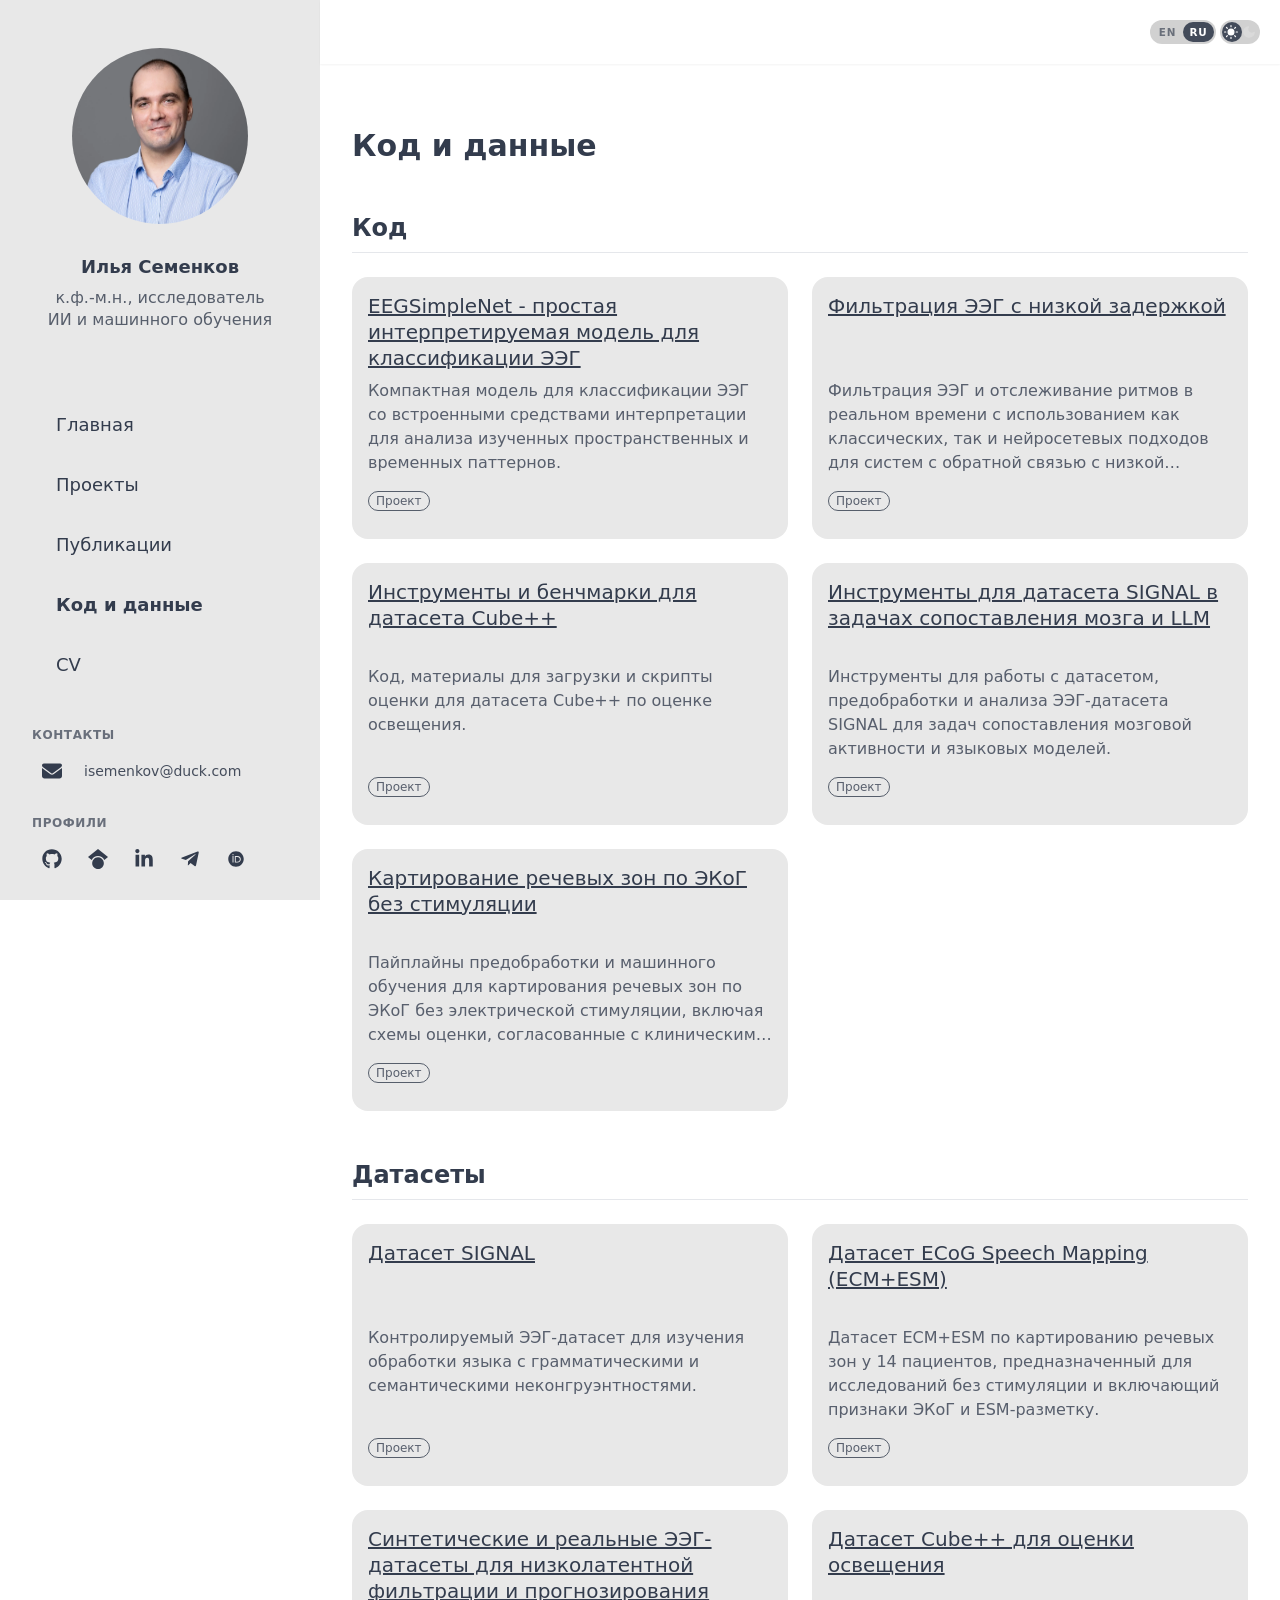
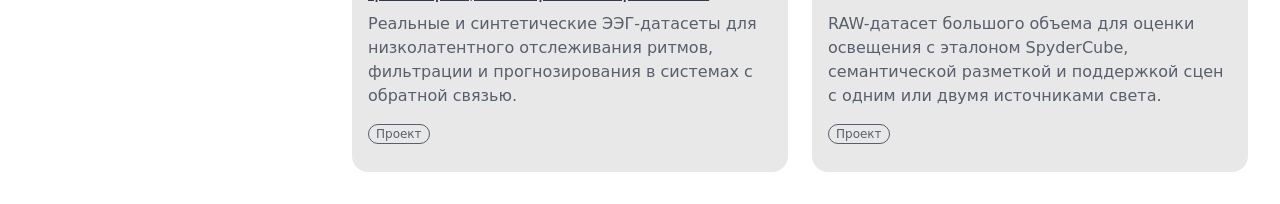
<file: ru/open-source/index.html>
<!DOCTYPE html><html lang="ru" data-astro-cid-sckkx6r4> <head><meta name="astro-view-transitions-enabled" content="true"><meta name="astro-view-transitions-fallback" content="animate"><script type="module" src="/_astro/ClientRouter.astro_astro_type_script_index_0_lang.QW52Ox2j.js"></script><meta charset="utf-8"><meta name="viewport" content="width=device-width,initial-scale=1"><link rel="icon" type="image/svg+xml" href="data:image/svg+xml,<svg xmlns=%22http://www.w3.org/2000/svg%22 viewBox=%220 0 100 100%22><text y=%22.9em%22 font-size=%2290%22>🎓</text></svg>"><meta name="generator" content="Astro v5.15.9"><!-- Sitemap --><link rel="sitemap" href="/sitemap-index.xml"><!-- Canonical + Alternate locales --><link rel="canonical" href="https://ivsemenkov.github.io/ru/open-source"><link rel="alternate" hreflang="en" href="https://ivsemenkov.github.io/open-source"><link rel="alternate" hreflang="ru" href="https://ivsemenkov.github.io/ru/open-source"><link rel="alternate" hreflang="x-default" href="https://ivsemenkov.github.io/open-source"><!-- Primary Meta Tags --><title>Ilia Semenkov: Код и данные</title><meta name="title" content="Ilia Semenkov: Код и данные"><meta name="description" content="Илья Семенков, к.ф.-м.н. - научный сотрудник Института искусственного интеллекта AIRI и НИУ ВШЭ."><!-- Open Graph --><meta property="og:type" content="website"><meta property="og:url" content="https://ivsemenkov.github.io/ru/open-source"><meta property="og:title" content="Ilia Semenkov: Код и данные"><meta property="og:description" content="Илья Семенков, к.ф.-м.н. - научный сотрудник Института искусственного интеллекта AIRI и НИУ ВШЭ."><meta property="og:image" content="https://ivsemenkov.github.io/favicon.svg"><!-- Twitter --><meta property="twitter:card" content="summary_large_image"><meta property="twitter:url" content="https://ivsemenkov.github.io/ru/open-source"><meta property="twitter:title" content="Ilia Semenkov: Код и данные"><meta property="twitter:description" content="Илья Семенков, к.ф.-м.н. - научный сотрудник Института искусственного интеллекта AIRI и НИУ ВШЭ."><meta property="twitter:image" content="https://ivsemenkov.github.io/favicon.svg"><!-- Theme: one script, capture-phase click so toggle always wins. --><script>(function(){const lightTheme = "emerald";
const darkTheme = "night";

  var KEY = 'theme';
  var valid = [lightTheme, darkTheme];
  function getStored() {
    var s = localStorage.getItem(KEY);
    if (valid.indexOf(s) >= 0) return s;
    if (s) localStorage.setItem(KEY, lightTheme);
    return lightTheme;
  }
  function apply() {
    var cur = getStored();
    document.documentElement.setAttribute('data-theme', cur);
    document.documentElement.setAttribute('data-theme-mode', cur === darkTheme ? 'dark' : 'light');
  }
  function syncThemeMode() {
    var cur = document.documentElement.getAttribute('data-theme');
    if (cur) document.documentElement.setAttribute('data-theme-mode', cur === darkTheme ? 'dark' : 'light');
  }
  function syncCheckbox() {
    var cur = document.documentElement.getAttribute('data-theme');
    syncThemeMode();
    var toggles = document.querySelectorAll('[data-toggle-theme]');
    for (var i = 0; i < toggles.length; i++) {
      var el = toggles[i];
      var list = (el.getAttribute('data-toggle-theme') || '').split(',').map(function (s) {
        return s.trim();
      });
      if (list.length < 2) continue;
      var isDark = cur === list[0];
      var input = el.querySelector('input[type="checkbox"]');
      if (input) input.checked = isDark;
    }
  }
  function onToggleClick(ev) {
    var el = ev.target && ev.target.closest && ev.target.closest('[data-toggle-theme]');
    if (!el) return;
    ev.preventDefault();
    ev.stopPropagation();
    var list = (el.getAttribute('data-toggle-theme') || '').split(',').map(function (s) {
      return s.trim();
    });
    if (list.length < 2) return;
    var cur = document.documentElement.getAttribute('data-theme');
    var next = cur === list[0] ? list[1] : list[0];
    localStorage.setItem(KEY, next);
    document.documentElement.setAttribute('data-theme', next);
    syncCheckbox();
  }
  apply();
  syncCheckbox();
  var observer = new MutationObserver(function () {
    syncCheckbox();
  });
  observer.observe(document.documentElement, {
    attributes: true,
    attributeFilter: ['data-theme'],
  });
  document.addEventListener('click', onToggleClick, true);
  document.addEventListener('DOMContentLoaded', function () {
    syncCheckbox();
    setTimeout(syncCheckbox, 50);
  });
  document.addEventListener('astro:after-swap', function () {
    apply();
    syncCheckbox();
    [50, 150, 350, 600].forEach(function (ms) {
      setTimeout(syncCheckbox, ms);
    });
  });
})();</script><link rel="stylesheet" href="/_astro/cv.Db3l95e8.css">
<link rel="stylesheet" href="/_astro/cv.Ct8KvCHj.css"></head> <body data-astro-cid-sckkx6r4> <div class="bg-base-100 drawer lg:drawer-open " data-astro-cid-sckkx6r4> <input id="my-drawer" type="checkbox" class="drawer-toggle" data-astro-cid-sckkx6r4> <!-- Drawer content --> <div class="drawer-content bg-base-100" data-astro-cid-sckkx6r4> <div class="app-topbar sticky top-0 z-50 bg-base-100/95 text-base-content shadow-sm backdrop-blur supports-[backdrop-filter]:bg-base-100/80" data-astro-cid-sckkx6r4> <nav class="navbar app-navbar" data-astro-cid-sckkx6r4> <div class="navbar-start shrink-0" data-astro-cid-sckkx6r4>  <label for="my-drawer" class="btn btn-square btn-ghost lg:hidden" data-astro-cid-sckkx6r4> <!--
Pass any SVG icon as children (recommended width/height : w-6 h-6 or size-6)
By default, it's using your primary color for styling
--><div class="w-12 h-12 inline-flex items-center justify-center rounded-xl bg-primary/20 text-primary">  <svg xmlns="http://www.w3.org/2000/svg" fill="none" viewBox="0 0 24 24" stroke-width="1.5" class="size-6 stroke-current" data-astro-cid-sckkx6r4> <path stroke-linecap="round" stroke-linejoin="round" d="M3.75 6.75h16.5M3.75 12h16.5m-16.5 5.25h16.5" data-astro-cid-sckkx6r4></path> </svg>  </div> </label> </div> <div class="navbar-center min-w-0 flex-1 justify-center lg:hidden px-2" data-astro-cid-sckkx6r4> <span class="navbar-center-title truncate text-base font-black sm:text-lg" title="к.ф.-м.н., исследователь ИИ и машинного обучения Илья Семенков" data-astro-cid-sckkx6r4> Илья Семенков </span> </div> <div class="navbar-end app-navbar-end shrink-0 gap-1" data-astro-cid-sckkx6r4> <nav class="locale-toggle" aria-label="Язык сайта" data-active-locale="ru" data-astro-cid-got23tqz> <span class="locale-toggle-indicator" aria-hidden="true" data-astro-cid-got23tqz></span> <a href="/open-source" class="locale-toggle-option" data-locale-switch aria-label="Переключить на английский" title="Переключить на английский" lang="en" data-astro-cid-got23tqz> EN </a><span class="locale-toggle-option locale-toggle-option--active" aria-current="page" lang="ru" data-astro-cid-got23tqz> RU </span> </nav>  <script type="module">document.documentElement.hasAttribute("data-locale-switch-bound")||(document.documentElement.setAttribute("data-locale-switch-bound","1"),document.addEventListener("click",e=>{const n=e.target?.closest?.("[data-locale-switch]");if(!n)return;const o=n.getAttribute("href");if(!o)return;e.preventDefault();const t=new URL(o,window.location.origin);t.search=window.location.search,t.hash=window.location.hash,window.location.assign(t.toString())}));</script> <button type="button" class="theme-toggle grid cursor-pointer place-items-center" data-toggle-theme="night,emerald" aria-label="Toggle theme" data-astro-cid-ygdvpqmu data-astro-transition-persist="astro-ucnox4ks-1"> <span class="theme-toggle-knob" aria-hidden="true" data-astro-cid-ygdvpqmu></span> <svg class="theme-icon-sun stroke-base-100 fill-base-100 col-start-1 row-start-1 transition-opacity" xmlns="http://www.w3.org/2000/svg" width="14" height="14" viewBox="0 0 24 24" fill="none" stroke="currentColor" stroke-width="2" stroke-linecap="round" stroke-linejoin="round" data-astro-cid-ygdvpqmu> <circle cx="12" cy="12" r="5" data-astro-cid-ygdvpqmu></circle> <path d="M12 1v2M12 21v2M4.2 4.2l1.4 1.4M18.4 18.4l1.4 1.4M1 12h2M21 12h2M4.2 19.8l1.4-1.4M18.4 5.6l1.4-1.4" data-astro-cid-ygdvpqmu></path> </svg> <svg class="theme-icon-moon stroke-base-100 fill-base-100 col-start-2 row-start-1 transition-opacity" xmlns="http://www.w3.org/2000/svg" width="14" height="14" viewBox="0 0 24 24" fill="none" stroke="currentColor" stroke-width="2" stroke-linecap="round" stroke-linejoin="round" data-astro-cid-ygdvpqmu> <path d="M21 12.79A9 9 0 1 1 11.21 3 7 7 0 0 0 21 12.79z" data-astro-cid-ygdvpqmu></path> </svg> </button>  </div> </nav> </div> <main class="app-main mx-auto flex max-w-full flex-col px-4 py-6 sm:px-6 sm:py-8 lg:max-w-5xl lg:px-8 lg:pt-16" data-astro-cid-sckkx6r4> <!-- Page content -->  <div class="prose max-w-none"> <h1 class="text-3xl font-bold mb-8">Код и данные</h1> <section id="code" class="mb-12"> <h2 class="text-2xl font-bold mb-6 border-b pb-2">Код</h2> <div class="grid grid-cols-1 md:grid-cols-2 gap-6 min-w-0"> <div class="card bg-base-200 min-w-0 overflow-hidden" id="code-eegsimplenet"> <div class="card-body card-body-compact min-w-0 overflow-hidden"> <div class="card-grid card-grid--3"> <h3 class="card-title text-xl min-w-0 break-words overflow-hidden card-grid__title"> <a href="https://github.com/ivsemenkov/EEGSimpleNet" target="_blank" rel="noopener noreferrer" class="hover:text-accent break-words" title="EEGSimpleNet - простая интерпретируемая модель для классификации ЭЭГ"> EEGSimpleNet - простая интерпретируемая модель для классификации ЭЭГ </a> </h3> <p class="text-base card-grid__description">Компактная модель для классификации ЭЭГ со встроенными средствами интерпретации для анализа изученных пространственных и временных паттернов.</p> <div class="card-grid__row"> <div class="flex flex-wrap gap-2 items-start min-w-0"> <a href="/ru/projects#project-brain-stimulus-alignment-compact-interpretable" class="badge badge-sm badge-outline link" title="Компактные и интерпретируемые декодеры для ЭЭГ и МЭГ" data-astro-reload> Проект </a> </div> </div> </div> </div> </div><div class="card bg-base-200 min-w-0 overflow-hidden" id="code-lowlatencyeegfiltering"> <div class="card-body card-body-compact min-w-0 overflow-hidden"> <div class="card-grid card-grid--3"> <h3 class="card-title text-xl min-w-0 break-words overflow-hidden card-grid__title"> <a href="https://github.com/ivsemenkov/LowLatencyEEGFiltering" target="_blank" rel="noopener noreferrer" class="hover:text-accent break-words" title="Фильтрация ЭЭГ с низкой задержкой"> Фильтрация ЭЭГ с низкой задержкой </a> </h3> <p class="text-base card-grid__description">Фильтрация ЭЭГ и отслеживание ритмов в реальном времени с использованием как классических, так и нейросетевых подходов для систем с обратной связью с низкой задержкой.</p> <div class="card-grid__row"> <div class="flex flex-wrap gap-2 items-start min-w-0"> <a href="/ru/projects#project-real-time-neural-filtering-low-latency" class="badge badge-sm badge-outline link" title="Отслеживание нейросигналов для обратной связи в реальном времени с низкой задержкой" data-astro-reload> Проект </a> </div> </div> </div> </div> </div><div class="card bg-base-200 min-w-0 overflow-hidden" id="code-cubeplusplus"> <div class="card-body card-body-compact min-w-0 overflow-hidden"> <div class="card-grid card-grid--3"> <h3 class="card-title text-xl min-w-0 break-words overflow-hidden card-grid__title"> <a href="https://github.com/Visillect/CubePlusPlus" target="_blank" rel="noopener noreferrer" class="hover:text-accent break-words" title="Инструменты и бенчмарки для датасета Cube++"> Инструменты и бенчмарки для датасета Cube++ </a> </h3> <p class="text-base card-grid__description">Код, материалы для загрузки и скрипты оценки для датасета Cube++ по оценке освещения.</p> <div class="card-grid__row"> <div class="flex flex-wrap gap-2 items-start min-w-0"> <a href="/ru/projects#project-illumination-estimation-datasets-benchmarks" class="badge badge-sm badge-outline link" title="Бенчмарки, датасеты и соревнования по оценке освещения" data-astro-reload> Проект </a> </div> </div> </div> </div> </div><div class="card bg-base-200 min-w-0 overflow-hidden" id="code-signaldataset"> <div class="card-body card-body-compact min-w-0 overflow-hidden"> <div class="card-grid card-grid--3"> <h3 class="card-title text-xl min-w-0 break-words overflow-hidden card-grid__title"> <a href="https://github.com/AIRI-Institute/SIGNAL" target="_blank" rel="noopener noreferrer" class="hover:text-accent break-words" title="Инструменты для датасета SIGNAL в задачах сопоставления мозга и LLM"> Инструменты для датасета SIGNAL в задачах сопоставления мозга и LLM </a> </h3> <p class="text-base card-grid__description">Инструменты для работы с датасетом, предобработки и анализа ЭЭГ-датасета SIGNAL для задач сопоставления мозговой активности и языковых моделей.</p> <div class="card-grid__row"> <div class="flex flex-wrap gap-2 items-start min-w-0"> <a href="/ru/projects#project-signal-dataset-language-eeg" class="badge badge-sm badge-outline link" title="SIGNAL: контролируемый ЭЭГ-датасет для сопоставления языковой обработки в мозге и LLM" data-astro-reload> Проект </a> </div> </div> </div> </div> </div><div class="card bg-base-200 min-w-0 overflow-hidden" id="code-stimulationfreespeechmapping"> <div class="card-body card-body-compact min-w-0 overflow-hidden"> <div class="card-grid card-grid--3"> <h3 class="card-title text-xl min-w-0 break-words overflow-hidden card-grid__title"> <a href="https://github.com/AIRI-Institute/Stimulation-Free-Speech-Mapping" target="_blank" rel="noopener noreferrer" class="hover:text-accent break-words" title="Картирование речевых зон по ЭКоГ без стимуляции"> Картирование речевых зон по ЭКоГ без стимуляции </a> </h3> <p class="text-base card-grid__description">Пайплайны предобработки и машинного обучения для картирования речевых зон по ЭКоГ без электрической стимуляции, включая схемы оценки, согласованные с клиническим эталоном.</p> <div class="card-grid__row"> <div class="flex flex-wrap gap-2 items-start min-w-0"> <a href="/ru/projects#project-ecog-speech-mapping" class="badge badge-sm badge-outline link" title="Картирование речевых зон коры мозга по данным ЭКоГ для поддержки нейрохирургических решений" data-astro-reload> Проект </a> </div> </div> </div> </div> </div> </div> </section> <section id="datasets"> <h2 class="text-2xl font-bold mb-6 border-b pb-2">Датасеты</h2> <div class="grid grid-cols-1 md:grid-cols-2 gap-6 min-w-0"> <div class="card bg-base-200 min-w-0 overflow-hidden" id="ds-signal-dataset"> <div class="card-body card-body-compact min-w-0 overflow-hidden"> <div class="card-grid card-grid--3"> <h3 class="card-title text-xl min-w-0 break-words overflow-hidden card-grid__title"> <a href="https://huggingface.co/datasets/ContributorsSIGNAL/SIGNAL" target="_blank" rel="noopener noreferrer" class="hover:text-accent break-words" title="Датасет SIGNAL"> Датасет SIGNAL </a> </h3> <p class="text-base card-grid__description">Контролируемый ЭЭГ-датасет для изучения обработки языка с грамматическими и семантическими неконгруэнтностями.</p> <div class="card-grid__row"> <div class="flex flex-wrap gap-2 items-start min-w-0"> <a href="/ru/projects#project-signal-dataset-language-eeg" class="badge badge-sm badge-outline link" title="SIGNAL: контролируемый ЭЭГ-датасет для сопоставления языковой обработки в мозге и LLM" data-astro-reload> Проект </a> </div> </div> </div> </div> </div><div class="card bg-base-200 min-w-0 overflow-hidden" id="ds-ecog-speech-mapping-dataset"> <div class="card-body card-body-compact min-w-0 overflow-hidden"> <div class="card-grid card-grid--3"> <h3 class="card-title text-xl min-w-0 break-words overflow-hidden card-grid__title"> <a href="https://osf.io/xuegw/" target="_blank" rel="noopener noreferrer" class="hover:text-accent break-words" title="Датасет ECoG Speech Mapping (ECM+ESM)"> Датасет ECoG Speech Mapping (ECM+ESM) </a> </h3> <p class="text-base card-grid__description">Датасет ECM+ESM по картированию речевых зон у 14 пациентов, предназначенный для исследований без стимуляции и включающий признаки ЭКоГ и ESM-разметку.</p> <div class="card-grid__row"> <div class="flex flex-wrap gap-2 items-start min-w-0"> <a href="/ru/projects#project-ecog-speech-mapping" class="badge badge-sm badge-outline link" title="Картирование речевых зон коры мозга по данным ЭКоГ для поддержки нейрохирургических решений" data-astro-reload> Проект </a> </div> </div> </div> </div> </div><div class="card bg-base-200 min-w-0 overflow-hidden" id="ds-alpha-filtering-datasets"> <div class="card-body card-body-compact min-w-0 overflow-hidden"> <div class="card-grid card-grid--3"> <h3 class="card-title text-xl min-w-0 break-words overflow-hidden card-grid__title"> <a href="https://zenodo.org/records/8207948" target="_blank" rel="noopener noreferrer" class="hover:text-accent break-words" title="Синтетические и реальные ЭЭГ-датасеты для низколатентной фильтрации и прогнозирования"> Синтетические и реальные ЭЭГ-датасеты для низколатентной фильтрации и прогнозирования </a> </h3> <p class="text-base card-grid__description">Реальные и синтетические ЭЭГ-датасеты для низколатентного отслеживания ритмов, фильтрации и прогнозирования в системах с обратной связью.</p> <div class="card-grid__row"> <div class="flex flex-wrap gap-2 items-start min-w-0"> <a href="/ru/projects#project-real-time-neural-filtering-low-latency" class="badge badge-sm badge-outline link" title="Отслеживание нейросигналов для обратной связи в реальном времени с низкой задержкой" data-astro-reload> Проект </a> </div> </div> </div> </div> </div><div class="card bg-base-200 min-w-0 overflow-hidden" id="ds-cubeplusplus-dataset"> <div class="card-body card-body-compact min-w-0 overflow-hidden"> <div class="card-grid card-grid--3"> <h3 class="card-title text-xl min-w-0 break-words overflow-hidden card-grid__title"> <a href="https://zenodo.org/records/4153431" target="_blank" rel="noopener noreferrer" class="hover:text-accent break-words" title="Датасет Cube++ для оценки освещения"> Датасет Cube++ для оценки освещения </a> </h3> <p class="text-base card-grid__description">RAW-датасет большого объема для оценки освещения с эталоном SpyderCube, семантической разметкой и поддержкой сцен с одним или двумя источниками света.</p> <div class="card-grid__row"> <div class="flex flex-wrap gap-2 items-start min-w-0"> <a href="/ru/projects#project-illumination-estimation-datasets-benchmarks" class="badge badge-sm badge-outline link" title="Бенчмарки, датасеты и соревнования по оценке освещения" data-astro-reload> Проект </a> </div> </div> </div> </div> </div> </div> </section> </div>  </main> </div> <!-- Drawer side --> <div class="drawer-side drawer-layer z-40" data-astro-cid-sckkx6r4> <label for="my-drawer" aria-label="Закрыть боковое меню" class="drawer-overlay" data-astro-cid-sckkx6r4></label> <aside class="mobile-drawer-panel flex min-h-[100dvh] w-[20rem] max-w-[85vw] flex-col overflow-y-auto overscroll-contain bg-base-200 px-4 pt-4 pb-[max(env(safe-area-inset-bottom),5rem)] text-base-content lg:pb-[calc(env(safe-area-inset-bottom)+0.75rem)]" data-astro-cid-o5wx45wj> <div class="my-4 flex h-full flex-col gap-8 lg:my-8" data-astro-cid-o5wx45wj> <div data-astro-cid-o5wx45wj> <!-- Same block on every page: visible on Projects/Publications/Open source, invisible on Home/CV so nav aligns exactly --> <div class="navbar-top-block flex justify-center items-center flex-col" data-astro-cid-o5wx45wj> <img src="/_astro/profile_pictures.Dmzy9cGh_Z1RyMHF.webp" alt="Profile picture of Илья Семенков" data-astro-cid-o5wx45wj="true" loading="lazy" decoding="async" fetchpriority="auto" width="1756" height="1615" class="mask mask-circle size-44"> <h1 class="navbar-identity mt-8 hidden lg:block" data-astro-cid-o5wx45wj> <span class="navbar-identity__name" data-astro-cid-o5wx45wj>Илья Семенков</span> <span class="navbar-identity__title" data-astro-cid-o5wx45wj>к.ф.-м.н., исследователь ИИ и машинного обучения</span> </h1> </div> <div class="mx-4 mt-8 lg:mt-16" data-astro-cid-o5wx45wj> <ul class="menu menu-md grow shrink space-y-4 overflow-y-auto pb-2" data-astro-cid-o5wx45wj> <li data-astro-cid-o5wx45wj><a href="/ru" class="text-lg" data-astro-cid-o5wx45wj>Главная</a></li> <li data-astro-cid-o5wx45wj><a href="/ru/projects" class="text-lg" data-astro-cid-o5wx45wj>Проекты</a></li> <li data-astro-cid-o5wx45wj><a href="/ru/publications" class="text-lg" data-astro-cid-o5wx45wj>Публикации</a></li> <li data-astro-cid-o5wx45wj><a href="/ru/open-source" class="text-lg font-bold" data-astro-cid-o5wx45wj>Код и данные</a></li> <li data-astro-cid-o5wx45wj><a href="/ru/cv" class="text-lg" data-astro-cid-o5wx45wj>CV</a></li> </ul> </div> </div> <div class="mx-4 space-y-6 lg:mt-auto" data-astro-cid-o5wx45wj> <div data-astro-cid-o5wx45wj> <h2 class="text-xs font-semibold uppercase tracking-wider text-base-content/70 mb-2" data-astro-cid-o5wx45wj>Контакты</h2> <div class="flex items-center gap-3" data-astro-cid-o5wx45wj> <a href="mailto:isemenkov@duck.com" class="size-10 inline-flex items-center justify-center rounded-xl hover:bg-primary/20 transition-all duration-300 shrink-0" aria-label="Email" data-astro-cid-o5wx45wj> <svg viewBox="0 0 512 512" class="size-5" fill="currentColor" data-astro-cid-o5wx45wj="true"><!--!Font Awesome Free 6.7.2 by @fontawesome - https://fontawesome.com License - https://fontawesome.com/license/free Copyright 2025 Fonticons, Inc.--><path d="M48 64C21.5 64 0 85.5 0 112c0 15.1 7.1 29.3 19.2 38.4L236.8 313.6c11.4 8.5 27 8.5 38.4 0L492.8 150.4c12.1-9.1 19.2-23.3 19.2-38.4c0-26.5-21.5-48-48-48L48 64zM0 176L0 384c0 35.3 28.7 64 64 64l384 0c35.3 0 64-28.7 64-64l0-208L294.4 339.2c-22.8 17.1-54 17.1-76.8 0L0 176z" /></svg> </a> <button type="button" class="copy-email text-sm text-base-content/90 hover:text-base-content hover:underline cursor-pointer focus:outline-none focus:underline text-left" data-email="isemenkov@duck.com" title="Скопировать e-mail" data-astro-cid-o5wx45wj> isemenkov@duck.com </button> </div> </div> <div data-astro-cid-o5wx45wj> <h2 class="text-xs font-semibold uppercase tracking-wider text-base-content/70 mb-2" data-astro-cid-o5wx45wj>Профили</h2> <div class="flex flex-wrap items-center justify-start gap-1.5">  <a href="https://github.com/ivsemenkov" target="_blank" rel="noopener noreferrer" class="size-10 inline-flex items-center justify-center rounded-xl hover:bg-primary/20 transition-all duration-300" aria-label="GitHub"> <svg viewBox="0 0 496 512" class="size-5" fill="currentColor"><!--!Font Awesome Free 6.7.2 by @fontawesome - https://fontawesome.com License - https://fontawesome.com/license/free Copyright 2025 Fonticons, Inc.--><path d="M165.9 397.4c0 2-2.3 3.6-5.2 3.6-3.3 .3-5.6-1.3-5.6-3.6 0-2 2.3-3.6 5.2-3.6 3-.3 5.6 1.3 5.6 3.6zm-31.1-4.5c-.7 2 1.3 4.3 4.3 4.9 2.6 1 5.6 0 6.2-2s-1.3-4.3-4.3-5.2c-2.6-.7-5.5 .3-6.2 2.3zm44.2-1.7c-2.9 .7-4.9 2.6-4.6 4.9 .3 2 2.9 3.3 5.9 2.6 2.9-.7 4.9-2.6 4.6-4.6-.3-1.9-3-3.2-5.9-2.9zM244.8 8C106.1 8 0 113.3 0 252c0 110.9 69.8 205.8 169.5 239.2 12.8 2.3 17.3-5.6 17.3-12.1 0-6.2-.3-40.4-.3-61.4 0 0-70 15-84.7-29.8 0 0-11.4-29.1-27.8-36.6 0 0-22.9-15.7 1.6-15.4 0 0 24.9 2 38.6 25.8 21.9 38.6 58.6 27.5 72.9 20.9 2.3-16 8.8-27.1 16-33.7-55.9-6.2-112.3-14.3-112.3-110.5 0-27.5 7.6-41.3 23.6-58.9-2.6-6.5-11.1-33.3 2.6-67.9 20.9-6.5 69 27 69 27 20-5.6 41.5-8.5 62.8-8.5s42.8 2.9 62.8 8.5c0 0 48.1-33.6 69-27 13.7 34.7 5.2 61.4 2.6 67.9 16 17.7 25.8 31.5 25.8 58.9 0 96.5-58.9 104.2-114.8 110.5 9.2 7.9 17 22.9 17 46.4 0 33.7-.3 75.4-.3 83.6 0 6.5 4.6 14.4 17.3 12.1C428.2 457.8 496 362.9 496 252 496 113.3 383.5 8 244.8 8zM97.2 352.9c-1.3 1-1 3.3 .7 5.2 1.6 1.6 3.9 2.3 5.2 1 1.3-1 1-3.3-.7-5.2-1.6-1.6-3.9-2.3-5.2-1zm-10.8-8.1c-.7 1.3 .3 2.9 2.3 3.9 1.6 1 3.6 .7 4.3-.7 .7-1.3-.3-2.9-2.3-3.9-2-.6-3.6-.3-4.3 .7zm32.4 35.6c-1.6 1.3-1 4.3 1.3 6.2 2.3 2.3 5.2 2.6 6.5 1 1.3-1.3 .7-4.3-1.3-6.2-2.2-2.3-5.2-2.6-6.5-1zm-11.4-14.7c-1.6 1-1.6 3.6 0 5.9 1.6 2.3 4.3 3.3 5.6 2.3 1.6-1.3 1.6-3.9 0-6.2-1.4-2.3-4-3.3-5.6-2z" /></svg> </a> <a href="https://scholar.google.com/citations?user=fR4qppEAAAAJ" target="_blank" rel="noopener noreferrer" class="size-10 inline-flex items-center justify-center rounded-xl hover:bg-primary/20 transition-all duration-300" aria-label="Google Scholar"> <svg viewBox="0 0 512 512" class="size-5" fill="currentColor"><!--!Font Awesome Free 6.7.2 by @fontawesome - https://fontawesome.com License - https://fontawesome.com/license/free Copyright 2025 Fonticons, Inc.--><path d="M390.9 298.5c0 0 0 .1 .1 .1c9.2 19.4 14.4 41.1 14.4 64C405.3 445.1 338.5 512 256 512s-149.3-66.9-149.3-149.3c0-22.9 5.2-44.6 14.4-64h0c1.7-3.6 3.6-7.2 5.6-10.7c4.4-7.6 9.4-14.7 15-21.3c27.4-32.6 68.5-53.3 114.4-53.3c33.6 0 64.6 11.1 89.6 29.9c9.1 6.9 17.4 14.7 24.8 23.5c5.6 6.6 10.6 13.8 15 21.3c2 3.4 3.8 7 5.5 10.5zm26.4-18.8c-30.1-58.4-91-98.4-161.3-98.4s-131.2 40-161.3 98.4L0 202.7 256 0 512 202.7l-94.7 77.1z" /></svg> </a> <a href="https://www.linkedin.com/in/ilia-semenkov-588487223/" target="_blank" rel="noopener noreferrer" class="size-10 inline-flex items-center justify-center rounded-xl hover:bg-primary/20 transition-all duration-300" aria-label="LinkedIn"> <svg viewBox="0 0 448 512" class="size-5" fill="currentColor"><!--!Font Awesome Free 6.7.2 by @fontawesome - https://fontawesome.com License - https://fontawesome.com/license/free Copyright 2025 Fonticons, Inc.--><path d="M100.3 448H7.4V148.9h92.9zM53.8 108.1C24.1 108.1 0 83.5 0 53.8a53.8 53.8 0 0 1 107.6 0c0 29.7-24.1 54.3-53.8 54.3zM447.9 448h-92.7V302.4c0-34.7-.7-79.2-48.3-79.2-48.3 0-55.7 37.7-55.7 76.7V448h-92.8V148.9h89.1v40.8h1.3c12.4-23.5 42.7-48.3 87.9-48.3 94 0 111.3 61.9 111.3 142.3V448z" /></svg> </a> <a href="https://t.me/neuroexmachina" target="_blank" rel="noopener noreferrer" class="size-10 inline-flex items-center justify-center rounded-xl hover:bg-primary/20 transition-all duration-300" aria-label="Telegram"> <svg viewBox="0 0 448 512" class="size-5" fill="currentColor">
  <path d="M446.7 98.6 379.1 417.4c-5.1 22.5-18.4 28.1-37.3 17.5l-103-75.9-49.7 47.8c-5.5 5.5-10.1 10.1-20.7 10.1l7.4-104.9 190.9-172.5c8.3-7.4-1.8-11.5-12.9-4.1L117.8 284 16.2 252.2c-22.1-6.9-22.5-22.1 4.6-32.7L418.2 66.4c18.4-6.9 34.5 4.1 28.5 32.2Z" />
</svg> </a> <a href="https://orcid.org/0000-0003-1515-7062" target="_blank" rel="noopener noreferrer" class="size-10 inline-flex items-center justify-center rounded-xl hover:bg-primary/20 transition-all duration-300" aria-label="ORCID"> <svg viewBox="0 0 640 640" class="size-5" fill="currentColor"><!--!Font Awesome Free v7.0.0 by @fontawesome - https://fontawesome.com License - https://fontawesome.com/license/free Copyright 2025 Fonticons, Inc.--><path d="M358.7 252.2L312.8 252.2L312.8 406L360.3 406C427.9 406 443.4 354.7 443.4 329.1C443.4 287.5 416.9 252.2 358.7 252.2zM320 72C183 72 72 183 72 320C72 457 183 568 320 568C457 568 568 457 568 320C568 183 457 72 320 72zM239.2 432.8L209.4 432.8L209.4 225.3L239.2 225.3L239.2 432.8zM224.3 162.5C235.1 162.5 243.9 171.3 243.9 182.1C243.9 192.9 235.1 201.7 224.3 201.7C213.5 201.7 204.7 192.9 204.7 182.1C204.7 171.3 213.5 162.5 224.3 162.5zM364 433L283 433L283 225.3L363.6 225.3C440.3 225.3 474 280.1 474 329.2C474 382.5 432.3 433.1 364 433.1z" /></svg> </a> </div> </div> </div> </div> </aside>  <script>(function(){const copiedText = "Скопировано!";

  document.addEventListener('click', (event) => {
    const btn = event.target?.closest?.('.copy-email');
    if (!btn || !btn.dataset.email) return;
    const email = btn.dataset.email;
    navigator.clipboard?.writeText(email).then(() => {
      const original = btn.textContent;
      btn.textContent = copiedText;
      btn.classList.add('text-success');
      setTimeout(() => {
        btn.textContent = original;
        btn.classList.remove('text-success');
      }, 1500);
    });
  });
})();</script> </div> </div> <script type="module">function n(){const e=window.location.hash?.slice(1);if(!e)return;const o=()=>{const t=document.getElementById(e);if(!t)return;const i=t.getBoundingClientRect().top+window.scrollY-88;window.scrollTo({top:Math.max(0,i),behavior:"smooth"}),t.classList.add("anchor-highlight"),setTimeout(()=>t.classList.remove("anchor-highlight"),2500)};o(),document.getElementById(e)||requestAnimationFrame(()=>requestAnimationFrame(o))}n();window.addEventListener("hashchange",n);document.addEventListener("astro:page-load",n);</script> </body> </html>
</file>
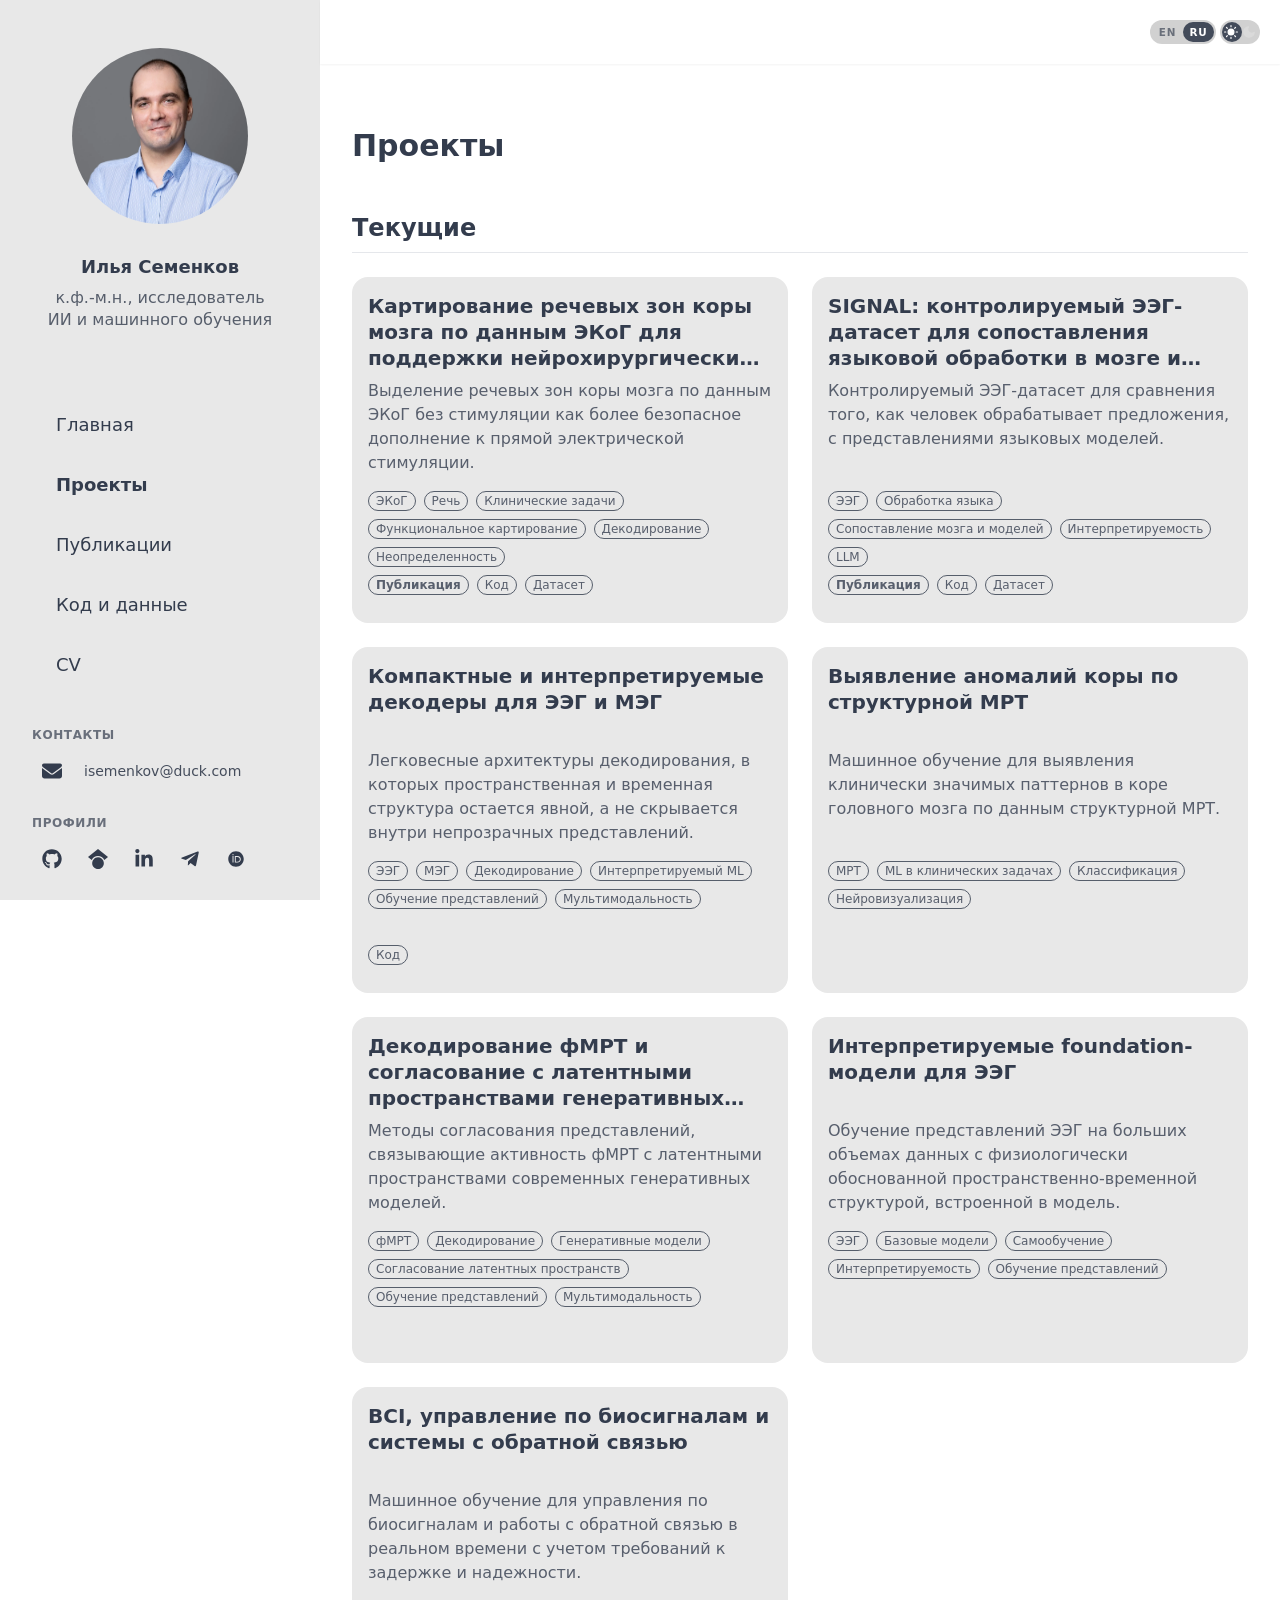
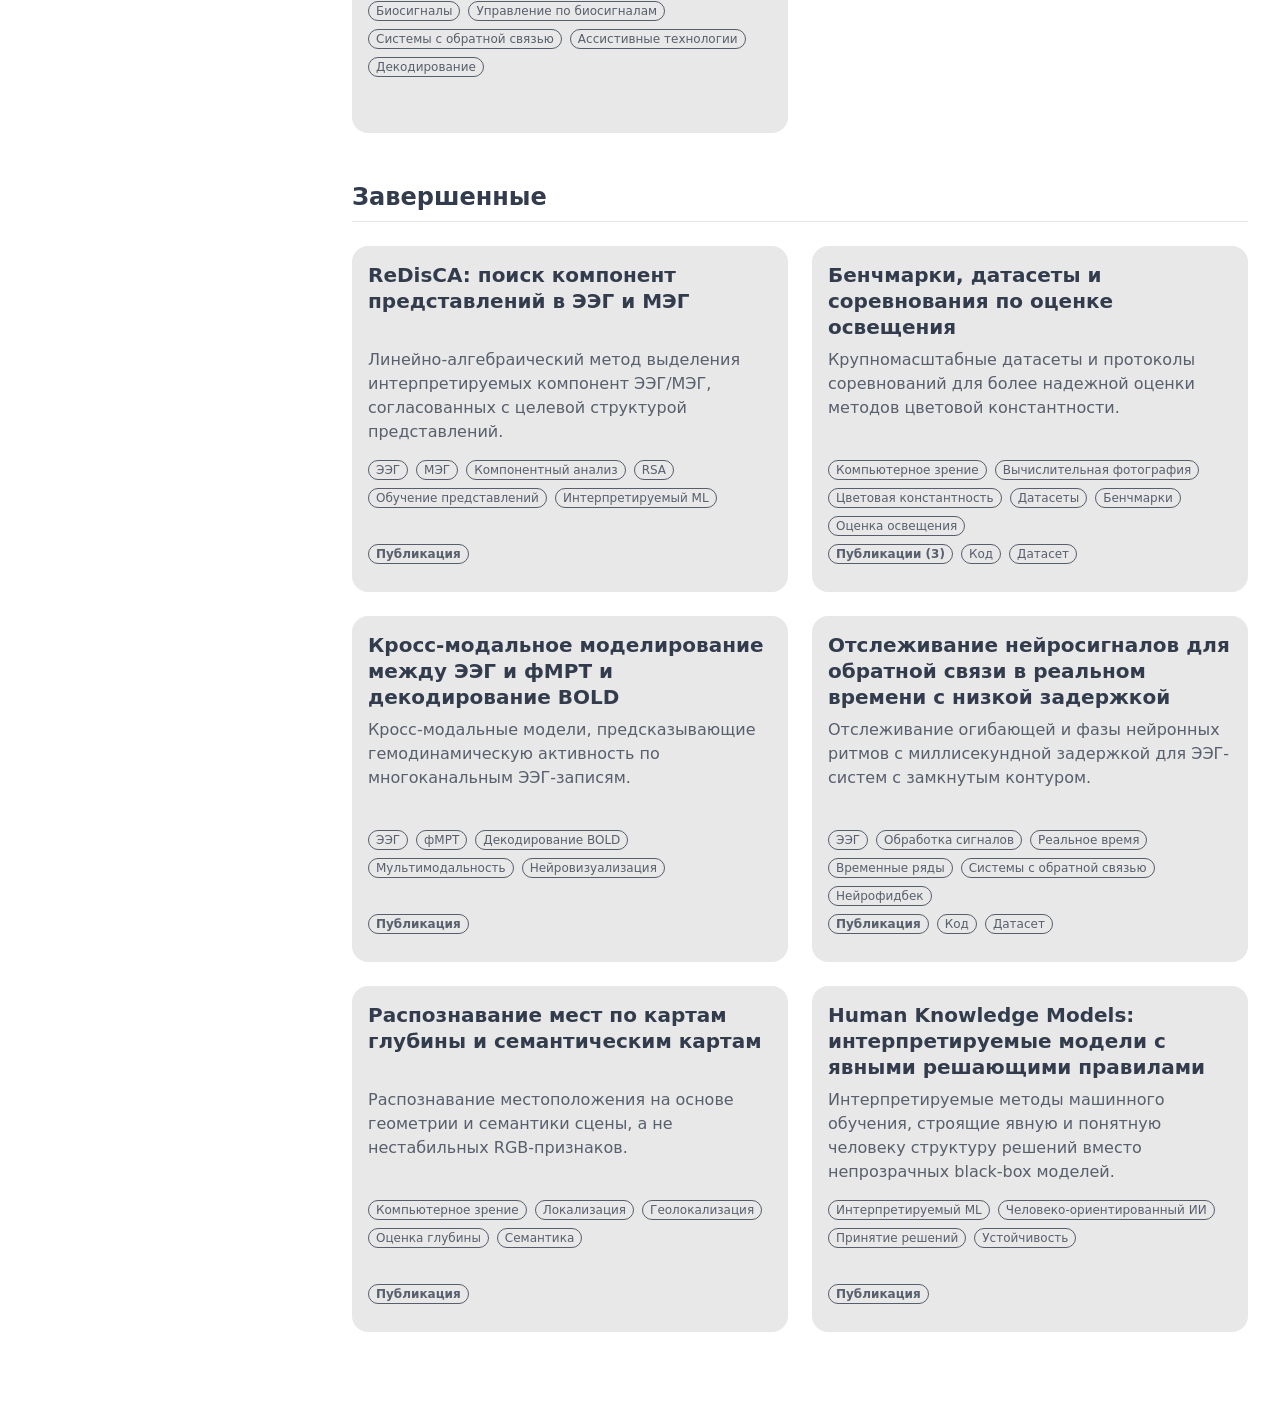
<file: ru/projects/index.html>
<!DOCTYPE html><html lang="ru" data-astro-cid-sckkx6r4> <head><meta name="astro-view-transitions-enabled" content="true"><meta name="astro-view-transitions-fallback" content="animate"><script type="module" src="/_astro/ClientRouter.astro_astro_type_script_index_0_lang.QW52Ox2j.js"></script><meta charset="utf-8"><meta name="viewport" content="width=device-width,initial-scale=1"><link rel="icon" type="image/svg+xml" href="data:image/svg+xml,<svg xmlns=%22http://www.w3.org/2000/svg%22 viewBox=%220 0 100 100%22><text y=%22.9em%22 font-size=%2290%22>🎓</text></svg>"><meta name="generator" content="Astro v5.15.9"><!-- Sitemap --><link rel="sitemap" href="/sitemap-index.xml"><!-- Canonical + Alternate locales --><link rel="canonical" href="https://ivsemenkov.github.io/ru/projects"><link rel="alternate" hreflang="en" href="https://ivsemenkov.github.io/projects"><link rel="alternate" hreflang="ru" href="https://ivsemenkov.github.io/ru/projects"><link rel="alternate" hreflang="x-default" href="https://ivsemenkov.github.io/projects"><!-- Primary Meta Tags --><title>Ilia Semenkov: Проекты</title><meta name="title" content="Ilia Semenkov: Проекты"><meta name="description" content="Илья Семенков, к.ф.-м.н. - научный сотрудник Института искусственного интеллекта AIRI и НИУ ВШЭ."><!-- Open Graph --><meta property="og:type" content="website"><meta property="og:url" content="https://ivsemenkov.github.io/ru/projects"><meta property="og:title" content="Ilia Semenkov: Проекты"><meta property="og:description" content="Илья Семенков, к.ф.-м.н. - научный сотрудник Института искусственного интеллекта AIRI и НИУ ВШЭ."><meta property="og:image" content="https://ivsemenkov.github.io/favicon.svg"><!-- Twitter --><meta property="twitter:card" content="summary_large_image"><meta property="twitter:url" content="https://ivsemenkov.github.io/ru/projects"><meta property="twitter:title" content="Ilia Semenkov: Проекты"><meta property="twitter:description" content="Илья Семенков, к.ф.-м.н. - научный сотрудник Института искусственного интеллекта AIRI и НИУ ВШЭ."><meta property="twitter:image" content="https://ivsemenkov.github.io/favicon.svg"><!-- Theme: one script, capture-phase click so toggle always wins. --><script>(function(){const lightTheme = "emerald";
const darkTheme = "night";

  var KEY = 'theme';
  var valid = [lightTheme, darkTheme];
  function getStored() {
    var s = localStorage.getItem(KEY);
    if (valid.indexOf(s) >= 0) return s;
    if (s) localStorage.setItem(KEY, lightTheme);
    return lightTheme;
  }
  function apply() {
    var cur = getStored();
    document.documentElement.setAttribute('data-theme', cur);
    document.documentElement.setAttribute('data-theme-mode', cur === darkTheme ? 'dark' : 'light');
  }
  function syncThemeMode() {
    var cur = document.documentElement.getAttribute('data-theme');
    if (cur) document.documentElement.setAttribute('data-theme-mode', cur === darkTheme ? 'dark' : 'light');
  }
  function syncCheckbox() {
    var cur = document.documentElement.getAttribute('data-theme');
    syncThemeMode();
    var toggles = document.querySelectorAll('[data-toggle-theme]');
    for (var i = 0; i < toggles.length; i++) {
      var el = toggles[i];
      var list = (el.getAttribute('data-toggle-theme') || '').split(',').map(function (s) {
        return s.trim();
      });
      if (list.length < 2) continue;
      var isDark = cur === list[0];
      var input = el.querySelector('input[type="checkbox"]');
      if (input) input.checked = isDark;
    }
  }
  function onToggleClick(ev) {
    var el = ev.target && ev.target.closest && ev.target.closest('[data-toggle-theme]');
    if (!el) return;
    ev.preventDefault();
    ev.stopPropagation();
    var list = (el.getAttribute('data-toggle-theme') || '').split(',').map(function (s) {
      return s.trim();
    });
    if (list.length < 2) return;
    var cur = document.documentElement.getAttribute('data-theme');
    var next = cur === list[0] ? list[1] : list[0];
    localStorage.setItem(KEY, next);
    document.documentElement.setAttribute('data-theme', next);
    syncCheckbox();
  }
  apply();
  syncCheckbox();
  var observer = new MutationObserver(function () {
    syncCheckbox();
  });
  observer.observe(document.documentElement, {
    attributes: true,
    attributeFilter: ['data-theme'],
  });
  document.addEventListener('click', onToggleClick, true);
  document.addEventListener('DOMContentLoaded', function () {
    syncCheckbox();
    setTimeout(syncCheckbox, 50);
  });
  document.addEventListener('astro:after-swap', function () {
    apply();
    syncCheckbox();
    [50, 150, 350, 600].forEach(function (ms) {
      setTimeout(syncCheckbox, ms);
    });
  });
})();</script><link rel="stylesheet" href="/_astro/cv.Db3l95e8.css">
<link rel="stylesheet" href="/_astro/cv.Ct8KvCHj.css">
<style>.project-related[data-astro-cid-aid3sr62] .badge[data-astro-cid-aid3sr62]{white-space:normal;word-break:break-word;display:inline-flex;align-items:center}.project-expand-content[data-astro-cid-aid3sr62].hidden{display:none}
</style></head> <body data-astro-cid-sckkx6r4> <div class="bg-base-100 drawer lg:drawer-open " data-astro-cid-sckkx6r4> <input id="my-drawer" type="checkbox" class="drawer-toggle" data-astro-cid-sckkx6r4> <!-- Drawer content --> <div class="drawer-content bg-base-100" data-astro-cid-sckkx6r4> <div class="app-topbar sticky top-0 z-50 bg-base-100/95 text-base-content shadow-sm backdrop-blur supports-[backdrop-filter]:bg-base-100/80" data-astro-cid-sckkx6r4> <nav class="navbar app-navbar" data-astro-cid-sckkx6r4> <div class="navbar-start shrink-0" data-astro-cid-sckkx6r4>  <label for="my-drawer" class="btn btn-square btn-ghost lg:hidden" data-astro-cid-sckkx6r4> <!--
Pass any SVG icon as children (recommended width/height : w-6 h-6 or size-6)
By default, it's using your primary color for styling
--><div class="w-12 h-12 inline-flex items-center justify-center rounded-xl bg-primary/20 text-primary">  <svg xmlns="http://www.w3.org/2000/svg" fill="none" viewBox="0 0 24 24" stroke-width="1.5" class="size-6 stroke-current" data-astro-cid-sckkx6r4> <path stroke-linecap="round" stroke-linejoin="round" d="M3.75 6.75h16.5M3.75 12h16.5m-16.5 5.25h16.5" data-astro-cid-sckkx6r4></path> </svg>  </div> </label> </div> <div class="navbar-center min-w-0 flex-1 justify-center lg:hidden px-2" data-astro-cid-sckkx6r4> <span class="navbar-center-title truncate text-base font-black sm:text-lg" title="к.ф.-м.н., исследователь ИИ и машинного обучения Илья Семенков" data-astro-cid-sckkx6r4> Илья Семенков </span> </div> <div class="navbar-end app-navbar-end shrink-0 gap-1" data-astro-cid-sckkx6r4> <nav class="locale-toggle" aria-label="Язык сайта" data-active-locale="ru" data-astro-cid-got23tqz> <span class="locale-toggle-indicator" aria-hidden="true" data-astro-cid-got23tqz></span> <a href="/projects" class="locale-toggle-option" data-locale-switch aria-label="Переключить на английский" title="Переключить на английский" lang="en" data-astro-cid-got23tqz> EN </a><span class="locale-toggle-option locale-toggle-option--active" aria-current="page" lang="ru" data-astro-cid-got23tqz> RU </span> </nav>  <script type="module">document.documentElement.hasAttribute("data-locale-switch-bound")||(document.documentElement.setAttribute("data-locale-switch-bound","1"),document.addEventListener("click",e=>{const n=e.target?.closest?.("[data-locale-switch]");if(!n)return;const o=n.getAttribute("href");if(!o)return;e.preventDefault();const t=new URL(o,window.location.origin);t.search=window.location.search,t.hash=window.location.hash,window.location.assign(t.toString())}));</script> <button type="button" class="theme-toggle grid cursor-pointer place-items-center" data-toggle-theme="night,emerald" aria-label="Toggle theme" data-astro-cid-ygdvpqmu data-astro-transition-persist="astro-ucnox4ks-1"> <span class="theme-toggle-knob" aria-hidden="true" data-astro-cid-ygdvpqmu></span> <svg class="theme-icon-sun stroke-base-100 fill-base-100 col-start-1 row-start-1 transition-opacity" xmlns="http://www.w3.org/2000/svg" width="14" height="14" viewBox="0 0 24 24" fill="none" stroke="currentColor" stroke-width="2" stroke-linecap="round" stroke-linejoin="round" data-astro-cid-ygdvpqmu> <circle cx="12" cy="12" r="5" data-astro-cid-ygdvpqmu></circle> <path d="M12 1v2M12 21v2M4.2 4.2l1.4 1.4M18.4 18.4l1.4 1.4M1 12h2M21 12h2M4.2 19.8l1.4-1.4M18.4 5.6l1.4-1.4" data-astro-cid-ygdvpqmu></path> </svg> <svg class="theme-icon-moon stroke-base-100 fill-base-100 col-start-2 row-start-1 transition-opacity" xmlns="http://www.w3.org/2000/svg" width="14" height="14" viewBox="0 0 24 24" fill="none" stroke="currentColor" stroke-width="2" stroke-linecap="round" stroke-linejoin="round" data-astro-cid-ygdvpqmu> <path d="M21 12.79A9 9 0 1 1 11.21 3 7 7 0 0 0 21 12.79z" data-astro-cid-ygdvpqmu></path> </svg> </button>  </div> </nav> </div> <main class="app-main mx-auto flex max-w-full flex-col px-4 py-6 sm:px-6 sm:py-8 lg:max-w-5xl lg:px-8 lg:pt-16" data-astro-cid-sckkx6r4> <!-- Page content -->  <div class="prose max-w-none" data-astro-cid-aid3sr62> <h1 class="text-3xl font-bold mb-8" data-astro-cid-aid3sr62>Проекты</h1> <section class="mb-12" data-astro-cid-aid3sr62> <h2 class="text-2xl font-bold mb-6 border-b pb-2" data-astro-cid-aid3sr62>Текущие</h2> <div class="grid grid-cols-1 md:grid-cols-2 gap-6" data-astro-cid-aid3sr62> <div class="card bg-base-200" id="project-ecog-speech-mapping"> <div class="card-body card-body-compact"> <div class="card-grid card-grid--4"> <h2 class="card-title text-xl card-grid__title" title="Картирование речевых зон коры мозга по данным ЭКоГ для поддержки нейрохирургических решений">Картирование речевых зон коры мозга по данным ЭКоГ для поддержки нейрохирургических решений</h2> <p class="text-base card-grid__description">Выделение речевых зон коры мозга по данным ЭКоГ без стимуляции как более безопасное дополнение к прямой электрической стимуляции.</p> <div class="card-grid__row card-grid__tags"> <div class="flex flex-wrap gap-2"> <span class="badge badge-sm badge-outline">ЭКоГ</span><span class="badge badge-sm badge-outline">Речь</span><span class="badge badge-sm badge-outline">Клинические задачи</span><span class="badge badge-sm badge-outline">Функциональное картирование</span><span class="badge badge-sm badge-outline">Декодирование</span><span class="badge badge-sm badge-outline">Неопределенность</span> </div> </div> <div class="card-grid__row project-related"> <div class="flex flex-wrap gap-2 items-center"> <a href="/ru/publications#pub-Voskoboynikov_2025" class="badge badge-sm badge-outline link font-semibold" title="Towards stimulation-free automatic electrocorticographic speech mapping in neurosurgery patients" data-astro-reload> Публикация </a> <a href="/ru/open-source#code-stimulationfreespeechmapping" class="badge badge-sm badge-outline link" title="Картирование речевых зон по ЭКоГ без стимуляции" data-astro-reload> Код </a> <a href="/ru/open-source#ds-ecog-speech-mapping-dataset" class="badge badge-sm badge-outline link" title="Датасет ECoG Speech Mapping (ECM+ESM)" data-astro-reload> Датасет </a> </div> <div class="project-expand-content-area flex flex-col gap-2 mt-1">    </div> </div> </div> </div> </div><div class="card bg-base-200" id="project-signal-dataset-language-eeg"> <div class="card-body card-body-compact"> <div class="card-grid card-grid--4"> <h2 class="card-title text-xl card-grid__title" title="SIGNAL: контролируемый ЭЭГ-датасет для сопоставления языковой обработки в мозге и LLM">SIGNAL: контролируемый ЭЭГ-датасет для сопоставления языковой обработки в мозге и LLM</h2> <p class="text-base card-grid__description">Контролируемый ЭЭГ-датасет для сравнения того, как человек обрабатывает предложения, с представлениями языковых моделей.</p> <div class="card-grid__row card-grid__tags"> <div class="flex flex-wrap gap-2"> <span class="badge badge-sm badge-outline">ЭЭГ</span><span class="badge badge-sm badge-outline">Обработка языка</span><span class="badge badge-sm badge-outline">Сопоставление мозга и моделей</span><span class="badge badge-sm badge-outline">Интерпретируемость</span><span class="badge badge-sm badge-outline">LLM</span> </div> </div> <div class="card-grid__row project-related"> <div class="flex flex-wrap gap-2 items-center"> <a href="/ru/publications#pub-Komissarenko2025" class="badge badge-sm badge-outline link font-semibold" title="SIGNAL: Dataset for Semantic and Inferred Grammar Neurological Analysis of Language" data-astro-reload> Публикация </a> <a href="/ru/open-source#code-signaldataset" class="badge badge-sm badge-outline link" title="Инструменты для датасета SIGNAL в задачах сопоставления мозга и LLM" data-astro-reload> Код </a> <a href="/ru/open-source#ds-signal-dataset" class="badge badge-sm badge-outline link" title="Датасет SIGNAL" data-astro-reload> Датасет </a> </div> <div class="project-expand-content-area flex flex-col gap-2 mt-1">    </div> </div> </div> </div> </div><div class="card bg-base-200" id="project-brain-stimulus-alignment-compact-interpretable"> <div class="card-body card-body-compact"> <div class="card-grid card-grid--4"> <h2 class="card-title text-xl card-grid__title" title="Компактные и интерпретируемые декодеры для ЭЭГ и МЭГ">Компактные и интерпретируемые декодеры для ЭЭГ и МЭГ</h2> <p class="text-base card-grid__description">Легковесные архитектуры декодирования, в которых пространственная и временная структура остается явной, а не скрывается внутри непрозрачных представлений.</p> <div class="card-grid__row card-grid__tags"> <div class="flex flex-wrap gap-2"> <span class="badge badge-sm badge-outline">ЭЭГ</span><span class="badge badge-sm badge-outline">МЭГ</span><span class="badge badge-sm badge-outline">Декодирование</span><span class="badge badge-sm badge-outline">Интерпретируемый ML</span><span class="badge badge-sm badge-outline">Обучение представлений</span><span class="badge badge-sm badge-outline">Мультимодальность</span> </div> </div> <div class="card-grid__row project-related"> <div class="flex flex-wrap gap-2 items-center">  <a href="/ru/open-source#code-eegsimplenet" class="badge badge-sm badge-outline link" title="EEGSimpleNet - простая интерпретируемая модель для классификации ЭЭГ" data-astro-reload> Код </a>  </div> <div class="project-expand-content-area flex flex-col gap-2 mt-1">    </div> </div> </div> </div> </div><div class="card bg-base-200" id="project-clinical-mri-structural-classification"> <div class="card-body card-body-compact"> <div class="card-grid card-grid--4"> <h2 class="card-title text-xl card-grid__title" title="Выявление аномалий коры по структурной МРТ">Выявление аномалий коры по структурной МРТ</h2> <p class="text-base card-grid__description">Машинное обучение для выявления клинически значимых паттернов в коре головного мозга по данным структурной МРТ.</p> <div class="card-grid__row card-grid__tags"> <div class="flex flex-wrap gap-2"> <span class="badge badge-sm badge-outline">МРТ</span><span class="badge badge-sm badge-outline">ML в клинических задачах</span><span class="badge badge-sm badge-outline">Классификация</span><span class="badge badge-sm badge-outline">Нейровизуализация</span> </div> </div> <div class="card-grid__row project-related"> <div class="flex flex-wrap gap-2 items-center">    </div> <div class="project-expand-content-area flex flex-col gap-2 mt-1">    </div> </div> </div> </div> </div><div class="card bg-base-200" id="project-fmri-decoding-and-generative-models"> <div class="card-body card-body-compact"> <div class="card-grid card-grid--4"> <h2 class="card-title text-xl card-grid__title" title="Декодирование фМРТ и согласование с латентными пространствами генеративных моделей">Декодирование фМРТ и согласование с латентными пространствами генеративных моделей</h2> <p class="text-base card-grid__description">Методы согласования представлений, связывающие активность фМРТ с латентными пространствами современных генеративных моделей.</p> <div class="card-grid__row card-grid__tags"> <div class="flex flex-wrap gap-2"> <span class="badge badge-sm badge-outline">фМРТ</span><span class="badge badge-sm badge-outline">Декодирование</span><span class="badge badge-sm badge-outline">Генеративные модели</span><span class="badge badge-sm badge-outline">Согласование латентных пространств</span><span class="badge badge-sm badge-outline">Обучение представлений</span><span class="badge badge-sm badge-outline">Мультимодальность</span> </div> </div> <div class="card-grid__row project-related"> <div class="flex flex-wrap gap-2 items-center">    </div> <div class="project-expand-content-area flex flex-col gap-2 mt-1">    </div> </div> </div> </div> </div><div class="card bg-base-200" id="project-eeg-foundation-models"> <div class="card-body card-body-compact"> <div class="card-grid card-grid--4"> <h2 class="card-title text-xl card-grid__title" title="Интерпретируемые foundation-модели для ЭЭГ">Интерпретируемые foundation-модели для ЭЭГ</h2> <p class="text-base card-grid__description">Обучение представлений ЭЭГ на больших объемах данных с физиологически обоснованной пространственно-временной структурой, встроенной в модель.</p> <div class="card-grid__row card-grid__tags"> <div class="flex flex-wrap gap-2"> <span class="badge badge-sm badge-outline">ЭЭГ</span><span class="badge badge-sm badge-outline">Базовые модели</span><span class="badge badge-sm badge-outline">Самообучение</span><span class="badge badge-sm badge-outline">Интерпретируемость</span><span class="badge badge-sm badge-outline">Обучение представлений</span> </div> </div> <div class="card-grid__row project-related"> <div class="flex flex-wrap gap-2 items-center">    </div> <div class="project-expand-content-area flex flex-col gap-2 mt-1">    </div> </div> </div> </div> </div><div class="card bg-base-200" id="project-assistive-control-and-closed-loop-biosignals"> <div class="card-body card-body-compact"> <div class="card-grid card-grid--4"> <h2 class="card-title text-xl card-grid__title" title="BCI, управление по биосигналам и системы с обратной связью">BCI, управление по биосигналам и системы с обратной связью</h2> <p class="text-base card-grid__description">Машинное обучение для управления по биосигналам и работы с обратной связью в реальном времени с учетом требований к задержке и надежности.</p> <div class="card-grid__row card-grid__tags"> <div class="flex flex-wrap gap-2"> <span class="badge badge-sm badge-outline">Биосигналы</span><span class="badge badge-sm badge-outline">Управление по биосигналам</span><span class="badge badge-sm badge-outline">Системы с обратной связью</span><span class="badge badge-sm badge-outline">Ассистивные технологии</span><span class="badge badge-sm badge-outline">Декодирование</span> </div> </div> <div class="card-grid__row project-related"> <div class="flex flex-wrap gap-2 items-center">    </div> <div class="project-expand-content-area flex flex-col gap-2 mt-1">    </div> </div> </div> </div> </div> </div> </section> <section class="mb-12" data-astro-cid-aid3sr62> <h2 class="text-2xl font-bold mb-6 border-b pb-2" data-astro-cid-aid3sr62>Завершенные</h2> <div class="grid grid-cols-1 md:grid-cols-2 gap-6" data-astro-cid-aid3sr62> <div class="card bg-base-200" id="project-redisca-eeg-meg-component-discovery"> <div class="card-body card-body-compact"> <div class="card-grid card-grid--4"> <h2 class="card-title text-xl card-grid__title" title="ReDisCA: поиск компонент представлений в ЭЭГ и МЭГ">ReDisCA: поиск компонент представлений в ЭЭГ и МЭГ</h2> <p class="text-base card-grid__description">Линейно-алгебраический метод выделения интерпретируемых компонент ЭЭГ/МЭГ, согласованных с целевой структурой представлений.</p> <div class="card-grid__row card-grid__tags"> <div class="flex flex-wrap gap-2"> <span class="badge badge-sm badge-outline">ЭЭГ</span><span class="badge badge-sm badge-outline">МЭГ</span><span class="badge badge-sm badge-outline">Компонентный анализ</span><span class="badge badge-sm badge-outline">RSA</span><span class="badge badge-sm badge-outline">Обучение представлений</span><span class="badge badge-sm badge-outline">Интерпретируемый ML</span> </div> </div> <div class="card-grid__row project-related"> <div class="flex flex-wrap gap-2 items-center"> <a href="/ru/publications#pub-OSSADTCHI2024120868" class="badge badge-sm badge-outline link font-semibold" title="Representational dissimilarity component analysis (ReDisCA)" data-astro-reload> Публикация </a>   </div> <div class="project-expand-content-area flex flex-col gap-2 mt-1">    </div> </div> </div> </div> </div><div class="card bg-base-200" id="project-illumination-estimation-datasets-benchmarks"> <div class="card-body card-body-compact"> <div class="card-grid card-grid--4"> <h2 class="card-title text-xl card-grid__title" title="Бенчмарки, датасеты и соревнования по оценке освещения">Бенчмарки, датасеты и соревнования по оценке освещения</h2> <p class="text-base card-grid__description">Крупномасштабные датасеты и протоколы соревнований для более надежной оценки методов цветовой константности.</p> <div class="card-grid__row card-grid__tags"> <div class="flex flex-wrap gap-2"> <span class="badge badge-sm badge-outline">Компьютерное зрение</span><span class="badge badge-sm badge-outline">Вычислительная фотография</span><span class="badge badge-sm badge-outline">Цветовая константность</span><span class="badge badge-sm badge-outline">Датасеты</span><span class="badge badge-sm badge-outline">Бенчмарки</span><span class="badge badge-sm badge-outline">Оценка освещения</span> </div> </div> <div class="card-grid__row project-related"> <div class="flex flex-wrap gap-2 items-center"> <button type="button" class="project-expand-trigger badge badge-sm badge-outline link cursor-pointer hover:bg-base-300 font-semibold" data-expand-id="project-illumination-estimation-datasets-benchmarks-pubs" aria-expanded="false"> Публикации (3) </button> <a href="/ru/open-source#code-cubeplusplus" class="badge badge-sm badge-outline link" title="Инструменты и бенчмарки для датасета Cube++" data-astro-reload> Код </a> <a href="/ru/open-source#ds-cubeplusplus-dataset" class="badge badge-sm badge-outline link" title="Датасет Cube++ для оценки освещения" data-astro-reload> Датасет </a> </div> <div class="project-expand-content-area flex flex-col gap-2 mt-1"> <div id="project-illumination-estimation-datasets-benchmarks-pubs" class="project-expand-content hidden pl-2 flex flex-col gap-1"> <a href="/ru/publications#pub-9296220" class="badge badge-sm badge-outline link break-words max-w-full text-left text-xs" title="The Cube++ Illumination Estimation Dataset" data-astro-reload> The Cube++ Illumination Estimation Dataset </a><a href="/ru/publications#pub-https://doi.org/10.1002/col.22675" class="badge badge-sm badge-outline link break-words max-w-full text-left text-xs" title="Illumination estimation challenge: The experience of the first 2 years" data-astro-reload> Illumination estimation challenge: The experience of the first 2 years </a><a href="/ru/publications#pub-9856964" class="badge badge-sm badge-outline link break-words max-w-full text-left text-xs" title="NTIRE 2022 Challenge on Night Photography Rendering" data-astro-reload> NTIRE 2022 Challenge on Night Photography Rendering </a> </div>   </div> </div> </div> </div> </div><div class="card bg-base-200" id="project-eeg-fmri-cross-modality-bold-decoding"> <div class="card-body card-body-compact"> <div class="card-grid card-grid--4"> <h2 class="card-title text-xl card-grid__title" title="Кросс-модальное моделирование между ЭЭГ и фМРТ и декодирование BOLD">Кросс-модальное моделирование между ЭЭГ и фМРТ и декодирование BOLD</h2> <p class="text-base card-grid__description">Кросс-модальные модели, предсказывающие гемодинамическую активность по многоканальным ЭЭГ-записям.</p> <div class="card-grid__row card-grid__tags"> <div class="flex flex-wrap gap-2"> <span class="badge badge-sm badge-outline">ЭЭГ</span><span class="badge badge-sm badge-outline">фМРТ</span><span class="badge badge-sm badge-outline">Декодирование BOLD</span><span class="badge badge-sm badge-outline">Мультимодальность</span><span class="badge badge-sm badge-outline">Нейровизуализация</span> </div> </div> <div class="card-grid__row project-related"> <div class="flex flex-wrap gap-2 items-center"> <a href="/ru/publications#pub-Dagaev_2024" class="badge badge-sm badge-outline link font-semibold" title="EEG-Based fMRI Digital Twin: Towards a Cheap and Ecological Approach to Measure Subcortical Brain Activity" data-astro-reload> Публикация </a>   </div> <div class="project-expand-content-area flex flex-col gap-2 mt-1">    </div> </div> </div> </div> </div><div class="card bg-base-200" id="project-real-time-neural-filtering-low-latency"> <div class="card-body card-body-compact"> <div class="card-grid card-grid--4"> <h2 class="card-title text-xl card-grid__title" title="Отслеживание нейросигналов для обратной связи в реальном времени с низкой задержкой">Отслеживание нейросигналов для обратной связи в реальном времени с низкой задержкой</h2> <p class="text-base card-grid__description">Отслеживание огибающей и фазы нейронных ритмов с миллисекундной задержкой для ЭЭГ-систем с замкнутым контуром.</p> <div class="card-grid__row card-grid__tags"> <div class="flex flex-wrap gap-2"> <span class="badge badge-sm badge-outline">ЭЭГ</span><span class="badge badge-sm badge-outline">Обработка сигналов</span><span class="badge badge-sm badge-outline">Реальное время</span><span class="badge badge-sm badge-outline">Временные ряды</span><span class="badge badge-sm badge-outline">Системы с обратной связью</span><span class="badge badge-sm badge-outline">Нейрофидбек</span> </div> </div> <div class="card-grid__row project-related"> <div class="flex flex-wrap gap-2 items-center"> <a href="/ru/publications#pub-Semenkov_2023" class="badge badge-sm badge-outline link font-semibold" title="Real-time low latency estimation of brain rhythms with deep neural networks" data-astro-reload> Публикация </a> <a href="/ru/open-source#code-lowlatencyeegfiltering" class="badge badge-sm badge-outline link" title="Фильтрация ЭЭГ с низкой задержкой" data-astro-reload> Код </a> <a href="/ru/open-source#ds-alpha-filtering-datasets" class="badge badge-sm badge-outline link" title="Синтетические и реальные ЭЭГ-датасеты для низколатентной фильтрации и прогнозирования" data-astro-reload> Датасет </a> </div> <div class="project-expand-content-area flex flex-col gap-2 mt-1">    </div> </div> </div> </div> </div><div class="card bg-base-200" id="project-visual-place-recognition-depth-semantics"> <div class="card-body card-body-compact"> <div class="card-grid card-grid--4"> <h2 class="card-title text-xl card-grid__title" title="Распознавание мест по картам глубины и семантическим картам">Распознавание мест по картам глубины и семантическим картам</h2> <p class="text-base card-grid__description">Распознавание местоположения на основе геометрии и семантики сцены, а не нестабильных RGB-признаков.</p> <div class="card-grid__row card-grid__tags"> <div class="flex flex-wrap gap-2"> <span class="badge badge-sm badge-outline">Компьютерное зрение</span><span class="badge badge-sm badge-outline">Локализация</span><span class="badge badge-sm badge-outline">Геолокализация</span><span class="badge badge-sm badge-outline">Оценка глубины</span><span class="badge badge-sm badge-outline">Семантика</span> </div> </div> <div class="card-grid__row project-related"> <div class="flex flex-wrap gap-2 items-center"> <a href="/ru/publications#pub-10380584" class="badge badge-sm badge-outline link font-semibold" title="Inpainting Semantic and Depth Features to Improve Visual Place Recognition in the Wild" data-astro-reload> Публикация </a>   </div> <div class="project-expand-content-area flex flex-col gap-2 mt-1">    </div> </div> </div> </div> </div><div class="card bg-base-200" id="project-interpretable-ml-rules-comparisons"> <div class="card-body card-body-compact"> <div class="card-grid card-grid--4"> <h2 class="card-title text-xl card-grid__title" title="Human Knowledge Models: интерпретируемые модели с явными решающими правилами">Human Knowledge Models: интерпретируемые модели с явными решающими правилами</h2> <p class="text-base card-grid__description">Интерпретируемые методы машинного обучения, строящие явную и понятную человеку структуру решений вместо непрозрачных black-box моделей.</p> <div class="card-grid__row card-grid__tags"> <div class="flex flex-wrap gap-2"> <span class="badge badge-sm badge-outline">Интерпретируемый ML</span><span class="badge badge-sm badge-outline">Человеко-ориентированный ИИ</span><span class="badge badge-sm badge-outline">Принятие решений</span><span class="badge badge-sm badge-outline">Устойчивость</span> </div> </div> <div class="card-grid__row project-related"> <div class="flex flex-wrap gap-2 items-center"> <a href="/ru/publications#pub-10.1371/journal.pone.0275814" class="badge badge-sm badge-outline link font-semibold" title="Human knowledge models: Learning applied knowledge from the data" data-astro-reload> Публикация </a>   </div> <div class="project-expand-content-area flex flex-col gap-2 mt-1">    </div> </div> </div> </div> </div> </div> </section>  </div>  <script type="module">document.addEventListener("click",n=>{const t=n.target?.closest?.(".project-expand-trigger");if(!t||!t.dataset.expandId)return;const e=document.getElementById(t.dataset.expandId);if(!e)return;const d=e.classList.toggle("hidden");t.setAttribute("aria-expanded",String(!d))});</script>  </main> </div> <!-- Drawer side --> <div class="drawer-side drawer-layer z-40" data-astro-cid-sckkx6r4> <label for="my-drawer" aria-label="Закрыть боковое меню" class="drawer-overlay" data-astro-cid-sckkx6r4></label> <aside class="mobile-drawer-panel flex min-h-[100dvh] w-[20rem] max-w-[85vw] flex-col overflow-y-auto overscroll-contain bg-base-200 px-4 pt-4 pb-[max(env(safe-area-inset-bottom),5rem)] text-base-content lg:pb-[calc(env(safe-area-inset-bottom)+0.75rem)]" data-astro-cid-o5wx45wj> <div class="my-4 flex h-full flex-col gap-8 lg:my-8" data-astro-cid-o5wx45wj> <div data-astro-cid-o5wx45wj> <!-- Same block on every page: visible on Projects/Publications/Open source, invisible on Home/CV so nav aligns exactly --> <div class="navbar-top-block flex justify-center items-center flex-col" data-astro-cid-o5wx45wj> <img src="/_astro/profile_pictures.Dmzy9cGh_Z1RyMHF.webp" alt="Profile picture of Илья Семенков" data-astro-cid-o5wx45wj="true" loading="lazy" decoding="async" fetchpriority="auto" width="1756" height="1615" class="mask mask-circle size-44"> <h1 class="navbar-identity mt-8 hidden lg:block" data-astro-cid-o5wx45wj> <span class="navbar-identity__name" data-astro-cid-o5wx45wj>Илья Семенков</span> <span class="navbar-identity__title" data-astro-cid-o5wx45wj>к.ф.-м.н., исследователь ИИ и машинного обучения</span> </h1> </div> <div class="mx-4 mt-8 lg:mt-16" data-astro-cid-o5wx45wj> <ul class="menu menu-md grow shrink space-y-4 overflow-y-auto pb-2" data-astro-cid-o5wx45wj> <li data-astro-cid-o5wx45wj><a href="/ru" class="text-lg" data-astro-cid-o5wx45wj>Главная</a></li> <li data-astro-cid-o5wx45wj><a href="/ru/projects" class="text-lg font-bold" data-astro-cid-o5wx45wj>Проекты</a></li> <li data-astro-cid-o5wx45wj><a href="/ru/publications" class="text-lg" data-astro-cid-o5wx45wj>Публикации</a></li> <li data-astro-cid-o5wx45wj><a href="/ru/open-source" class="text-lg" data-astro-cid-o5wx45wj>Код и данные</a></li> <li data-astro-cid-o5wx45wj><a href="/ru/cv" class="text-lg" data-astro-cid-o5wx45wj>CV</a></li> </ul> </div> </div> <div class="mx-4 space-y-6 lg:mt-auto" data-astro-cid-o5wx45wj> <div data-astro-cid-o5wx45wj> <h2 class="text-xs font-semibold uppercase tracking-wider text-base-content/70 mb-2" data-astro-cid-o5wx45wj>Контакты</h2> <div class="flex items-center gap-3" data-astro-cid-o5wx45wj> <a href="mailto:isemenkov@duck.com" class="size-10 inline-flex items-center justify-center rounded-xl hover:bg-primary/20 transition-all duration-300 shrink-0" aria-label="Email" data-astro-cid-o5wx45wj> <svg viewBox="0 0 512 512" class="size-5" fill="currentColor" data-astro-cid-o5wx45wj="true"><!--!Font Awesome Free 6.7.2 by @fontawesome - https://fontawesome.com License - https://fontawesome.com/license/free Copyright 2025 Fonticons, Inc.--><path d="M48 64C21.5 64 0 85.5 0 112c0 15.1 7.1 29.3 19.2 38.4L236.8 313.6c11.4 8.5 27 8.5 38.4 0L492.8 150.4c12.1-9.1 19.2-23.3 19.2-38.4c0-26.5-21.5-48-48-48L48 64zM0 176L0 384c0 35.3 28.7 64 64 64l384 0c35.3 0 64-28.7 64-64l0-208L294.4 339.2c-22.8 17.1-54 17.1-76.8 0L0 176z" /></svg> </a> <button type="button" class="copy-email text-sm text-base-content/90 hover:text-base-content hover:underline cursor-pointer focus:outline-none focus:underline text-left" data-email="isemenkov@duck.com" title="Скопировать e-mail" data-astro-cid-o5wx45wj> isemenkov@duck.com </button> </div> </div> <div data-astro-cid-o5wx45wj> <h2 class="text-xs font-semibold uppercase tracking-wider text-base-content/70 mb-2" data-astro-cid-o5wx45wj>Профили</h2> <div class="flex flex-wrap items-center justify-start gap-1.5">  <a href="https://github.com/ivsemenkov" target="_blank" rel="noopener noreferrer" class="size-10 inline-flex items-center justify-center rounded-xl hover:bg-primary/20 transition-all duration-300" aria-label="GitHub"> <svg viewBox="0 0 496 512" class="size-5" fill="currentColor"><!--!Font Awesome Free 6.7.2 by @fontawesome - https://fontawesome.com License - https://fontawesome.com/license/free Copyright 2025 Fonticons, Inc.--><path d="M165.9 397.4c0 2-2.3 3.6-5.2 3.6-3.3 .3-5.6-1.3-5.6-3.6 0-2 2.3-3.6 5.2-3.6 3-.3 5.6 1.3 5.6 3.6zm-31.1-4.5c-.7 2 1.3 4.3 4.3 4.9 2.6 1 5.6 0 6.2-2s-1.3-4.3-4.3-5.2c-2.6-.7-5.5 .3-6.2 2.3zm44.2-1.7c-2.9 .7-4.9 2.6-4.6 4.9 .3 2 2.9 3.3 5.9 2.6 2.9-.7 4.9-2.6 4.6-4.6-.3-1.9-3-3.2-5.9-2.9zM244.8 8C106.1 8 0 113.3 0 252c0 110.9 69.8 205.8 169.5 239.2 12.8 2.3 17.3-5.6 17.3-12.1 0-6.2-.3-40.4-.3-61.4 0 0-70 15-84.7-29.8 0 0-11.4-29.1-27.8-36.6 0 0-22.9-15.7 1.6-15.4 0 0 24.9 2 38.6 25.8 21.9 38.6 58.6 27.5 72.9 20.9 2.3-16 8.8-27.1 16-33.7-55.9-6.2-112.3-14.3-112.3-110.5 0-27.5 7.6-41.3 23.6-58.9-2.6-6.5-11.1-33.3 2.6-67.9 20.9-6.5 69 27 69 27 20-5.6 41.5-8.5 62.8-8.5s42.8 2.9 62.8 8.5c0 0 48.1-33.6 69-27 13.7 34.7 5.2 61.4 2.6 67.9 16 17.7 25.8 31.5 25.8 58.9 0 96.5-58.9 104.2-114.8 110.5 9.2 7.9 17 22.9 17 46.4 0 33.7-.3 75.4-.3 83.6 0 6.5 4.6 14.4 17.3 12.1C428.2 457.8 496 362.9 496 252 496 113.3 383.5 8 244.8 8zM97.2 352.9c-1.3 1-1 3.3 .7 5.2 1.6 1.6 3.9 2.3 5.2 1 1.3-1 1-3.3-.7-5.2-1.6-1.6-3.9-2.3-5.2-1zm-10.8-8.1c-.7 1.3 .3 2.9 2.3 3.9 1.6 1 3.6 .7 4.3-.7 .7-1.3-.3-2.9-2.3-3.9-2-.6-3.6-.3-4.3 .7zm32.4 35.6c-1.6 1.3-1 4.3 1.3 6.2 2.3 2.3 5.2 2.6 6.5 1 1.3-1.3 .7-4.3-1.3-6.2-2.2-2.3-5.2-2.6-6.5-1zm-11.4-14.7c-1.6 1-1.6 3.6 0 5.9 1.6 2.3 4.3 3.3 5.6 2.3 1.6-1.3 1.6-3.9 0-6.2-1.4-2.3-4-3.3-5.6-2z" /></svg> </a> <a href="https://scholar.google.com/citations?user=fR4qppEAAAAJ" target="_blank" rel="noopener noreferrer" class="size-10 inline-flex items-center justify-center rounded-xl hover:bg-primary/20 transition-all duration-300" aria-label="Google Scholar"> <svg viewBox="0 0 512 512" class="size-5" fill="currentColor"><!--!Font Awesome Free 6.7.2 by @fontawesome - https://fontawesome.com License - https://fontawesome.com/license/free Copyright 2025 Fonticons, Inc.--><path d="M390.9 298.5c0 0 0 .1 .1 .1c9.2 19.4 14.4 41.1 14.4 64C405.3 445.1 338.5 512 256 512s-149.3-66.9-149.3-149.3c0-22.9 5.2-44.6 14.4-64h0c1.7-3.6 3.6-7.2 5.6-10.7c4.4-7.6 9.4-14.7 15-21.3c27.4-32.6 68.5-53.3 114.4-53.3c33.6 0 64.6 11.1 89.6 29.9c9.1 6.9 17.4 14.7 24.8 23.5c5.6 6.6 10.6 13.8 15 21.3c2 3.4 3.8 7 5.5 10.5zm26.4-18.8c-30.1-58.4-91-98.4-161.3-98.4s-131.2 40-161.3 98.4L0 202.7 256 0 512 202.7l-94.7 77.1z" /></svg> </a> <a href="https://www.linkedin.com/in/ilia-semenkov-588487223/" target="_blank" rel="noopener noreferrer" class="size-10 inline-flex items-center justify-center rounded-xl hover:bg-primary/20 transition-all duration-300" aria-label="LinkedIn"> <svg viewBox="0 0 448 512" class="size-5" fill="currentColor"><!--!Font Awesome Free 6.7.2 by @fontawesome - https://fontawesome.com License - https://fontawesome.com/license/free Copyright 2025 Fonticons, Inc.--><path d="M100.3 448H7.4V148.9h92.9zM53.8 108.1C24.1 108.1 0 83.5 0 53.8a53.8 53.8 0 0 1 107.6 0c0 29.7-24.1 54.3-53.8 54.3zM447.9 448h-92.7V302.4c0-34.7-.7-79.2-48.3-79.2-48.3 0-55.7 37.7-55.7 76.7V448h-92.8V148.9h89.1v40.8h1.3c12.4-23.5 42.7-48.3 87.9-48.3 94 0 111.3 61.9 111.3 142.3V448z" /></svg> </a> <a href="https://t.me/neuroexmachina" target="_blank" rel="noopener noreferrer" class="size-10 inline-flex items-center justify-center rounded-xl hover:bg-primary/20 transition-all duration-300" aria-label="Telegram"> <svg viewBox="0 0 448 512" class="size-5" fill="currentColor">
  <path d="M446.7 98.6 379.1 417.4c-5.1 22.5-18.4 28.1-37.3 17.5l-103-75.9-49.7 47.8c-5.5 5.5-10.1 10.1-20.7 10.1l7.4-104.9 190.9-172.5c8.3-7.4-1.8-11.5-12.9-4.1L117.8 284 16.2 252.2c-22.1-6.9-22.5-22.1 4.6-32.7L418.2 66.4c18.4-6.9 34.5 4.1 28.5 32.2Z" />
</svg> </a> <a href="https://orcid.org/0000-0003-1515-7062" target="_blank" rel="noopener noreferrer" class="size-10 inline-flex items-center justify-center rounded-xl hover:bg-primary/20 transition-all duration-300" aria-label="ORCID"> <svg viewBox="0 0 640 640" class="size-5" fill="currentColor"><!--!Font Awesome Free v7.0.0 by @fontawesome - https://fontawesome.com License - https://fontawesome.com/license/free Copyright 2025 Fonticons, Inc.--><path d="M358.7 252.2L312.8 252.2L312.8 406L360.3 406C427.9 406 443.4 354.7 443.4 329.1C443.4 287.5 416.9 252.2 358.7 252.2zM320 72C183 72 72 183 72 320C72 457 183 568 320 568C457 568 568 457 568 320C568 183 457 72 320 72zM239.2 432.8L209.4 432.8L209.4 225.3L239.2 225.3L239.2 432.8zM224.3 162.5C235.1 162.5 243.9 171.3 243.9 182.1C243.9 192.9 235.1 201.7 224.3 201.7C213.5 201.7 204.7 192.9 204.7 182.1C204.7 171.3 213.5 162.5 224.3 162.5zM364 433L283 433L283 225.3L363.6 225.3C440.3 225.3 474 280.1 474 329.2C474 382.5 432.3 433.1 364 433.1z" /></svg> </a> </div> </div> </div> </div> </aside>  <script>(function(){const copiedText = "Скопировано!";

  document.addEventListener('click', (event) => {
    const btn = event.target?.closest?.('.copy-email');
    if (!btn || !btn.dataset.email) return;
    const email = btn.dataset.email;
    navigator.clipboard?.writeText(email).then(() => {
      const original = btn.textContent;
      btn.textContent = copiedText;
      btn.classList.add('text-success');
      setTimeout(() => {
        btn.textContent = original;
        btn.classList.remove('text-success');
      }, 1500);
    });
  });
})();</script> </div> </div> <script type="module">function n(){const e=window.location.hash?.slice(1);if(!e)return;const o=()=>{const t=document.getElementById(e);if(!t)return;const i=t.getBoundingClientRect().top+window.scrollY-88;window.scrollTo({top:Math.max(0,i),behavior:"smooth"}),t.classList.add("anchor-highlight"),setTimeout(()=>t.classList.remove("anchor-highlight"),2500)};o(),document.getElementById(e)||requestAnimationFrame(()=>requestAnimationFrame(o))}n();window.addEventListener("hashchange",n);document.addEventListener("astro:page-load",n);</script> </body> </html>
</file>
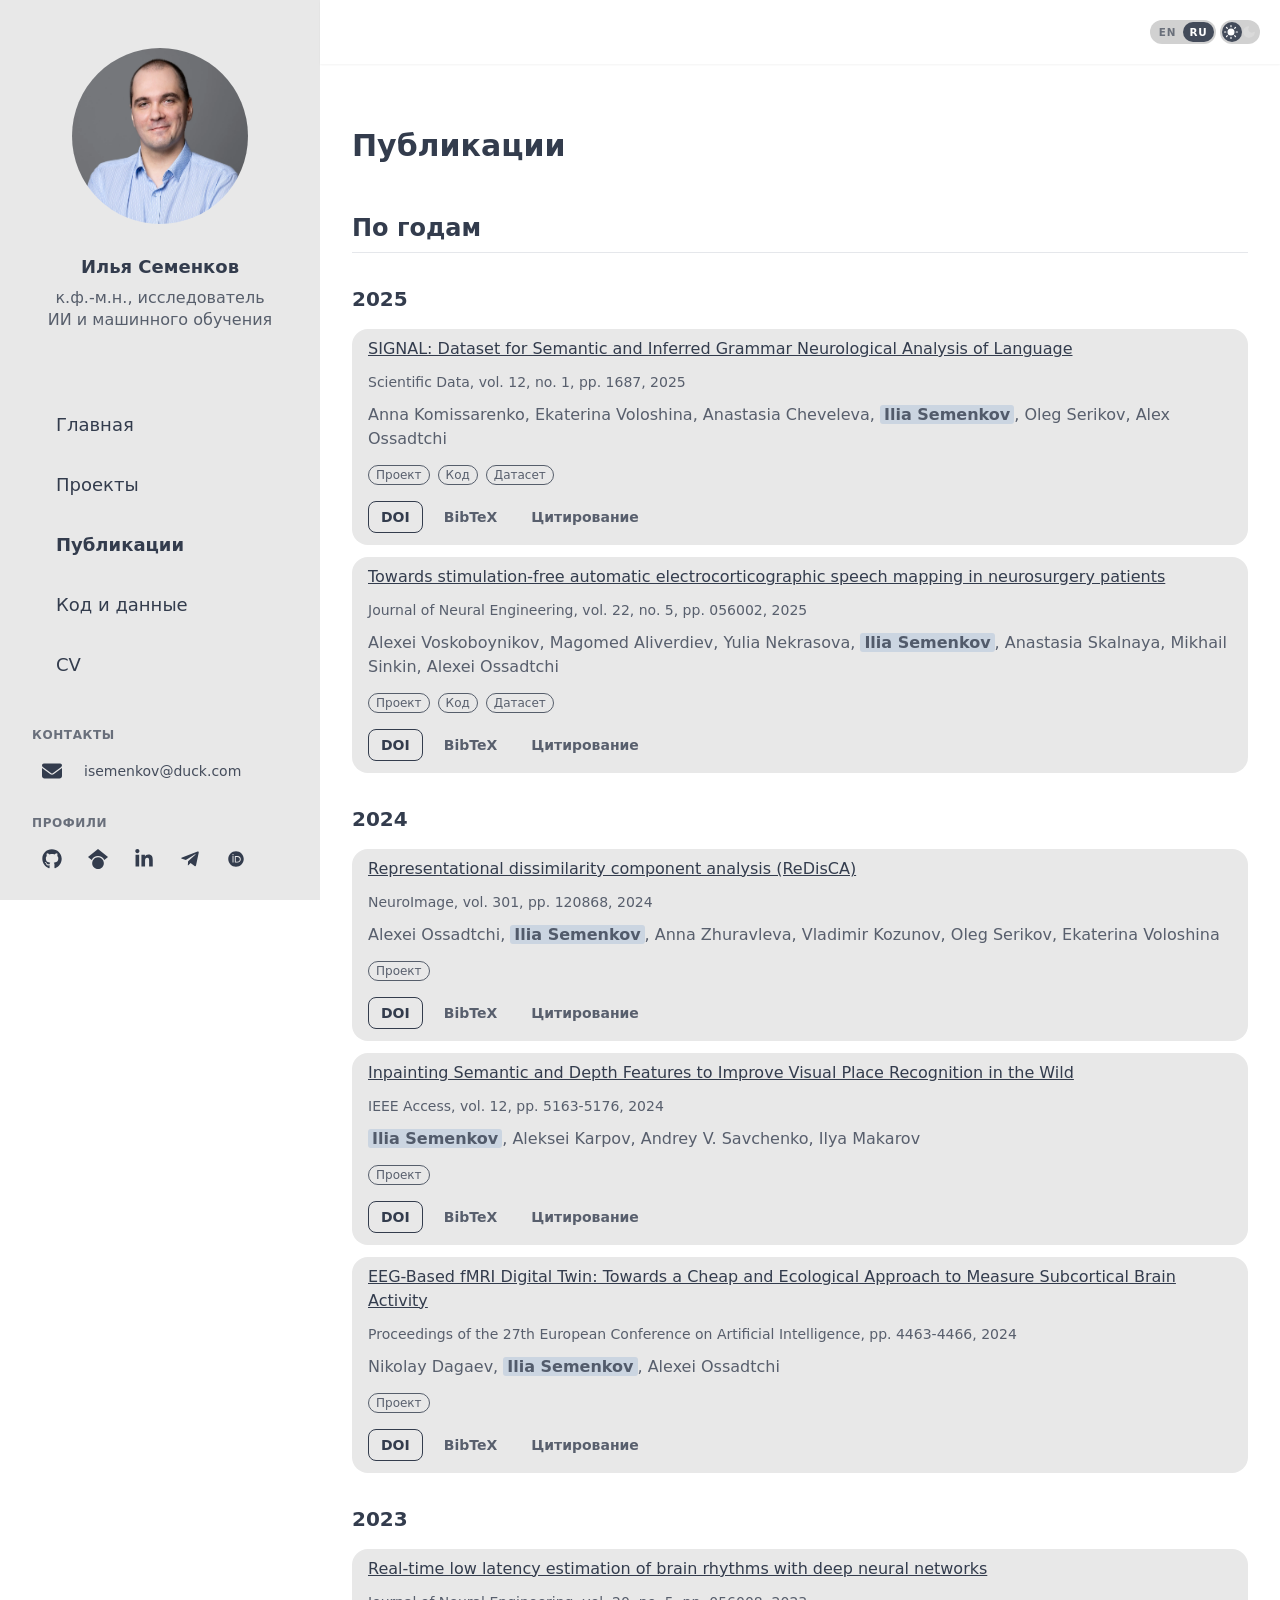
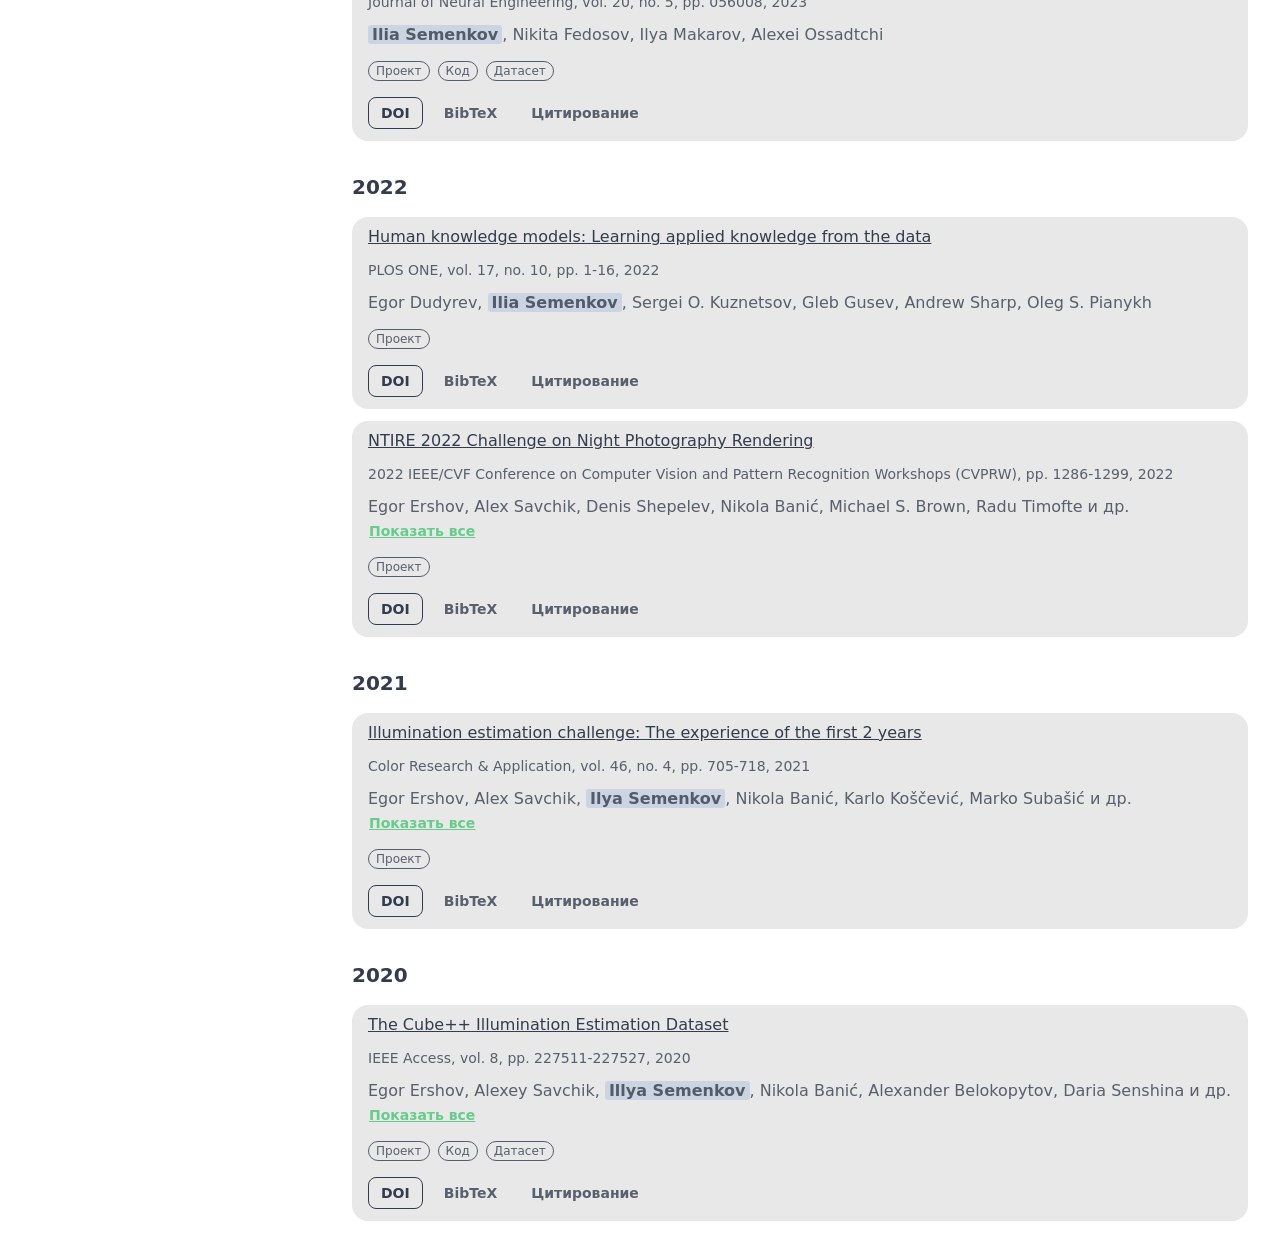
<file: ru/publications/index.html>
<!DOCTYPE html><html lang="ru" data-astro-cid-sckkx6r4> <head><meta name="astro-view-transitions-enabled" content="true"><meta name="astro-view-transitions-fallback" content="animate"><script type="module" src="/_astro/ClientRouter.astro_astro_type_script_index_0_lang.QW52Ox2j.js"></script><meta charset="utf-8"><meta name="viewport" content="width=device-width,initial-scale=1"><link rel="icon" type="image/svg+xml" href="data:image/svg+xml,<svg xmlns=%22http://www.w3.org/2000/svg%22 viewBox=%220 0 100 100%22><text y=%22.9em%22 font-size=%2290%22>🎓</text></svg>"><meta name="generator" content="Astro v5.15.9"><!-- Sitemap --><link rel="sitemap" href="/sitemap-index.xml"><!-- Canonical + Alternate locales --><link rel="canonical" href="https://ivsemenkov.github.io/ru/publications"><link rel="alternate" hreflang="en" href="https://ivsemenkov.github.io/publications"><link rel="alternate" hreflang="ru" href="https://ivsemenkov.github.io/ru/publications"><link rel="alternate" hreflang="x-default" href="https://ivsemenkov.github.io/publications"><!-- Primary Meta Tags --><title>Ilia Semenkov: Публикации</title><meta name="title" content="Ilia Semenkov: Публикации"><meta name="description" content="Илья Семенков, к.ф.-м.н. - научный сотрудник Института искусственного интеллекта AIRI и НИУ ВШЭ."><!-- Open Graph --><meta property="og:type" content="website"><meta property="og:url" content="https://ivsemenkov.github.io/ru/publications"><meta property="og:title" content="Ilia Semenkov: Публикации"><meta property="og:description" content="Илья Семенков, к.ф.-м.н. - научный сотрудник Института искусственного интеллекта AIRI и НИУ ВШЭ."><meta property="og:image" content="https://ivsemenkov.github.io/favicon.svg"><!-- Twitter --><meta property="twitter:card" content="summary_large_image"><meta property="twitter:url" content="https://ivsemenkov.github.io/ru/publications"><meta property="twitter:title" content="Ilia Semenkov: Публикации"><meta property="twitter:description" content="Илья Семенков, к.ф.-м.н. - научный сотрудник Института искусственного интеллекта AIRI и НИУ ВШЭ."><meta property="twitter:image" content="https://ivsemenkov.github.io/favicon.svg"><!-- Theme: one script, capture-phase click so toggle always wins. --><script>(function(){const lightTheme = "emerald";
const darkTheme = "night";

  var KEY = 'theme';
  var valid = [lightTheme, darkTheme];
  function getStored() {
    var s = localStorage.getItem(KEY);
    if (valid.indexOf(s) >= 0) return s;
    if (s) localStorage.setItem(KEY, lightTheme);
    return lightTheme;
  }
  function apply() {
    var cur = getStored();
    document.documentElement.setAttribute('data-theme', cur);
    document.documentElement.setAttribute('data-theme-mode', cur === darkTheme ? 'dark' : 'light');
  }
  function syncThemeMode() {
    var cur = document.documentElement.getAttribute('data-theme');
    if (cur) document.documentElement.setAttribute('data-theme-mode', cur === darkTheme ? 'dark' : 'light');
  }
  function syncCheckbox() {
    var cur = document.documentElement.getAttribute('data-theme');
    syncThemeMode();
    var toggles = document.querySelectorAll('[data-toggle-theme]');
    for (var i = 0; i < toggles.length; i++) {
      var el = toggles[i];
      var list = (el.getAttribute('data-toggle-theme') || '').split(',').map(function (s) {
        return s.trim();
      });
      if (list.length < 2) continue;
      var isDark = cur === list[0];
      var input = el.querySelector('input[type="checkbox"]');
      if (input) input.checked = isDark;
    }
  }
  function onToggleClick(ev) {
    var el = ev.target && ev.target.closest && ev.target.closest('[data-toggle-theme]');
    if (!el) return;
    ev.preventDefault();
    ev.stopPropagation();
    var list = (el.getAttribute('data-toggle-theme') || '').split(',').map(function (s) {
      return s.trim();
    });
    if (list.length < 2) return;
    var cur = document.documentElement.getAttribute('data-theme');
    var next = cur === list[0] ? list[1] : list[0];
    localStorage.setItem(KEY, next);
    document.documentElement.setAttribute('data-theme', next);
    syncCheckbox();
  }
  apply();
  syncCheckbox();
  var observer = new MutationObserver(function () {
    syncCheckbox();
  });
  observer.observe(document.documentElement, {
    attributes: true,
    attributeFilter: ['data-theme'],
  });
  document.addEventListener('click', onToggleClick, true);
  document.addEventListener('DOMContentLoaded', function () {
    syncCheckbox();
    setTimeout(syncCheckbox, 50);
  });
  document.addEventListener('astro:after-swap', function () {
    apply();
    syncCheckbox();
    [50, 150, 350, 600].forEach(function (ms) {
      setTimeout(syncCheckbox, ms);
    });
  });
})();</script><link rel="stylesheet" href="/_astro/cv.Db3l95e8.css">
<link rel="stylesheet" href="/_astro/cv.Ct8KvCHj.css">
<style>.pub-card-body[data-astro-cid-f3fmnth3]{padding:.5rem 1rem .75rem}.pub-card-body[data-astro-cid-f3fmnth3]>p[data-astro-cid-f3fmnth3],.pub-card-body[data-astro-cid-f3fmnth3]>div[data-astro-cid-f3fmnth3]{margin-top:0;margin-bottom:0}.pub-card-body[data-astro-cid-f3fmnth3]>[data-astro-cid-f3fmnth3]+[data-astro-cid-f3fmnth3]{margin-top:.2rem}.pub-card-body[data-astro-cid-f3fmnth3] .pub-mt[data-astro-cid-f3fmnth3]{margin-top:.35rem}.pub-card-body[data-astro-cid-f3fmnth3] .pub-actions-mt[data-astro-cid-f3fmnth3],.pub-card-body[data-astro-cid-f3fmnth3] .bibtex-block[data-astro-cid-f3fmnth3],.pub-card-body[data-astro-cid-f3fmnth3] .cite-block[data-astro-cid-f3fmnth3]{margin-top:.5rem}.author-me[data-astro-cid-f3fmnth3],[data-astro-cid-f3fmnth3][data-author-me]{font-weight:600!important;padding:0 .25em;border-radius:3px}[data-theme-mode=light] .author-me[data-astro-cid-f3fmnth3],[data-theme-mode=light] [data-astro-cid-f3fmnth3][data-author-me]{background-color:#cbd5e1!important}[data-theme-mode=dark] .author-me[data-astro-cid-f3fmnth3],[data-theme-mode=dark] [data-astro-cid-f3fmnth3][data-author-me]{background-color:#ffffff26!important}
</style></head> <body data-astro-cid-sckkx6r4> <div class="bg-base-100 drawer lg:drawer-open " data-astro-cid-sckkx6r4> <input id="my-drawer" type="checkbox" class="drawer-toggle" data-astro-cid-sckkx6r4> <!-- Drawer content --> <div class="drawer-content bg-base-100" data-astro-cid-sckkx6r4> <div class="app-topbar sticky top-0 z-50 bg-base-100/95 text-base-content shadow-sm backdrop-blur supports-[backdrop-filter]:bg-base-100/80" data-astro-cid-sckkx6r4> <nav class="navbar app-navbar" data-astro-cid-sckkx6r4> <div class="navbar-start shrink-0" data-astro-cid-sckkx6r4>  <label for="my-drawer" class="btn btn-square btn-ghost lg:hidden" data-astro-cid-sckkx6r4> <!--
Pass any SVG icon as children (recommended width/height : w-6 h-6 or size-6)
By default, it's using your primary color for styling
--><div class="w-12 h-12 inline-flex items-center justify-center rounded-xl bg-primary/20 text-primary">  <svg xmlns="http://www.w3.org/2000/svg" fill="none" viewBox="0 0 24 24" stroke-width="1.5" class="size-6 stroke-current" data-astro-cid-sckkx6r4> <path stroke-linecap="round" stroke-linejoin="round" d="M3.75 6.75h16.5M3.75 12h16.5m-16.5 5.25h16.5" data-astro-cid-sckkx6r4></path> </svg>  </div> </label> </div> <div class="navbar-center min-w-0 flex-1 justify-center lg:hidden px-2" data-astro-cid-sckkx6r4> <span class="navbar-center-title truncate text-base font-black sm:text-lg" title="к.ф.-м.н., исследователь ИИ и машинного обучения Илья Семенков" data-astro-cid-sckkx6r4> Илья Семенков </span> </div> <div class="navbar-end app-navbar-end shrink-0 gap-1" data-astro-cid-sckkx6r4> <nav class="locale-toggle" aria-label="Язык сайта" data-active-locale="ru" data-astro-cid-got23tqz> <span class="locale-toggle-indicator" aria-hidden="true" data-astro-cid-got23tqz></span> <a href="/publications" class="locale-toggle-option" data-locale-switch aria-label="Переключить на английский" title="Переключить на английский" lang="en" data-astro-cid-got23tqz> EN </a><span class="locale-toggle-option locale-toggle-option--active" aria-current="page" lang="ru" data-astro-cid-got23tqz> RU </span> </nav>  <script type="module">document.documentElement.hasAttribute("data-locale-switch-bound")||(document.documentElement.setAttribute("data-locale-switch-bound","1"),document.addEventListener("click",e=>{const n=e.target?.closest?.("[data-locale-switch]");if(!n)return;const o=n.getAttribute("href");if(!o)return;e.preventDefault();const t=new URL(o,window.location.origin);t.search=window.location.search,t.hash=window.location.hash,window.location.assign(t.toString())}));</script> <button type="button" class="theme-toggle grid cursor-pointer place-items-center" data-toggle-theme="night,emerald" aria-label="Toggle theme" data-astro-cid-ygdvpqmu data-astro-transition-persist="astro-ucnox4ks-1"> <span class="theme-toggle-knob" aria-hidden="true" data-astro-cid-ygdvpqmu></span> <svg class="theme-icon-sun stroke-base-100 fill-base-100 col-start-1 row-start-1 transition-opacity" xmlns="http://www.w3.org/2000/svg" width="14" height="14" viewBox="0 0 24 24" fill="none" stroke="currentColor" stroke-width="2" stroke-linecap="round" stroke-linejoin="round" data-astro-cid-ygdvpqmu> <circle cx="12" cy="12" r="5" data-astro-cid-ygdvpqmu></circle> <path d="M12 1v2M12 21v2M4.2 4.2l1.4 1.4M18.4 18.4l1.4 1.4M1 12h2M21 12h2M4.2 19.8l1.4-1.4M18.4 5.6l1.4-1.4" data-astro-cid-ygdvpqmu></path> </svg> <svg class="theme-icon-moon stroke-base-100 fill-base-100 col-start-2 row-start-1 transition-opacity" xmlns="http://www.w3.org/2000/svg" width="14" height="14" viewBox="0 0 24 24" fill="none" stroke="currentColor" stroke-width="2" stroke-linecap="round" stroke-linejoin="round" data-astro-cid-ygdvpqmu> <path d="M21 12.79A9 9 0 1 1 11.21 3 7 7 0 0 0 21 12.79z" data-astro-cid-ygdvpqmu></path> </svg> </button>  </div> </nav> </div> <main class="app-main mx-auto flex max-w-full flex-col px-4 py-6 sm:px-6 sm:py-8 lg:max-w-5xl lg:px-8 lg:pt-16" data-astro-cid-sckkx6r4> <!-- Page content -->  <div class="prose max-w-none" data-astro-cid-f3fmnth3> <h1 class="text-3xl font-bold mb-8" data-astro-cid-f3fmnth3>Публикации</h1>  <section data-astro-cid-f3fmnth3> <h2 class="text-2xl font-bold mb-6 border-b pb-2" data-astro-cid-f3fmnth3>По годам</h2> <div class="space-y-8" data-astro-cid-f3fmnth3> <div data-astro-cid-f3fmnth3> <h3 class="text-xl font-semibold mb-4" data-astro-cid-f3fmnth3>2025</h3> <div class="space-y-3" data-astro-cid-f3fmnth3> <div class="card bg-base-200 pub-card" id="pub-Komissarenko2025" data-pub-key="Komissarenko2025" data-astro-cid-f3fmnth3> <div class="card-body pub-card-body" data-astro-cid-f3fmnth3> <p class="text-base font-medium" data-astro-cid-f3fmnth3> <a href="https://doi.org/10.1038/s41597-025-05966-x" target="_blank" rel="noopener noreferrer" class="hover:text-accent" data-astro-cid-f3fmnth3> SIGNAL: Dataset for Semantic and Inferred Grammar Neurological Analysis of Language </a> </p> <p class="text-sm text-base-content/80" data-astro-cid-f3fmnth3> Scientific Data, vol. 12, no. 1, pp. 1687, 2025 </p> <p class="text-base authors-part" data-astro-cid-f3fmnth3> Anna Komissarenko, Ekaterina Voloshina, Anastasia Cheveleva, <span class="author-me" data-author-me data-astro-cid-f3fmnth3>Ilia Semenkov</span>, Oleg Serikov, Alex Ossadtchi  </p>    <div class="flex flex-wrap gap-2 pub-mt" data-astro-cid-f3fmnth3> <a href="/ru/projects#project-signal-dataset-language-eeg" class="badge badge-sm badge-outline link" title="SIGNAL: контролируемый ЭЭГ-датасет для сопоставления языковой обработки в мозге и LLM" data-astro-reload data-astro-cid-f3fmnth3>Проект</a> <a href="/ru/open-source#code-signaldataset" class="badge badge-sm badge-outline link" title="Инструменты для датасета SIGNAL в задачах сопоставления мозга и LLM" data-astro-reload data-astro-cid-f3fmnth3>Код</a> <a href="/ru/open-source#ds-signal-dataset" class="badge badge-sm badge-outline link" title="Датасет SIGNAL" data-astro-reload data-astro-cid-f3fmnth3>Датасет</a> </div> <div class="card-actions flex-wrap gap-2 pub-actions-mt" data-astro-cid-f3fmnth3>   <a href="https://doi.org/10.1038/s41597-025-05966-x" target="_blank" rel="noopener noreferrer" class="btn btn-sm btn-outline" data-astro-cid-f3fmnth3>DOI</a>    <button type="button" class="btn btn-sm btn-ghost cite-toggle" data-pub-key="Komissarenko2025" data-show="bibtex" aria-expanded="false" data-astro-cid-f3fmnth3>BibTeX</button> <button type="button" class="btn btn-sm btn-ghost cite-toggle" data-pub-key="Komissarenko2025" data-show="cite" aria-expanded="false" data-astro-cid-f3fmnth3>Цитирование</button> </div> <div class="bibtex-block hidden mt-3" data-pub-key="Komissarenko2025" data-astro-cid-f3fmnth3> <pre class="bg-base-300 text-base-content p-3 rounded text-sm overflow-x-auto" data-astro-cid-f3fmnth3><code class="text-base-content" data-astro-cid-f3fmnth3>@article{Komissarenko2025,
doi = {10.1038/s41597-025-05966-x},
url = {https://doi.org/10.1038/s41597-025-05966-x},
year = {2025},
volume = {12},
number = {1},
pages = {1687},
author = {Komissarenko, Anna and Voloshina, Ekaterina and Cheveleva, Anastasia and Semenkov, Ilia and Serikov, Oleg and Ossadtchi, Alex},
title = {SIGNAL: Dataset for Semantic and Inferred Grammar Neurological Analysis of Language},
journal = {Scientific Data},
abstract = {Recently, the idea of brain-model alignment has been the topic of several influential works. However, most of previous studies were based on datasets collected during regular reading tasks where the subjects were not exposed to processing linguistic incongruencies, and stimuli were not controlled for key linguistic properties. Meanwhile, interpretability studies of Large Language Models pay growing attention to thoroughly designed linguistic tasks based on certain acceptability measures. We present a dataset that contains 600 sentences with a combination of congruent and grammatically or/and semantically incongruent sentences coupled with high density 64-channel EEG recordings of 21 participants. The text stimuli were assessed by native speakers and later used in EEG recording and validation and LLM probing. The validation results proved suitability of the data for future research on brain-model alignment in the linguistic context.}
}</code></pre> </div> <div class="cite-block hidden mt-3" data-pub-key="Komissarenko2025" data-astro-cid-f3fmnth3> <p class="text-sm bg-base-300 text-base-content p-3 rounded italic" data-astro-cid-f3fmnth3>A. Komissarenko, E. Voloshina, A. Cheveleva, I. Semenkov, O. Serikov,  and A. Ossadtchi &quot;SIGNAL: Dataset for Semantic and Inferred Grammar Neurological Analysis of Language,&quot; Scientific Data 2025.</p> </div> </div> </div><div class="card bg-base-200 pub-card" id="pub-Voskoboynikov_2025" data-pub-key="Voskoboynikov_2025" data-astro-cid-f3fmnth3> <div class="card-body pub-card-body" data-astro-cid-f3fmnth3> <p class="text-base font-medium" data-astro-cid-f3fmnth3> <a href="https://doi.org/10.1088/1741-2552/adfc9c" target="_blank" rel="noopener noreferrer" class="hover:text-accent" data-astro-cid-f3fmnth3> Towards stimulation-free automatic electrocorticographic speech mapping in neurosurgery patients </a> </p> <p class="text-sm text-base-content/80" data-astro-cid-f3fmnth3> Journal of Neural Engineering, vol. 22, no. 5, pp. 056002, 2025 </p> <p class="text-base authors-part" data-astro-cid-f3fmnth3> Alexei Voskoboynikov, Magomed Aliverdiev, Yulia Nekrasova, <span class="author-me" data-author-me data-astro-cid-f3fmnth3>Ilia Semenkov</span>, Anastasia Skalnaya, Mikhail Sinkin, Alexei Ossadtchi  </p>    <div class="flex flex-wrap gap-2 pub-mt" data-astro-cid-f3fmnth3> <a href="/ru/projects#project-ecog-speech-mapping" class="badge badge-sm badge-outline link" title="Картирование речевых зон коры мозга по данным ЭКоГ для поддержки нейрохирургических решений" data-astro-reload data-astro-cid-f3fmnth3>Проект</a> <a href="/ru/open-source#code-stimulationfreespeechmapping" class="badge badge-sm badge-outline link" title="Картирование речевых зон по ЭКоГ без стимуляции" data-astro-reload data-astro-cid-f3fmnth3>Код</a> <a href="/ru/open-source#ds-ecog-speech-mapping-dataset" class="badge badge-sm badge-outline link" title="Датасет ECoG Speech Mapping (ECM+ESM)" data-astro-reload data-astro-cid-f3fmnth3>Датасет</a> </div> <div class="card-actions flex-wrap gap-2 pub-actions-mt" data-astro-cid-f3fmnth3>   <a href="https://doi.org/10.1088/1741-2552/adfc9c" target="_blank" rel="noopener noreferrer" class="btn btn-sm btn-outline" data-astro-cid-f3fmnth3>DOI</a>    <button type="button" class="btn btn-sm btn-ghost cite-toggle" data-pub-key="Voskoboynikov_2025" data-show="bibtex" aria-expanded="false" data-astro-cid-f3fmnth3>BibTeX</button> <button type="button" class="btn btn-sm btn-ghost cite-toggle" data-pub-key="Voskoboynikov_2025" data-show="cite" aria-expanded="false" data-astro-cid-f3fmnth3>Цитирование</button> </div> <div class="bibtex-block hidden mt-3" data-pub-key="Voskoboynikov_2025" data-astro-cid-f3fmnth3> <pre class="bg-base-300 text-base-content p-3 rounded text-sm overflow-x-auto" data-astro-cid-f3fmnth3><code class="text-base-content" data-astro-cid-f3fmnth3>@article{Voskoboynikov_2025,
doi = {10.1088/1741-2552/adfc9c},
url = {https://doi.org/10.1088/1741-2552/adfc9c},
year = {2025},
month = {sep},
publisher = {IOP Publishing},
volume = {22},
number = {5},
pages = {056002},
author = {Voskoboynikov, Alexei and Aliverdiev, Magomed and Nekrasova, Yulia and Semenkov, Ilia and Skalnaya, Anastasia and Sinkin, Mikhail and Ossadtchi, Alexei},
title = {Towards stimulation-free automatic electrocorticographic speech mapping in neurosurgery patients},
journal = {Journal of Neural Engineering},
abstract = {Objective. The precise mapping of speech-related functions is crucial for successful neurosurgical interventions in epilepsy and brain tumor cases. Traditional methods like electrocortical stimulation mapping (ESM) are effective but carry a significant risk of inducing seizures. Methods. To address this, we have prepared a comprehensive ESM + electrocorticographic mapping (ECM) dataset from 14 patients with chronically implanted stereo-EEG electrodes. Then we explored several compact machine learning (ML) approaches to convert the ECM signals to the ground truth derived from the risky ESM procedure. Both procedures involved the standard picture naming task. As features, we used gamma-band power within successive temporal windows in the data averaged with respect to picture and voice onsets. We focused on a range of classifiers, including XGBoost, linear support vector classification (SVC), regularized logistic regression, random forest, k-nearest neighbors, decision tree, multi-Layer perceptron, AdaBoost and Gaussian Naive Bayes classifiers and equipped them with confidence interval estimates, crucial in a real-life application. We validated the ML approaches using a leave-one-patient-out procedure and computed ROC and Precision–Recall curves for various feature combinations. Results. For linear SVC we achieved ROC-AUC and PR-AUC scores of 0.91 and 0.88, respectively, which effectively distinguishes speech-related from non-related iEEG channels. We have also observed that the use of information on the voice onset moment notably improved the classification accuracy. Significance. We have for the first time rigorously compared the ECM and ESM results and mimicked a real-life use of the ECM technology. We have also provided public access to the comprehensive ECM+ESM dataset to pave the road towards safer and more reliable eloquent cortex mapping procedures.}
}</code></pre> </div> <div class="cite-block hidden mt-3" data-pub-key="Voskoboynikov_2025" data-astro-cid-f3fmnth3> <p class="text-sm bg-base-300 text-base-content p-3 rounded italic" data-astro-cid-f3fmnth3>A. Voskoboynikov, M. Aliverdiev, Y. Nekrasova, I. Semenkov, A. Skalnaya, M. Sinkin,  and A. Ossadtchi &quot;Towards stimulation-free automatic electrocorticographic speech mapping in neurosurgery patients,&quot; Journal of Neural Engineering 2025.</p> </div> </div> </div> </div> </div><div data-astro-cid-f3fmnth3> <h3 class="text-xl font-semibold mb-4" data-astro-cid-f3fmnth3>2024</h3> <div class="space-y-3" data-astro-cid-f3fmnth3> <div class="card bg-base-200 pub-card" id="pub-OSSADTCHI2024120868" data-pub-key="OSSADTCHI2024120868" data-astro-cid-f3fmnth3> <div class="card-body pub-card-body" data-astro-cid-f3fmnth3> <p class="text-base font-medium" data-astro-cid-f3fmnth3> <a href="https://doi.org/10.1016/j.neuroimage.2024.120868" target="_blank" rel="noopener noreferrer" class="hover:text-accent" data-astro-cid-f3fmnth3> Representational dissimilarity component analysis (ReDisCA) </a> </p> <p class="text-sm text-base-content/80" data-astro-cid-f3fmnth3> NeuroImage, vol. 301, pp. 120868, 2024 </p> <p class="text-base authors-part" data-astro-cid-f3fmnth3> Alexei Ossadtchi, <span class="author-me" data-author-me data-astro-cid-f3fmnth3>Ilia Semenkov</span>, Anna Zhuravleva, Vladimir Kozunov, Oleg Serikov, Ekaterina Voloshina  </p>    <div class="flex flex-wrap gap-2 pub-mt" data-astro-cid-f3fmnth3> <a href="/ru/projects#project-redisca-eeg-meg-component-discovery" class="badge badge-sm badge-outline link" title="ReDisCA: поиск компонент представлений в ЭЭГ и МЭГ" data-astro-reload data-astro-cid-f3fmnth3>Проект</a>   </div> <div class="card-actions flex-wrap gap-2 pub-actions-mt" data-astro-cid-f3fmnth3>   <a href="https://doi.org/10.1016/j.neuroimage.2024.120868" target="_blank" rel="noopener noreferrer" class="btn btn-sm btn-outline" data-astro-cid-f3fmnth3>DOI</a>    <button type="button" class="btn btn-sm btn-ghost cite-toggle" data-pub-key="OSSADTCHI2024120868" data-show="bibtex" aria-expanded="false" data-astro-cid-f3fmnth3>BibTeX</button> <button type="button" class="btn btn-sm btn-ghost cite-toggle" data-pub-key="OSSADTCHI2024120868" data-show="cite" aria-expanded="false" data-astro-cid-f3fmnth3>Цитирование</button> </div> <div class="bibtex-block hidden mt-3" data-pub-key="OSSADTCHI2024120868" data-astro-cid-f3fmnth3> <pre class="bg-base-300 text-base-content p-3 rounded text-sm overflow-x-auto" data-astro-cid-f3fmnth3><code class="text-base-content" data-astro-cid-f3fmnth3>@article{OSSADTCHI2024120868,
title = {Representational dissimilarity component analysis (ReDisCA)},
journal = {NeuroImage},
volume = {301},
pages = {120868},
year = {2024},
issn = {1053-8119},
doi = {https://doi.org/10.1016/j.neuroimage.2024.120868},
url = {https://doi.org/10.1016/j.neuroimage.2024.120868},
author = {Alexei Ossadtchi and Ilia Semenkov and Anna Zhuravleva and Vladimir Kozunov and Oleg Serikov and Ekaterina Voloshina},
keywords = {EEG and MEG, Spatial–temporal decomposition, Representational similarity analysis, Source localization},
abstract = {The principle of Representational Similarity Analysis (RSA) posits that neural representations reflect the structure of encoded information, allowing exploration of spatial and temporal organization of brain information processing. Traditional RSA when applied to EEG or MEG data faces challenges in accessing activation time series at the brain source level due to modeling complexities and insufficient geometric/anatomical data. To overcome this, we introduce Representational Dissimilarity Component Analysis (ReDisCA), a method for estimating spatial–temporal components in EEG or MEG responses aligned with a target representational dissimilarity matrix (RDM). ReDisCA yields informative spatial filters and associated topographies, offering insights into the location of ”representationally relevant” sources. Applied to evoked response time series, ReDisCA produces temporal source activation profiles with the desired RDM. Importantly, while ReDisCA does not require inverse modeling its output is consistent with EEG and MEG observation equation and can be used as an input to rigorous source localization procedures. Demonstrating ReDisCA’s efficacy through simulations and comparison with conventional methods, we show superior source localization accuracy and apply the method to real EEG and MEG datasets, revealing physiologically plausible representational structures without inverse modeling. ReDisCA adds to the family of inverse modeling free methods such as independent component analysis (Makeig, 1995), Spatial spectral decomposition (Nikulin, 2011), and Source power comodulation (Dähne, 2014) designed for extraction sources with desired properties from EEG or MEG data. Extending its utility beyond EEG and MEG analysis, ReDisCA is likely to find application in fMRI data analysis and exploration of representational structures emerging in multilayered artificial neural networks.}
}</code></pre> </div> <div class="cite-block hidden mt-3" data-pub-key="OSSADTCHI2024120868" data-astro-cid-f3fmnth3> <p class="text-sm bg-base-300 text-base-content p-3 rounded italic" data-astro-cid-f3fmnth3>A. Ossadtchi, I. Semenkov, A. Zhuravleva, V. Kozunov, O. Serikov,  and E. Voloshina &quot;Representational dissimilarity component analysis (ReDisCA),&quot; NeuroImage 2024.</p> </div> </div> </div><div class="card bg-base-200 pub-card" id="pub-10380584" data-pub-key="10380584" data-astro-cid-f3fmnth3> <div class="card-body pub-card-body" data-astro-cid-f3fmnth3> <p class="text-base font-medium" data-astro-cid-f3fmnth3> <a href="https://doi.org/10.1109/ACCESS.2024.3350038" target="_blank" rel="noopener noreferrer" class="hover:text-accent" data-astro-cid-f3fmnth3> Inpainting Semantic and Depth Features to Improve Visual Place Recognition in the Wild </a> </p> <p class="text-sm text-base-content/80" data-astro-cid-f3fmnth3> IEEE Access, vol. 12, pp. 5163-5176, 2024 </p> <p class="text-base authors-part" data-astro-cid-f3fmnth3> <span class="author-me" data-author-me data-astro-cid-f3fmnth3>Ilia Semenkov</span>, Aleksei Karpov, Andrey V. Savchenko, Ilya Makarov  </p>    <div class="flex flex-wrap gap-2 pub-mt" data-astro-cid-f3fmnth3> <a href="/ru/projects#project-visual-place-recognition-depth-semantics" class="badge badge-sm badge-outline link" title="Распознавание мест по картам глубины и семантическим картам" data-astro-reload data-astro-cid-f3fmnth3>Проект</a>   </div> <div class="card-actions flex-wrap gap-2 pub-actions-mt" data-astro-cid-f3fmnth3>   <a href="https://doi.org/10.1109/ACCESS.2024.3350038" target="_blank" rel="noopener noreferrer" class="btn btn-sm btn-outline" data-astro-cid-f3fmnth3>DOI</a>    <button type="button" class="btn btn-sm btn-ghost cite-toggle" data-pub-key="10380584" data-show="bibtex" aria-expanded="false" data-astro-cid-f3fmnth3>BibTeX</button> <button type="button" class="btn btn-sm btn-ghost cite-toggle" data-pub-key="10380584" data-show="cite" aria-expanded="false" data-astro-cid-f3fmnth3>Цитирование</button> </div> <div class="bibtex-block hidden mt-3" data-pub-key="10380584" data-astro-cid-f3fmnth3> <pre class="bg-base-300 text-base-content p-3 rounded text-sm overflow-x-auto" data-astro-cid-f3fmnth3><code class="text-base-content" data-astro-cid-f3fmnth3>@ARTICLE{10380584,
  author={Semenkov, Ilia and Karpov, Aleksei and Savchenko, Andrey V. and Makarov, Ilya},
  journal={IEEE Access}, 
  title={Inpainting Semantic and Depth Features to Improve Visual Place Recognition in the Wild}, 
  year={2024},
  volume={12},
  number={},
  pages={5163-5176},
  keywords={Visualization;Semantics;Indexes;Image recognition;Refining;Pipelines;Vehicle dynamics;Image retrieval;Visual place recognition;image retrieval;inpainting;semantic segmentation;monocular depth estimation;NetVLAD;CosPlace},
  doi={10.1109/ACCESS.2024.3350038}}</code></pre> </div> <div class="cite-block hidden mt-3" data-pub-key="10380584" data-astro-cid-f3fmnth3> <p class="text-sm bg-base-300 text-base-content p-3 rounded italic" data-astro-cid-f3fmnth3>I. Semenkov, A. Karpov, A. Savchenko,  and I. Makarov &quot;Inpainting Semantic and Depth Features to Improve Visual Place Recognition in the Wild,&quot; IEEE Access 2024.</p> </div> </div> </div><div class="card bg-base-200 pub-card" id="pub-Dagaev_2024" data-pub-key="Dagaev_2024" data-astro-cid-f3fmnth3> <div class="card-body pub-card-body" data-astro-cid-f3fmnth3> <p class="text-base font-medium" data-astro-cid-f3fmnth3> <a href="https://doi.org/10.3233/FAIA241030" target="_blank" rel="noopener noreferrer" class="hover:text-accent" data-astro-cid-f3fmnth3> EEG-Based fMRI Digital Twin: Towards a Cheap and Ecological Approach to Measure Subcortical Brain Activity </a> </p> <p class="text-sm text-base-content/80" data-astro-cid-f3fmnth3> Proceedings of the 27th European Conference on Artificial Intelligence, pp. 4463-4466, 2024 </p> <p class="text-base authors-part" data-astro-cid-f3fmnth3> Nikolay Dagaev, <span class="author-me" data-author-me data-astro-cid-f3fmnth3>Ilia Semenkov</span>, Alexei Ossadtchi  </p>    <div class="flex flex-wrap gap-2 pub-mt" data-astro-cid-f3fmnth3> <a href="/ru/projects#project-eeg-fmri-cross-modality-bold-decoding" class="badge badge-sm badge-outline link" title="Кросс-модальное моделирование между ЭЭГ и фМРТ и декодирование BOLD" data-astro-reload data-astro-cid-f3fmnth3>Проект</a>   </div> <div class="card-actions flex-wrap gap-2 pub-actions-mt" data-astro-cid-f3fmnth3>   <a href="https://doi.org/10.3233/FAIA241030" target="_blank" rel="noopener noreferrer" class="btn btn-sm btn-outline" data-astro-cid-f3fmnth3>DOI</a>    <button type="button" class="btn btn-sm btn-ghost cite-toggle" data-pub-key="Dagaev_2024" data-show="bibtex" aria-expanded="false" data-astro-cid-f3fmnth3>BibTeX</button> <button type="button" class="btn btn-sm btn-ghost cite-toggle" data-pub-key="Dagaev_2024" data-show="cite" aria-expanded="false" data-astro-cid-f3fmnth3>Цитирование</button> </div> <div class="bibtex-block hidden mt-3" data-pub-key="Dagaev_2024" data-astro-cid-f3fmnth3> <pre class="bg-base-300 text-base-content p-3 rounded text-sm overflow-x-auto" data-astro-cid-f3fmnth3><code class="text-base-content" data-astro-cid-f3fmnth3>@InProceedings{Dagaev_2024,
    author    = {Dagaev, Nikolay and Semenkov, Ilia and Ossadtchi, Alexei},
    title     = {EEG-Based fMRI Digital Twin: Towards a Cheap and Ecological Approach to Measure Subcortical Brain Activity},
    booktitle = {Proceedings of the 27th European Conference on Artificial Intelligence},
    month     = {October},
    year      = {2024},
    pages     = {4463-4466},
    doi       = {10.3233/FAIA241030},
}</code></pre> </div> <div class="cite-block hidden mt-3" data-pub-key="Dagaev_2024" data-astro-cid-f3fmnth3> <p class="text-sm bg-base-300 text-base-content p-3 rounded italic" data-astro-cid-f3fmnth3>N. Dagaev, I. Semenkov,  and A. Ossadtchi &quot;EEG-Based fMRI Digital Twin: Towards a Cheap and Ecological Approach to Measure Subcortical Brain Activity,&quot; Proceedings of the 27th European Conference on Artificial Intelligence 2024.</p> </div> </div> </div> </div> </div><div data-astro-cid-f3fmnth3> <h3 class="text-xl font-semibold mb-4" data-astro-cid-f3fmnth3>2023</h3> <div class="space-y-3" data-astro-cid-f3fmnth3> <div class="card bg-base-200 pub-card" id="pub-Semenkov_2023" data-pub-key="Semenkov_2023" data-astro-cid-f3fmnth3> <div class="card-body pub-card-body" data-astro-cid-f3fmnth3> <p class="text-base font-medium" data-astro-cid-f3fmnth3> <a href="https://doi.org/10.1088/1741-2552/acf7f3" target="_blank" rel="noopener noreferrer" class="hover:text-accent" data-astro-cid-f3fmnth3> Real-time low latency estimation of brain rhythms with deep neural networks </a> </p> <p class="text-sm text-base-content/80" data-astro-cid-f3fmnth3> Journal of Neural Engineering, vol. 20, no. 5, pp. 056008, 2023 </p> <p class="text-base authors-part" data-astro-cid-f3fmnth3> <span class="author-me" data-author-me data-astro-cid-f3fmnth3>Ilia Semenkov</span>, Nikita Fedosov, Ilya Makarov, Alexei Ossadtchi  </p>    <div class="flex flex-wrap gap-2 pub-mt" data-astro-cid-f3fmnth3> <a href="/ru/projects#project-real-time-neural-filtering-low-latency" class="badge badge-sm badge-outline link" title="Отслеживание нейросигналов для обратной связи в реальном времени с низкой задержкой" data-astro-reload data-astro-cid-f3fmnth3>Проект</a> <a href="/ru/open-source#code-lowlatencyeegfiltering" class="badge badge-sm badge-outline link" title="Фильтрация ЭЭГ с низкой задержкой" data-astro-reload data-astro-cid-f3fmnth3>Код</a> <a href="/ru/open-source#ds-alpha-filtering-datasets" class="badge badge-sm badge-outline link" title="Синтетические и реальные ЭЭГ-датасеты для низколатентной фильтрации и прогнозирования" data-astro-reload data-astro-cid-f3fmnth3>Датасет</a> </div> <div class="card-actions flex-wrap gap-2 pub-actions-mt" data-astro-cid-f3fmnth3>   <a href="https://doi.org/10.1088/1741-2552/acf7f3" target="_blank" rel="noopener noreferrer" class="btn btn-sm btn-outline" data-astro-cid-f3fmnth3>DOI</a>    <button type="button" class="btn btn-sm btn-ghost cite-toggle" data-pub-key="Semenkov_2023" data-show="bibtex" aria-expanded="false" data-astro-cid-f3fmnth3>BibTeX</button> <button type="button" class="btn btn-sm btn-ghost cite-toggle" data-pub-key="Semenkov_2023" data-show="cite" aria-expanded="false" data-astro-cid-f3fmnth3>Цитирование</button> </div> <div class="bibtex-block hidden mt-3" data-pub-key="Semenkov_2023" data-astro-cid-f3fmnth3> <pre class="bg-base-300 text-base-content p-3 rounded text-sm overflow-x-auto" data-astro-cid-f3fmnth3><code class="text-base-content" data-astro-cid-f3fmnth3>@article{Semenkov_2023,
doi = {10.1088/1741-2552/acf7f3},
url = {https://doi.org/10.1088/1741-2552/acf7f3},
year = {2023},
month = {sep},
publisher = {IOP Publishing},
volume = {20},
number = {5},
pages = {056008},
author = {Semenkov, Ilia and Fedosov, Nikita and Makarov, Ilya and Ossadtchi, Alexei},
title = {Real-time low latency estimation of brain rhythms with deep neural networks},
journal = {Journal of Neural Engineering},
abstract = {Objective. Neurofeedback and brain-computer interfacing technology open the exciting opportunity for establishing interactive closed-loop real-time communication with the human brain. This requires interpreting brain’s rhythmic activity and generating timely feedback to the brain. Lower delay between neuronal events and the appropriate feedback increases the efficacy of such interaction. Novel more efficient approaches capable of tracking brain rhythm’s phase and envelope are needed for scenarios that entail instantaneous interaction with the brain circuits. Approach. Isolating narrow-band signals incurs fundamental delays. To some extent they can be compensated using forecasting models. Given the high quality of modern time series forecasting neural networks we explored their utility for low-latency extraction of brain rhythm parameters. We tested five neural networks with conceptually distinct architectures in forecasting synthetic EEG rhythms. The strongest architecture was then trained to simultaneously filter and forecast EEG data. We compared it against the state-of-the-art techniques using synthetic and real data from 25 subjects. Main results. The temporal convolutional network (TCN) remained the strongest forecasting model that achieved in the majority of testing scenarios 90% rhythm’s envelope correlation with 10 ms effective delay and  circular standard deviation of phase estimates. It also remained stable enough to noise level perturbations. Trained to filter and predict the TCN outperformed the cFIR, the Kalman filter based state-space estimation technique and remained on par with the larger Conv-TasNet architecture. Significance. Here we have for the first time demonstrated the utility of the neural network approach for low-latency narrow-band filtering of brain activity signals. Our proposed approach coupled with efficient implementation enhances the effectiveness of brain-state dependent paradigms across various applications. Moreover, our framework for forecasting EEG signals holds promise for investigating the predictability of brain activity, providing valuable insights into the fundamental questions surrounding the functional organization and hierarchical information processing properties of the brain.}
}</code></pre> </div> <div class="cite-block hidden mt-3" data-pub-key="Semenkov_2023" data-astro-cid-f3fmnth3> <p class="text-sm bg-base-300 text-base-content p-3 rounded italic" data-astro-cid-f3fmnth3>I. Semenkov, N. Fedosov, I. Makarov,  and A. Ossadtchi &quot;Real-time low latency estimation of brain rhythms with deep neural networks,&quot; Journal of Neural Engineering 2023.</p> </div> </div> </div> </div> </div><div data-astro-cid-f3fmnth3> <h3 class="text-xl font-semibold mb-4" data-astro-cid-f3fmnth3>2022</h3> <div class="space-y-3" data-astro-cid-f3fmnth3> <div class="card bg-base-200 pub-card" id="pub-10.1371/journal.pone.0275814" data-pub-key="10.1371/journal.pone.0275814" data-astro-cid-f3fmnth3> <div class="card-body pub-card-body" data-astro-cid-f3fmnth3> <p class="text-base font-medium" data-astro-cid-f3fmnth3> <a href="https://doi.org/10.1371/journal.pone.0275814" target="_blank" rel="noopener noreferrer" class="hover:text-accent" data-astro-cid-f3fmnth3> Human knowledge models: Learning applied knowledge from the data </a> </p> <p class="text-sm text-base-content/80" data-astro-cid-f3fmnth3> PLOS ONE, vol. 17, no. 10, pp. 1-16, 2022 </p> <p class="text-base authors-part" data-astro-cid-f3fmnth3> Egor Dudyrev, <span class="author-me" data-author-me data-astro-cid-f3fmnth3>Ilia Semenkov</span>, Sergei O. Kuznetsov, Gleb Gusev, Andrew Sharp, Oleg S. Pianykh  </p>    <div class="flex flex-wrap gap-2 pub-mt" data-astro-cid-f3fmnth3> <a href="/ru/projects#project-interpretable-ml-rules-comparisons" class="badge badge-sm badge-outline link" title="Human Knowledge Models: интерпретируемые модели с явными решающими правилами" data-astro-reload data-astro-cid-f3fmnth3>Проект</a>   </div> <div class="card-actions flex-wrap gap-2 pub-actions-mt" data-astro-cid-f3fmnth3>   <a href="https://doi.org/10.1371/journal.pone.0275814" target="_blank" rel="noopener noreferrer" class="btn btn-sm btn-outline" data-astro-cid-f3fmnth3>DOI</a>    <button type="button" class="btn btn-sm btn-ghost cite-toggle" data-pub-key="10.1371/journal.pone.0275814" data-show="bibtex" aria-expanded="false" data-astro-cid-f3fmnth3>BibTeX</button> <button type="button" class="btn btn-sm btn-ghost cite-toggle" data-pub-key="10.1371/journal.pone.0275814" data-show="cite" aria-expanded="false" data-astro-cid-f3fmnth3>Цитирование</button> </div> <div class="bibtex-block hidden mt-3" data-pub-key="10.1371/journal.pone.0275814" data-astro-cid-f3fmnth3> <pre class="bg-base-300 text-base-content p-3 rounded text-sm overflow-x-auto" data-astro-cid-f3fmnth3><code class="text-base-content" data-astro-cid-f3fmnth3>@article{10.1371/journal.pone.0275814,
    doi = {10.1371/journal.pone.0275814},
    author = {Dudyrev, Egor and Semenkov, Ilia and Kuznetsov, Sergei O. and Gusev, Gleb and Sharp, Andrew and Pianykh, Oleg S.},
    journal = {PLOS ONE},
    publisher = {Public Library of Science},
    title = {Human knowledge models: Learning applied knowledge from the data},
    year = {2022},
    month = {10},
    volume = {17},
    url = {https://doi.org/10.1371/journal.pone.0275814},
    pages = {1-16},
    abstract = {Artificial intelligence and machine learning have demonstrated remarkable results in science and applied work. However, present AI models, developed to be run on computers but used in human-driven applications, create a visible disconnect between AI forms of processing and human ways of discovering and using knowledge. In this work, we introduce a new concept of “Human Knowledge Models” (HKMs), designed to reproduce human computational abilities. Departing from a vast body of cognitive research, we formalized the definition of HKMs into a new form of machine learning. Then, by training the models with human processing capabilities, we learned human-like knowledge, that humans can not only understand, but also compute, modify, and apply. We used several datasets from different applied fields to demonstrate the advantages of HKMs, including their high predictive power and resistance to noise and overfitting. Our results proved that HKMs can efficiently mine knowledge directly from the data and can compete with complex AI models in explaining the main data patterns. As a result, our study reveals the great potential of HKMs, particularly in the decision-making applications where “black box” models cannot be accepted. Moreover, this improves our understanding of how well human decision-making, modeled by HKMs, can approach the ideal solutions in real-life problems.},
    number = {10},

}</code></pre> </div> <div class="cite-block hidden mt-3" data-pub-key="10.1371/journal.pone.0275814" data-astro-cid-f3fmnth3> <p class="text-sm bg-base-300 text-base-content p-3 rounded italic" data-astro-cid-f3fmnth3>E. Dudyrev, I. Semenkov, S. Kuznetsov, G. Gusev, A. Sharp,  and O. Pianykh &quot;Human knowledge models: Learning applied knowledge from the data,&quot; PLOS ONE 2022.</p> </div> </div> </div><div class="card bg-base-200 pub-card" id="pub-9856964" data-pub-key="9856964" data-astro-cid-f3fmnth3> <div class="card-body pub-card-body" data-astro-cid-f3fmnth3> <p class="text-base font-medium" data-astro-cid-f3fmnth3> <a href="https://openaccess.thecvf.com/content/CVPR2022W/NTIRE/html/Ershov_NTIRE_2022_Challenge_on_Night_Photography_Rendering_CVPRW_2022_paper.html" target="_blank" rel="noopener noreferrer" class="hover:text-accent" data-astro-cid-f3fmnth3> NTIRE 2022 Challenge on Night Photography Rendering </a> </p> <p class="text-sm text-base-content/80" data-astro-cid-f3fmnth3> 2022 IEEE/CVF Conference on Computer Vision and Pattern Recognition Workshops (CVPRW), pp. 1286-1299, 2022 </p> <p class="text-base authors-part" data-astro-cid-f3fmnth3> Egor Ershov, Alex Savchik, Denis Shepelev, Nikola Banić, Michael S. Brown, Radu Timofte  <span class="authors-et-al" data-astro-cid-f3fmnth3>и др.</span> <button type="button" class="btn btn-link btn-sm p-0 min-h-0 h-auto align-baseline authors-toggle" data-pub-key="9856964" aria-expanded="false" data-astro-cid-f3fmnth3> Показать все </button> <span class="authors-more hidden" data-astro-cid-f3fmnth3> , Karlo Koščević, Michael Freeman, Vasily Tesalin, Dmitry Bocharov, <span class="author-me" data-author-me data-astro-cid-f3fmnth3>Illya Semenkov</span>, Marko Subašić, Sven Lončarić, Arseniy Terekhin, Shuai Liu, Chaoyu Feng, Hao Wang, Ran Zhu, Yongqiang Li, Lei Lei, Zhihao Li, Si Yi, Ling-Hao Han, Ruiqi Wu, Xin Jin, Chunle Guo, Furkan Kınlı, Sami Menteş, Barış Özcan, Furkan Kıraç, Simone Zini, Claudio Rota, Marco Buzzelli, Simone Bianco, Raimondo Schettini, Wei Li, Yipeng Ma, Tao Wang, Ruikang Xu, Fenglong Song, Wei-Ting Chen, Hao-Hsiang Yang, Zhi-Kai Huang, Hua-En Chang, Sy-Yen Kuo, Zhexin Liang, Shangchen Zhou, Ruicheng Feng, Chongyi Li, Xiangyu Chen, Binbin Song, Shile Zhang, Lin Liu, Zhendong Wang, Dohoon Ryu, Hyokyoung Bae, Taesung Kwon, Chaitra Desai, Nikhil Akalwadi, Amogh Joshi, Chinmayee Mandi, Sampada Malagi, Akash Uppin, Sai Sudheer Reddy, Ramesh Ashok Tabib, Ujwala Patil, Uma Mudenagudi </span>  </p>    <div class="flex flex-wrap gap-2 pub-mt" data-astro-cid-f3fmnth3> <a href="/ru/projects#project-illumination-estimation-datasets-benchmarks" class="badge badge-sm badge-outline link" title="Бенчмарки, датасеты и соревнования по оценке освещения" data-astro-reload data-astro-cid-f3fmnth3>Проект</a>   </div> <div class="card-actions flex-wrap gap-2 pub-actions-mt" data-astro-cid-f3fmnth3>   <a href="https://doi.org/10.1109/CVPRW56347.2022.00135" target="_blank" rel="noopener noreferrer" class="btn btn-sm btn-outline" data-astro-cid-f3fmnth3>DOI</a>    <button type="button" class="btn btn-sm btn-ghost cite-toggle" data-pub-key="9856964" data-show="bibtex" aria-expanded="false" data-astro-cid-f3fmnth3>BibTeX</button> <button type="button" class="btn btn-sm btn-ghost cite-toggle" data-pub-key="9856964" data-show="cite" aria-expanded="false" data-astro-cid-f3fmnth3>Цитирование</button> </div> <div class="bibtex-block hidden mt-3" data-pub-key="9856964" data-astro-cid-f3fmnth3> <pre class="bg-base-300 text-base-content p-3 rounded text-sm overflow-x-auto" data-astro-cid-f3fmnth3><code class="text-base-content" data-astro-cid-f3fmnth3>@INPROCEEDINGS{9856964,
  author={Ershov, Egor and Savchik, Alex and Shepelev, Denis and Banić, Nikola and Brown, Michael S. and Timofte, Radu and Koščević, Karlo and Freeman, Michael and Tesalin, Vasily and Bocharov, Dmitry and Semenkov, Illya and Subašić, Marko and Lončarić, Sven and Terekhin, Arseniy and Liu, Shuai and Feng, Chaoyu and Wang, Hao and Zhu, Ran and Li, Yongqiang and Lei, Lei and Li, Zhihao and Yi, Si and Han, Ling-Hao and Wu, Ruiqi and Jin, Xin and Guo, Chunle and Kınlı, Furkan and Menteş, Sami and Özcan, Barış and Kıraç, Furkan and Zini, Simone and Rota, Claudio and Buzzelli, Marco and Bianco, Simone and Schettini, Raimondo and Li, Wei and Ma, Yipeng and Wang, Tao and Xu, Ruikang and Song, Fenglong and Chen, Wei-Ting and Yang, Hao-Hsiang and Huang, Zhi-Kai and Chang, Hua-En and Kuo, Sy-Yen and Liang, Zhexin and Zhou, Shangchen and Feng, Ruicheng and Li, Chongyi and Chen, Xiangyu and Song, Binbin and Zhang, Shile and Liu, Lin and Wang, Zhendong and Ryu, Dohoon and Bae, Hyokyoung and Kwon, Taesung and Desai, Chaitra and Akalwadi, Nikhil and Joshi, Amogh and Mandi, Chinmayee and Malagi, Sampada and Uppin, Akash and Sudheer Reddy, Sai and Ashok Tabib, Ramesh and Patil, Ujwala and Mudenagudi, Uma},
  booktitle={2022 IEEE/CVF Conference on Computer Vision and Pattern Recognition Workshops (CVPRW)}, 
  title={NTIRE 2022 Challenge on Night Photography Rendering}, 
  year={2022},
  volume={},
  number={},
  pages={1286-1299},
  keywords={Photography;Visualization;Computer vision;Conferences;Rendering (computer graphics);Cameras;Pattern recognition},
  doi={10.1109/CVPRW56347.2022.00135},
  url={https://openaccess.thecvf.com/content/CVPR2022W/NTIRE/html/Ershov_NTIRE_2022_Challenge_on_Night_Photography_Rendering_CVPRW_2022_paper.html},
}</code></pre> </div> <div class="cite-block hidden mt-3" data-pub-key="9856964" data-astro-cid-f3fmnth3> <p class="text-sm bg-base-300 text-base-content p-3 rounded italic" data-astro-cid-f3fmnth3>E. Ershov, A. Savchik, D. Shepelev, N. Banić, M. Brown, R. Timofte, K. Koščević, M. Freeman, V. Tesalin, D. Bocharov, I. Semenkov, M. Subašić, S. Lončarić, A. Terekhin, S. Liu, C. Feng, H. Wang, R. Zhu, Y. Li, L. Lei, Z. Li, S. Yi, L. Han, R. Wu, X. Jin, C. Guo, F. Kınlı, S. Menteş, B. Özcan, F. Kıraç, S. Zini, C. Rota, M. Buzzelli, S. Bianco, R. Schettini, W. Li, Y. Ma, T. Wang, R. Xu, F. Song, W. Chen, H. Yang, Z. Huang, H. Chang, S. Kuo, Z. Liang, S. Zhou, R. Feng, C. Li, X. Chen, B. Song, S. Zhang, L. Liu, Z. Wang, D. Ryu, H. Bae, T. Kwon, C. Desai, N. Akalwadi, A. Joshi, C. Mandi, S. Malagi, A. Uppin, S. Sudheer Reddy, R. Ashok Tabib, U. Patil,  and U. Mudenagudi &quot;NTIRE 2022 Challenge on Night Photography Rendering,&quot; 2022 IEEE/CVF Conference on Computer Vision and Pattern Recognition Workshops (CVPRW) 2022.</p> </div> </div> </div> </div> </div><div data-astro-cid-f3fmnth3> <h3 class="text-xl font-semibold mb-4" data-astro-cid-f3fmnth3>2021</h3> <div class="space-y-3" data-astro-cid-f3fmnth3> <div class="card bg-base-200 pub-card" id="pub-https://doi.org/10.1002/col.22675" data-pub-key="https://doi.org/10.1002/col.22675" data-astro-cid-f3fmnth3> <div class="card-body pub-card-body" data-astro-cid-f3fmnth3> <p class="text-base font-medium" data-astro-cid-f3fmnth3> <a href="https://doi.org/10.1002/col.22675" target="_blank" rel="noopener noreferrer" class="hover:text-accent" data-astro-cid-f3fmnth3> Illumination estimation challenge: The experience of the first 2 years </a> </p> <p class="text-sm text-base-content/80" data-astro-cid-f3fmnth3> Color Research &amp; Application, vol. 46, no. 4, pp. 705-718, 2021 </p> <p class="text-base authors-part" data-astro-cid-f3fmnth3> Egor Ershov, Alex Savchik, <span class="author-me" data-author-me data-astro-cid-f3fmnth3>Ilya Semenkov</span>, Nikola Banić, Karlo Koščević, Marko Subašić  <span class="authors-et-al" data-astro-cid-f3fmnth3>и др.</span> <button type="button" class="btn btn-link btn-sm p-0 min-h-0 h-auto align-baseline authors-toggle" data-pub-key="https://doi.org/10.1002/col.22675" aria-expanded="false" data-astro-cid-f3fmnth3> Показать все </button> <span class="authors-more hidden" data-astro-cid-f3fmnth3> , Alexander Belokopytov, Arseniy Terekhin, Daria Senshina, Artem Nikonorov, Zhihao Li, Yanlin Qian, Marco Buzzelli, Riccardo Riva, Simone Bianco, Raimondo Schettini, Jonathan T. Barron, Sven Lončarić, Dmitry Nikolaev </span>  </p>    <div class="flex flex-wrap gap-2 pub-mt" data-astro-cid-f3fmnth3> <a href="/ru/projects#project-illumination-estimation-datasets-benchmarks" class="badge badge-sm badge-outline link" title="Бенчмарки, датасеты и соревнования по оценке освещения" data-astro-reload data-astro-cid-f3fmnth3>Проект</a>   </div> <div class="card-actions flex-wrap gap-2 pub-actions-mt" data-astro-cid-f3fmnth3>   <a href="https://doi.org/10.1002/col.22675" target="_blank" rel="noopener noreferrer" class="btn btn-sm btn-outline" data-astro-cid-f3fmnth3>DOI</a>    <button type="button" class="btn btn-sm btn-ghost cite-toggle" data-pub-key="https://doi.org/10.1002/col.22675" data-show="bibtex" aria-expanded="false" data-astro-cid-f3fmnth3>BibTeX</button> <button type="button" class="btn btn-sm btn-ghost cite-toggle" data-pub-key="https://doi.org/10.1002/col.22675" data-show="cite" aria-expanded="false" data-astro-cid-f3fmnth3>Цитирование</button> </div> <div class="bibtex-block hidden mt-3" data-pub-key="https://doi.org/10.1002/col.22675" data-astro-cid-f3fmnth3> <pre class="bg-base-300 text-base-content p-3 rounded text-sm overflow-x-auto" data-astro-cid-f3fmnth3><code class="text-base-content" data-astro-cid-f3fmnth3>@article{https://doi.org/10.1002/col.22675,
author = {Ershov, Egor and Savchik, Alex and Semenkov, Ilya and Banić, Nikola and Koščević, Karlo and Subašić, Marko and Belokopytov, Alexander and Terekhin, Arseniy and Senshina, Daria and Nikonorov, Artem and Li, Zhihao and Qian, Yanlin and Buzzelli, Marco and Riva, Riccardo and Bianco, Simone and Schettini, Raimondo and Barron, Jonathan T. and Lončarić, Sven and Nikolaev, Dmitry},
title = {Illumination estimation challenge: The experience of the first 2 years},
journal = {Color Research \& Application},
volume = {46},
number = {4},
pages = {705-718},
keywords = {challenge, color constancy, illumination estimation, mixed illumination, multiple illumination, white balancing},
doi = {https://doi.org/10.1002/col.22675},
url = {https://doi.org/10.1002/col.22675},
eprint = {https://onlinelibrary.wiley.com/doi/pdf/10.1002/col.22675},
abstract = {Abstract Illumination estimation is the essential step of computational color constancy, one of the core parts of various image processing pipelines of modern digital cameras. Having an accurate and reliable illumination estimation is important for reducing the illumination influence on the image colors. To motivate the generation of new ideas and the development of new algorithms in this field, two challenges on illumination estimation were conducted. The main advantage of testing a method on a challenge over testing it on some of the known datasets is the fact that the ground-truth illuminations for the challenge test images are unknown up until the results have been submitted, which prevents any potential hyperparameter tuning that may be biased. The First illumination estimation challenge (IEC\#1) had only a single task, global illumination estimation. The second illumination estimation challenge (IEC\#2) was enriched with two additional tracks that encompassed indoor and two-illuminant illumination estimation. Other main features of it are a new large dataset of images (about 5000) taken with the same camera sensor model, a manual markup accompanying each image, diverse content with scenes taken in numerous countries under a huge variety of illuminations extracted by using the SpyderCube calibration object, and a contest-like markup for the images from the Cube++ dataset. This article focuses on the description of the past two challenges, algorithms which won in each track, and the conclusions that were drawn based on the results obtained during the first and second challenge that can be useful for similar future developments.},
year = {2021}
}</code></pre> </div> <div class="cite-block hidden mt-3" data-pub-key="https://doi.org/10.1002/col.22675" data-astro-cid-f3fmnth3> <p class="text-sm bg-base-300 text-base-content p-3 rounded italic" data-astro-cid-f3fmnth3>E. Ershov, A. Savchik, I. Semenkov, N. Banić, K. Koščević, M. Subašić, A. Belokopytov, A. Terekhin, D. Senshina, A. Nikonorov, Z. Li, Y. Qian, M. Buzzelli, R. Riva, S. Bianco, R. Schettini, J. Barron, S. Lončarić,  and D. Nikolaev &quot;Illumination estimation challenge: The experience of the first 2 years,&quot; Color Research &amp; Application 2021.</p> </div> </div> </div> </div> </div><div data-astro-cid-f3fmnth3> <h3 class="text-xl font-semibold mb-4" data-astro-cid-f3fmnth3>2020</h3> <div class="space-y-3" data-astro-cid-f3fmnth3> <div class="card bg-base-200 pub-card" id="pub-9296220" data-pub-key="9296220" data-astro-cid-f3fmnth3> <div class="card-body pub-card-body" data-astro-cid-f3fmnth3> <p class="text-base font-medium" data-astro-cid-f3fmnth3> <a href="https://doi.org/10.1109/ACCESS.2020.3045066" target="_blank" rel="noopener noreferrer" class="hover:text-accent" data-astro-cid-f3fmnth3> The Cube++ Illumination Estimation Dataset </a> </p> <p class="text-sm text-base-content/80" data-astro-cid-f3fmnth3> IEEE Access, vol. 8, pp. 227511-227527, 2020 </p> <p class="text-base authors-part" data-astro-cid-f3fmnth3> Egor Ershov, Alexey Savchik, <span class="author-me" data-author-me data-astro-cid-f3fmnth3>Illya Semenkov</span>, Nikola Banić, Alexander Belokopytov, Daria Senshina  <span class="authors-et-al" data-astro-cid-f3fmnth3>и др.</span> <button type="button" class="btn btn-link btn-sm p-0 min-h-0 h-auto align-baseline authors-toggle" data-pub-key="9296220" aria-expanded="false" data-astro-cid-f3fmnth3> Показать все </button> <span class="authors-more hidden" data-astro-cid-f3fmnth3> , Karlo Koščević, Marko Subašić, Sven Lončarić </span>  </p>    <div class="flex flex-wrap gap-2 pub-mt" data-astro-cid-f3fmnth3> <a href="/ru/projects#project-illumination-estimation-datasets-benchmarks" class="badge badge-sm badge-outline link" title="Бенчмарки, датасеты и соревнования по оценке освещения" data-astro-reload data-astro-cid-f3fmnth3>Проект</a> <a href="/ru/open-source#code-cubeplusplus" class="badge badge-sm badge-outline link" title="Инструменты и бенчмарки для датасета Cube++" data-astro-reload data-astro-cid-f3fmnth3>Код</a> <a href="/ru/open-source#ds-cubeplusplus-dataset" class="badge badge-sm badge-outline link" title="Датасет Cube++ для оценки освещения" data-astro-reload data-astro-cid-f3fmnth3>Датасет</a> </div> <div class="card-actions flex-wrap gap-2 pub-actions-mt" data-astro-cid-f3fmnth3>   <a href="https://doi.org/10.1109/ACCESS.2020.3045066" target="_blank" rel="noopener noreferrer" class="btn btn-sm btn-outline" data-astro-cid-f3fmnth3>DOI</a>    <button type="button" class="btn btn-sm btn-ghost cite-toggle" data-pub-key="9296220" data-show="bibtex" aria-expanded="false" data-astro-cid-f3fmnth3>BibTeX</button> <button type="button" class="btn btn-sm btn-ghost cite-toggle" data-pub-key="9296220" data-show="cite" aria-expanded="false" data-astro-cid-f3fmnth3>Цитирование</button> </div> <div class="bibtex-block hidden mt-3" data-pub-key="9296220" data-astro-cid-f3fmnth3> <pre class="bg-base-300 text-base-content p-3 rounded text-sm overflow-x-auto" data-astro-cid-f3fmnth3><code class="text-base-content" data-astro-cid-f3fmnth3>@ARTICLE{9296220,
  author={Ershov, Egor and Savchik, Alexey and Semenkov, Illya and Banić, Nikola and Belokopytov, Alexander and Senshina, Daria and Koščević, Karlo and Subašić, Marko and Lončarić, Sven},
  journal={IEEE Access}, 
  title={The Cube++ Illumination Estimation Dataset}, 
  year={2020},
  volume={8},
  number={},
  pages={227511-227527},
  keywords={Lighting;Estimation;Image color analysis;Light sources;Calibration;Semantics;Publishing;Color constancy;dataset;illumination estimation;white balancing;multiple illumination;mixed illumination},
  doi={10.1109/ACCESS.2020.3045066}}</code></pre> </div> <div class="cite-block hidden mt-3" data-pub-key="9296220" data-astro-cid-f3fmnth3> <p class="text-sm bg-base-300 text-base-content p-3 rounded italic" data-astro-cid-f3fmnth3>E. Ershov, A. Savchik, I. Semenkov, N. Banić, A. Belokopytov, D. Senshina, K. Koščević, M. Subašić,  and S. Lončarić &quot;The Cube++ Illumination Estimation Dataset,&quot; IEEE Access 2020.</p> </div> </div> </div> </div> </div> </div> </section> </div>  <script>(function(){const showAllText = "Показать все";
const hideText = "Скрыть";
const bibtexText = "BibTeX";
const citeText = "Цитирование";
const hideBibtexText = "Скрыть BibTeX";
const hideCiteText = "Скрыть цитирование";

    document.addEventListener('click', (event) => {
      const target = event.target;
      const authBtn = target?.closest?.('.authors-toggle');
      if (authBtn) {
        const key = authBtn.getAttribute('data-pub-key');
        const card = key ? document.querySelector(`.card[data-pub-key="${key}"]`) : null;
        if (!card) return;
        const more = card.querySelector('.authors-more');
        const etAl = card.querySelector('.authors-et-al');
        if (!more) return;
        const collapsed = more.classList.toggle('hidden');
        if (etAl) etAl.style.display = collapsed ? '' : 'none';
        authBtn.textContent = collapsed ? showAllText : hideText;
        authBtn.setAttribute('aria-expanded', String(!collapsed));
        return;
      }
      const citeBtn = target?.closest?.('.cite-toggle');
      if (citeBtn) {
        const key = citeBtn.getAttribute('data-pub-key');
        const show = citeBtn.getAttribute('data-show');
        const card = key ? document.querySelector(`.card[data-pub-key="${key}"]`) : null;
        if (!card || !show) return;
        const block = card.querySelector(`.${show}-block`);
        if (!block) return;
        const hidden = block.classList.toggle('hidden');
        citeBtn.setAttribute('aria-expanded', String(!hidden));
        if (hidden) {
          citeBtn.textContent = show === 'bibtex' ? bibtexText : citeText;
        } else {
          citeBtn.textContent = show === 'bibtex' ? hideBibtexText : hideCiteText;
        }
      }
    });
  })();</script>  </main> </div> <!-- Drawer side --> <div class="drawer-side drawer-layer z-40" data-astro-cid-sckkx6r4> <label for="my-drawer" aria-label="Закрыть боковое меню" class="drawer-overlay" data-astro-cid-sckkx6r4></label> <aside class="mobile-drawer-panel flex min-h-[100dvh] w-[20rem] max-w-[85vw] flex-col overflow-y-auto overscroll-contain bg-base-200 px-4 pt-4 pb-[max(env(safe-area-inset-bottom),5rem)] text-base-content lg:pb-[calc(env(safe-area-inset-bottom)+0.75rem)]" data-astro-cid-o5wx45wj> <div class="my-4 flex h-full flex-col gap-8 lg:my-8" data-astro-cid-o5wx45wj> <div data-astro-cid-o5wx45wj> <!-- Same block on every page: visible on Projects/Publications/Open source, invisible on Home/CV so nav aligns exactly --> <div class="navbar-top-block flex justify-center items-center flex-col" data-astro-cid-o5wx45wj> <img src="/_astro/profile_pictures.Dmzy9cGh_Z1RyMHF.webp" alt="Profile picture of Илья Семенков" data-astro-cid-o5wx45wj="true" loading="lazy" decoding="async" fetchpriority="auto" width="1756" height="1615" class="mask mask-circle size-44"> <h1 class="navbar-identity mt-8 hidden lg:block" data-astro-cid-o5wx45wj> <span class="navbar-identity__name" data-astro-cid-o5wx45wj>Илья Семенков</span> <span class="navbar-identity__title" data-astro-cid-o5wx45wj>к.ф.-м.н., исследователь ИИ и машинного обучения</span> </h1> </div> <div class="mx-4 mt-8 lg:mt-16" data-astro-cid-o5wx45wj> <ul class="menu menu-md grow shrink space-y-4 overflow-y-auto pb-2" data-astro-cid-o5wx45wj> <li data-astro-cid-o5wx45wj><a href="/ru" class="text-lg" data-astro-cid-o5wx45wj>Главная</a></li> <li data-astro-cid-o5wx45wj><a href="/ru/projects" class="text-lg" data-astro-cid-o5wx45wj>Проекты</a></li> <li data-astro-cid-o5wx45wj><a href="/ru/publications" class="text-lg font-bold" data-astro-cid-o5wx45wj>Публикации</a></li> <li data-astro-cid-o5wx45wj><a href="/ru/open-source" class="text-lg" data-astro-cid-o5wx45wj>Код и данные</a></li> <li data-astro-cid-o5wx45wj><a href="/ru/cv" class="text-lg" data-astro-cid-o5wx45wj>CV</a></li> </ul> </div> </div> <div class="mx-4 space-y-6 lg:mt-auto" data-astro-cid-o5wx45wj> <div data-astro-cid-o5wx45wj> <h2 class="text-xs font-semibold uppercase tracking-wider text-base-content/70 mb-2" data-astro-cid-o5wx45wj>Контакты</h2> <div class="flex items-center gap-3" data-astro-cid-o5wx45wj> <a href="mailto:isemenkov@duck.com" class="size-10 inline-flex items-center justify-center rounded-xl hover:bg-primary/20 transition-all duration-300 shrink-0" aria-label="Email" data-astro-cid-o5wx45wj> <svg viewBox="0 0 512 512" class="size-5" fill="currentColor" data-astro-cid-o5wx45wj="true"><!--!Font Awesome Free 6.7.2 by @fontawesome - https://fontawesome.com License - https://fontawesome.com/license/free Copyright 2025 Fonticons, Inc.--><path d="M48 64C21.5 64 0 85.5 0 112c0 15.1 7.1 29.3 19.2 38.4L236.8 313.6c11.4 8.5 27 8.5 38.4 0L492.8 150.4c12.1-9.1 19.2-23.3 19.2-38.4c0-26.5-21.5-48-48-48L48 64zM0 176L0 384c0 35.3 28.7 64 64 64l384 0c35.3 0 64-28.7 64-64l0-208L294.4 339.2c-22.8 17.1-54 17.1-76.8 0L0 176z" /></svg> </a> <button type="button" class="copy-email text-sm text-base-content/90 hover:text-base-content hover:underline cursor-pointer focus:outline-none focus:underline text-left" data-email="isemenkov@duck.com" title="Скопировать e-mail" data-astro-cid-o5wx45wj> isemenkov@duck.com </button> </div> </div> <div data-astro-cid-o5wx45wj> <h2 class="text-xs font-semibold uppercase tracking-wider text-base-content/70 mb-2" data-astro-cid-o5wx45wj>Профили</h2> <div class="flex flex-wrap items-center justify-start gap-1.5">  <a href="https://github.com/ivsemenkov" target="_blank" rel="noopener noreferrer" class="size-10 inline-flex items-center justify-center rounded-xl hover:bg-primary/20 transition-all duration-300" aria-label="GitHub"> <svg viewBox="0 0 496 512" class="size-5" fill="currentColor"><!--!Font Awesome Free 6.7.2 by @fontawesome - https://fontawesome.com License - https://fontawesome.com/license/free Copyright 2025 Fonticons, Inc.--><path d="M165.9 397.4c0 2-2.3 3.6-5.2 3.6-3.3 .3-5.6-1.3-5.6-3.6 0-2 2.3-3.6 5.2-3.6 3-.3 5.6 1.3 5.6 3.6zm-31.1-4.5c-.7 2 1.3 4.3 4.3 4.9 2.6 1 5.6 0 6.2-2s-1.3-4.3-4.3-5.2c-2.6-.7-5.5 .3-6.2 2.3zm44.2-1.7c-2.9 .7-4.9 2.6-4.6 4.9 .3 2 2.9 3.3 5.9 2.6 2.9-.7 4.9-2.6 4.6-4.6-.3-1.9-3-3.2-5.9-2.9zM244.8 8C106.1 8 0 113.3 0 252c0 110.9 69.8 205.8 169.5 239.2 12.8 2.3 17.3-5.6 17.3-12.1 0-6.2-.3-40.4-.3-61.4 0 0-70 15-84.7-29.8 0 0-11.4-29.1-27.8-36.6 0 0-22.9-15.7 1.6-15.4 0 0 24.9 2 38.6 25.8 21.9 38.6 58.6 27.5 72.9 20.9 2.3-16 8.8-27.1 16-33.7-55.9-6.2-112.3-14.3-112.3-110.5 0-27.5 7.6-41.3 23.6-58.9-2.6-6.5-11.1-33.3 2.6-67.9 20.9-6.5 69 27 69 27 20-5.6 41.5-8.5 62.8-8.5s42.8 2.9 62.8 8.5c0 0 48.1-33.6 69-27 13.7 34.7 5.2 61.4 2.6 67.9 16 17.7 25.8 31.5 25.8 58.9 0 96.5-58.9 104.2-114.8 110.5 9.2 7.9 17 22.9 17 46.4 0 33.7-.3 75.4-.3 83.6 0 6.5 4.6 14.4 17.3 12.1C428.2 457.8 496 362.9 496 252 496 113.3 383.5 8 244.8 8zM97.2 352.9c-1.3 1-1 3.3 .7 5.2 1.6 1.6 3.9 2.3 5.2 1 1.3-1 1-3.3-.7-5.2-1.6-1.6-3.9-2.3-5.2-1zm-10.8-8.1c-.7 1.3 .3 2.9 2.3 3.9 1.6 1 3.6 .7 4.3-.7 .7-1.3-.3-2.9-2.3-3.9-2-.6-3.6-.3-4.3 .7zm32.4 35.6c-1.6 1.3-1 4.3 1.3 6.2 2.3 2.3 5.2 2.6 6.5 1 1.3-1.3 .7-4.3-1.3-6.2-2.2-2.3-5.2-2.6-6.5-1zm-11.4-14.7c-1.6 1-1.6 3.6 0 5.9 1.6 2.3 4.3 3.3 5.6 2.3 1.6-1.3 1.6-3.9 0-6.2-1.4-2.3-4-3.3-5.6-2z" /></svg> </a> <a href="https://scholar.google.com/citations?user=fR4qppEAAAAJ" target="_blank" rel="noopener noreferrer" class="size-10 inline-flex items-center justify-center rounded-xl hover:bg-primary/20 transition-all duration-300" aria-label="Google Scholar"> <svg viewBox="0 0 512 512" class="size-5" fill="currentColor"><!--!Font Awesome Free 6.7.2 by @fontawesome - https://fontawesome.com License - https://fontawesome.com/license/free Copyright 2025 Fonticons, Inc.--><path d="M390.9 298.5c0 0 0 .1 .1 .1c9.2 19.4 14.4 41.1 14.4 64C405.3 445.1 338.5 512 256 512s-149.3-66.9-149.3-149.3c0-22.9 5.2-44.6 14.4-64h0c1.7-3.6 3.6-7.2 5.6-10.7c4.4-7.6 9.4-14.7 15-21.3c27.4-32.6 68.5-53.3 114.4-53.3c33.6 0 64.6 11.1 89.6 29.9c9.1 6.9 17.4 14.7 24.8 23.5c5.6 6.6 10.6 13.8 15 21.3c2 3.4 3.8 7 5.5 10.5zm26.4-18.8c-30.1-58.4-91-98.4-161.3-98.4s-131.2 40-161.3 98.4L0 202.7 256 0 512 202.7l-94.7 77.1z" /></svg> </a> <a href="https://www.linkedin.com/in/ilia-semenkov-588487223/" target="_blank" rel="noopener noreferrer" class="size-10 inline-flex items-center justify-center rounded-xl hover:bg-primary/20 transition-all duration-300" aria-label="LinkedIn"> <svg viewBox="0 0 448 512" class="size-5" fill="currentColor"><!--!Font Awesome Free 6.7.2 by @fontawesome - https://fontawesome.com License - https://fontawesome.com/license/free Copyright 2025 Fonticons, Inc.--><path d="M100.3 448H7.4V148.9h92.9zM53.8 108.1C24.1 108.1 0 83.5 0 53.8a53.8 53.8 0 0 1 107.6 0c0 29.7-24.1 54.3-53.8 54.3zM447.9 448h-92.7V302.4c0-34.7-.7-79.2-48.3-79.2-48.3 0-55.7 37.7-55.7 76.7V448h-92.8V148.9h89.1v40.8h1.3c12.4-23.5 42.7-48.3 87.9-48.3 94 0 111.3 61.9 111.3 142.3V448z" /></svg> </a> <a href="https://t.me/neuroexmachina" target="_blank" rel="noopener noreferrer" class="size-10 inline-flex items-center justify-center rounded-xl hover:bg-primary/20 transition-all duration-300" aria-label="Telegram"> <svg viewBox="0 0 448 512" class="size-5" fill="currentColor">
  <path d="M446.7 98.6 379.1 417.4c-5.1 22.5-18.4 28.1-37.3 17.5l-103-75.9-49.7 47.8c-5.5 5.5-10.1 10.1-20.7 10.1l7.4-104.9 190.9-172.5c8.3-7.4-1.8-11.5-12.9-4.1L117.8 284 16.2 252.2c-22.1-6.9-22.5-22.1 4.6-32.7L418.2 66.4c18.4-6.9 34.5 4.1 28.5 32.2Z" />
</svg> </a> <a href="https://orcid.org/0000-0003-1515-7062" target="_blank" rel="noopener noreferrer" class="size-10 inline-flex items-center justify-center rounded-xl hover:bg-primary/20 transition-all duration-300" aria-label="ORCID"> <svg viewBox="0 0 640 640" class="size-5" fill="currentColor"><!--!Font Awesome Free v7.0.0 by @fontawesome - https://fontawesome.com License - https://fontawesome.com/license/free Copyright 2025 Fonticons, Inc.--><path d="M358.7 252.2L312.8 252.2L312.8 406L360.3 406C427.9 406 443.4 354.7 443.4 329.1C443.4 287.5 416.9 252.2 358.7 252.2zM320 72C183 72 72 183 72 320C72 457 183 568 320 568C457 568 568 457 568 320C568 183 457 72 320 72zM239.2 432.8L209.4 432.8L209.4 225.3L239.2 225.3L239.2 432.8zM224.3 162.5C235.1 162.5 243.9 171.3 243.9 182.1C243.9 192.9 235.1 201.7 224.3 201.7C213.5 201.7 204.7 192.9 204.7 182.1C204.7 171.3 213.5 162.5 224.3 162.5zM364 433L283 433L283 225.3L363.6 225.3C440.3 225.3 474 280.1 474 329.2C474 382.5 432.3 433.1 364 433.1z" /></svg> </a> </div> </div> </div> </div> </aside>  <script>(function(){const copiedText = "Скопировано!";

  document.addEventListener('click', (event) => {
    const btn = event.target?.closest?.('.copy-email');
    if (!btn || !btn.dataset.email) return;
    const email = btn.dataset.email;
    navigator.clipboard?.writeText(email).then(() => {
      const original = btn.textContent;
      btn.textContent = copiedText;
      btn.classList.add('text-success');
      setTimeout(() => {
        btn.textContent = original;
        btn.classList.remove('text-success');
      }, 1500);
    });
  });
})();</script> </div> </div> <script type="module">function n(){const e=window.location.hash?.slice(1);if(!e)return;const o=()=>{const t=document.getElementById(e);if(!t)return;const i=t.getBoundingClientRect().top+window.scrollY-88;window.scrollTo({top:Math.max(0,i),behavior:"smooth"}),t.classList.add("anchor-highlight"),setTimeout(()=>t.classList.remove("anchor-highlight"),2500)};o(),document.getElementById(e)||requestAnimationFrame(()=>requestAnimationFrame(o))}n();window.addEventListener("hashchange",n);document.addEventListener("astro:page-load",n);</script> </body> </html>
</file>
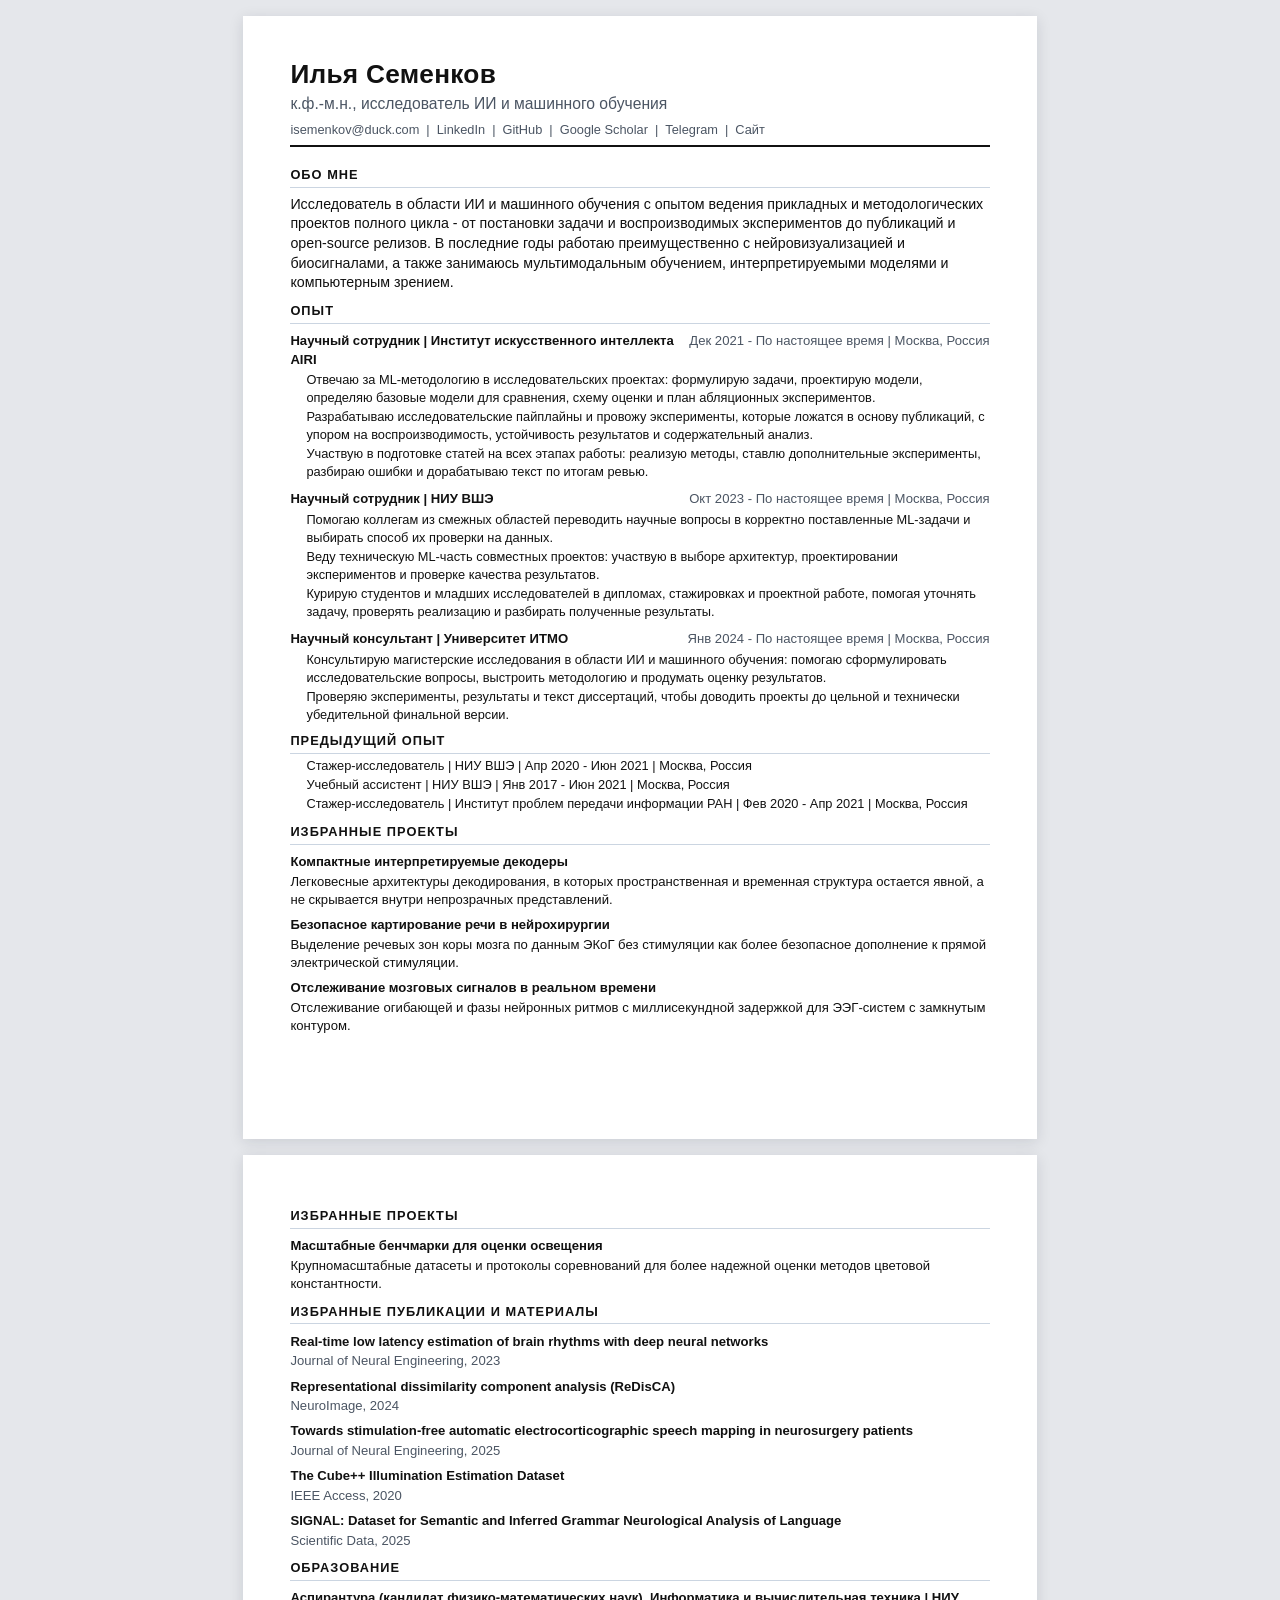
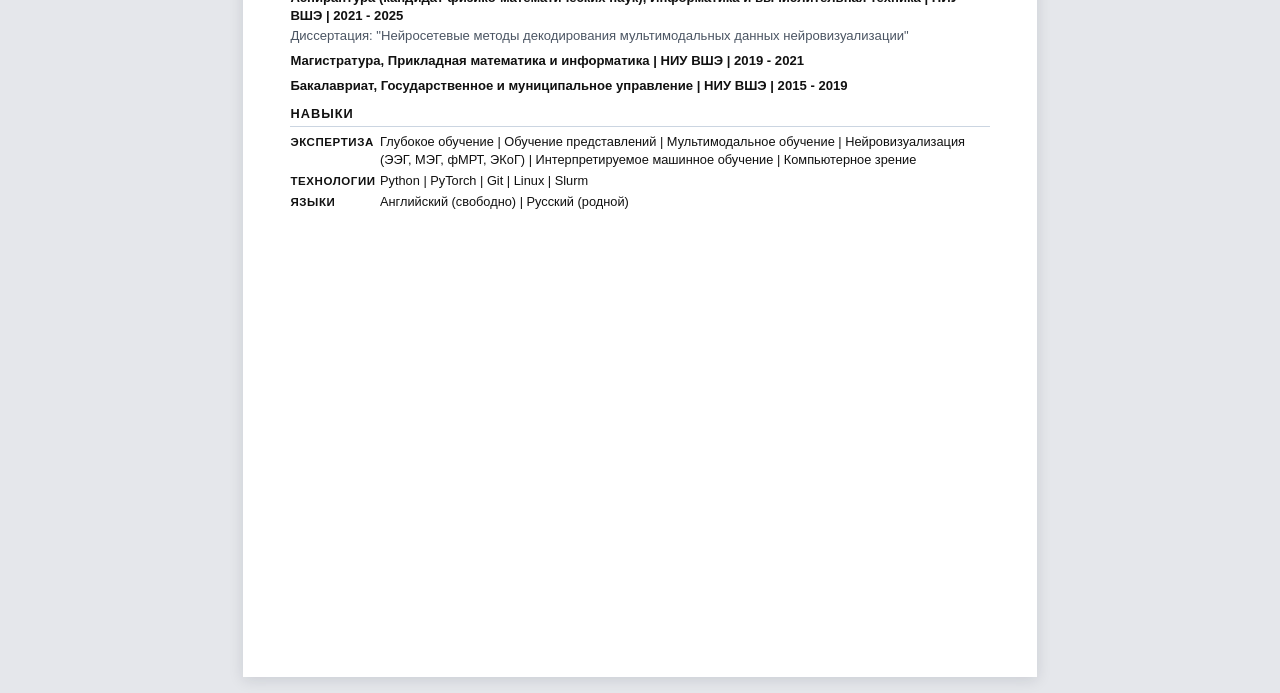
<file: ru/resume/index.html>
<!DOCTYPE html><html lang="ru" data-astro-cid-ruvg6z4q> <head><meta charset="utf-8"><meta name="viewport" content="width=device-width,initial-scale=1"><title>Илья Семенков - Резюме</title><meta name="description" content="Резюме для рекрутеров: ключевой опыт, проекты, публикации и образование."><link rel="stylesheet" href="/_astro/cv.Db3l95e8.css">
<link rel="stylesheet" href="/_astro/resume.CUb5GSi6.css"></head> <body data-astro-cid-ruvg6z4q> <main class="resume-root" data-astro-cid-ruvg6z4q> <section class="resume-page" data-astro-cid-ruvg6z4q> <header class="resume-header" data-astro-cid-ruvg6z4q> <h1 data-astro-cid-ruvg6z4q>Илья Семенков</h1> <p class="resume-title" data-astro-cid-ruvg6z4q>к.ф.-м.н., исследователь ИИ и машинного обучения</p> <p class="resume-contacts" data-astro-cid-ruvg6z4q> <a href="mailto:isemenkov@duck.com" data-astro-cid-ruvg6z4q>isemenkov@duck.com</a> <span data-astro-cid-ruvg6z4q>|</span> <a href="https://www.linkedin.com/in/ilia-semenkov-588487223/" target="_blank" rel="noopener noreferrer" data-astro-cid-ruvg6z4q>LinkedIn</a> <span data-astro-cid-ruvg6z4q>|</span> <a href="https://github.com/ivsemenkov" target="_blank" rel="noopener noreferrer" data-astro-cid-ruvg6z4q>GitHub</a> <span data-astro-cid-ruvg6z4q>|</span> <a href="https://scholar.google.com/citations?user=fR4qppEAAAAJ" target="_blank" rel="noopener noreferrer" data-astro-cid-ruvg6z4q>Google Scholar</a>  <span data-astro-cid-ruvg6z4q>|</span> <a href="https://t.me/neuroexmachina" target="_blank" rel="noopener noreferrer" data-astro-cid-ruvg6z4q>Telegram</a>  <span data-astro-cid-ruvg6z4q>|</span> <a href="https://ivsemenkov.github.io" target="_blank" rel="noopener noreferrer" data-astro-cid-ruvg6z4q>Сайт</a> </p> </header> <section class="resume-section" data-astro-cid-ruvg6z4q> <h2 data-astro-cid-ruvg6z4q>Обо мне</h2> <p class="summary" data-astro-cid-ruvg6z4q>Исследователь в области ИИ и машинного обучения с опытом ведения прикладных и методологических проектов полного цикла - от постановки задачи и воспроизводимых экспериментов до публикаций и open-source релизов. В последние годы работаю преимущественно с нейровизуализацией и биосигналами, а также занимаюсь мультимодальным обучением, интерпретируемыми моделями и компьютерным зрением.</p> </section> <section class="resume-section" data-astro-cid-ruvg6z4q> <h2 data-astro-cid-ruvg6z4q>Опыт</h2> <div class="entry-list" data-astro-cid-ruvg6z4q> <article class="entry" data-astro-cid-ruvg6z4q> <div class="entry-head" data-astro-cid-ruvg6z4q> <p class="entry-title" data-astro-cid-ruvg6z4q>Научный сотрудник | Институт искусственного интеллекта AIRI</p> <p class="entry-meta" data-astro-cid-ruvg6z4q> Дек 2021 - По настоящее время  | Москва, Россия </p> </div> <ul data-astro-cid-ruvg6z4q> <li data-astro-cid-ruvg6z4q>Отвечаю за ML-методологию в исследовательских проектах: формулирую задачи, проектирую модели, определяю базовые модели для сравнения, схему оценки и план абляционных экспериментов.</li><li data-astro-cid-ruvg6z4q>Разрабатываю исследовательские пайплайны и провожу эксперименты, которые ложатся в основу публикаций, с упором на воспроизводимость, устойчивость результатов и содержательный анализ.</li><li data-astro-cid-ruvg6z4q>Участвую в подготовке статей на всех этапах работы: реализую методы, ставлю дополнительные эксперименты, разбираю ошибки и дорабатываю текст по итогам ревью.</li> </ul> </article><article class="entry" data-astro-cid-ruvg6z4q> <div class="entry-head" data-astro-cid-ruvg6z4q> <p class="entry-title" data-astro-cid-ruvg6z4q>Научный сотрудник | НИУ ВШЭ</p> <p class="entry-meta" data-astro-cid-ruvg6z4q> Окт 2023 - По настоящее время  | Москва, Россия </p> </div> <ul data-astro-cid-ruvg6z4q> <li data-astro-cid-ruvg6z4q>Помогаю коллегам из смежных областей переводить научные вопросы в корректно поставленные ML-задачи и выбирать способ их проверки на данных.</li><li data-astro-cid-ruvg6z4q>Веду техническую ML-часть совместных проектов: участвую в выборе архитектур, проектировании экспериментов и проверке качества результатов.</li><li data-astro-cid-ruvg6z4q>Курирую студентов и младших исследователей в дипломах, стажировках и проектной работе, помогая уточнять задачу, проверять реализацию и разбирать полученные результаты.</li> </ul> </article><article class="entry" data-astro-cid-ruvg6z4q> <div class="entry-head" data-astro-cid-ruvg6z4q> <p class="entry-title" data-astro-cid-ruvg6z4q>Научный консультант | Университет ИТМО</p> <p class="entry-meta" data-astro-cid-ruvg6z4q> Янв 2024 - По настоящее время  | Москва, Россия </p> </div> <ul data-astro-cid-ruvg6z4q> <li data-astro-cid-ruvg6z4q>Консультирую магистерские исследования в области ИИ и машинного обучения: помогаю сформулировать исследовательские вопросы, выстроить методологию и продумать оценку результатов.</li><li data-astro-cid-ruvg6z4q>Проверяю эксперименты, результаты и текст диссертаций, чтобы доводить проекты до цельной и технически убедительной финальной версии.</li> </ul> </article> </div> <div class="career-mini" data-astro-cid-ruvg6z4q> <h3 class="resume-subhead" data-astro-cid-ruvg6z4q>Предыдущий опыт</h3> <ul class="career-mini-list" data-astro-cid-ruvg6z4q> <li data-astro-cid-ruvg6z4q> Стажер-исследователь | НИУ ВШЭ | Апр 2020 - Июн 2021  | Москва, Россия </li><li data-astro-cid-ruvg6z4q> Учебный ассистент | НИУ ВШЭ | Янв 2017 - Июн 2021  | Москва, Россия </li><li data-astro-cid-ruvg6z4q> Стажер-исследователь | Институт проблем передачи информации РАН | Фев 2020 - Апр 2021  | Москва, Россия </li> </ul> </div> </section> <section class="resume-section" data-astro-cid-ruvg6z4q> <h2 data-astro-cid-ruvg6z4q>Избранные проекты</h2> <div class="entry-list compact" data-astro-cid-ruvg6z4q> <article class="entry project-entry" id="project-brain-stimulus-alignment-compact-interpretable" data-astro-cid-ruvg6z4q> <div class="entry-head" data-astro-cid-ruvg6z4q> <p class="entry-title" data-astro-cid-ruvg6z4q>Компактные интерпретируемые декодеры</p> </div> <p data-astro-cid-ruvg6z4q>Легковесные архитектуры декодирования, в которых пространственная и временная структура остается явной, а не скрывается внутри непрозрачных представлений.</p> </article><article class="entry project-entry" id="project-ecog-speech-mapping" data-astro-cid-ruvg6z4q> <div class="entry-head" data-astro-cid-ruvg6z4q> <p class="entry-title" data-astro-cid-ruvg6z4q>Безопасное картирование речи в нейрохирургии</p> </div> <p data-astro-cid-ruvg6z4q>Выделение речевых зон коры мозга по данным ЭКоГ без стимуляции как более безопасное дополнение к прямой электрической стимуляции.</p> </article><article class="entry project-entry" id="project-real-time-neural-filtering-low-latency" data-astro-cid-ruvg6z4q> <div class="entry-head" data-astro-cid-ruvg6z4q> <p class="entry-title" data-astro-cid-ruvg6z4q>Отслеживание мозговых сигналов в реальном времени</p> </div> <p data-astro-cid-ruvg6z4q>Отслеживание огибающей и фазы нейронных ритмов с миллисекундной задержкой для ЭЭГ-систем с замкнутым контуром.</p> </article> </div> </section> </section> <section class="resume-page page-break" data-astro-cid-ruvg6z4q> <section class="resume-section" data-astro-cid-ruvg6z4q> <h2 data-astro-cid-ruvg6z4q>Избранные проекты</h2> <div class="entry-list compact" data-astro-cid-ruvg6z4q> <article class="entry project-entry" id="project-illumination-estimation-datasets-benchmarks" data-astro-cid-ruvg6z4q> <div class="entry-head" data-astro-cid-ruvg6z4q> <p class="entry-title" data-astro-cid-ruvg6z4q>Масштабные бенчмарки для оценки освещения</p> </div> <p data-astro-cid-ruvg6z4q>Крупномасштабные датасеты и протоколы соревнований для более надежной оценки методов цветовой константности.</p> </article> </div> </section> <section class="resume-section" data-astro-cid-ruvg6z4q> <h2 data-astro-cid-ruvg6z4q>Избранные публикации и материалы</h2> <div class="entry-list compact" data-astro-cid-ruvg6z4q> <article class="entry" data-astro-cid-ruvg6z4q> <p class="entry-title" data-astro-cid-ruvg6z4q>Real-time low latency estimation of brain rhythms with deep neural networks</p> <p class="output-meta" data-astro-cid-ruvg6z4q>Journal of Neural Engineering, 2023</p>  </article><article class="entry" data-astro-cid-ruvg6z4q> <p class="entry-title" data-astro-cid-ruvg6z4q>Representational dissimilarity component analysis (ReDisCA)</p> <p class="output-meta" data-astro-cid-ruvg6z4q>NeuroImage, 2024</p>  </article><article class="entry" data-astro-cid-ruvg6z4q> <p class="entry-title" data-astro-cid-ruvg6z4q>Towards stimulation-free automatic electrocorticographic speech mapping in neurosurgery patients</p> <p class="output-meta" data-astro-cid-ruvg6z4q>Journal of Neural Engineering, 2025</p>  </article><article class="entry" data-astro-cid-ruvg6z4q> <p class="entry-title" data-astro-cid-ruvg6z4q>The Cube++ Illumination Estimation Dataset</p> <p class="output-meta" data-astro-cid-ruvg6z4q>IEEE Access, 2020</p>  </article><article class="entry" data-astro-cid-ruvg6z4q> <p class="entry-title" data-astro-cid-ruvg6z4q>SIGNAL: Dataset for Semantic and Inferred Grammar Neurological Analysis of Language</p> <p class="output-meta" data-astro-cid-ruvg6z4q>Scientific Data, 2025</p>  </article> </div> </section> <section class="resume-section" data-astro-cid-ruvg6z4q> <h2 data-astro-cid-ruvg6z4q>Образование</h2> <div class="entry-list compact" data-astro-cid-ruvg6z4q> <article class="entry" data-astro-cid-ruvg6z4q> <p class="entry-title" data-astro-cid-ruvg6z4q>Аспирантура (кандидат физико-математических наук), Информатика и вычислительная техника | НИУ ВШЭ | 2021 - 2025</p> <p class="output-meta" data-astro-cid-ruvg6z4q> Диссертация:  &quot;Нейросетевые методы декодирования мультимодальных данных нейровизуализации&quot; </p> </article><article class="entry" data-astro-cid-ruvg6z4q> <p class="entry-title" data-astro-cid-ruvg6z4q>Магистратура, Прикладная математика и информатика | НИУ ВШЭ | 2019 - 2021</p>  </article><article class="entry" data-astro-cid-ruvg6z4q> <p class="entry-title" data-astro-cid-ruvg6z4q>Бакалавриат, Государственное и муниципальное управление | НИУ ВШЭ | 2015 - 2019</p>  </article> </div> </section> <section class="resume-section" data-astro-cid-ruvg6z4q> <h2 data-astro-cid-ruvg6z4q>Навыки</h2> <div class="skills-grid" data-astro-cid-ruvg6z4q>  <p class="skills-label" data-astro-cid-ruvg6z4q>Экспертиза</p> <p class="skills-items" data-astro-cid-ruvg6z4q>Глубокое обучение | Обучение представлений | Мультимодальное обучение | Нейровизуализация (ЭЭГ, МЭГ, фМРТ, ЭКоГ) | Интерпретируемое машинное обучение | Компьютерное зрение</p>   <p class="skills-label" data-astro-cid-ruvg6z4q>Технологии</p> <p class="skills-items" data-astro-cid-ruvg6z4q>Python | PyTorch | Git | Linux | Slurm</p>   <p class="skills-label" data-astro-cid-ruvg6z4q>Языки</p> <p class="skills-items" data-astro-cid-ruvg6z4q>Английский (свободно) | Русский (родной)</p>  </div> </section> </section> </main> </body></html>
</file>
<file: _astro/cv.Db3l95e8.css>
*,:before,:after{--tw-border-spacing-x: 0;--tw-border-spacing-y: 0;--tw-translate-x: 0;--tw-translate-y: 0;--tw-rotate: 0;--tw-skew-x: 0;--tw-skew-y: 0;--tw-scale-x: 1;--tw-scale-y: 1;--tw-pan-x: ;--tw-pan-y: ;--tw-pinch-zoom: ;--tw-scroll-snap-strictness: proximity;--tw-gradient-from-position: ;--tw-gradient-via-position: ;--tw-gradient-to-position: ;--tw-ordinal: ;--tw-slashed-zero: ;--tw-numeric-figure: ;--tw-numeric-spacing: ;--tw-numeric-fraction: ;--tw-ring-inset: ;--tw-ring-offset-width: 0px;--tw-ring-offset-color: #fff;--tw-ring-color: rgb(59 130 246 / .5);--tw-ring-offset-shadow: 0 0 #0000;--tw-ring-shadow: 0 0 #0000;--tw-shadow: 0 0 #0000;--tw-shadow-colored: 0 0 #0000;--tw-blur: ;--tw-brightness: ;--tw-contrast: ;--tw-grayscale: ;--tw-hue-rotate: ;--tw-invert: ;--tw-saturate: ;--tw-sepia: ;--tw-drop-shadow: ;--tw-backdrop-blur: ;--tw-backdrop-brightness: ;--tw-backdrop-contrast: ;--tw-backdrop-grayscale: ;--tw-backdrop-hue-rotate: ;--tw-backdrop-invert: ;--tw-backdrop-opacity: ;--tw-backdrop-saturate: ;--tw-backdrop-sepia: ;--tw-contain-size: ;--tw-contain-layout: ;--tw-contain-paint: ;--tw-contain-style: }::backdrop{--tw-border-spacing-x: 0;--tw-border-spacing-y: 0;--tw-translate-x: 0;--tw-translate-y: 0;--tw-rotate: 0;--tw-skew-x: 0;--tw-skew-y: 0;--tw-scale-x: 1;--tw-scale-y: 1;--tw-pan-x: ;--tw-pan-y: ;--tw-pinch-zoom: ;--tw-scroll-snap-strictness: proximity;--tw-gradient-from-position: ;--tw-gradient-via-position: ;--tw-gradient-to-position: ;--tw-ordinal: ;--tw-slashed-zero: ;--tw-numeric-figure: ;--tw-numeric-spacing: ;--tw-numeric-fraction: ;--tw-ring-inset: ;--tw-ring-offset-width: 0px;--tw-ring-offset-color: #fff;--tw-ring-color: rgb(59 130 246 / .5);--tw-ring-offset-shadow: 0 0 #0000;--tw-ring-shadow: 0 0 #0000;--tw-shadow: 0 0 #0000;--tw-shadow-colored: 0 0 #0000;--tw-blur: ;--tw-brightness: ;--tw-contrast: ;--tw-grayscale: ;--tw-hue-rotate: ;--tw-invert: ;--tw-saturate: ;--tw-sepia: ;--tw-drop-shadow: ;--tw-backdrop-blur: ;--tw-backdrop-brightness: ;--tw-backdrop-contrast: ;--tw-backdrop-grayscale: ;--tw-backdrop-hue-rotate: ;--tw-backdrop-invert: ;--tw-backdrop-opacity: ;--tw-backdrop-saturate: ;--tw-backdrop-sepia: ;--tw-contain-size: ;--tw-contain-layout: ;--tw-contain-paint: ;--tw-contain-style: }*,:before,:after{box-sizing:border-box;border-width:0;border-style:solid;border-color:#e5e7eb}:before,:after{--tw-content: ""}html,:host{line-height:1.5;-webkit-text-size-adjust:100%;-moz-tab-size:4;-o-tab-size:4;tab-size:4;font-family:ui-sans-serif,system-ui,sans-serif,"Apple Color Emoji","Segoe UI Emoji",Segoe UI Symbol,"Noto Color Emoji";font-feature-settings:normal;font-variation-settings:normal;-webkit-tap-highlight-color:transparent}body{margin:0;line-height:inherit}hr{height:0;color:inherit;border-top-width:1px}abbr:where([title]){-webkit-text-decoration:underline dotted;text-decoration:underline dotted}h1,h2,h3,h4,h5,h6{font-size:inherit;font-weight:inherit}a{color:inherit;text-decoration:inherit}b,strong{font-weight:bolder}code,kbd,samp,pre{font-family:ui-monospace,SFMono-Regular,Menlo,Monaco,Consolas,Liberation Mono,Courier New,monospace;font-feature-settings:normal;font-variation-settings:normal;font-size:1em}small{font-size:80%}sub,sup{font-size:75%;line-height:0;position:relative;vertical-align:baseline}sub{bottom:-.25em}sup{top:-.5em}table{text-indent:0;border-color:inherit;border-collapse:collapse}button,input,optgroup,select,textarea{font-family:inherit;font-feature-settings:inherit;font-variation-settings:inherit;font-size:100%;font-weight:inherit;line-height:inherit;letter-spacing:inherit;color:inherit;margin:0;padding:0}button,select{text-transform:none}button,input:where([type=button]),input:where([type=reset]),input:where([type=submit]){-webkit-appearance:button;background-color:transparent;background-image:none}:-moz-focusring{outline:auto}:-moz-ui-invalid{box-shadow:none}progress{vertical-align:baseline}::-webkit-inner-spin-button,::-webkit-outer-spin-button{height:auto}[type=search]{-webkit-appearance:textfield;outline-offset:-2px}::-webkit-search-decoration{-webkit-appearance:none}::-webkit-file-upload-button{-webkit-appearance:button;font:inherit}summary{display:list-item}blockquote,dl,dd,h1,h2,h3,h4,h5,h6,hr,figure,p,pre{margin:0}fieldset{margin:0;padding:0}legend{padding:0}ol,ul,menu{list-style:none;margin:0;padding:0}dialog{padding:0}textarea{resize:vertical}input::-moz-placeholder,textarea::-moz-placeholder{opacity:1;color:#9ca3af}input::placeholder,textarea::placeholder{opacity:1;color:#9ca3af}button,[role=button]{cursor:pointer}:disabled{cursor:default}img,svg,video,canvas,audio,iframe,embed,object{display:block;vertical-align:middle}img,video{max-width:100%;height:auto}[hidden]:where(:not([hidden=until-found])){display:none}:root,[data-theme]{background-color:var(--fallback-b1,oklch(var(--b1)/1));color:var(--fallback-bc,oklch(var(--bc)/1))}@supports not (color: oklch(0% 0 0)){:root{color-scheme:light;--fallback-p: #491eff;--fallback-pc: #d4dbff;--fallback-s: #ff41c7;--fallback-sc: #fff9fc;--fallback-a: #00cfbd;--fallback-ac: #00100d;--fallback-n: #2b3440;--fallback-nc: #d7dde4;--fallback-b1: #ffffff;--fallback-b2: #e5e6e6;--fallback-b3: #e5e6e6;--fallback-bc: #1f2937;--fallback-in: #00b3f0;--fallback-inc: #000000;--fallback-su: #00ca92;--fallback-suc: #000000;--fallback-wa: #ffc22d;--fallback-wac: #000000;--fallback-er: #ff6f70;--fallback-erc: #000000}@media (prefers-color-scheme: dark){:root{color-scheme:dark;--fallback-p: #7582ff;--fallback-pc: #050617;--fallback-s: #ff71cf;--fallback-sc: #190211;--fallback-a: #00c7b5;--fallback-ac: #000e0c;--fallback-n: #2a323c;--fallback-nc: #a6adbb;--fallback-b1: #1d232a;--fallback-b2: #191e24;--fallback-b3: #15191e;--fallback-bc: #a6adbb;--fallback-in: #00b3f0;--fallback-inc: #000000;--fallback-su: #00ca92;--fallback-suc: #000000;--fallback-wa: #ffc22d;--fallback-wac: #000000;--fallback-er: #ff6f70;--fallback-erc: #000000}}}html{-webkit-tap-highlight-color:transparent}*{scrollbar-color:color-mix(in oklch,currentColor 35%,transparent) transparent}*:hover{scrollbar-color:color-mix(in oklch,currentColor 60%,transparent) transparent}:root{color-scheme:light;--in: 72.06% .191 231.6;--su: 64.8% .15 160;--wa: 84.71% .199 83.87;--er: 71.76% .221 22.18;--pc: 89.824% .06192 275.75;--ac: 15.352% .0368 183.61;--inc: 0% 0 0;--suc: 0% 0 0;--wac: 0% 0 0;--erc: 0% 0 0;--rounded-box: 1rem;--rounded-btn: .5rem;--rounded-badge: 1.9rem;--animation-btn: .25s;--animation-input: .2s;--btn-focus-scale: .95;--border-btn: 1px;--tab-border: 1px;--tab-radius: .5rem;--p: 49.12% .3096 275.75;--s: 69.71% .329 342.55;--sc: 98.71% .0106 342.55;--a: 76.76% .184 183.61;--n: 32.1785% .02476 255.701624;--nc: 89.4994% .011585 252.096176;--b1: 100% 0 0;--b2: 96.1151% 0 0;--b3: 92.4169% .00108 197.137559;--bc: 27.8078% .029596 256.847952}@media (prefers-color-scheme: dark){:root{color-scheme:dark;--in: 72.06% .191 231.6;--su: 64.8% .15 160;--wa: 84.71% .199 83.87;--er: 71.76% .221 22.18;--pc: 13.138% .0392 275.75;--sc: 14.96% .052 342.55;--ac: 14.902% .0334 183.61;--inc: 0% 0 0;--suc: 0% 0 0;--wac: 0% 0 0;--erc: 0% 0 0;--rounded-box: 1rem;--rounded-btn: .5rem;--rounded-badge: 1.9rem;--animation-btn: .25s;--animation-input: .2s;--btn-focus-scale: .95;--border-btn: 1px;--tab-border: 1px;--tab-radius: .5rem;--p: 65.69% .196 275.75;--s: 74.8% .26 342.55;--a: 74.51% .167 183.61;--n: 31.3815% .021108 254.139175;--nc: 74.6477% .0216 264.435964;--b1: 25.3267% .015896 252.417568;--b2: 23.2607% .013807 253.100675;--b3: 21.1484% .01165 254.087939;--bc: 74.6477% .0216 264.435964}}[data-theme=light]{color-scheme:light;--in: 72.06% .191 231.6;--su: 64.8% .15 160;--wa: 84.71% .199 83.87;--er: 71.76% .221 22.18;--pc: 89.824% .06192 275.75;--ac: 15.352% .0368 183.61;--inc: 0% 0 0;--suc: 0% 0 0;--wac: 0% 0 0;--erc: 0% 0 0;--rounded-box: 1rem;--rounded-btn: .5rem;--rounded-badge: 1.9rem;--animation-btn: .25s;--animation-input: .2s;--btn-focus-scale: .95;--border-btn: 1px;--tab-border: 1px;--tab-radius: .5rem;--p: 49.12% .3096 275.75;--s: 69.71% .329 342.55;--sc: 98.71% .0106 342.55;--a: 76.76% .184 183.61;--n: 32.1785% .02476 255.701624;--nc: 89.4994% .011585 252.096176;--b1: 100% 0 0;--b2: 96.1151% 0 0;--b3: 92.4169% .00108 197.137559;--bc: 27.8078% .029596 256.847952}[data-theme=dark]{color-scheme:dark;--in: 72.06% .191 231.6;--su: 64.8% .15 160;--wa: 84.71% .199 83.87;--er: 71.76% .221 22.18;--pc: 13.138% .0392 275.75;--sc: 14.96% .052 342.55;--ac: 14.902% .0334 183.61;--inc: 0% 0 0;--suc: 0% 0 0;--wac: 0% 0 0;--erc: 0% 0 0;--rounded-box: 1rem;--rounded-btn: .5rem;--rounded-badge: 1.9rem;--animation-btn: .25s;--animation-input: .2s;--btn-focus-scale: .95;--border-btn: 1px;--tab-border: 1px;--tab-radius: .5rem;--p: 65.69% .196 275.75;--s: 74.8% .26 342.55;--a: 74.51% .167 183.61;--n: 31.3815% .021108 254.139175;--nc: 74.6477% .0216 264.435964;--b1: 25.3267% .015896 252.417568;--b2: 23.2607% .013807 253.100675;--b3: 21.1484% .01165 254.087939;--bc: 74.6477% .0216 264.435964}[data-theme=cupcake]{color-scheme:light;--in: 72.06% .191 231.6;--su: 64.8% .15 160;--wa: 84.71% .199 83.87;--er: 71.76% .221 22.18;--pc: 15.2344% .017892 200.026556;--sc: 15.787% .020249 356.29965;--ac: 15.8762% .029206 78.618794;--nc: 84.7148% .013247 313.189598;--inc: 0% 0 0;--suc: 0% 0 0;--wac: 0% 0 0;--erc: 0% 0 0;--rounded-box: 1rem;--rounded-badge: 1.9rem;--animation-btn: .25s;--animation-input: .2s;--btn-focus-scale: .95;--border-btn: 1px;--p: 76.172% .089459 200.026556;--s: 78.9351% .101246 356.29965;--a: 79.3811% .146032 78.618794;--n: 23.5742% .066235 313.189598;--b1: 97.7882% .00418 56.375637;--b2: 93.9822% .007638 61.449292;--b3: 91.5861% .006811 53.440502;--bc: 23.5742% .066235 313.189598;--rounded-btn: 1.9rem;--tab-border: 2px;--tab-radius: .7rem}[data-theme=bumblebee]{color-scheme:light;--b2: 93% 0 0;--b3: 86% 0 0;--in: 72.06% .191 231.6;--su: 64.8% .15 160;--wa: 84.71% .199 83.87;--er: 71.76% .221 22.18;--bc: 20% 0 0;--ac: 16.254% .0314 56.52;--nc: 82.55% .015 281.99;--inc: 0% 0 0;--suc: 0% 0 0;--wac: 0% 0 0;--erc: 0% 0 0;--rounded-box: 1rem;--rounded-btn: .5rem;--rounded-badge: 1.9rem;--animation-btn: .25s;--animation-input: .2s;--btn-focus-scale: .95;--border-btn: 1px;--tab-border: 1px;--tab-radius: .5rem;--p: 89.51% .2132 96.61;--pc: 38.92% .046 96.61;--s: 80.39% .194 70.76;--sc: 39.38% .068 70.76;--a: 81.27% .157 56.52;--n: 12.75% .075 281.99;--b1: 100% 0 0}[data-theme=emerald]{color-scheme:light;--b2: 93% 0 0;--b3: 86% 0 0;--in: 72.06% .191 231.6;--su: 64.8% .15 160;--wa: 84.71% .199 83.87;--er: 71.76% .221 22.18;--inc: 0% 0 0;--suc: 0% 0 0;--wac: 0% 0 0;--erc: 0% 0 0;--rounded-box: 1rem;--rounded-btn: .5rem;--rounded-badge: 1.9rem;--border-btn: 1px;--tab-border: 1px;--tab-radius: .5rem;--p: 76.6626% .135433 153.450024;--pc: 33.3872% .040618 162.240129;--s: 61.3028% .202368 261.294233;--sc: 100% 0 0;--a: 72.7725% .149783 33.200363;--ac: 0% 0 0;--n: 35.5192% .032071 262.988584;--nc: 98.4625% .001706 247.838921;--b1: 100% 0 0;--bc: 35.5192% .032071 262.988584;--animation-btn: 0;--animation-input: 0;--btn-focus-scale: 1}[data-theme=corporate]{color-scheme:light;--b2: 93% 0 0;--b3: 86% 0 0;--in: 72.06% .191 231.6;--su: 64.8% .15 160;--wa: 84.71% .199 83.87;--er: 71.76% .221 22.18;--pc: 12.078% .0456 269.1;--sc: 13.0739% .010951 256.688055;--ac: 15.3934% .022799 163.57888;--inc: 0% 0 0;--suc: 0% 0 0;--wac: 0% 0 0;--erc: 0% 0 0;--border-btn: 1px;--tab-border: 1px;--p: 60.39% .228 269.1;--s: 65.3694% .054756 256.688055;--a: 76.9669% .113994 163.57888;--n: 22.3899% .031305 278.07229;--nc: 95.8796% .008588 247.915135;--b1: 100% 0 0;--bc: 22.3899% .031305 278.07229;--rounded-box: .25rem;--rounded-btn: .125rem;--rounded-badge: .125rem;--tab-radius: .25rem;--animation-btn: 0;--animation-input: 0;--btn-focus-scale: 1}[data-theme=synthwave]{color-scheme:dark;--b2: 20.2941% .076211 287.835609;--b3: 18.7665% .070475 287.835609;--pc: 14.4421% .031903 342.009383;--sc: 15.6543% .02362 227.382405;--ac: 17.608% .0412 93.72;--rounded-box: 1rem;--rounded-btn: .5rem;--rounded-badge: 1.9rem;--animation-btn: .25s;--animation-input: .2s;--btn-focus-scale: .95;--border-btn: 1px;--tab-border: 1px;--tab-radius: .5rem;--p: 72.2105% .159514 342.009383;--s: 78.2714% .118101 227.382405;--a: 88.04% .206 93.72;--n: 25.5554% .103537 286.507967;--nc: 97.9365% .00819 301.358346;--b1: 21.8216% .081948 287.835609;--bc: 97.9365% .00819 301.358346;--in: 76.5197% .12273 231.831603;--inc: 23.5017% .096418 290.329844;--su: 86.0572% .115038 178.624677;--suc: 23.5017% .096418 290.329844;--wa: 85.531% .122117 93.722227;--wac: 23.5017% .096418 290.329844;--er: 73.7005% .121339 32.639257;--erc: 23.5017% .096418 290.329844}[data-theme=retro]{color-scheme:light;--inc: 90.923% .043042 262.880917;--suc: 12.541% .033982 149.213788;--wac: 13.3168% .031484 58.31834;--erc: 13.144% .0398 27.33;--animation-btn: .25s;--animation-input: .2s;--btn-focus-scale: .95;--border-btn: 1px;--tab-border: 1px;--p: 76.8664% .104092 22.664655;--pc: 26.5104% .006243 .522862;--s: 80.7415% .052534 159.094608;--sc: 26.5104% .006243 .522862;--a: 70.3919% .125455 52.953428;--ac: 26.5104% .006243 .522862;--n: 28.4181% .009519 355.534017;--nc: 92.5604% .025113 89.217311;--b1: 91.6374% .034554 90.51575;--b2: 88.2722% .049418 91.774344;--b3: 84.133% .065952 90.856665;--bc: 26.5104% .006243 .522862;--in: 54.615% .215208 262.880917;--su: 62.7052% .169912 149.213788;--wa: 66.584% .157422 58.31834;--er: 65.72% .199 27.33;--rounded-box: .4rem;--rounded-btn: .4rem;--rounded-badge: .4rem;--tab-radius: .4rem}[data-theme=cyberpunk]{color-scheme:light;--b2: 87.8943% .16647 104.32;--b3: 81.2786% .15394 104.32;--in: 72.06% .191 231.6;--su: 64.8% .15 160;--wa: 84.71% .199 83.87;--er: 71.76% .221 22.18;--bc: 18.902% .0358 104.32;--pc: 14.844% .0418 6.35;--sc: 16.666% .0368 204.72;--ac: 14.372% .04352 310.43;--inc: 0% 0 0;--suc: 0% 0 0;--wac: 0% 0 0;--erc: 0% 0 0;--animation-btn: .25s;--animation-input: .2s;--btn-focus-scale: .95;--border-btn: 1px;--tab-border: 1px;font-family:ui-monospace,SFMono-Regular,Menlo,Monaco,Consolas,Liberation Mono,Courier New,monospace;--p: 74.22% .209 6.35;--s: 83.33% .184 204.72;--a: 71.86% .2176 310.43;--n: 23.04% .065 269.31;--nc: 94.51% .179 104.32;--b1: 94.51% .179 104.32;--rounded-box: 0;--rounded-btn: 0;--rounded-badge: 0;--tab-radius: 0}[data-theme=valentine]{color-scheme:light;--b2: 88.0567% .024834 337.06289;--b3: 81.4288% .022964 337.06289;--pc: 13.7239% .030755 15.066527;--sc: 14.3942% .029258 293.189609;--ac: 14.2537% .014961 197.828857;--inc: 90.923% .043042 262.880917;--suc: 12.541% .033982 149.213788;--wac: 13.3168% .031484 58.31834;--erc: 14.614% .0414 27.33;--rounded-box: 1rem;--rounded-badge: 1.9rem;--animation-btn: .25s;--animation-input: .2s;--btn-focus-scale: .95;--border-btn: 1px;--tab-border: 1px;--p: 68.6197% .153774 15.066527;--s: 71.971% .14629 293.189609;--a: 71.2685% .074804 197.828857;--n: 54.6053% .143342 358.004839;--nc: 90.2701% .037202 336.955191;--b1: 94.6846% .026703 337.06289;--bc: 37.3085% .081131 4.606426;--in: 54.615% .215208 262.880917;--su: 62.7052% .169912 149.213788;--wa: 66.584% .157422 58.31834;--er: 73.07% .207 27.33;--rounded-btn: 1.9rem;--tab-radius: .7rem}[data-theme=halloween]{color-scheme:dark;--b2: 23.0416% 0 0;--b3: 21.3072% 0 0;--bc: 84.9552% 0 0;--sc: 89.196% .0496 305.03;--nc: 84.8742% .009322 65.681484;--inc: 90.923% .043042 262.880917;--suc: 12.541% .033982 149.213788;--wac: 13.3168% .031484 58.31834;--erc: 13.144% .0398 27.33;--rounded-box: 1rem;--rounded-btn: .5rem;--rounded-badge: 1.9rem;--animation-btn: .25s;--animation-input: .2s;--btn-focus-scale: .95;--border-btn: 1px;--tab-border: 1px;--tab-radius: .5rem;--p: 77.48% .204 60.62;--pc: 19.6935% .004671 196.779412;--s: 45.98% .248 305.03;--a: 64.8% .223 136.073479;--ac: 0% 0 0;--n: 24.371% .046608 65.681484;--b1: 24.7759% 0 0;--in: 54.615% .215208 262.880917;--su: 62.7052% .169912 149.213788;--wa: 66.584% .157422 58.31834;--er: 65.72% .199 27.33}[data-theme=garden]{color-scheme:light;--b2: 86.4453% .002011 17.197414;--b3: 79.9386% .00186 17.197414;--in: 72.06% .191 231.6;--su: 64.8% .15 160;--wa: 84.71% .199 83.87;--er: 71.76% .221 22.18;--sc: 89.699% .022197 355.095988;--ac: 11.2547% .010859 154.390187;--inc: 0% 0 0;--suc: 0% 0 0;--wac: 0% 0 0;--erc: 0% 0 0;--rounded-box: 1rem;--rounded-btn: .5rem;--rounded-badge: 1.9rem;--animation-btn: .25s;--animation-input: .2s;--btn-focus-scale: .95;--border-btn: 1px;--tab-border: 1px;--tab-radius: .5rem;--p: 62.45% .278 3.83636;--pc: 100% 0 0;--s: 48.4952% .110985 355.095988;--a: 56.2735% .054297 154.390187;--n: 24.1559% .049362 89.070594;--nc: 92.9519% .002163 17.197414;--b1: 92.9519% .002163 17.197414;--bc: 16.9617% .001664 17.32068}[data-theme=forest]{color-scheme:dark;--b2: 17.522% .007709 17.911578;--b3: 16.2032% .007129 17.911578;--in: 72.06% .191 231.6;--su: 64.8% .15 160;--wa: 84.71% .199 83.87;--er: 71.76% .221 22.18;--bc: 83.7682% .001658 17.911578;--sc: 13.9553% .027077 168.327128;--ac: 14.1257% .02389 185.713193;--nc: 86.1397% .007806 171.364646;--inc: 0% 0 0;--suc: 0% 0 0;--wac: 0% 0 0;--erc: 0% 0 0;--rounded-box: 1rem;--rounded-badge: 1.9rem;--animation-btn: .25s;--animation-input: .2s;--btn-focus-scale: .95;--border-btn: 1px;--tab-border: 1px;--tab-radius: .5rem;--p: 68.6283% .185567 148.958922;--pc: 0% 0 0;--s: 69.7764% .135385 168.327128;--a: 70.6285% .119451 185.713193;--n: 30.6985% .039032 171.364646;--b1: 18.8409% .00829 17.911578;--rounded-btn: 1.9rem}[data-theme=aqua]{color-scheme:dark;--b2: 45.3464% .118611 261.181672;--b3: 41.9333% .109683 261.181672;--bc: 89.7519% .025508 261.181672;--sc: 12.1365% .02175 309.782946;--ac: 18.6854% .020445 94.555431;--nc: 12.2124% .023402 243.760661;--inc: 90.923% .043042 262.880917;--suc: 12.541% .033982 149.213788;--wac: 13.3168% .031484 58.31834;--erc: 14.79% .038 27.33;--rounded-box: 1rem;--rounded-btn: .5rem;--rounded-badge: 1.9rem;--animation-btn: .25s;--animation-input: .2s;--btn-focus-scale: .95;--border-btn: 1px;--tab-border: 1px;--tab-radius: .5rem;--p: 85.6617% .14498 198.6458;--pc: 40.1249% .068266 197.603872;--s: 60.6827% .108752 309.782946;--a: 93.4269% .102225 94.555431;--n: 61.0622% .117009 243.760661;--b1: 48.7596% .127539 261.181672;--in: 54.615% .215208 262.880917;--su: 62.7052% .169912 149.213788;--wa: 66.584% .157422 58.31834;--er: 73.95% .19 27.33}[data-theme=lofi]{color-scheme:light;--inc: 15.908% .0206 205.9;--suc: 18.026% .0306 164.14;--wac: 17.674% .027 79.94;--erc: 15.732% .03 28.47;--border-btn: 1px;--tab-border: 1px;--p: 15.9066% 0 0;--pc: 100% 0 0;--s: 21.455% .001566 17.278957;--sc: 100% 0 0;--a: 26.8618% 0 0;--ac: 100% 0 0;--n: 0% 0 0;--nc: 100% 0 0;--b1: 100% 0 0;--b2: 96.1151% 0 0;--b3: 92.268% .001082 17.17934;--bc: 0% 0 0;--in: 79.54% .103 205.9;--su: 90.13% .153 164.14;--wa: 88.37% .135 79.94;--er: 78.66% .15 28.47;--rounded-box: .25rem;--rounded-btn: .125rem;--rounded-badge: .125rem;--tab-radius: .125rem;--animation-btn: 0;--animation-input: 0;--btn-focus-scale: 1}[data-theme=pastel]{color-scheme:light;--in: 72.06% .191 231.6;--su: 64.8% .15 160;--wa: 84.71% .199 83.87;--er: 71.76% .221 22.18;--bc: 20% 0 0;--pc: 16.6166% .006979 316.8737;--sc: 17.6153% .009839 8.688364;--ac: 17.8419% .012056 170.923263;--nc: 14.2681% .014702 228.183906;--inc: 0% 0 0;--suc: 0% 0 0;--wac: 0% 0 0;--erc: 0% 0 0;--rounded-box: 1rem;--rounded-badge: 1.9rem;--animation-btn: .25s;--animation-input: .2s;--btn-focus-scale: .95;--border-btn: 1px;--tab-border: 1px;--p: 83.0828% .034896 316.8737;--s: 88.0763% .049197 8.688364;--a: 89.2096% .06028 170.923263;--n: 71.3406% .07351 228.183906;--b1: 100% 0 0;--b2: 98.4625% .001706 247.838921;--b3: 87.1681% .009339 258.338227;--rounded-btn: 1.9rem;--tab-radius: .7rem}[data-theme=fantasy]{color-scheme:light;--b2: 93% 0 0;--b3: 86% 0 0;--in: 72.06% .191 231.6;--su: 64.8% .15 160;--wa: 84.71% .199 83.87;--er: 71.76% .221 22.18;--pc: 87.49% .0378 325.02;--sc: 90.784% .0324 241.36;--ac: 15.196% .0408 56.72;--nc: 85.5616% .005919 256.847952;--inc: 0% 0 0;--suc: 0% 0 0;--wac: 0% 0 0;--erc: 0% 0 0;--rounded-box: 1rem;--rounded-btn: .5rem;--rounded-badge: 1.9rem;--animation-btn: .25s;--animation-input: .2s;--btn-focus-scale: .95;--border-btn: 1px;--tab-border: 1px;--tab-radius: .5rem;--p: 37.45% .189 325.02;--s: 53.92% .162 241.36;--a: 75.98% .204 56.72;--n: 27.8078% .029596 256.847952;--b1: 100% 0 0;--bc: 27.8078% .029596 256.847952}[data-theme=wireframe]{color-scheme:light;--bc: 20% 0 0;--pc: 15.6521% 0 0;--sc: 15.6521% 0 0;--ac: 15.6521% 0 0;--nc: 18.8014% 0 0;--inc: 89.0403% .062643 264.052021;--suc: 90.395% .035372 142.495339;--wac: 14.1626% .019994 108.702381;--erc: 12.5591% .051537 29.233885;--animation-btn: .25s;--animation-input: .2s;--btn-focus-scale: .95;--border-btn: 1px;--tab-border: 1px;font-family:Chalkboard,comic sans ms,"sans-serif";--p: 78.2604% 0 0;--s: 78.2604% 0 0;--a: 78.2604% 0 0;--n: 94.007% 0 0;--b1: 100% 0 0;--b2: 94.9119% 0 0;--b3: 89.7547% 0 0;--in: 45.2014% .313214 264.052021;--su: 51.9752% .176858 142.495339;--wa: 70.8131% .099969 108.702381;--er: 62.7955% .257683 29.233885;--rounded-box: .2rem;--rounded-btn: .2rem;--rounded-badge: .2rem;--tab-radius: .2rem}[data-theme=black]{color-scheme:dark;--pc: 86.736% 0 0;--sc: 86.736% 0 0;--ac: 86.736% 0 0;--nc: 86.736% 0 0;--inc: 89.0403% .062643 264.052021;--suc: 90.395% .035372 142.495339;--wac: 19.3597% .042201 109.769232;--erc: 12.5591% .051537 29.233885;--border-btn: 1px;--tab-border: 1px;--p: 33.6799% 0 0;--s: 33.6799% 0 0;--a: 33.6799% 0 0;--b1: 0% 0 0;--b2: 19.1251% 0 0;--b3: 26.8618% 0 0;--bc: 87.6096% 0 0;--n: 33.6799% 0 0;--in: 45.2014% .313214 264.052021;--su: 51.9752% .176858 142.495339;--wa: 96.7983% .211006 109.769232;--er: 62.7955% .257683 29.233885;--rounded-box: 0;--rounded-btn: 0;--rounded-badge: 0;--animation-btn: 0;--animation-input: 0;--btn-focus-scale: 1;--tab-radius: 0}[data-theme=luxury]{color-scheme:dark;--pc: 20% 0 0;--sc: 85.5163% .012821 261.069149;--ac: 87.3349% .010348 338.82597;--inc: 15.8122% .024356 237.133883;--suc: 15.6239% .038579 132.154381;--wac: 17.2255% .027305 102.89115;--erc: 14.3506% .035271 22.568916;--rounded-box: 1rem;--rounded-btn: .5rem;--rounded-badge: 1.9rem;--animation-btn: .25s;--animation-input: .2s;--btn-focus-scale: .95;--border-btn: 1px;--tab-border: 1px;--tab-radius: .5rem;--p: 100% 0 0;--s: 27.5815% .064106 261.069149;--a: 36.6744% .051741 338.82597;--n: 24.27% .057015 59.825019;--nc: 93.2033% .089631 90.861683;--b1: 14.0765% .004386 285.822869;--b2: 20.2191% .004211 308.22937;--b3: 29.8961% .003818 308.318612;--bc: 75.6879% .123666 76.890484;--in: 79.0612% .121778 237.133883;--su: 78.1197% .192894 132.154381;--wa: 86.1274% .136524 102.89115;--er: 71.7531% .176357 22.568916}[data-theme=dracula]{color-scheme:dark;--b2: 26.8053% .020556 277.508664;--b3: 24.7877% .019009 277.508664;--pc: 15.0922% .036614 346.812432;--sc: 14.8405% .029709 301.883095;--ac: 16.6785% .024826 66.558491;--nc: 87.8891% .006515 275.524078;--inc: 17.6526% .018676 212.846491;--suc: 17.4199% .043903 148.024881;--wac: 19.1068% .026849 112.757109;--erc: 13.6441% .041266 24.430965;--rounded-box: 1rem;--rounded-btn: .5rem;--rounded-badge: 1.9rem;--animation-btn: .25s;--animation-input: .2s;--btn-focus-scale: .95;--border-btn: 1px;--tab-border: 1px;--tab-radius: .5rem;--p: 75.4611% .18307 346.812432;--s: 74.2023% .148546 301.883095;--a: 83.3927% .124132 66.558491;--n: 39.4456% .032576 275.524078;--b1: 28.8229% .022103 277.508664;--bc: 97.7477% .007913 106.545019;--in: 88.263% .09338 212.846491;--su: 87.0995% .219516 148.024881;--wa: 95.5338% .134246 112.757109;--er: 68.2204% .206328 24.430965}[data-theme=cmyk]{color-scheme:light;--b2: 93% 0 0;--b3: 86% 0 0;--bc: 20% 0 0;--pc: 14.3544% .02666 239.443325;--sc: 12.8953% .040552 359.339283;--ac: 18.8458% .037948 105.306968;--nc: 84.3557% 0 0;--inc: 13.6952% .0189 217.284104;--suc: 89.3898% .032505 321.406278;--wac: 14.2473% .031969 52.023412;--erc: 12.4027% .041677 28.717543;--rounded-box: 1rem;--rounded-btn: .5rem;--rounded-badge: 1.9rem;--animation-btn: .25s;--animation-input: .2s;--btn-focus-scale: .95;--border-btn: 1px;--tab-border: 1px;--tab-radius: .5rem;--p: 71.7722% .133298 239.443325;--s: 64.4766% .202758 359.339283;--a: 94.2289% .189741 105.306968;--n: 21.7787% 0 0;--b1: 100% 0 0;--in: 68.4759% .094499 217.284104;--su: 46.949% .162524 321.406278;--wa: 71.2364% .159843 52.023412;--er: 62.0133% .208385 28.717543}[data-theme=autumn]{color-scheme:light;--b2: 89.1077% 0 0;--b3: 82.4006% 0 0;--bc: 19.1629% 0 0;--pc: 88.1446% .032232 17.530175;--sc: 12.3353% .033821 23.865865;--ac: 14.6851% .018999 60.729616;--nc: 90.8734% .007475 51.902819;--inc: 13.8449% .019596 207.284192;--suc: 12.199% .016032 174.616213;--wac: 14.0163% .032982 56.844303;--erc: 90.614% .0482 24.16;--rounded-box: 1rem;--rounded-btn: .5rem;--rounded-badge: 1.9rem;--animation-btn: .25s;--animation-input: .2s;--btn-focus-scale: .95;--border-btn: 1px;--tab-border: 1px;--tab-radius: .5rem;--p: 40.7232% .16116 17.530175;--s: 61.6763% .169105 23.865865;--a: 73.4253% .094994 60.729616;--n: 54.3672% .037374 51.902819;--b1: 95.8147% 0 0;--in: 69.2245% .097979 207.284192;--su: 60.9951% .080159 174.616213;--wa: 70.0817% .164909 56.844303;--er: 53.07% .241 24.16}[data-theme=business]{color-scheme:dark;--b2: 22.6487% 0 0;--b3: 20.944% 0 0;--bc: 84.8707% 0 0;--pc: 88.3407% .019811 251.473931;--sc: 12.8185% .005481 229.389418;--ac: 13.4542% .033545 35.791525;--nc: 85.4882% .00265 253.041249;--inc: 12.5233% .028702 240.033697;--suc: 14.0454% .018919 156.59611;--wac: 15.4965% .023141 81.519177;--erc: 90.3221% .029356 29.674507;--animation-btn: .25s;--animation-input: .2s;--btn-focus-scale: .95;--border-btn: 1px;--tab-border: 1px;--tab-radius: .5rem;--p: 41.7036% .099057 251.473931;--s: 64.0924% .027405 229.389418;--a: 67.271% .167726 35.791525;--n: 27.441% .01325 253.041249;--b1: 24.3535% 0 0;--in: 62.6163% .143511 240.033697;--su: 70.2268% .094594 156.59611;--wa: 77.4824% .115704 81.519177;--er: 51.6105% .14678 29.674507;--rounded-box: .25rem;--rounded-btn: .125rem;--rounded-badge: .125rem}[data-theme=acid]{color-scheme:light;--b2: 91.6146% 0 0;--b3: 84.7189% 0 0;--bc: 19.7021% 0 0;--pc: 14.38% .0714 330.759573;--sc: 14.674% .0448 48.250878;--ac: 18.556% .0528 122.962951;--nc: 84.262% .0256 278.68;--inc: 12.144% .0454 252.05;--suc: 17.144% .0532 158.53;--wac: 18.202% .0424 100.5;--erc: 12.968% .0586 29.349188;--animation-btn: .25s;--animation-input: .2s;--btn-focus-scale: .95;--border-btn: 1px;--tab-border: 1px;--p: 71.9% .357 330.759573;--s: 73.37% .224 48.250878;--a: 92.78% .264 122.962951;--n: 21.31% .128 278.68;--b1: 98.5104% 0 0;--in: 60.72% .227 252.05;--su: 85.72% .266 158.53;--wa: 91.01% .212 100.5;--er: 64.84% .293 29.349188;--rounded-box: 1.25rem;--rounded-btn: 1rem;--rounded-badge: 1rem;--tab-radius: .7rem}[data-theme=lemonade]{color-scheme:light;--b2: 91.8003% .0186 123.72;--b3: 84.8906% .0172 123.72;--bc: 19.742% .004 123.72;--pc: 11.784% .0398 134.6;--sc: 15.55% .0392 111.09;--ac: 17.078% .0402 100.73;--nc: 86.196% .015 108.6;--inc: 17.238% .0094 224.14;--suc: 17.238% .0094 157.85;--wac: 17.238% .0094 102.15;--erc: 17.238% .0094 25.85;--rounded-box: 1rem;--rounded-btn: .5rem;--rounded-badge: 1.9rem;--animation-btn: .25s;--animation-input: .2s;--btn-focus-scale: .95;--border-btn: 1px;--tab-border: 1px;--tab-radius: .5rem;--p: 58.92% .199 134.6;--s: 77.75% .196 111.09;--a: 85.39% .201 100.73;--n: 30.98% .075 108.6;--b1: 98.71% .02 123.72;--in: 86.19% .047 224.14;--su: 86.19% .047 157.85;--wa: 86.19% .047 102.15;--er: 86.19% .047 25.85}[data-theme=night]{color-scheme:dark;--b2: 19.3144% .037037 265.754874;--b3: 17.8606% .034249 265.754874;--bc: 84.1536% .007965 265.754874;--pc: 15.0703% .027798 232.66148;--sc: 13.6023% .031661 276.934902;--ac: 14.4721% .035244 350.048739;--nc: 85.5899% .00737 260.030984;--suc: 15.6904% .026506 181.911977;--wac: 16.6486% .027912 82.95003;--erc: 14.3572% .034051 13.11834;--rounded-box: 1rem;--rounded-btn: .5rem;--rounded-badge: 1.9rem;--animation-btn: .25s;--animation-input: .2s;--btn-focus-scale: .95;--border-btn: 1px;--tab-border: 1px;--tab-radius: .5rem;--p: 75.3513% .138989 232.66148;--s: 68.0113% .158303 276.934902;--a: 72.3603% .176218 350.048739;--n: 27.9495% .036848 260.030984;--b1: 20.7682% .039824 265.754874;--in: 68.4553% .148062 237.25135;--inc: 0% 0 0;--su: 78.452% .132529 181.911977;--wa: 83.2428% .139558 82.95003;--er: 71.7858% .170255 13.11834}[data-theme=coffee]{color-scheme:dark;--b2: 20.1585% .021457 329.708637;--b3: 18.6412% .019842 329.708637;--pc: 14.3993% .024765 62.756393;--sc: 86.893% .00597 199.19444;--ac: 88.5243% .014881 224.389184;--nc: 83.3022% .003149 326.261446;--inc: 15.898% .012774 184.558367;--suc: 14.9445% .014491 131.116276;--wac: 17.6301% .028162 87.722413;--erc: 15.4637% .025644 31.871922;--rounded-box: 1rem;--rounded-btn: .5rem;--rounded-badge: 1.9rem;--animation-btn: .25s;--animation-input: .2s;--btn-focus-scale: .95;--border-btn: 1px;--tab-border: 1px;--tab-radius: .5rem;--p: 71.9967% .123825 62.756393;--s: 34.465% .029849 199.19444;--a: 42.6213% .074405 224.389184;--n: 16.5109% .015743 326.261446;--b1: 21.6758% .023072 329.708637;--bc: 72.3547% .092794 79.129387;--in: 79.4902% .063869 184.558367;--su: 74.7224% .072456 131.116276;--wa: 88.1503% .140812 87.722413;--er: 77.3187% .12822 31.871922}[data-theme=winter]{color-scheme:light;--pc: 91.372% .051 257.57;--sc: 88.5103% .03222 282.339433;--ac: 11.988% .038303 335.171434;--nc: 83.9233% .012704 257.651965;--inc: 17.6255% .017178 214.515264;--suc: 16.0988% .015404 197.823719;--wac: 17.8345% .009167 71.47031;--erc: 14.6185% .022037 20.076293;--rounded-box: 1rem;--rounded-btn: .5rem;--rounded-badge: 1.9rem;--animation-btn: .25s;--animation-input: .2s;--btn-focus-scale: .95;--border-btn: 1px;--tab-border: 1px;--tab-radius: .5rem;--p: 56.86% .255 257.57;--s: 42.5516% .161098 282.339433;--a: 59.9398% .191515 335.171434;--n: 19.6166% .063518 257.651965;--b1: 100% 0 0;--b2: 97.4663% .011947 259.822565;--b3: 93.2686% .016223 262.751375;--bc: 41.8869% .053885 255.824911;--in: 88.1275% .085888 214.515264;--su: 80.4941% .077019 197.823719;--wa: 89.1725% .045833 71.47031;--er: 73.0926% .110185 20.076293}[data-theme=dim]{color-scheme:dark;--pc: 17.2267% .028331 139.549991;--sc: 14.6752% .033181 35.353059;--ac: 14.8459% .026728 311.37924;--inc: 17.2157% .028409 206.182959;--suc: 17.2343% .028437 166.534048;--wac: 17.2327% .028447 94.818679;--erc: 16.4838% .019914 33.756357;--rounded-box: 1rem;--rounded-btn: .5rem;--rounded-badge: 1.9rem;--animation-btn: .25s;--animation-input: .2s;--btn-focus-scale: .95;--border-btn: 1px;--tab-border: 1px;--tab-radius: .5rem;--p: 86.1335% .141656 139.549991;--s: 73.3759% .165904 35.353059;--a: 74.2296% .133641 311.37924;--n: 24.7311% .020483 264.094728;--nc: 82.9011% .031335 222.959324;--b1: 30.8577% .023243 264.149498;--b2: 28.0368% .01983 264.182074;--b3: 26.3469% .018403 262.177739;--bc: 82.9011% .031335 222.959324;--in: 86.0785% .142046 206.182959;--su: 86.1717% .142187 166.534048;--wa: 86.1634% .142236 94.818679;--er: 82.4189% .09957 33.756357}[data-theme=nord]{color-scheme:light;--pc: 11.8872% .015449 254.027774;--sc: 13.9303% .011822 248.687186;--ac: 15.4929% .01245 217.469017;--inc: 13.8414% .012499 332.664922;--suc: 15.3654% .01498 131.063061;--wac: 17.0972% .017847 84.093335;--erc: 12.122% .024119 15.341883;--animation-btn: .25s;--animation-input: .2s;--btn-focus-scale: .95;--border-btn: 1px;--tab-border: 1px;--p: 59.4359% .077246 254.027774;--s: 69.6516% .059108 248.687186;--a: 77.4643% .062249 217.469017;--n: 45.229% .035214 264.1312;--nc: 89.9258% .016374 262.749256;--b1: 95.1276% .007445 260.731539;--b2: 93.2996% .010389 261.788485;--b3: 89.9258% .016374 262.749256;--bc: 32.4374% .022945 264.182036;--in: 69.2072% .062496 332.664922;--su: 76.827% .074899 131.063061;--wa: 85.4862% .089234 84.093335;--er: 60.61% .120594 15.341883;--rounded-box: .4rem;--rounded-btn: .2rem;--rounded-badge: .4rem;--tab-radius: .2rem}[data-theme=sunset]{color-scheme:dark;--pc: 14.9408% .031656 39.94703;--sc: 14.5075% .035531 2.72034;--ac: 14.2589% .033336 299.844533;--inc: 17.1119% .017054 206.015183;--suc: 17.1122% .017172 144.77874;--wac: 17.1139% .016961 74.427797;--erc: 17.1023% .015778 16.886379;--animation-btn: .25s;--animation-input: .2s;--btn-focus-scale: .95;--border-btn: 1px;--tab-border: 1px;--p: 74.7039% .158278 39.94703;--s: 72.5375% .177654 2.72034;--a: 71.2947% .166678 299.844533;--n: 26% .019 237.69;--nc: 70% .019 237.69;--b1: 22% .019 237.69;--b2: 20% .019 237.69;--b3: 18% .019 237.69;--bc: 77.3835% .043586 245.096534;--in: 85.5596% .085271 206.015183;--su: 85.5609% .08586 144.77874;--wa: 85.5695% .084806 74.427797;--er: 85.5116% .07889 16.886379;--rounded-box: 1.2rem;--rounded-btn: .8rem;--rounded-badge: .4rem;--tab-radius: .7rem}.prose{color:var(--tw-prose-body);max-width:65ch}.prose :where(p):not(:where([class~=not-prose],[class~=not-prose] *)){margin-top:1.25em;margin-bottom:1.25em}.prose :where([class~=lead]):not(:where([class~=not-prose],[class~=not-prose] *)){color:var(--tw-prose-lead);font-size:1.25em;line-height:1.6;margin-top:1.2em;margin-bottom:1.2em}.prose :where(a):not(:where([class~=not-prose],[class~=not-prose] *)){color:var(--tw-prose-links);text-decoration:underline;font-weight:500}.prose :where(strong):not(:where([class~=not-prose],[class~=not-prose] *)){color:var(--tw-prose-bold);font-weight:600}.prose :where(a strong):not(:where([class~=not-prose],[class~=not-prose] *)){color:inherit}.prose :where(blockquote strong):not(:where([class~=not-prose],[class~=not-prose] *)){color:inherit}.prose :where(thead th strong):not(:where([class~=not-prose],[class~=not-prose] *)){color:inherit}.prose :where(ol):not(:where([class~=not-prose],[class~=not-prose] *)){list-style-type:decimal;margin-top:1.25em;margin-bottom:1.25em;padding-inline-start:1.625em}.prose :where(ol[type=A]):not(:where([class~=not-prose],[class~=not-prose] *)){list-style-type:upper-alpha}.prose :where(ol[type=a]):not(:where([class~=not-prose],[class~=not-prose] *)){list-style-type:lower-alpha}.prose :where(ol[type=A s]):not(:where([class~=not-prose],[class~=not-prose] *)){list-style-type:upper-alpha}.prose :where(ol[type=a s]):not(:where([class~=not-prose],[class~=not-prose] *)){list-style-type:lower-alpha}.prose :where(ol[type=I]):not(:where([class~=not-prose],[class~=not-prose] *)){list-style-type:upper-roman}.prose :where(ol[type=i]):not(:where([class~=not-prose],[class~=not-prose] *)){list-style-type:lower-roman}.prose :where(ol[type=I s]):not(:where([class~=not-prose],[class~=not-prose] *)){list-style-type:upper-roman}.prose :where(ol[type=i s]):not(:where([class~=not-prose],[class~=not-prose] *)){list-style-type:lower-roman}.prose :where(ol[type="1"]):not(:where([class~=not-prose],[class~=not-prose] *)){list-style-type:decimal}.prose :where(ul):not(:where([class~=not-prose],[class~=not-prose] *)){list-style-type:disc;margin-top:1.25em;margin-bottom:1.25em;padding-inline-start:1.625em}.prose :where(ol>li):not(:where([class~=not-prose],[class~=not-prose] *))::marker{font-weight:400;color:var(--tw-prose-counters)}.prose :where(ul>li):not(:where([class~=not-prose],[class~=not-prose] *))::marker{color:var(--tw-prose-bullets)}.prose :where(dt):not(:where([class~=not-prose],[class~=not-prose] *)){color:var(--tw-prose-headings);font-weight:600;margin-top:1.25em}.prose :where(hr):not(:where([class~=not-prose],[class~=not-prose] *)){border-color:var(--tw-prose-hr);border-top-width:1px;margin-top:3em;margin-bottom:3em}.prose :where(blockquote):not(:where([class~=not-prose],[class~=not-prose] *)){font-weight:500;font-style:italic;color:var(--tw-prose-quotes);border-inline-start-width:.25rem;border-inline-start-color:var(--tw-prose-quote-borders);quotes:"“""”""‘""’";margin-top:1.6em;margin-bottom:1.6em;padding-inline-start:1em}.prose :where(blockquote p:first-of-type):not(:where([class~=not-prose],[class~=not-prose] *)):before{content:open-quote}.prose :where(blockquote p:last-of-type):not(:where([class~=not-prose],[class~=not-prose] *)):after{content:close-quote}.prose :where(h1):not(:where([class~=not-prose],[class~=not-prose] *)){color:var(--tw-prose-headings);font-weight:800;font-size:2.25em;margin-top:0;margin-bottom:.8888889em;line-height:1.1111111}.prose :where(h1 strong):not(:where([class~=not-prose],[class~=not-prose] *)){font-weight:900;color:inherit}.prose :where(h2):not(:where([class~=not-prose],[class~=not-prose] *)){color:var(--tw-prose-headings);font-weight:700;font-size:1.5em;margin-top:2em;margin-bottom:1em;line-height:1.3333333}.prose :where(h2 strong):not(:where([class~=not-prose],[class~=not-prose] *)){font-weight:800;color:inherit}.prose :where(h3):not(:where([class~=not-prose],[class~=not-prose] *)){color:var(--tw-prose-headings);font-weight:600;font-size:1.25em;margin-top:1.6em;margin-bottom:.6em;line-height:1.6}.prose :where(h3 strong):not(:where([class~=not-prose],[class~=not-prose] *)){font-weight:700;color:inherit}.prose :where(h4):not(:where([class~=not-prose],[class~=not-prose] *)){color:var(--tw-prose-headings);font-weight:600;margin-top:1.5em;margin-bottom:.5em;line-height:1.5}.prose :where(h4 strong):not(:where([class~=not-prose],[class~=not-prose] *)){font-weight:700;color:inherit}.prose :where(img):not(:where([class~=not-prose],[class~=not-prose] *)){margin-top:2em;margin-bottom:2em}.prose :where(picture):not(:where([class~=not-prose],[class~=not-prose] *)){display:block;margin-top:2em;margin-bottom:2em}.prose :where(video):not(:where([class~=not-prose],[class~=not-prose] *)){margin-top:2em;margin-bottom:2em}.prose :where(kbd):not(:where([class~=not-prose],[class~=not-prose] *)){font-weight:500;font-family:inherit;color:var(--tw-prose-kbd);box-shadow:0 0 0 1px rgb(var(--tw-prose-kbd-shadows) / 10%),0 3px rgb(var(--tw-prose-kbd-shadows) / 10%);font-size:.875em;border-radius:.3125rem;padding-top:.1875em;padding-inline-end:.375em;padding-bottom:.1875em;padding-inline-start:.375em}.prose :where(code):not(:where([class~=not-prose],[class~=not-prose] *)){color:var(--tw-prose-code);font-weight:600;font-size:.875em}.prose :where(code):not(:where([class~=not-prose],[class~=not-prose] *)):before{content:"`"}.prose :where(code):not(:where([class~=not-prose],[class~=not-prose] *)):after{content:"`"}.prose :where(a code):not(:where([class~=not-prose],[class~=not-prose] *)){color:inherit}.prose :where(h1 code):not(:where([class~=not-prose],[class~=not-prose] *)){color:inherit}.prose :where(h2 code):not(:where([class~=not-prose],[class~=not-prose] *)){color:inherit;font-size:.875em}.prose :where(h3 code):not(:where([class~=not-prose],[class~=not-prose] *)){color:inherit;font-size:.9em}.prose :where(h4 code):not(:where([class~=not-prose],[class~=not-prose] *)){color:inherit}.prose :where(blockquote code):not(:where([class~=not-prose],[class~=not-prose] *)){color:inherit}.prose :where(thead th code):not(:where([class~=not-prose],[class~=not-prose] *)){color:inherit}.prose :where(pre):not(:where([class~=not-prose],[class~=not-prose] *)){color:var(--tw-prose-pre-code);background-color:var(--tw-prose-pre-bg);overflow-x:auto;font-weight:400;font-size:.875em;line-height:1.7142857;margin-top:1.7142857em;margin-bottom:1.7142857em;border-radius:.375rem;padding-top:.8571429em;padding-inline-end:1.1428571em;padding-bottom:.8571429em;padding-inline-start:1.1428571em}.prose :where(pre code):not(:where([class~=not-prose],[class~=not-prose] *)){background-color:transparent;border-width:0;border-radius:0;padding:0;font-weight:inherit;color:inherit;font-size:inherit;font-family:inherit;line-height:inherit}.prose :where(pre code):not(:where([class~=not-prose],[class~=not-prose] *)):before{content:none}.prose :where(pre code):not(:where([class~=not-prose],[class~=not-prose] *)):after{content:none}.prose :where(table):not(:where([class~=not-prose],[class~=not-prose] *)){width:100%;table-layout:auto;margin-top:2em;margin-bottom:2em;font-size:.875em;line-height:1.7142857}.prose :where(thead):not(:where([class~=not-prose],[class~=not-prose] *)){border-bottom-width:1px;border-bottom-color:var(--tw-prose-th-borders)}.prose :where(thead th):not(:where([class~=not-prose],[class~=not-prose] *)){color:var(--tw-prose-headings);font-weight:600;vertical-align:bottom;padding-inline-end:.5714286em;padding-bottom:.5714286em;padding-inline-start:.5714286em}.prose :where(tbody tr):not(:where([class~=not-prose],[class~=not-prose] *)){border-bottom-width:1px;border-bottom-color:var(--tw-prose-td-borders)}.prose :where(tbody tr:last-child):not(:where([class~=not-prose],[class~=not-prose] *)){border-bottom-width:0}.prose :where(tbody td):not(:where([class~=not-prose],[class~=not-prose] *)){vertical-align:baseline}.prose :where(tfoot):not(:where([class~=not-prose],[class~=not-prose] *)){border-top-width:1px;border-top-color:var(--tw-prose-th-borders)}.prose :where(tfoot td):not(:where([class~=not-prose],[class~=not-prose] *)){vertical-align:top}.prose :where(th,td):not(:where([class~=not-prose],[class~=not-prose] *)){text-align:start}.prose :where(figure>*):not(:where([class~=not-prose],[class~=not-prose] *)){margin-top:0;margin-bottom:0}.prose :where(figcaption):not(:where([class~=not-prose],[class~=not-prose] *)){color:var(--tw-prose-captions);font-size:.875em;line-height:1.4285714;margin-top:.8571429em}.prose{--tw-prose-body: #374151;--tw-prose-headings: #111827;--tw-prose-lead: #4b5563;--tw-prose-links: #111827;--tw-prose-bold: #111827;--tw-prose-counters: #6b7280;--tw-prose-bullets: #d1d5db;--tw-prose-hr: #e5e7eb;--tw-prose-quotes: #111827;--tw-prose-quote-borders: #e5e7eb;--tw-prose-captions: #6b7280;--tw-prose-kbd: #111827;--tw-prose-kbd-shadows: 17 24 39;--tw-prose-code: #111827;--tw-prose-pre-code: #e5e7eb;--tw-prose-pre-bg: #1f2937;--tw-prose-th-borders: #d1d5db;--tw-prose-td-borders: #e5e7eb;--tw-prose-invert-body: #d1d5db;--tw-prose-invert-headings: #fff;--tw-prose-invert-lead: #9ca3af;--tw-prose-invert-links: #fff;--tw-prose-invert-bold: #fff;--tw-prose-invert-counters: #9ca3af;--tw-prose-invert-bullets: #4b5563;--tw-prose-invert-hr: #374151;--tw-prose-invert-quotes: #f3f4f6;--tw-prose-invert-quote-borders: #374151;--tw-prose-invert-captions: #9ca3af;--tw-prose-invert-kbd: #fff;--tw-prose-invert-kbd-shadows: 255 255 255;--tw-prose-invert-code: #fff;--tw-prose-invert-pre-code: #d1d5db;--tw-prose-invert-pre-bg: rgb(0 0 0 / 50%);--tw-prose-invert-th-borders: #4b5563;--tw-prose-invert-td-borders: #374151;font-size:1rem;line-height:1.75}.prose :where(picture>img):not(:where([class~=not-prose],[class~=not-prose] *)){margin-top:0;margin-bottom:0}.prose :where(li):not(:where([class~=not-prose],[class~=not-prose] *)){margin-top:.5em;margin-bottom:.5em}.prose :where(ol>li):not(:where([class~=not-prose],[class~=not-prose] *)){padding-inline-start:.375em}.prose :where(ul>li):not(:where([class~=not-prose],[class~=not-prose] *)){padding-inline-start:.375em}.prose :where(.prose>ul>li p):not(:where([class~=not-prose],[class~=not-prose] *)){margin-top:.75em;margin-bottom:.75em}.prose :where(.prose>ul>li>p:first-child):not(:where([class~=not-prose],[class~=not-prose] *)){margin-top:1.25em}.prose :where(.prose>ul>li>p:last-child):not(:where([class~=not-prose],[class~=not-prose] *)){margin-bottom:1.25em}.prose :where(.prose>ol>li>p:first-child):not(:where([class~=not-prose],[class~=not-prose] *)){margin-top:1.25em}.prose :where(.prose>ol>li>p:last-child):not(:where([class~=not-prose],[class~=not-prose] *)){margin-bottom:1.25em}.prose :where(ul ul,ul ol,ol ul,ol ol):not(:where([class~=not-prose],[class~=not-prose] *)){margin-top:.75em;margin-bottom:.75em}.prose :where(dl):not(:where([class~=not-prose],[class~=not-prose] *)){margin-top:1.25em;margin-bottom:1.25em}.prose :where(dd):not(:where([class~=not-prose],[class~=not-prose] *)){margin-top:.5em;padding-inline-start:1.625em}.prose :where(hr+*):not(:where([class~=not-prose],[class~=not-prose] *)){margin-top:0}.prose :where(h2+*):not(:where([class~=not-prose],[class~=not-prose] *)){margin-top:0}.prose :where(h3+*):not(:where([class~=not-prose],[class~=not-prose] *)){margin-top:0}.prose :where(h4+*):not(:where([class~=not-prose],[class~=not-prose] *)){margin-top:0}.prose :where(thead th:first-child):not(:where([class~=not-prose],[class~=not-prose] *)){padding-inline-start:0}.prose :where(thead th:last-child):not(:where([class~=not-prose],[class~=not-prose] *)){padding-inline-end:0}.prose :where(tbody td,tfoot td):not(:where([class~=not-prose],[class~=not-prose] *)){padding-top:.5714286em;padding-inline-end:.5714286em;padding-bottom:.5714286em;padding-inline-start:.5714286em}.prose :where(tbody td:first-child,tfoot td:first-child):not(:where([class~=not-prose],[class~=not-prose] *)){padding-inline-start:0}.prose :where(tbody td:last-child,tfoot td:last-child):not(:where([class~=not-prose],[class~=not-prose] *)){padding-inline-end:0}.prose :where(figure):not(:where([class~=not-prose],[class~=not-prose] *)){margin-top:2em;margin-bottom:2em}.prose :where(.prose>:first-child):not(:where([class~=not-prose],[class~=not-prose] *)){margin-top:0}.prose :where(.prose>:last-child):not(:where([class~=not-prose],[class~=not-prose] *)){margin-bottom:0}.badge{display:inline-flex;align-items:center;justify-content:center;transition-property:color,background-color,border-color,text-decoration-color,fill,stroke,opacity,box-shadow,transform,filter,-webkit-backdrop-filter;transition-property:color,background-color,border-color,text-decoration-color,fill,stroke,opacity,box-shadow,transform,filter,backdrop-filter;transition-property:color,background-color,border-color,text-decoration-color,fill,stroke,opacity,box-shadow,transform,filter,backdrop-filter,-webkit-backdrop-filter;transition-timing-function:cubic-bezier(.4,0,.2,1);transition-timing-function:cubic-bezier(0,0,.2,1);transition-duration:.2s;height:1.25rem;font-size:.875rem;line-height:1.25rem;width:-moz-fit-content;width:fit-content;padding-left:.563rem;padding-right:.563rem;border-radius:var(--rounded-badge, 1.9rem);border-width:1px;--tw-border-opacity: 1;border-color:var(--fallback-b2,oklch(var(--b2)/var(--tw-border-opacity)));--tw-bg-opacity: 1;background-color:var(--fallback-b1,oklch(var(--b1)/var(--tw-bg-opacity)));--tw-text-opacity: 1;color:var(--fallback-bc,oklch(var(--bc)/var(--tw-text-opacity)))}@media (hover:hover){.link-hover:hover{text-decoration-line:underline}.label a:hover{--tw-text-opacity: 1;color:var(--fallback-bc,oklch(var(--bc)/var(--tw-text-opacity)))}.menu li>*:not(ul,.menu-title,details,.btn):active,.menu li>*:not(ul,.menu-title,details,.btn).active,.menu li>details>summary:active{--tw-bg-opacity: 1;background-color:var(--fallback-n,oklch(var(--n)/var(--tw-bg-opacity)));--tw-text-opacity: 1;color:var(--fallback-nc,oklch(var(--nc)/var(--tw-text-opacity)))}}.\!btn{display:inline-flex!important;height:3rem!important;min-height:3rem!important;flex-shrink:0!important;cursor:pointer!important;-webkit-user-select:none!important;-moz-user-select:none!important;user-select:none!important;flex-wrap:wrap!important;align-items:center!important;justify-content:center!important;border-radius:var(--rounded-btn, .5rem)!important;border-color:transparent!important;border-color:oklch(var(--btn-color, var(--b2)) / var(--tw-border-opacity))!important;padding-left:1rem!important;padding-right:1rem!important;text-align:center!important;font-size:.875rem!important;line-height:1em!important;gap:.5rem!important;font-weight:600!important;text-decoration-line:none!important;transition-duration:.2s!important;transition-timing-function:cubic-bezier(0,0,.2,1)!important;border-width:var(--border-btn, 1px)!important;transition-property:color,background-color,border-color,opacity,box-shadow,transform!important;--tw-text-opacity: 1 !important;color:var(--fallback-bc,oklch(var(--bc)/var(--tw-text-opacity)))!important;--tw-shadow: 0 1px 2px 0 rgb(0 0 0 / .05) !important;--tw-shadow-colored: 0 1px 2px 0 var(--tw-shadow-color) !important;box-shadow:var(--tw-ring-offset-shadow, 0 0 #0000),var(--tw-ring-shadow, 0 0 #0000),var(--tw-shadow)!important;outline-color:var(--fallback-bc,oklch(var(--bc)/1))!important;background-color:oklch(var(--btn-color, var(--b2)) / var(--tw-bg-opacity))!important;--tw-bg-opacity: 1 !important;--tw-border-opacity: 1 !important}.btn{display:inline-flex;height:3rem;min-height:3rem;flex-shrink:0;cursor:pointer;-webkit-user-select:none;-moz-user-select:none;user-select:none;flex-wrap:wrap;align-items:center;justify-content:center;border-radius:var(--rounded-btn, .5rem);border-color:transparent;border-color:oklch(var(--btn-color, var(--b2)) / var(--tw-border-opacity));padding-left:1rem;padding-right:1rem;text-align:center;font-size:.875rem;line-height:1em;gap:.5rem;font-weight:600;text-decoration-line:none;transition-duration:.2s;transition-timing-function:cubic-bezier(0,0,.2,1);border-width:var(--border-btn, 1px);transition-property:color,background-color,border-color,opacity,box-shadow,transform;--tw-text-opacity: 1;color:var(--fallback-bc,oklch(var(--bc)/var(--tw-text-opacity)));--tw-shadow: 0 1px 2px 0 rgb(0 0 0 / .05);--tw-shadow-colored: 0 1px 2px 0 var(--tw-shadow-color);box-shadow:var(--tw-ring-offset-shadow, 0 0 #0000),var(--tw-ring-shadow, 0 0 #0000),var(--tw-shadow);outline-color:var(--fallback-bc,oklch(var(--bc)/1));background-color:oklch(var(--btn-color, var(--b2)) / var(--tw-bg-opacity));--tw-bg-opacity: 1;--tw-border-opacity: 1}.btn-disabled,.btn[disabled],.btn:disabled{pointer-events:none}.\!btn[disabled],.\!btn:disabled{pointer-events:none!important}.btn-square{height:3rem;width:3rem;padding:0}:where(.btn:is(input[type=checkbox])),:where(.btn:is(input[type=radio])){width:auto;-webkit-appearance:none;-moz-appearance:none;appearance:none}:where(.\!btn:is(input[type=checkbox])),:where(.\!btn:is(input[type=radio])){width:auto!important;-webkit-appearance:none!important;-moz-appearance:none!important;appearance:none!important}.btn:is(input[type=checkbox]):after,.btn:is(input[type=radio]):after{--tw-content: attr(aria-label);content:var(--tw-content)}.\!btn:is(input[type=checkbox]):after,.\!btn:is(input[type=radio]):after{--tw-content: attr(aria-label) !important;content:var(--tw-content)!important}.\!card{position:relative!important;display:flex!important;flex-direction:column!important;border-radius:var(--rounded-box, 1rem)!important}.card{position:relative;display:flex;flex-direction:column;border-radius:var(--rounded-box, 1rem)}.\!card:focus{outline:2px solid transparent!important;outline-offset:2px!important}.card:focus{outline:2px solid transparent;outline-offset:2px}.card-body{display:flex;flex:1 1 auto;flex-direction:column;padding:var(--padding-card, 2rem);gap:.5rem}.card-body :where(p){flex-grow:1}.card-actions{display:flex;flex-wrap:wrap;align-items:flex-start;gap:.5rem}.\!card figure{display:flex!important;align-items:center!important;justify-content:center!important}.card figure{display:flex;align-items:center;justify-content:center}.\!card.image-full{display:grid!important}.card.image-full{display:grid}.\!card.image-full:before{position:relative!important;content:""!important;z-index:10!important;border-radius:var(--rounded-box, 1rem)!important;--tw-bg-opacity: 1 !important;background-color:var(--fallback-n,oklch(var(--n)/var(--tw-bg-opacity)))!important;opacity:.75!important}.card.image-full:before{position:relative;content:"";z-index:10;border-radius:var(--rounded-box, 1rem);--tw-bg-opacity: 1;background-color:var(--fallback-n,oklch(var(--n)/var(--tw-bg-opacity)));opacity:.75}.card.image-full:before,.card.image-full>*{grid-column-start:1;grid-row-start:1}.\!card.image-full:before,.\!card.image-full>*{grid-column-start:1!important;grid-row-start:1!important}.\!card.image-full>figure img{height:100%!important;-o-object-fit:cover!important;object-fit:cover!important}.card.image-full>figure img{height:100%;-o-object-fit:cover;object-fit:cover}.\!card.image-full>.card-body{position:relative!important;z-index:20!important;--tw-text-opacity: 1 !important;color:var(--fallback-nc,oklch(var(--nc)/var(--tw-text-opacity)))!important}.card.image-full>.card-body{position:relative;z-index:20;--tw-text-opacity: 1;color:var(--fallback-nc,oklch(var(--nc)/var(--tw-text-opacity)))}.checkbox{flex-shrink:0;--chkbg: var(--fallback-bc,oklch(var(--bc)/1));--chkfg: var(--fallback-b1,oklch(var(--b1)/1));height:1.5rem;width:1.5rem;cursor:pointer;-webkit-appearance:none;-moz-appearance:none;appearance:none;border-radius:var(--rounded-btn, .5rem);border-width:1px;border-color:var(--fallback-bc,oklch(var(--bc)/var(--tw-border-opacity)));--tw-border-opacity: .2}.drawer{position:relative;display:grid;grid-auto-columns:max-content auto;width:100%}.drawer-content{grid-column-start:2;grid-row-start:1;min-width:0px}.drawer-side{pointer-events:none;position:fixed;inset-inline-start:0px;top:0;grid-column-start:1;grid-row-start:1;display:grid;width:100%;grid-template-columns:repeat(1,minmax(0,1fr));grid-template-rows:repeat(1,minmax(0,1fr));align-items:flex-start;justify-items:start;overflow-x:hidden;overflow-y:hidden;overscroll-behavior:contain;height:100vh;height:100dvh}.drawer-side>.drawer-overlay{position:sticky;top:0;place-self:stretch;cursor:pointer;background-color:transparent;transition-property:color,background-color,border-color,text-decoration-color,fill,stroke;transition-timing-function:cubic-bezier(.4,0,.2,1);transition-timing-function:cubic-bezier(0,0,.2,1);transition-duration:.2s}.drawer-side>*{grid-column-start:1;grid-row-start:1}.drawer-side>*:not(.drawer-overlay){transition-property:transform;transition-timing-function:cubic-bezier(.4,0,.2,1);transition-timing-function:cubic-bezier(0,0,.2,1);transition-duration:.3s;will-change:transform;transform:translate(-100%)}[dir=rtl] .drawer-side>*:not(.drawer-overlay){transform:translate(100%)}.drawer-toggle{position:fixed;height:0px;width:0px;-webkit-appearance:none;-moz-appearance:none;appearance:none;opacity:0}.drawer-toggle:checked~.drawer-side{pointer-events:auto;visibility:visible;overflow-y:auto}.drawer-toggle:checked~.drawer-side>*:not(.drawer-overlay){transform:translate(0)}.drawer-end{grid-auto-columns:auto max-content}.drawer-end>.drawer-toggle~.drawer-content{grid-column-start:1}.drawer-end>.drawer-toggle~.drawer-side{grid-column-start:2;justify-items:end}.drawer-end>.drawer-toggle~.drawer-side>*:not(.drawer-overlay){transform:translate(100%)}[dir=rtl] .drawer-end>.drawer-toggle~.drawer-side>*:not(.drawer-overlay){transform:translate(-100%)}.drawer-end>.drawer-toggle:checked~.drawer-side>*:not(.drawer-overlay){transform:translate(0)}.dropdown{position:relative;display:inline-block}.dropdown>*:not(summary):focus{outline:2px solid transparent;outline-offset:2px}.dropdown .dropdown-content{position:absolute}.dropdown:is(:not(details)) .dropdown-content{visibility:hidden;opacity:0;transform-origin:top;--tw-scale-x: .95;--tw-scale-y: .95;transform:translate(var(--tw-translate-x),var(--tw-translate-y)) rotate(var(--tw-rotate)) skew(var(--tw-skew-x)) skewY(var(--tw-skew-y)) scaleX(var(--tw-scale-x)) scaleY(var(--tw-scale-y));transition-property:color,background-color,border-color,text-decoration-color,fill,stroke,opacity,box-shadow,transform,filter,-webkit-backdrop-filter;transition-property:color,background-color,border-color,text-decoration-color,fill,stroke,opacity,box-shadow,transform,filter,backdrop-filter;transition-property:color,background-color,border-color,text-decoration-color,fill,stroke,opacity,box-shadow,transform,filter,backdrop-filter,-webkit-backdrop-filter;transition-timing-function:cubic-bezier(.4,0,.2,1);transition-timing-function:cubic-bezier(0,0,.2,1);transition-duration:.2s}.dropdown-end .dropdown-content{inset-inline-end:0px}.dropdown-left .dropdown-content{bottom:auto;inset-inline-end:100%;top:0;transform-origin:right}.dropdown-right .dropdown-content{bottom:auto;inset-inline-start:100%;top:0;transform-origin:left}.dropdown-bottom .dropdown-content{bottom:auto;top:100%;transform-origin:top}.dropdown-top .dropdown-content{bottom:100%;top:auto;transform-origin:bottom}.dropdown-end.dropdown-right .dropdown-content,.dropdown-end.dropdown-left .dropdown-content{bottom:0;top:auto}.dropdown.dropdown-open .dropdown-content,.dropdown:not(.dropdown-hover):focus .dropdown-content,.dropdown:focus-within .dropdown-content{visibility:visible;opacity:1}@media (hover: hover){.dropdown.dropdown-hover:hover .dropdown-content{visibility:visible;opacity:1}.btn:hover{--tw-border-opacity: 1;border-color:var(--fallback-b3,oklch(var(--b3)/var(--tw-border-opacity)));--tw-bg-opacity: 1;background-color:var(--fallback-b3,oklch(var(--b3)/var(--tw-bg-opacity)))}@supports (color: color-mix(in oklab,black,black)){.btn:hover{background-color:color-mix(in oklab,oklch(var(--btn-color, var(--b2)) / var(--tw-bg-opacity, 1)) 90%,black);border-color:color-mix(in oklab,oklch(var(--btn-color, var(--b2)) / var(--tw-border-opacity, 1)) 90%,black)}}@supports not (color: oklch(0% 0 0)){.btn:hover{background-color:var(--btn-color, var(--fallback-b2));border-color:var(--btn-color, var(--fallback-b2))}}.\!btn:hover{--tw-border-opacity: 1 !important;border-color:var(--fallback-b3,oklch(var(--b3)/var(--tw-border-opacity)))!important;--tw-bg-opacity: 1 !important;background-color:var(--fallback-b3,oklch(var(--b3)/var(--tw-bg-opacity)))!important}@supports (color: color-mix(in oklab,black,black)){.\!btn:hover{background-color:color-mix(in oklab,oklch(var(--btn-color, var(--b2)) / var(--tw-bg-opacity, 1)) 90%,black)!important;border-color:color-mix(in oklab,oklch(var(--btn-color, var(--b2)) / var(--tw-border-opacity, 1)) 90%,black)!important}}@supports not (color: oklch(0% 0 0)){.\!btn:hover{background-color:var(--btn-color, var(--fallback-b2))!important;border-color:var(--btn-color, var(--fallback-b2))!important}}.\!btn.glass:hover{--glass-opacity: 25% !important;--glass-border-opacity: 15% !important}.btn.glass:hover{--glass-opacity: 25%;--glass-border-opacity: 15%}.btn-ghost:hover{border-color:transparent}@supports (color: oklch(0% 0 0)){.btn-ghost:hover{background-color:var(--fallback-bc,oklch(var(--bc)/.2))}}.btn-link:hover{border-color:transparent;background-color:transparent;text-decoration-line:underline}.btn-outline:hover{--tw-border-opacity: 1;border-color:var(--fallback-bc,oklch(var(--bc)/var(--tw-border-opacity)));--tw-bg-opacity: 1;background-color:var(--fallback-bc,oklch(var(--bc)/var(--tw-bg-opacity)));--tw-text-opacity: 1;color:var(--fallback-b1,oklch(var(--b1)/var(--tw-text-opacity)))}.btn-outline.btn-primary:hover{--tw-text-opacity: 1;color:var(--fallback-pc,oklch(var(--pc)/var(--tw-text-opacity)))}@supports (color: color-mix(in oklab,black,black)){.btn-outline.btn-primary:hover{background-color:color-mix(in oklab,var(--fallback-p,oklch(var(--p)/1)) 90%,black);border-color:color-mix(in oklab,var(--fallback-p,oklch(var(--p)/1)) 90%,black)}}.btn-outline.btn-secondary:hover{--tw-text-opacity: 1;color:var(--fallback-sc,oklch(var(--sc)/var(--tw-text-opacity)))}@supports (color: color-mix(in oklab,black,black)){.btn-outline.btn-secondary:hover{background-color:color-mix(in oklab,var(--fallback-s,oklch(var(--s)/1)) 90%,black);border-color:color-mix(in oklab,var(--fallback-s,oklch(var(--s)/1)) 90%,black)}}.btn-outline.btn-accent:hover{--tw-text-opacity: 1;color:var(--fallback-ac,oklch(var(--ac)/var(--tw-text-opacity)))}@supports (color: color-mix(in oklab,black,black)){.btn-outline.btn-accent:hover{background-color:color-mix(in oklab,var(--fallback-a,oklch(var(--a)/1)) 90%,black);border-color:color-mix(in oklab,var(--fallback-a,oklch(var(--a)/1)) 90%,black)}}.btn-outline.btn-success:hover{--tw-text-opacity: 1;color:var(--fallback-suc,oklch(var(--suc)/var(--tw-text-opacity)))}@supports (color: color-mix(in oklab,black,black)){.btn-outline.btn-success:hover{background-color:color-mix(in oklab,var(--fallback-su,oklch(var(--su)/1)) 90%,black);border-color:color-mix(in oklab,var(--fallback-su,oklch(var(--su)/1)) 90%,black)}}.btn-outline.btn-info:hover{--tw-text-opacity: 1;color:var(--fallback-inc,oklch(var(--inc)/var(--tw-text-opacity)))}@supports (color: color-mix(in oklab,black,black)){.btn-outline.btn-info:hover{background-color:color-mix(in oklab,var(--fallback-in,oklch(var(--in)/1)) 90%,black);border-color:color-mix(in oklab,var(--fallback-in,oklch(var(--in)/1)) 90%,black)}}.btn-outline.btn-warning:hover{--tw-text-opacity: 1;color:var(--fallback-wac,oklch(var(--wac)/var(--tw-text-opacity)))}@supports (color: color-mix(in oklab,black,black)){.btn-outline.btn-warning:hover{background-color:color-mix(in oklab,var(--fallback-wa,oklch(var(--wa)/1)) 90%,black);border-color:color-mix(in oklab,var(--fallback-wa,oklch(var(--wa)/1)) 90%,black)}}.btn-outline.btn-error:hover{--tw-text-opacity: 1;color:var(--fallback-erc,oklch(var(--erc)/var(--tw-text-opacity)))}@supports (color: color-mix(in oklab,black,black)){.btn-outline.btn-error:hover{background-color:color-mix(in oklab,var(--fallback-er,oklch(var(--er)/1)) 90%,black);border-color:color-mix(in oklab,var(--fallback-er,oklch(var(--er)/1)) 90%,black)}}.btn-disabled:hover,.btn[disabled]:hover,.btn:disabled:hover{--tw-border-opacity: 0;background-color:var(--fallback-n,oklch(var(--n)/var(--tw-bg-opacity)));--tw-bg-opacity: .2;color:var(--fallback-bc,oklch(var(--bc)/var(--tw-text-opacity)));--tw-text-opacity: .2}.\!btn[disabled]:hover,.\!btn:disabled:hover{--tw-border-opacity: 0 !important;background-color:var(--fallback-n,oklch(var(--n)/var(--tw-bg-opacity)))!important;--tw-bg-opacity: .2 !important;color:var(--fallback-bc,oklch(var(--bc)/var(--tw-text-opacity)))!important;--tw-text-opacity: .2 !important}@supports (color: color-mix(in oklab,black,black)){.btn:is(input[type=checkbox]:checked):hover,.btn:is(input[type=radio]:checked):hover{background-color:color-mix(in oklab,var(--fallback-p,oklch(var(--p)/1)) 90%,black);border-color:color-mix(in oklab,var(--fallback-p,oklch(var(--p)/1)) 90%,black)}.\!btn:is(input[type=checkbox]:checked):hover,.\!btn:is(input[type=radio]:checked):hover{background-color:color-mix(in oklab,var(--fallback-p,oklch(var(--p)/1)) 90%,black)!important;border-color:color-mix(in oklab,var(--fallback-p,oklch(var(--p)/1)) 90%,black)!important}}.dropdown.dropdown-hover:hover .dropdown-content{--tw-scale-x: 1;--tw-scale-y: 1;transform:translate(var(--tw-translate-x),var(--tw-translate-y)) rotate(var(--tw-rotate)) skew(var(--tw-skew-x)) skewY(var(--tw-skew-y)) scaleX(var(--tw-scale-x)) scaleY(var(--tw-scale-y))}:where(.menu li:not(.menu-title,.disabled)>*:not(ul,details,.menu-title)):not(.active,.btn):hover,:where(.menu li:not(.menu-title,.disabled)>details>summary:not(.menu-title)):not(.active,.btn):hover{cursor:pointer;outline:2px solid transparent;outline-offset:2px}@supports (color: oklch(0% 0 0)){:where(.menu li:not(.menu-title,.disabled)>*:not(ul,details,.menu-title)):not(.active,.btn):hover,:where(.menu li:not(.menu-title,.disabled)>details>summary:not(.menu-title)):not(.active,.btn):hover{background-color:var(--fallback-bc,oklch(var(--bc)/.1))}}}.dropdown:is(details) summary::-webkit-details-marker{display:none}.footer{display:grid;width:100%;grid-auto-flow:row;place-items:start;-moz-column-gap:1rem;column-gap:1rem;row-gap:2.5rem;font-size:.875rem;line-height:1.25rem}.footer>*{display:grid;place-items:start;gap:.5rem}.footer-center{place-items:center;text-align:center}.footer-center>*{place-items:center}@media (min-width: 48rem){.footer{grid-auto-flow:column}.footer-center{grid-auto-flow:row dense}}.label{display:flex;-webkit-user-select:none;-moz-user-select:none;user-select:none;align-items:center;justify-content:space-between;padding:.5rem .25rem}.hero{display:grid;width:100%;place-items:center;background-size:cover;background-position:center}.hero>*{grid-column-start:1;grid-row-start:1}.input{flex-shrink:1;-webkit-appearance:none;-moz-appearance:none;appearance:none;height:3rem;padding-left:1rem;padding-right:1rem;font-size:1rem;line-height:2;line-height:1.5rem;border-radius:var(--rounded-btn, .5rem);border-width:1px;border-color:transparent;--tw-bg-opacity: 1;background-color:var(--fallback-b1,oklch(var(--b1)/var(--tw-bg-opacity)))}.input[type=number]::-webkit-inner-spin-button,.input-md[type=number]::-webkit-inner-spin-button{margin-top:-1rem;margin-bottom:-1rem;margin-inline-end:-1rem}.join{display:inline-flex;align-items:stretch;border-radius:var(--rounded-btn, .5rem)}.join :where(.join-item){border-start-end-radius:0;border-end-end-radius:0;border-end-start-radius:0;border-start-start-radius:0}.join .join-item:not(:first-child):not(:last-child),.join *:not(:first-child):not(:last-child) .join-item{border-start-end-radius:0;border-end-end-radius:0;border-end-start-radius:0;border-start-start-radius:0}.join .join-item:first-child:not(:last-child),.join *:first-child:not(:last-child) .join-item{border-start-end-radius:0;border-end-end-radius:0}.join .dropdown .join-item:first-child:not(:last-child),.join *:first-child:not(:last-child) .dropdown .join-item{border-start-end-radius:inherit;border-end-end-radius:inherit}.join :where(.join-item:first-child:not(:last-child)),.join :where(*:first-child:not(:last-child) .join-item){border-end-start-radius:inherit;border-start-start-radius:inherit}.join .join-item:last-child:not(:first-child),.join *:last-child:not(:first-child) .join-item{border-end-start-radius:0;border-start-start-radius:0}.join :where(.join-item:last-child:not(:first-child)),.join :where(*:last-child:not(:first-child) .join-item){border-start-end-radius:inherit;border-end-end-radius:inherit}@supports not selector(:has(*)){:where(.join *){border-radius:inherit}}@supports selector(:has(*)){:where(.join *:has(.join-item)){border-radius:inherit}}.\!link{cursor:pointer!important;text-decoration-line:underline!important}.link{cursor:pointer;text-decoration-line:underline}.link-hover{text-decoration-line:none}.mask{-webkit-mask-size:contain;mask-size:contain;-webkit-mask-repeat:no-repeat;mask-repeat:no-repeat;-webkit-mask-position:center;mask-position:center}.menu{display:flex;flex-direction:column;flex-wrap:wrap;font-size:.875rem;line-height:1.25rem;padding:.5rem}.menu :where(li ul){position:relative;white-space:nowrap;margin-inline-start:1rem;padding-inline-start:.5rem}.menu :where(li:not(.menu-title)>*:not(ul,details,.menu-title,.btn)),.menu :where(li:not(.menu-title)>details>summary:not(.menu-title)){display:grid;grid-auto-flow:column;align-content:flex-start;align-items:center;gap:.5rem;grid-auto-columns:minmax(auto,max-content) auto max-content;-webkit-user-select:none;-moz-user-select:none;user-select:none}.menu li.disabled{cursor:not-allowed;-webkit-user-select:none;-moz-user-select:none;user-select:none;color:var(--fallback-bc,oklch(var(--bc)/.3))}.menu :where(li>.menu-dropdown:not(.menu-dropdown-show)){display:none}:where(.menu li){position:relative;display:flex;flex-shrink:0;flex-direction:column;flex-wrap:wrap;align-items:stretch}:where(.menu li) .badge{justify-self:end}.navbar{display:flex;align-items:center;padding:var(--navbar-padding, .5rem);min-height:4rem;width:100%}:where(.navbar>*:not(script,style)){display:inline-flex;align-items:center}.navbar-start{width:50%;justify-content:flex-start}.navbar-center{flex-shrink:0}.navbar-end{width:50%;justify-content:flex-end}.timeline{position:relative;display:flex}:where(.timeline>li){position:relative;display:grid;flex-shrink:0;align-items:center;grid-template-rows:var(--timeline-row-start, minmax(0, 1fr)) auto var( --timeline-row-end, minmax(0, 1fr) );grid-template-columns:var(--timeline-col-start, minmax(0, 1fr)) auto var( --timeline-col-end, minmax(0, 1fr) )}.timeline>li>hr{width:100%;border-width:0px}:where(.timeline>li>hr):first-child{grid-column-start:1;grid-row-start:2}:where(.timeline>li>hr):last-child{grid-column-start:3;grid-column-end:none;grid-row-start:2;grid-row-end:auto}.timeline-start{grid-column-start:1;grid-column-end:4;grid-row-start:1;grid-row-end:2;margin:.25rem;align-self:flex-end;justify-self:center}.timeline-middle{grid-column-start:2;grid-row-start:2}.timeline-end{grid-column-start:1;grid-column-end:4;grid-row-start:3;grid-row-end:4;margin:.25rem;align-self:flex-start;justify-self:center}.toggle{flex-shrink:0;--tglbg: var(--fallback-b1,oklch(var(--b1)/1));--handleoffset: 1.5rem;--handleoffsetcalculator: calc(var(--handleoffset) * -1);--togglehandleborder: 0 0;height:1.5rem;width:3rem;cursor:pointer;-webkit-appearance:none;-moz-appearance:none;appearance:none;border-radius:var(--rounded-badge, 1.9rem);border-width:1px;border-color:currentColor;background-color:currentColor;color:var(--fallback-bc,oklch(var(--bc)/.5));transition:background,box-shadow var(--animation-input, .2s) ease-out;box-shadow:var(--handleoffsetcalculator) 0 0 2px var(--tglbg) inset,0 0 0 2px var(--tglbg) inset,var(--togglehandleborder)}.badge-outline{border-color:currentColor;--tw-border-opacity: .5;background-color:transparent;color:currentColor}.badge-outline.badge-neutral{--tw-text-opacity: 1;color:var(--fallback-n,oklch(var(--n)/var(--tw-text-opacity)))}.badge-outline.badge-primary{--tw-text-opacity: 1;color:var(--fallback-p,oklch(var(--p)/var(--tw-text-opacity)))}.badge-outline.badge-secondary{--tw-text-opacity: 1;color:var(--fallback-s,oklch(var(--s)/var(--tw-text-opacity)))}.badge-outline.badge-accent{--tw-text-opacity: 1;color:var(--fallback-a,oklch(var(--a)/var(--tw-text-opacity)))}.badge-outline.badge-info{--tw-text-opacity: 1;color:var(--fallback-in,oklch(var(--in)/var(--tw-text-opacity)))}.badge-outline.badge-success{--tw-text-opacity: 1;color:var(--fallback-su,oklch(var(--su)/var(--tw-text-opacity)))}.badge-outline.badge-warning{--tw-text-opacity: 1;color:var(--fallback-wa,oklch(var(--wa)/var(--tw-text-opacity)))}.badge-outline.badge-error{--tw-text-opacity: 1;color:var(--fallback-er,oklch(var(--er)/var(--tw-text-opacity)))}.btm-nav>*:where(.active){border-top-width:2px;--tw-bg-opacity: 1;background-color:var(--fallback-b1,oklch(var(--b1)/var(--tw-bg-opacity)))}.btm-nav>* .label{font-size:1rem;line-height:1.5rem}@media (prefers-reduced-motion: no-preference){.\!btn{animation:button-pop var(--animation-btn, .25s) ease-out!important}.btn{animation:button-pop var(--animation-btn, .25s) ease-out}}.btn:active:hover,.btn:active:focus{animation:button-pop 0s ease-out;transform:scale(var(--btn-focus-scale, .97))}.\!btn:active:hover,.\!btn:active:focus{animation:button-pop 0s ease-out!important;transform:scale(var(--btn-focus-scale, .97))!important}@supports not (color: oklch(0% 0 0)){.\!btn{background-color:var(--btn-color, var(--fallback-b2))!important;border-color:var(--btn-color, var(--fallback-b2))!important}.btn{background-color:var(--btn-color, var(--fallback-b2));border-color:var(--btn-color, var(--fallback-b2))}.btn-primary{--btn-color: var(--fallback-p)}.btn-secondary{--btn-color: var(--fallback-s)}.btn-accent{--btn-color: var(--fallback-a)}.prose :where(code):not(:where([class~=not-prose] *,pre *)){background-color:var(--fallback-b3,oklch(var(--b3)/1))}}@supports (color: color-mix(in oklab,black,black)){.btn-outline.btn-primary.btn-active{background-color:color-mix(in oklab,var(--fallback-p,oklch(var(--p)/1)) 90%,black);border-color:color-mix(in oklab,var(--fallback-p,oklch(var(--p)/1)) 90%,black)}.btn-outline.btn-secondary.btn-active{background-color:color-mix(in oklab,var(--fallback-s,oklch(var(--s)/1)) 90%,black);border-color:color-mix(in oklab,var(--fallback-s,oklch(var(--s)/1)) 90%,black)}.btn-outline.btn-accent.btn-active{background-color:color-mix(in oklab,var(--fallback-a,oklch(var(--a)/1)) 90%,black);border-color:color-mix(in oklab,var(--fallback-a,oklch(var(--a)/1)) 90%,black)}.btn-outline.btn-success.btn-active{background-color:color-mix(in oklab,var(--fallback-su,oklch(var(--su)/1)) 90%,black);border-color:color-mix(in oklab,var(--fallback-su,oklch(var(--su)/1)) 90%,black)}.btn-outline.btn-info.btn-active{background-color:color-mix(in oklab,var(--fallback-in,oklch(var(--in)/1)) 90%,black);border-color:color-mix(in oklab,var(--fallback-in,oklch(var(--in)/1)) 90%,black)}.btn-outline.btn-warning.btn-active{background-color:color-mix(in oklab,var(--fallback-wa,oklch(var(--wa)/1)) 90%,black);border-color:color-mix(in oklab,var(--fallback-wa,oklch(var(--wa)/1)) 90%,black)}.btn-outline.btn-error.btn-active{background-color:color-mix(in oklab,var(--fallback-er,oklch(var(--er)/1)) 90%,black);border-color:color-mix(in oklab,var(--fallback-er,oklch(var(--er)/1)) 90%,black)}}.\!btn:focus-visible{outline-style:solid!important;outline-width:2px!important;outline-offset:2px!important}.btn:focus-visible{outline-style:solid;outline-width:2px;outline-offset:2px}.btn-primary{--tw-text-opacity: 1;color:var(--fallback-pc,oklch(var(--pc)/var(--tw-text-opacity)));outline-color:var(--fallback-p,oklch(var(--p)/1))}@supports (color: oklch(0% 0 0)){.btn-primary{--btn-color: var(--p)}.btn-secondary{--btn-color: var(--s)}.btn-accent{--btn-color: var(--a)}}.btn-secondary{--tw-text-opacity: 1;color:var(--fallback-sc,oklch(var(--sc)/var(--tw-text-opacity)));outline-color:var(--fallback-s,oklch(var(--s)/1))}.btn-accent{--tw-text-opacity: 1;color:var(--fallback-ac,oklch(var(--ac)/var(--tw-text-opacity)));outline-color:var(--fallback-a,oklch(var(--a)/1))}.\!btn.glass{--tw-shadow: 0 0 #0000 !important;--tw-shadow-colored: 0 0 #0000 !important;box-shadow:var(--tw-ring-offset-shadow, 0 0 #0000),var(--tw-ring-shadow, 0 0 #0000),var(--tw-shadow)!important;outline-color:currentColor!important}.btn.glass{--tw-shadow: 0 0 #0000;--tw-shadow-colored: 0 0 #0000;box-shadow:var(--tw-ring-offset-shadow, 0 0 #0000),var(--tw-ring-shadow, 0 0 #0000),var(--tw-shadow);outline-color:currentColor}.\!btn.glass.btn-active{--glass-opacity: 25% !important;--glass-border-opacity: 15% !important}.btn.glass.btn-active{--glass-opacity: 25%;--glass-border-opacity: 15%}.btn-ghost{border-width:1px;border-color:transparent;background-color:transparent;color:currentColor;--tw-shadow: 0 0 #0000;--tw-shadow-colored: 0 0 #0000;box-shadow:var(--tw-ring-offset-shadow, 0 0 #0000),var(--tw-ring-shadow, 0 0 #0000),var(--tw-shadow);outline-color:currentColor}.btn-ghost.btn-active{border-color:transparent;background-color:var(--fallback-bc,oklch(var(--bc)/.2))}.btn-link{border-color:transparent;background-color:transparent;--tw-text-opacity: 1;color:var(--fallback-p,oklch(var(--p)/var(--tw-text-opacity)));text-decoration-line:underline;--tw-shadow: 0 0 #0000;--tw-shadow-colored: 0 0 #0000;box-shadow:var(--tw-ring-offset-shadow, 0 0 #0000),var(--tw-ring-shadow, 0 0 #0000),var(--tw-shadow);outline-color:currentColor}.btn-link.btn-active{border-color:transparent;background-color:transparent;text-decoration-line:underline}.btn-outline{border-color:currentColor;background-color:transparent;--tw-text-opacity: 1;color:var(--fallback-bc,oklch(var(--bc)/var(--tw-text-opacity)));--tw-shadow: 0 0 #0000;--tw-shadow-colored: 0 0 #0000;box-shadow:var(--tw-ring-offset-shadow, 0 0 #0000),var(--tw-ring-shadow, 0 0 #0000),var(--tw-shadow)}.btn-outline.btn-active{--tw-border-opacity: 1;border-color:var(--fallback-bc,oklch(var(--bc)/var(--tw-border-opacity)));--tw-bg-opacity: 1;background-color:var(--fallback-bc,oklch(var(--bc)/var(--tw-bg-opacity)));--tw-text-opacity: 1;color:var(--fallback-b1,oklch(var(--b1)/var(--tw-text-opacity)))}.btn-outline.btn-primary{--tw-text-opacity: 1;color:var(--fallback-p,oklch(var(--p)/var(--tw-text-opacity)))}.btn-outline.btn-primary.btn-active{--tw-text-opacity: 1;color:var(--fallback-pc,oklch(var(--pc)/var(--tw-text-opacity)))}.btn-outline.btn-secondary{--tw-text-opacity: 1;color:var(--fallback-s,oklch(var(--s)/var(--tw-text-opacity)))}.btn-outline.btn-secondary.btn-active{--tw-text-opacity: 1;color:var(--fallback-sc,oklch(var(--sc)/var(--tw-text-opacity)))}.btn-outline.btn-accent{--tw-text-opacity: 1;color:var(--fallback-a,oklch(var(--a)/var(--tw-text-opacity)))}.btn-outline.btn-accent.btn-active{--tw-text-opacity: 1;color:var(--fallback-ac,oklch(var(--ac)/var(--tw-text-opacity)))}.btn-outline.btn-success{--tw-text-opacity: 1;color:var(--fallback-su,oklch(var(--su)/var(--tw-text-opacity)))}.btn-outline.btn-success.btn-active{--tw-text-opacity: 1;color:var(--fallback-suc,oklch(var(--suc)/var(--tw-text-opacity)))}.btn-outline.btn-info{--tw-text-opacity: 1;color:var(--fallback-in,oklch(var(--in)/var(--tw-text-opacity)))}.btn-outline.btn-info.btn-active{--tw-text-opacity: 1;color:var(--fallback-inc,oklch(var(--inc)/var(--tw-text-opacity)))}.btn-outline.btn-warning{--tw-text-opacity: 1;color:var(--fallback-wa,oklch(var(--wa)/var(--tw-text-opacity)))}.btn-outline.btn-warning.btn-active{--tw-text-opacity: 1;color:var(--fallback-wac,oklch(var(--wac)/var(--tw-text-opacity)))}.btn-outline.btn-error{--tw-text-opacity: 1;color:var(--fallback-er,oklch(var(--er)/var(--tw-text-opacity)))}.btn-outline.btn-error.btn-active{--tw-text-opacity: 1;color:var(--fallback-erc,oklch(var(--erc)/var(--tw-text-opacity)))}.btn.btn-disabled,.btn[disabled],.btn:disabled{--tw-border-opacity: 0;background-color:var(--fallback-n,oklch(var(--n)/var(--tw-bg-opacity)));--tw-bg-opacity: .2;color:var(--fallback-bc,oklch(var(--bc)/var(--tw-text-opacity)));--tw-text-opacity: .2}.\!btn.btn-disabled,.\!btn[disabled],.\!btn:disabled{--tw-border-opacity: 0 !important;background-color:var(--fallback-n,oklch(var(--n)/var(--tw-bg-opacity)))!important;--tw-bg-opacity: .2 !important;color:var(--fallback-bc,oklch(var(--bc)/var(--tw-text-opacity)))!important;--tw-text-opacity: .2 !important}.btn:is(input[type=checkbox]:checked),.btn:is(input[type=radio]:checked){--tw-border-opacity: 1;border-color:var(--fallback-p,oklch(var(--p)/var(--tw-border-opacity)));--tw-bg-opacity: 1;background-color:var(--fallback-p,oklch(var(--p)/var(--tw-bg-opacity)));--tw-text-opacity: 1;color:var(--fallback-pc,oklch(var(--pc)/var(--tw-text-opacity)))}.\!btn:is(input[type=checkbox]:checked),.\!btn:is(input[type=radio]:checked){--tw-border-opacity: 1 !important;border-color:var(--fallback-p,oklch(var(--p)/var(--tw-border-opacity)))!important;--tw-bg-opacity: 1 !important;background-color:var(--fallback-p,oklch(var(--p)/var(--tw-bg-opacity)))!important;--tw-text-opacity: 1 !important;color:var(--fallback-pc,oklch(var(--pc)/var(--tw-text-opacity)))!important}.btn:is(input[type=checkbox]:checked):focus-visible,.btn:is(input[type=radio]:checked):focus-visible{outline-color:var(--fallback-p,oklch(var(--p)/1))}.\!btn:is(input[type=checkbox]:checked):focus-visible,.\!btn:is(input[type=radio]:checked):focus-visible{outline-color:var(--fallback-p,oklch(var(--p)/1))!important}@keyframes button-pop{0%{transform:scale(var(--btn-focus-scale, .98))}40%{transform:scale(1.02)}to{transform:scale(1)}}.\!card :where(figure:first-child){overflow:hidden!important;border-start-start-radius:inherit!important;border-start-end-radius:inherit!important;border-end-start-radius:unset!important;border-end-end-radius:unset!important}.card :where(figure:first-child){overflow:hidden;border-start-start-radius:inherit;border-start-end-radius:inherit;border-end-start-radius:unset;border-end-end-radius:unset}.\!card :where(figure:last-child){overflow:hidden!important;border-start-start-radius:unset!important;border-start-end-radius:unset!important;border-end-start-radius:inherit!important;border-end-end-radius:inherit!important}.card :where(figure:last-child){overflow:hidden;border-start-start-radius:unset;border-start-end-radius:unset;border-end-start-radius:inherit;border-end-end-radius:inherit}.\!card:focus-visible{outline:2px solid currentColor!important;outline-offset:2px!important}.card:focus-visible{outline:2px solid currentColor;outline-offset:2px}.\!card.bordered{border-width:1px!important;--tw-border-opacity: 1 !important;border-color:var(--fallback-b2,oklch(var(--b2)/var(--tw-border-opacity)))!important}.card.bordered{border-width:1px;--tw-border-opacity: 1;border-color:var(--fallback-b2,oklch(var(--b2)/var(--tw-border-opacity)))}.\!card.compact .card-body{padding:1rem!important;font-size:.875rem!important;line-height:1.25rem!important}.card.compact .card-body{padding:1rem;font-size:.875rem;line-height:1.25rem}.card-title{display:flex;align-items:center;gap:.5rem;font-size:1.25rem;line-height:1.75rem;font-weight:600}.\!card.image-full :where(figure){overflow:hidden!important;border-radius:inherit!important}.card.image-full :where(figure){overflow:hidden;border-radius:inherit}.checkbox:focus{box-shadow:none}.checkbox:focus-visible{outline-style:solid;outline-width:2px;outline-offset:2px;outline-color:var(--fallback-bc,oklch(var(--bc)/1))}.checkbox:disabled{border-width:0px;cursor:not-allowed;border-color:transparent;--tw-bg-opacity: 1;background-color:var(--fallback-bc,oklch(var(--bc)/var(--tw-bg-opacity)));opacity:.2}.checkbox:checked,.checkbox[aria-checked=true]{background-repeat:no-repeat;animation:checkmark var(--animation-input, .2s) ease-out;background-color:var(--chkbg);background-image:linear-gradient(-45deg,transparent 65%,var(--chkbg) 65.99%),linear-gradient(45deg,transparent 75%,var(--chkbg) 75.99%),linear-gradient(-45deg,var(--chkbg) 40%,transparent 40.99%),linear-gradient(45deg,var(--chkbg) 30%,var(--chkfg) 30.99%,var(--chkfg) 40%,transparent 40.99%),linear-gradient(-45deg,var(--chkfg) 50%,var(--chkbg) 50.99%)}.checkbox:indeterminate{--tw-bg-opacity: 1;background-color:var(--fallback-bc,oklch(var(--bc)/var(--tw-bg-opacity)));background-repeat:no-repeat;animation:checkmark var(--animation-input, .2s) ease-out;background-image:linear-gradient(90deg,transparent 80%,var(--chkbg) 80%),linear-gradient(-90deg,transparent 80%,var(--chkbg) 80%),linear-gradient(0deg,var(--chkbg) 43%,var(--chkfg) 43%,var(--chkfg) 57%,var(--chkbg) 57%)}@keyframes checkmark{0%{background-position-y:5px}50%{background-position-y:-2px}to{background-position-y:0}}.drawer-toggle:checked~.drawer-side>.drawer-overlay{background-color:#0006}.drawer-toggle:focus-visible~.drawer-content label.drawer-button{outline-style:solid;outline-width:2px;outline-offset:2px}.dropdown.dropdown-open .dropdown-content,.dropdown:focus .dropdown-content,.dropdown:focus-within .dropdown-content{--tw-scale-x: 1;--tw-scale-y: 1;transform:translate(var(--tw-translate-x),var(--tw-translate-y)) rotate(var(--tw-rotate)) skew(var(--tw-skew-x)) skewY(var(--tw-skew-y)) scaleX(var(--tw-scale-x)) scaleY(var(--tw-scale-y))}.input input{--tw-bg-opacity: 1;background-color:var(--fallback-p,oklch(var(--p)/var(--tw-bg-opacity)));background-color:transparent}.input input:focus{outline:2px solid transparent;outline-offset:2px}.input[list]::-webkit-calendar-picker-indicator{line-height:1em}.input:focus,.input:focus-within{box-shadow:none;border-color:var(--fallback-bc,oklch(var(--bc)/.2));outline-style:solid;outline-width:2px;outline-offset:2px;outline-color:var(--fallback-bc,oklch(var(--bc)/.2))}.input:has(>input[disabled]),.input-disabled,.input:disabled,.input[disabled]{cursor:not-allowed;--tw-border-opacity: 1;border-color:var(--fallback-b2,oklch(var(--b2)/var(--tw-border-opacity)));--tw-bg-opacity: 1;background-color:var(--fallback-b2,oklch(var(--b2)/var(--tw-bg-opacity)));color:var(--fallback-bc,oklch(var(--bc)/.4))}.input:has(>input[disabled])::-moz-placeholder,.input-disabled::-moz-placeholder,.input:disabled::-moz-placeholder,.input[disabled]::-moz-placeholder{color:var(--fallback-bc,oklch(var(--bc)/var(--tw-placeholder-opacity)));--tw-placeholder-opacity: .2}.input:has(>input[disabled])::placeholder,.input-disabled::placeholder,.input:disabled::placeholder,.input[disabled]::placeholder{color:var(--fallback-bc,oklch(var(--bc)/var(--tw-placeholder-opacity)));--tw-placeholder-opacity: .2}.input:has(>input[disabled])>input[disabled]{cursor:not-allowed}.input::-webkit-date-and-time-value{text-align:inherit}.join>:where(*:not(:first-child)){margin-top:0;margin-bottom:0;margin-inline-start:-1px}.join>:where(*:not(:first-child)):is(.btn){margin-inline-start:calc(var(--border-btn) * -1)}.join>:where(*:not(:first-child)):is(.\!btn){margin-inline-start:calc(var(--border-btn) * -1)!important}.join-item:focus{isolation:isolate}.\!link:focus{outline:2px solid transparent!important;outline-offset:2px!important}.link:focus{outline:2px solid transparent;outline-offset:2px}.\!link:focus-visible{outline:2px solid currentColor!important;outline-offset:2px!important}.link:focus-visible{outline:2px solid currentColor;outline-offset:2px}.mask-circle{-webkit-mask-image:url("data:image/svg+xml,%3csvg width='200' height='200' xmlns='http://www.w3.org/2000/svg'%3e%3ccircle fill='black' cx='100' cy='100' r='100' fill-rule='evenodd'/%3e%3c/svg%3e");mask-image:url("data:image/svg+xml,%3csvg width='200' height='200' xmlns='http://www.w3.org/2000/svg'%3e%3ccircle fill='black' cx='100' cy='100' r='100' fill-rule='evenodd'/%3e%3c/svg%3e")}:where(.menu li:empty){--tw-bg-opacity: 1;background-color:var(--fallback-bc,oklch(var(--bc)/var(--tw-bg-opacity)));opacity:.1;margin:.5rem 1rem;height:1px}.menu :where(li ul):before{position:absolute;bottom:.75rem;inset-inline-start:0px;top:.75rem;width:1px;--tw-bg-opacity: 1;background-color:var(--fallback-bc,oklch(var(--bc)/var(--tw-bg-opacity)));opacity:.1;content:""}.menu :where(li:not(.menu-title)>*:not(ul,details,.menu-title,.btn)),.menu :where(li:not(.menu-title)>details>summary:not(.menu-title)){border-radius:var(--rounded-btn, .5rem);padding:.5rem 1rem;text-align:start;transition-property:color,background-color,border-color,text-decoration-color,fill,stroke,opacity,box-shadow,transform,filter,-webkit-backdrop-filter;transition-property:color,background-color,border-color,text-decoration-color,fill,stroke,opacity,box-shadow,transform,filter,backdrop-filter;transition-property:color,background-color,border-color,text-decoration-color,fill,stroke,opacity,box-shadow,transform,filter,backdrop-filter,-webkit-backdrop-filter;transition-timing-function:cubic-bezier(.4,0,.2,1);transition-timing-function:cubic-bezier(0,0,.2,1);transition-duration:.2s;text-wrap:balance}:where(.menu li:not(.menu-title,.disabled)>*:not(ul,details,.menu-title)):not(summary,.active,.btn).focus,:where(.menu li:not(.menu-title,.disabled)>*:not(ul,details,.menu-title)):not(summary,.active,.btn):focus,:where(.menu li:not(.menu-title,.disabled)>*:not(ul,details,.menu-title)):is(summary):not(.active,.btn):focus-visible,:where(.menu li:not(.menu-title,.disabled)>details>summary:not(.menu-title)):not(summary,.active,.btn).focus,:where(.menu li:not(.menu-title,.disabled)>details>summary:not(.menu-title)):not(summary,.active,.btn):focus,:where(.menu li:not(.menu-title,.disabled)>details>summary:not(.menu-title)):is(summary):not(.active,.btn):focus-visible{cursor:pointer;background-color:var(--fallback-bc,oklch(var(--bc)/.1));--tw-text-opacity: 1;color:var(--fallback-bc,oklch(var(--bc)/var(--tw-text-opacity)));outline:2px solid transparent;outline-offset:2px}.menu li>*:not(ul,.menu-title,details,.btn):active,.menu li>*:not(ul,.menu-title,details,.btn).active,.menu li>details>summary:active{--tw-bg-opacity: 1;background-color:var(--fallback-n,oklch(var(--n)/var(--tw-bg-opacity)));--tw-text-opacity: 1;color:var(--fallback-nc,oklch(var(--nc)/var(--tw-text-opacity)))}.menu :where(li>details>summary)::-webkit-details-marker{display:none}.menu :where(li>details>summary):after,.menu :where(li>.menu-dropdown-toggle):after{justify-self:end;display:block;margin-top:-.5rem;height:.5rem;width:.5rem;transform:rotate(45deg);transition-property:transform,margin-top;transition-duration:.3s;transition-timing-function:cubic-bezier(.4,0,.2,1);content:"";transform-origin:75% 75%;box-shadow:2px 2px;pointer-events:none}.menu :where(li>details[open]>summary):after,.menu :where(li>.menu-dropdown-toggle.menu-dropdown-show):after{transform:rotate(225deg);margin-top:0}.mockup-phone .display{overflow:hidden;border-radius:40px;margin-top:-25px}.mockup-browser .mockup-browser-toolbar .input{position:relative;margin-left:auto;margin-right:auto;display:block;height:1.75rem;width:24rem;overflow:hidden;text-overflow:ellipsis;white-space:nowrap;--tw-bg-opacity: 1;background-color:var(--fallback-b2,oklch(var(--b2)/var(--tw-bg-opacity)));padding-left:2rem;direction:ltr}.mockup-browser .mockup-browser-toolbar .input:before{content:"";position:absolute;left:.5rem;top:50%;aspect-ratio:1 / 1;height:.75rem;--tw-translate-y: -50%;transform:translate(var(--tw-translate-x),var(--tw-translate-y)) rotate(var(--tw-rotate)) skew(var(--tw-skew-x)) skewY(var(--tw-skew-y)) scaleX(var(--tw-scale-x)) scaleY(var(--tw-scale-y));border-radius:9999px;border-width:2px;border-color:currentColor;opacity:.6}.mockup-browser .mockup-browser-toolbar .input:after{content:"";position:absolute;left:1.25rem;top:50%;height:.5rem;--tw-translate-y: 25%;--tw-rotate: -45deg;transform:translate(var(--tw-translate-x),var(--tw-translate-y)) rotate(var(--tw-rotate)) skew(var(--tw-skew-x)) skewY(var(--tw-skew-y)) scaleX(var(--tw-scale-x)) scaleY(var(--tw-scale-y));border-radius:9999px;border-width:1px;border-color:currentColor;opacity:.6}@keyframes modal-pop{0%{opacity:0}}@keyframes progress-loading{50%{background-position-x:-115%}}@keyframes radiomark{0%{box-shadow:0 0 0 12px var(--fallback-b1,oklch(var(--b1)/1)) inset,0 0 0 12px var(--fallback-b1,oklch(var(--b1)/1)) inset}50%{box-shadow:0 0 0 3px var(--fallback-b1,oklch(var(--b1)/1)) inset,0 0 0 3px var(--fallback-b1,oklch(var(--b1)/1)) inset}to{box-shadow:0 0 0 4px var(--fallback-b1,oklch(var(--b1)/1)) inset,0 0 0 4px var(--fallback-b1,oklch(var(--b1)/1)) inset}}@keyframes rating-pop{0%{transform:translateY(-.125em)}40%{transform:translateY(-.125em)}to{transform:translateY(0)}}@keyframes skeleton{0%{background-position:150%}to{background-position:-50%}}.table tr.active,.table tr.active:nth-child(2n),.table-zebra tbody tr:nth-child(2n){--tw-bg-opacity: 1;background-color:var(--fallback-b2,oklch(var(--b2)/var(--tw-bg-opacity)))}.table-zebra tr.active,.table-zebra tr.active:nth-child(2n),.table-zebra-zebra tbody tr:nth-child(2n){--tw-bg-opacity: 1;background-color:var(--fallback-b3,oklch(var(--b3)/var(--tw-bg-opacity)))}.timeline hr{height:.25rem}:where(.timeline hr){--tw-bg-opacity: 1;background-color:var(--fallback-b3,oklch(var(--b3)/var(--tw-bg-opacity)))}:where(.timeline:has(.timeline-middle) hr):first-child{border-start-end-radius:var(--rounded-badge, 1.9rem);border-end-end-radius:var(--rounded-badge, 1.9rem);border-start-start-radius:0px;border-end-start-radius:0px}:where(.timeline:has(.timeline-middle) hr):last-child{border-start-start-radius:var(--rounded-badge, 1.9rem);border-end-start-radius:var(--rounded-badge, 1.9rem);border-start-end-radius:0px;border-end-end-radius:0px}:where(.timeline:not(:has(.timeline-middle)) :first-child hr:last-child){border-start-start-radius:var(--rounded-badge, 1.9rem);border-end-start-radius:var(--rounded-badge, 1.9rem);border-start-end-radius:0px;border-end-end-radius:0px}:where(.timeline:not(:has(.timeline-middle)) :last-child hr:first-child){border-start-end-radius:var(--rounded-badge, 1.9rem);border-end-end-radius:var(--rounded-badge, 1.9rem);border-start-start-radius:0px;border-end-start-radius:0px}@keyframes toast-pop{0%{transform:scale(.9);opacity:0}to{transform:scale(1);opacity:1}}[dir=rtl] .toggle{--handleoffsetcalculator: calc(var(--handleoffset) * 1)}.toggle:focus-visible{outline-style:solid;outline-width:2px;outline-offset:2px;outline-color:var(--fallback-bc,oklch(var(--bc)/.2))}.toggle:hover{background-color:currentColor}.toggle:checked,.toggle[aria-checked=true]{background-image:none;--handleoffsetcalculator: var(--handleoffset);--tw-text-opacity: 1;color:var(--fallback-bc,oklch(var(--bc)/var(--tw-text-opacity)))}[dir=rtl] .toggle:checked,[dir=rtl] .toggle[aria-checked=true]{--handleoffsetcalculator: calc(var(--handleoffset) * -1)}.toggle:indeterminate{--tw-text-opacity: 1;color:var(--fallback-bc,oklch(var(--bc)/var(--tw-text-opacity)));box-shadow:calc(var(--handleoffset) / 2) 0 0 2px var(--tglbg) inset,calc(var(--handleoffset) / -2) 0 0 2px var(--tglbg) inset,0 0 0 2px var(--tglbg) inset}[dir=rtl] .toggle:indeterminate{box-shadow:calc(var(--handleoffset) / 2) 0 0 2px var(--tglbg) inset,calc(var(--handleoffset) / -2) 0 0 2px var(--tglbg) inset,0 0 0 2px var(--tglbg) inset}.toggle:disabled{cursor:not-allowed;--tw-border-opacity: 1;border-color:var(--fallback-bc,oklch(var(--bc)/var(--tw-border-opacity)));background-color:transparent;opacity:.3;--togglehandleborder: 0 0 0 3px var(--fallback-bc,oklch(var(--bc)/1)) inset, var(--handleoffsetcalculator) 0 0 3px var(--fallback-bc,oklch(var(--bc)/1)) inset}:root .prose{--tw-prose-body: var(--fallback-bc,oklch(var(--bc)/.8));--tw-prose-headings: var(--fallback-bc,oklch(var(--bc)/1));--tw-prose-lead: var(--fallback-bc,oklch(var(--bc)/1));--tw-prose-links: var(--fallback-bc,oklch(var(--bc)/1));--tw-prose-bold: var(--fallback-bc,oklch(var(--bc)/1));--tw-prose-counters: var(--fallback-bc,oklch(var(--bc)/1));--tw-prose-bullets: var(--fallback-bc,oklch(var(--bc)/.5));--tw-prose-hr: var(--fallback-bc,oklch(var(--bc)/.2));--tw-prose-quotes: var(--fallback-bc,oklch(var(--bc)/1));--tw-prose-quote-borders: var(--fallback-bc,oklch(var(--bc)/.2));--tw-prose-captions: var(--fallback-bc,oklch(var(--bc)/.5));--tw-prose-code: var(--fallback-bc,oklch(var(--bc)/1));--tw-prose-pre-code: var(--fallback-nc,oklch(var(--nc)/1));--tw-prose-pre-bg: var(--fallback-n,oklch(var(--n)/1));--tw-prose-th-borders: var(--fallback-bc,oklch(var(--bc)/.5));--tw-prose-td-borders: var(--fallback-bc,oklch(var(--bc)/.2))}.prose :where(code):not(:where([class~=not-prose] *,pre *)){padding:1px 8px;border-radius:var(--rounded-badge);font-weight:initial;background-color:var(--fallback-bc,oklch(var(--bc)/.1))}.prose :where(code):not(:where([class~=not-prose],[class~=not-prose] *)):before,.prose :where(code):not(:where([class~=not-prose],[class~=not-prose] *)):after{display:none}.prose pre code{border-radius:0;padding:0}.prose :where(tbody tr,thead):not(:where([class~=not-prose] *)){border-bottom-color:var(--fallback-bc,oklch(var(--bc)/.2))}.badge-sm{height:1rem;font-size:.75rem;line-height:1rem;padding-left:.438rem;padding-right:.438rem}.btm-nav-xs>*:where(.active){border-top-width:1px}.btm-nav-sm>*:where(.active){border-top-width:2px}.btm-nav-md>*:where(.active){border-top-width:2px}.btm-nav-lg>*:where(.active){border-top-width:4px}.btn-sm{height:2rem;min-height:2rem;padding-left:.75rem;padding-right:.75rem;font-size:.875rem}.btn-square:where(.btn-xs){height:1.5rem;width:1.5rem;padding:0}.btn-square:where(.btn-sm){height:2rem;width:2rem;padding:0}.btn-square:where(.btn-md){height:3rem;width:3rem;padding:0}.btn-square:where(.btn-lg){height:4rem;width:4rem;padding:0}.btn-circle:where(.btn-sm){height:2rem;width:2rem;border-radius:9999px;padding:0}.drawer-open>.drawer-toggle{display:none}.drawer-open>.drawer-toggle~.drawer-side{pointer-events:auto;visibility:visible;position:sticky;display:block;width:auto;overscroll-behavior:auto}.drawer-open>.drawer-toggle~.drawer-side>*:not(.drawer-overlay){transform:translate(0)}[dir=rtl] .drawer-open>.drawer-toggle~.drawer-side>*:not(.drawer-overlay){transform:translate(0)}.drawer-open>.drawer-toggle:checked~.drawer-side{pointer-events:auto;visibility:visible}.drawer-open>.drawer-side{overflow-y:auto}html:has(.drawer-toggle:checked){overflow-y:hidden;scrollbar-gutter:stable}.join.join-vertical{flex-direction:column}.join.join-vertical .join-item:first-child:not(:last-child),.join.join-vertical *:first-child:not(:last-child) .join-item{border-end-start-radius:0;border-end-end-radius:0;border-start-start-radius:inherit;border-start-end-radius:inherit}.join.join-vertical .join-item:last-child:not(:first-child),.join.join-vertical *:last-child:not(:first-child) .join-item{border-start-start-radius:0;border-start-end-radius:0;border-end-start-radius:inherit;border-end-end-radius:inherit}.join.join-horizontal{flex-direction:row}.join.join-horizontal .join-item:first-child:not(:last-child),.join.join-horizontal *:first-child:not(:last-child) .join-item{border-end-end-radius:0;border-start-end-radius:0;border-end-start-radius:inherit;border-start-start-radius:inherit}.join.join-horizontal .join-item:last-child:not(:first-child),.join.join-horizontal *:last-child:not(:first-child) .join-item{border-end-start-radius:0;border-start-start-radius:0;border-end-end-radius:inherit;border-start-end-radius:inherit}.timeline-vertical{flex-direction:column}.timeline-compact .timeline-start,.timeline-horizontal.timeline-compact .timeline-start{grid-column-start:1;grid-column-end:4;grid-row-start:3;grid-row-end:4;margin:.25rem;align-self:flex-start;justify-self:center}.timeline-compact li:has(.timeline-start) .timeline-end,.timeline-horizontal.timeline-compact li:has(.timeline-start) .timeline-end{grid-column-start:none;grid-row-start:auto}.timeline-vertical.timeline-compact>li{--timeline-col-start: 0}.timeline-vertical.timeline-compact .timeline-start{grid-column-start:3;grid-column-end:4;grid-row-start:1;grid-row-end:4;align-self:center;justify-self:start}.timeline-vertical.timeline-compact li:has(.timeline-start) .timeline-end{grid-column-start:auto;grid-row-start:none}:where(.timeline-vertical>li){--timeline-row-start: minmax(0, 1fr);--timeline-row-end: minmax(0, 1fr);justify-items:center}.timeline-vertical>li>hr{height:100%}:where(.timeline-vertical>li>hr):first-child{grid-column-start:2;grid-row-start:1}:where(.timeline-vertical>li>hr):last-child{grid-column-start:2;grid-column-end:auto;grid-row-start:3;grid-row-end:none}.timeline-vertical .timeline-start{grid-column-start:1;grid-column-end:2;grid-row-start:1;grid-row-end:4;align-self:center;justify-self:end}.timeline-vertical .timeline-end{grid-column-start:3;grid-column-end:4;grid-row-start:1;grid-row-end:4;align-self:center;justify-self:start}.timeline-vertical:where(.timeline-snap-icon)>li{--timeline-col-start: minmax(0, 1fr);--timeline-row-start: .5rem}.timeline-horizontal .timeline-start{grid-column-start:1;grid-column-end:4;grid-row-start:1;grid-row-end:2;align-self:flex-end;justify-self:center}.timeline-horizontal .timeline-end{grid-column-start:1;grid-column-end:4;grid-row-start:3;grid-row-end:4;align-self:flex-start;justify-self:center}:where(.timeline-snap-icon)>li,.timeline-horizontal:where(.timeline-snap-icon)>li{--timeline-col-start: .5rem;--timeline-row-start: minmax(0, 1fr)}.card-compact .card-body{padding:1rem;font-size:.875rem;line-height:1.25rem}.card-compact .card-title{margin-bottom:.25rem}.card-normal .card-body{padding:var(--padding-card, 2rem);font-size:1rem;line-height:1.5rem}.card-normal .card-title{margin-bottom:.75rem}.drawer-open>.drawer-toggle~.drawer-side>.drawer-overlay{cursor:default;background-color:transparent}.join.join-vertical>:where(*:not(:first-child)){margin-left:0;margin-right:0;margin-top:-1px}.join.join-vertical>:where(*:not(:first-child)):is(.btn){margin-top:calc(var(--border-btn) * -1)}.join.join-vertical>:where(*:not(:first-child)):is(.\!btn){margin-top:calc(var(--border-btn) * -1)!important}.join.join-horizontal>:where(*:not(:first-child)){margin-top:0;margin-bottom:0;margin-inline-start:-1px}.join.join-horizontal>:where(*:not(:first-child)):is(.btn){margin-inline-start:calc(var(--border-btn) * -1);margin-top:0}.join.join-horizontal>:where(*:not(:first-child)):is(.\!btn){margin-inline-start:calc(var(--border-btn) * -1)!important;margin-top:0!important}.menu-md :where(li:not(.menu-title)>*:not(ul,details,.menu-title)),.menu-md :where(li:not(.menu-title)>details>summary:not(.menu-title)){border-radius:var(--rounded-btn, .5rem);padding:.5rem 1rem;font-size:.875rem;line-height:1.25rem}.menu-md .menu-title{padding:.5rem 1rem}.timeline-vertical>li>hr{width:.25rem}:where(.timeline-vertical:has(.timeline-middle)>li>hr):first-child{border-bottom-right-radius:var(--rounded-badge, 1.9rem);border-bottom-left-radius:var(--rounded-badge, 1.9rem);border-top-left-radius:0;border-top-right-radius:0}:where(.timeline-vertical:has(.timeline-middle)>li>hr):last-child{border-top-left-radius:var(--rounded-badge, 1.9rem);border-top-right-radius:var(--rounded-badge, 1.9rem);border-bottom-right-radius:0;border-bottom-left-radius:0}:where(.timeline-vertical:not(:has(.timeline-middle)) :first-child>hr:last-child){border-top-left-radius:var(--rounded-badge, 1.9rem);border-top-right-radius:var(--rounded-badge, 1.9rem);border-bottom-right-radius:0;border-bottom-left-radius:0}:where(.timeline-vertical:not(:has(.timeline-middle)) :last-child>hr:first-child){border-bottom-right-radius:var(--rounded-badge, 1.9rem);border-bottom-left-radius:var(--rounded-badge, 1.9rem);border-top-left-radius:0;border-top-right-radius:0}:where(.timeline-horizontal:has(.timeline-middle)>li>hr):first-child{border-start-end-radius:var(--rounded-badge, 1.9rem);border-end-end-radius:var(--rounded-badge, 1.9rem);border-start-start-radius:0px;border-end-start-radius:0px}:where(.timeline-horizontal:has(.timeline-middle)>li>hr):last-child{border-start-start-radius:var(--rounded-badge, 1.9rem);border-end-start-radius:var(--rounded-badge, 1.9rem);border-start-end-radius:0px;border-end-end-radius:0px}.visible{visibility:visible}.invisible{visibility:hidden}.absolute{position:absolute}.relative{position:relative}.sticky{position:sticky}.top-0{top:0}.top-px{top:1px}.isolate{isolation:isolate}.z-40{z-index:40}.z-50{z-index:50}.order-first{order:-9999}.col-span-5{grid-column:span 5 / span 5}.col-start-1{grid-column-start:1}.col-start-2{grid-column-start:2}.row-span-3{grid-row:span 3 / span 3}.row-start-1{grid-row-start:1}.mx-4{margin-left:1rem;margin-right:1rem}.mx-auto{margin-left:auto;margin-right:auto}.my-4{margin-top:1rem;margin-bottom:1rem}.mb-1{margin-bottom:.25rem}.mb-10{margin-bottom:2.5rem}.mb-12{margin-bottom:3rem}.mb-2{margin-bottom:.5rem}.mb-3{margin-bottom:.75rem}.mb-4{margin-bottom:1rem}.mb-6{margin-bottom:1.5rem}.mb-8{margin-bottom:2rem}.mt-1{margin-top:.25rem}.mt-16{margin-top:4rem}.mt-3{margin-top:.75rem}.mt-6{margin-top:1.5rem}.mt-8{margin-top:2rem}.\!block{display:block!important}.block{display:block}.inline{display:inline}.flex{display:flex}.inline-flex{display:inline-flex}.grid{display:grid}.\!hidden{display:none!important}.hidden{display:none}.size-10{width:2.5rem;height:2.5rem}.size-44{width:11rem;height:11rem}.size-5{width:1.25rem;height:1.25rem}.size-6{width:1.5rem;height:1.5rem}.h-12{height:3rem}.h-2{height:.5rem}.h-3{height:.75rem}.h-4{height:1rem}.h-44{height:11rem}.h-5{height:1.25rem}.h-6{height:1.5rem}.h-\[28\.6rem\]{height:28.6rem}.h-auto{height:auto}.h-full{height:100%}.max-h-\[calc\(100vh-10rem\)\]{max-height:calc(100vh - 10rem)}.min-h-0{min-height:0px}.min-h-\[100dvh\]{min-height:100dvh}.min-h-\[70vh\]{min-height:70vh}.w-12{width:3rem}.w-2{width:.5rem}.w-3{width:.75rem}.w-4{width:1rem}.w-44{width:11rem}.w-5{width:1.25rem}.w-56{width:14rem}.w-6{width:1.5rem}.w-\[20rem\]{width:20rem}.w-full{width:100%}.min-w-0{min-width:0px}.max-w-2xl{max-width:42rem}.max-w-\[85vw\]{max-width:85vw}.max-w-full{max-width:100%}.max-w-none{max-width:none}.flex-1{flex:1 1 0%}.flex-shrink,.shrink{flex-shrink:1}.shrink-0{flex-shrink:0}.flex-grow,.grow{flex-grow:1}.transform{transform:translate(var(--tw-translate-x),var(--tw-translate-y)) rotate(var(--tw-rotate)) skew(var(--tw-skew-x)) skewY(var(--tw-skew-y)) scaleX(var(--tw-scale-x)) scaleY(var(--tw-scale-y))}.cursor-pointer{cursor:pointer}.list-none{list-style-type:none}.grid-cols-1{grid-template-columns:repeat(1,minmax(0,1fr))}.grid-cols-5{grid-template-columns:repeat(5,minmax(0,1fr))}.grid-rows-3{grid-template-rows:repeat(3,minmax(0,1fr))}.flex-col{flex-direction:column}.flex-wrap{flex-wrap:wrap}.place-items-center{place-items:center}.items-start{align-items:flex-start}.items-center{align-items:center}.justify-start{justify-content:flex-start}.justify-center{justify-content:center}.gap-1{gap:.25rem}.gap-1\.5{gap:.375rem}.gap-2{gap:.5rem}.gap-3{gap:.75rem}.gap-4{gap:1rem}.gap-6{gap:1.5rem}.gap-8{gap:2rem}.space-y-3>:not([hidden])~:not([hidden]){--tw-space-y-reverse: 0;margin-top:calc(.75rem * calc(1 - var(--tw-space-y-reverse)));margin-bottom:calc(.75rem * var(--tw-space-y-reverse))}.space-y-4>:not([hidden])~:not([hidden]){--tw-space-y-reverse: 0;margin-top:calc(1rem * calc(1 - var(--tw-space-y-reverse)));margin-bottom:calc(1rem * var(--tw-space-y-reverse))}.space-y-6>:not([hidden])~:not([hidden]){--tw-space-y-reverse: 0;margin-top:calc(1.5rem * calc(1 - var(--tw-space-y-reverse)));margin-bottom:calc(1.5rem * var(--tw-space-y-reverse))}.space-y-8>:not([hidden])~:not([hidden]){--tw-space-y-reverse: 0;margin-top:calc(2rem * calc(1 - var(--tw-space-y-reverse)));margin-bottom:calc(2rem * var(--tw-space-y-reverse))}.overflow-hidden{overflow:hidden}.overflow-x-auto{overflow-x:auto}.overflow-y-auto{overflow-y:auto}.overscroll-contain{overscroll-behavior:contain}.truncate{overflow:hidden;text-overflow:ellipsis;white-space:nowrap}.text-wrap{text-wrap:wrap}.break-words{overflow-wrap:break-word}.rounded{border-radius:.25rem}.rounded-badge{border-radius:var(--rounded-badge, 1.9rem)}.rounded-box{border-radius:var(--rounded-box, 1rem)}.rounded-btn{border-radius:var(--rounded-btn, .5rem)}.rounded-full{border-radius:9999px}.rounded-lg{border-radius:.5rem}.rounded-xl{border-radius:.75rem}.border{border-width:1px}.border-b{border-bottom-width:1px}.border-primary\/40{border-color:var(--fallback-p,oklch(var(--p)/.4))}.border-white\/5{border-color:#ffffff0d}.bg-accent{--tw-bg-opacity: 1;background-color:var(--fallback-a,oklch(var(--a)/var(--tw-bg-opacity, 1)))}.bg-base-100{--tw-bg-opacity: 1;background-color:var(--fallback-b1,oklch(var(--b1)/var(--tw-bg-opacity, 1)))}.bg-base-100\/95{background-color:var(--fallback-b1,oklch(var(--b1)/.95))}.bg-base-200{--tw-bg-opacity: 1;background-color:var(--fallback-b2,oklch(var(--b2)/var(--tw-bg-opacity, 1)))}.bg-base-300{--tw-bg-opacity: 1;background-color:var(--fallback-b3,oklch(var(--b3)/var(--tw-bg-opacity, 1)))}.bg-neutral{--tw-bg-opacity: 1;background-color:var(--fallback-n,oklch(var(--n)/var(--tw-bg-opacity, 1)))}.bg-primary{--tw-bg-opacity: 1;background-color:var(--fallback-p,oklch(var(--p)/var(--tw-bg-opacity, 1)))}.bg-primary\/20{background-color:var(--fallback-p,oklch(var(--p)/.2))}.bg-secondary{--tw-bg-opacity: 1;background-color:var(--fallback-s,oklch(var(--s)/var(--tw-bg-opacity, 1)))}.fill-base-100{fill:var(--fallback-b1,oklch(var(--b1)/1))}.fill-current{fill:currentColor}.stroke-base-100{stroke:var(--fallback-b1,oklch(var(--b1)/1))}.stroke-current{stroke:currentColor}.object-cover{-o-object-fit:cover;object-fit:cover}.object-center{-o-object-position:center;object-position:center}.p-0{padding:0}.p-3{padding:.75rem}.p-6{padding:1.5rem}.px-2{padding-left:.5rem;padding-right:.5rem}.px-4{padding-left:1rem;padding-right:1rem}.py-12{padding-top:3rem;padding-bottom:3rem}.py-2{padding-top:.5rem;padding-bottom:.5rem}.py-3{padding-top:.75rem;padding-bottom:.75rem}.py-6{padding-top:1.5rem;padding-bottom:1.5rem}.py-8{padding-top:2rem;padding-bottom:2rem}.pb-10{padding-bottom:2.5rem}.pb-2{padding-bottom:.5rem}.pb-\[max\(env\(safe-area-inset-bottom\)\,5rem\)\]{padding-bottom:max(env(safe-area-inset-bottom),5rem)}.pl-2{padding-left:.5rem}.pt-4{padding-top:1rem}.text-left{text-align:left}.text-center{text-align:center}.text-start{text-align:start}.align-baseline{vertical-align:baseline}.font-mono{font-family:ui-monospace,SFMono-Regular,Menlo,Monaco,Consolas,Liberation Mono,Courier New,monospace}.font-sans{font-family:ui-sans-serif,system-ui,sans-serif,"Apple Color Emoji","Segoe UI Emoji",Segoe UI Symbol,"Noto Color Emoji"}.text-2xl{font-size:1.5rem;line-height:2rem}.text-3xl{font-size:1.875rem;line-height:2.25rem}.text-4xl{font-size:2.25rem;line-height:2.5rem}.text-9xl{font-size:8rem;line-height:1}.text-base{font-size:1rem;line-height:1.5rem}.text-lg{font-size:1.125rem;line-height:1.75rem}.text-sm{font-size:.875rem;line-height:1.25rem}.text-xl{font-size:1.25rem;line-height:1.75rem}.text-xs{font-size:.75rem;line-height:1rem}.font-black{font-weight:900}.font-bold{font-weight:700}.font-medium{font-weight:500}.font-normal{font-weight:400}.font-semibold{font-weight:600}.uppercase{text-transform:uppercase}.italic{font-style:italic}.leading-relaxed{line-height:1.625}.tracking-wider{letter-spacing:.05em}.text-accent{--tw-text-opacity: 1;color:var(--fallback-a,oklch(var(--a)/var(--tw-text-opacity, 1)))}.text-base-content{--tw-text-opacity: 1;color:var(--fallback-bc,oklch(var(--bc)/var(--tw-text-opacity, 1)))}.text-base-content\/70{color:var(--fallback-bc,oklch(var(--bc)/.7))}.text-base-content\/80{color:var(--fallback-bc,oklch(var(--bc)/.8))}.text-base-content\/85{color:var(--fallback-bc,oklch(var(--bc)/.85))}.text-base-content\/90{color:var(--fallback-bc,oklch(var(--bc)/.9))}.text-gray-600{--tw-text-opacity: 1;color:rgb(75 85 99 / var(--tw-text-opacity, 1))}.text-primary{--tw-text-opacity: 1;color:var(--fallback-p,oklch(var(--p)/var(--tw-text-opacity, 1)))}.text-primary-content{--tw-text-opacity: 1;color:var(--fallback-pc,oklch(var(--pc)/var(--tw-text-opacity, 1)))}.text-secondary{--tw-text-opacity: 1;color:var(--fallback-s,oklch(var(--s)/var(--tw-text-opacity, 1)))}.text-secondary-content{--tw-text-opacity: 1;color:var(--fallback-sc,oklch(var(--sc)/var(--tw-text-opacity, 1)))}.text-success{--tw-text-opacity: 1;color:var(--fallback-su,oklch(var(--su)/var(--tw-text-opacity, 1)))}.underline{text-decoration-line:underline}.opacity-60{opacity:.6}.shadow-2xl{--tw-shadow: 0 25px 50px -12px rgb(0 0 0 / .25);--tw-shadow-colored: 0 25px 50px -12px var(--tw-shadow-color);box-shadow:var(--tw-ring-offset-shadow, 0 0 #0000),var(--tw-ring-shadow, 0 0 #0000),var(--tw-shadow)}.shadow-sm{--tw-shadow: 0 1px 2px 0 rgb(0 0 0 / .05);--tw-shadow-colored: 0 1px 2px 0 var(--tw-shadow-color);box-shadow:var(--tw-ring-offset-shadow, 0 0 #0000),var(--tw-ring-shadow, 0 0 #0000),var(--tw-shadow)}.outline{outline-style:solid}.outline-1{outline-width:1px}.outline-offset-4{outline-offset:4px}.outline-base-content{outline-color:var(--fallback-bc,oklch(var(--bc)/1))}.outline-black\/5{outline-color:#0000000d}.filter{filter:var(--tw-blur) var(--tw-brightness) var(--tw-contrast) var(--tw-grayscale) var(--tw-hue-rotate) var(--tw-invert) var(--tw-saturate) var(--tw-sepia) var(--tw-drop-shadow)}.backdrop-blur{--tw-backdrop-blur: blur(8px);-webkit-backdrop-filter:var(--tw-backdrop-blur) var(--tw-backdrop-brightness) var(--tw-backdrop-contrast) var(--tw-backdrop-grayscale) var(--tw-backdrop-hue-rotate) var(--tw-backdrop-invert) var(--tw-backdrop-opacity) var(--tw-backdrop-saturate) var(--tw-backdrop-sepia);backdrop-filter:var(--tw-backdrop-blur) var(--tw-backdrop-brightness) var(--tw-backdrop-contrast) var(--tw-backdrop-grayscale) var(--tw-backdrop-hue-rotate) var(--tw-backdrop-invert) var(--tw-backdrop-opacity) var(--tw-backdrop-saturate) var(--tw-backdrop-sepia)}.backdrop-filter{-webkit-backdrop-filter:var(--tw-backdrop-blur) var(--tw-backdrop-brightness) var(--tw-backdrop-contrast) var(--tw-backdrop-grayscale) var(--tw-backdrop-hue-rotate) var(--tw-backdrop-invert) var(--tw-backdrop-opacity) var(--tw-backdrop-saturate) var(--tw-backdrop-sepia);backdrop-filter:var(--tw-backdrop-blur) var(--tw-backdrop-brightness) var(--tw-backdrop-contrast) var(--tw-backdrop-grayscale) var(--tw-backdrop-hue-rotate) var(--tw-backdrop-invert) var(--tw-backdrop-opacity) var(--tw-backdrop-saturate) var(--tw-backdrop-sepia)}.transition{transition-property:color,background-color,border-color,text-decoration-color,fill,stroke,opacity,box-shadow,transform,filter,-webkit-backdrop-filter;transition-property:color,background-color,border-color,text-decoration-color,fill,stroke,opacity,box-shadow,transform,filter,backdrop-filter;transition-property:color,background-color,border-color,text-decoration-color,fill,stroke,opacity,box-shadow,transform,filter,backdrop-filter,-webkit-backdrop-filter;transition-timing-function:cubic-bezier(.4,0,.2,1);transition-duration:.15s}.transition-all{transition-property:all;transition-timing-function:cubic-bezier(.4,0,.2,1);transition-duration:.15s}.transition-colors{transition-property:color,background-color,border-color,text-decoration-color,fill,stroke;transition-timing-function:cubic-bezier(.4,0,.2,1);transition-duration:.15s}.transition-opacity{transition-property:opacity;transition-timing-function:cubic-bezier(.4,0,.2,1);transition-duration:.15s}.duration-200{transition-duration:.2s}.duration-300{transition-duration:.3s}@media not all and (min-width: 768px){.max-md\:timeline-compact,.max-md\:timeline-compact .timeline-horizontal{--timeline-row-start: 0}.max-md\:timeline-compact .timeline-start,.max-md\:timeline-compact .timeline-horizontal .timeline-start{grid-column-start:1;grid-column-end:4;grid-row-start:3;grid-row-end:4;margin:.25rem;align-self:flex-start;justify-self:center}.max-md\:timeline-compact li:has(.timeline-start) .timeline-end,.max-md\:timeline-compact .timeline-horizontal li:has(.timeline-start) .timeline-end{grid-column-start:none;grid-row-start:auto}.max-md\:timeline-compact.timeline-vertical>li{--timeline-col-start: 0}.max-md\:timeline-compact.timeline-vertical .timeline-start{grid-column-start:3;grid-column-end:4;grid-row-start:1;grid-row-end:4;align-self:center;justify-self:start}.max-md\:timeline-compact.timeline-vertical li:has(.timeline-start) .timeline-end{grid-column-start:auto;grid-row-start:none}}@media (min-width: 1024px){.lg\:drawer-open>.drawer-toggle{display:none}.lg\:drawer-open>.drawer-toggle~.drawer-side{pointer-events:auto;visibility:visible;position:sticky;display:block;width:auto;overscroll-behavior:auto}.lg\:drawer-open>.drawer-toggle~.drawer-side>*:not(.drawer-overlay){transform:translate(0)}[dir=rtl] .lg\:drawer-open>.drawer-toggle~.drawer-side>*:not(.drawer-overlay){transform:translate(0)}.lg\:drawer-open>.drawer-toggle:checked~.drawer-side{pointer-events:auto;visibility:visible}.lg\:drawer-open>.drawer-side{overflow-y:auto}html:has(.lg\:drawer-open.lg\:drawer-open){overflow-y:auto;scrollbar-gutter:auto}.lg\:drawer-open>.drawer-toggle~.drawer-side>.drawer-overlay{cursor:default;background-color:transparent}}.hover\:bg-base-300:hover{--tw-bg-opacity: 1;background-color:var(--fallback-b3,oklch(var(--b3)/var(--tw-bg-opacity, 1)))}.hover\:bg-neutral:hover{--tw-bg-opacity: 1;background-color:var(--fallback-n,oklch(var(--n)/var(--tw-bg-opacity, 1)))}.hover\:bg-primary\/20:hover{background-color:var(--fallback-p,oklch(var(--p)/.2))}.hover\:bg-secondary:hover{--tw-bg-opacity: 1;background-color:var(--fallback-s,oklch(var(--s)/var(--tw-bg-opacity, 1)))}.hover\:text-accent:hover{--tw-text-opacity: 1;color:var(--fallback-a,oklch(var(--a)/var(--tw-text-opacity, 1)))}.hover\:text-base-content:hover{--tw-text-opacity: 1;color:var(--fallback-bc,oklch(var(--bc)/var(--tw-text-opacity, 1)))}.hover\:text-neutral-content:hover{--tw-text-opacity: 1;color:var(--fallback-nc,oklch(var(--nc)/var(--tw-text-opacity, 1)))}.hover\:text-secondary-content:hover{--tw-text-opacity: 1;color:var(--fallback-sc,oklch(var(--sc)/var(--tw-text-opacity, 1)))}.hover\:underline:hover{text-decoration-line:underline}.focus\:underline:focus{text-decoration-line:underline}.focus\:outline-none:focus{outline:2px solid transparent;outline-offset:2px}@supports ((-webkit-backdrop-filter: var(--tw)) or (backdrop-filter: var(--tw))){.supports-\[backdrop-filter\]\:bg-base-100\/80{background-color:var(--fallback-b1,oklch(var(--b1)/.8))}}@media (min-width: 640px){.sm\:order-none{order:0}.sm\:mb-0{margin-bottom:0}.sm\:inline{display:inline}.sm\:h-56{height:14rem}.sm\:w-56{width:14rem}.sm\:flex-row{flex-direction:row}.sm\:items-center{align-items:center}.sm\:gap-12{gap:3rem}.sm\:px-6{padding-left:1.5rem;padding-right:1.5rem}.sm\:py-8{padding-top:2rem;padding-bottom:2rem}.sm\:pb-12{padding-bottom:3rem}.sm\:text-4xl{font-size:2.25rem;line-height:2.5rem}.sm\:text-lg{font-size:1.125rem;line-height:1.75rem}.sm\:text-xl{font-size:1.25rem;line-height:1.75rem}}@media (min-width: 768px){.md\:inline{display:inline}.md\:hidden{display:none}.md\:grid-cols-2{grid-template-columns:repeat(2,minmax(0,1fr))}.md\:text-end{text-align:end}}@media (min-width: 1024px){.lg\:my-8{margin-top:2rem;margin-bottom:2rem}.lg\:mt-16{margin-top:4rem}.lg\:mt-auto{margin-top:auto}.lg\:block{display:block}.lg\:hidden{display:none}.lg\:h-72{height:18rem}.lg\:w-72{width:18rem}.lg\:max-w-5xl{max-width:64rem}.lg\:grid-cols-3{grid-template-columns:repeat(3,minmax(0,1fr))}.lg\:px-8{padding-left:2rem;padding-right:2rem}.lg\:pb-\[calc\(env\(safe-area-inset-bottom\)\+0\.75rem\)\]{padding-bottom:calc(env(safe-area-inset-bottom) + .75rem)}.lg\:pt-16{padding-top:4rem}}.\[\&\:\:-webkit-details-marker\]\:hidden::-webkit-details-marker{display:none}.\[\&_svg\]\:visible svg{visibility:visible}@supports (color:oklch(0% 0 0)){.\[\@supports\(color\:oklch\(0\%_0_0\)\)\]\:block{display:block}}
</file>
<file: _astro/cv.Ct8KvCHj.css>
.astro-route-announcer{position:absolute;left:0;top:0;clip:rect(0 0 0 0);clip-path:inset(50%);overflow:hidden;white-space:nowrap;width:1px;height:1px}.theme-toggle[data-astro-cid-ygdvpqmu]{grid-template-columns:1fr 1fr;width:2.5rem;height:1.5rem;padding:.125rem;border-radius:9999px;background:oklch(var(--b3));border:none;position:relative;flex-shrink:0}.theme-toggle-knob[data-astro-cid-ygdvpqmu]{position:absolute;left:.125rem;top:.125rem;width:1.25rem;height:1.25rem;border-radius:9999px;background:oklch(var(--bc));opacity:.9;transition:transform .2s ease;pointer-events:none;z-index:0}.theme-toggle[data-astro-cid-ygdvpqmu] .theme-icon-sun[data-astro-cid-ygdvpqmu],.theme-toggle[data-astro-cid-ygdvpqmu] .theme-icon-moon[data-astro-cid-ygdvpqmu]{z-index:1;position:relative}:root[data-theme-mode=dark] .theme-toggle-knob[data-astro-cid-ygdvpqmu]{transform:translate(1rem)}:root[data-theme-mode=light] .theme-toggle[data-astro-cid-ygdvpqmu] .theme-icon-sun[data-astro-cid-ygdvpqmu]{opacity:1}:root[data-theme-mode=light] .theme-toggle[data-astro-cid-ygdvpqmu] .theme-icon-moon[data-astro-cid-ygdvpqmu]{opacity:.2}:root[data-theme-mode=dark] .theme-toggle[data-astro-cid-ygdvpqmu] .theme-icon-sun[data-astro-cid-ygdvpqmu]{opacity:.2}:root[data-theme-mode=dark] .theme-toggle[data-astro-cid-ygdvpqmu] .theme-icon-moon[data-astro-cid-ygdvpqmu]{opacity:1}.theme-toggle[data-astro-cid-ygdvpqmu]:focus-visible{outline:none;box-shadow:0 0 0 2px oklch(var(--b1)),0 0 0 4px oklch(var(--bc) / .22)}@media (max-width: 40rem){.theme-toggle[data-astro-cid-ygdvpqmu]{width:2.25rem;height:1.375rem;padding:.1rem}.theme-toggle-knob[data-astro-cid-ygdvpqmu]{width:1.1rem;height:1.1rem;left:.1rem;top:.1rem}:root[data-theme-mode=dark] .theme-toggle-knob[data-astro-cid-ygdvpqmu]{transform:translate(.875rem)}}@keyframes astroFadeInOut{0%{opacity:1}to{opacity:0}}@keyframes astroFadeIn{0%{opacity:0;mix-blend-mode:plus-lighter}to{opacity:1;mix-blend-mode:plus-lighter}}@keyframes astroFadeOut{0%{opacity:1;mix-blend-mode:plus-lighter}to{opacity:0;mix-blend-mode:plus-lighter}}@keyframes astroSlideFromRight{0%{transform:translate(100%)}}@keyframes astroSlideFromLeft{0%{transform:translate(-100%)}}@keyframes astroSlideToRight{to{transform:translate(100%)}}@keyframes astroSlideToLeft{to{transform:translate(-100%)}}@media (prefers-reduced-motion){::view-transition-group(*),::view-transition-old(*),::view-transition-new(*){animation:none!important}[data-astro-transition-scope]{animation:none!important}}.locale-toggle[data-astro-cid-got23tqz]{display:grid;grid-template-columns:1fr 1fr;align-items:center;width:4.125rem;height:1.5rem;padding:.125rem;border-radius:9999px;background:oklch(var(--b3));position:relative;isolation:isolate;flex-shrink:0}.locale-toggle-indicator[data-astro-cid-got23tqz]{position:absolute;left:.125rem;top:.125rem;width:calc((100% - .25rem)/2);height:calc(100% - .25rem);border-radius:9999px;background:oklch(var(--bc));opacity:.9;transition:transform .2s ease;pointer-events:none;z-index:0}.locale-toggle[data-astro-cid-got23tqz][data-active-locale=ru] .locale-toggle-indicator[data-astro-cid-got23tqz]{transform:translate(100%)}.locale-toggle-option[data-astro-cid-got23tqz]{position:relative;z-index:1;display:inline-flex;align-items:center;justify-content:center;height:100%;border-radius:9999px;font-size:.65rem;font-weight:700;letter-spacing:.08em;line-height:1;text-decoration:none;text-transform:uppercase;color:oklch(var(--bc) / .66);transition:color .2s ease;-webkit-user-select:none;-moz-user-select:none;user-select:none}.locale-toggle-option[data-astro-cid-got23tqz]:hover{color:oklch(var(--bc))}.locale-toggle-option--active[data-astro-cid-got23tqz]{color:oklch(var(--b1))}.locale-toggle[data-astro-cid-got23tqz]:focus-within{outline:none;box-shadow:0 0 0 2px oklch(var(--b1)),0 0 0 4px oklch(var(--bc) / .22)}@media (max-width: 40rem){.locale-toggle[data-astro-cid-got23tqz]{width:3.75rem;height:1.375rem;padding:.1rem}.locale-toggle-indicator[data-astro-cid-got23tqz]{left:.1rem;top:.1rem;width:calc((100% - .2rem)/2);height:calc(100% - .2rem)}.locale-toggle-option[data-astro-cid-got23tqz]{font-size:.6rem;letter-spacing:.07em}}.navbar-identity[data-astro-cid-o5wx45wj]{width:min(100%,16rem);margin:2rem auto 0;text-align:center;text-wrap:balance}.navbar-identity__name[data-astro-cid-o5wx45wj]{display:block;font-size:1.125rem;font-weight:900;line-height:1.25}.navbar-identity__title[data-astro-cid-o5wx45wj]{display:block;margin-top:.5rem;font-size:1rem;font-weight:400;line-height:1.4;opacity:.8}.navbar-top-invisible[data-astro-cid-o5wx45wj]{visibility:hidden}@media (max-width: 63.99rem){.navbar-top-invisible[data-astro-cid-o5wx45wj]{display:none}.mobile-drawer-panel[data-astro-cid-o5wx45wj]{padding-top:calc(env(safe-area-inset-top,0px) + .75rem);min-height:100%;-webkit-overflow-scrolling:touch;overscroll-behavior:contain}}@media (prefers-color-scheme: dark){:root{--my-color: #252b30}}html{scroll-padding-top:5.5rem}:root{--app-safe-top: env(safe-area-inset-top, 0px);--app-topbar-height: calc(4rem + var(--app-safe-top));--card-title-row-size: 3.25rem;--card-description-row-size: 5rem;--card-tag-row-size: 3.25rem;--card-link-row-size: 2rem}html,body{margin:0;width:100%;height:100%}.app-topbar[data-astro-cid-sckkx6r4]{padding-top:var(--app-safe-top);overflow:visible}.app-navbar[data-astro-cid-sckkx6r4]{min-height:4rem;overflow:visible}.app-navbar-end[data-astro-cid-sckkx6r4]{padding-right:max(.75rem,env(safe-area-inset-right,0px))}.app-main[data-astro-cid-sckkx6r4]{min-height:calc(100dvh - var(--app-topbar-height))}@media (max-width: 63.99rem){.app-topbar[data-astro-cid-sckkx6r4]{background-color:oklch(var(--b1));backdrop-filter:none;-webkit-backdrop-filter:none}.app-navbar[data-astro-cid-sckkx6r4]{padding-left:max(.5rem,env(safe-area-inset-left,0px));padding-right:max(.9rem,env(safe-area-inset-right,0px))}.drawer-side[data-astro-cid-sckkx6r4]{top:0;bottom:0;height:100dvh;padding-top:0}.drawer-layer[data-astro-cid-sckkx6r4]{z-index:70}}.navbar-center-title[data-astro-cid-sckkx6r4]{max-width:min(22rem,60vw)}.author-me,[data-author-me]{font-weight:600!important;padding:0 .25em;border-radius:3px}:root[data-theme-mode=light] .author-me,:root[data-theme-mode=light] [data-author-me]{background-color:#cbd5e1!important}:root[data-theme-mode=dark] .author-me,:root[data-theme-mode=dark] [data-author-me]{background-color:#ffffff26!important}@media (prefers-color-scheme: light){.author-me,[data-author-me]{background-color:#cbd5e1!important}}@media (prefers-color-scheme: dark){.author-me,[data-author-me]{background-color:#ffffff26!important}}a.badge,.badge.link{text-decoration:none}.card .badge-sm,.badge-sm.badge-outline{min-height:1.25rem;height:unset;white-space:normal;word-break:break-word;display:inline-flex;align-items:center;max-width:100%}.card-grid{display:grid;gap:.5rem 0}.card-grid--4{grid-template-rows:auto auto auto auto}.card-grid--3{grid-template-rows:auto auto auto}.card-grid__title{align-self:start;margin:0;line-height:1.3}.card-grid__description{align-self:start;margin:0;line-height:1.5}.card-grid__row{align-content:start}.card-body-compact{padding:1rem}@media (min-width: 48rem){.card-grid--4{grid-template-rows:var(--card-title-row-size) var(--card-description-row-size) var(--card-tag-row-size) minmax(var(--card-link-row-size),auto)}.card-grid--3{grid-template-rows:var(--card-title-row-size) var(--card-description-row-size) var(--card-link-row-size)}.card-grid__title{min-height:0;max-height:var(--card-title-row-size);overflow:hidden;display:-webkit-box;-webkit-box-orient:vertical;-webkit-line-clamp:2;line-clamp:2}.card-grid__description{min-height:0;max-height:var(--card-description-row-size);overflow:hidden;display:-webkit-box;-webkit-box-orient:vertical;-webkit-line-clamp:3;line-clamp:3}.card-grid__tags{height:var(--card-tag-row-size);max-height:var(--card-tag-row-size);overflow:hidden}html[lang=ru]{--card-title-row-size: 4.875rem;--card-description-row-size: 6.5rem;--card-tag-row-size: 4.75rem}html[lang=ru] .card-grid__title{-webkit-line-clamp:3;line-clamp:3}html[lang=ru] .card-grid__description{-webkit-line-clamp:4;line-clamp:4}}.anchor-highlight{animation:anchor-flash 2.5s ease-out}@keyframes anchor-flash{0%{box-shadow:0 0 0 3px #8080ff8c}to{box-shadow:none}}
</file>
<file: _astro/cv.D8nKJ_0e.css>
.cv-page[data-astro-cid-zuwcdr5b]{--cv-accent-width: 4px;--cv-gap: .5rem;--cv-section-gap: 1.5rem}.cv-column[data-astro-cid-zuwcdr5b]{max-width:min(57rem,100%);margin-left:0;padding-left:calc(var(--cv-accent-width) + 10px);position:relative}.cv-column[data-astro-cid-zuwcdr5b]:before{content:"";position:absolute;left:0;top:0;bottom:0;width:var(--cv-accent-width);background:linear-gradient(to bottom,oklch(var(--p) / .4),oklch(var(--p) / .15));border-radius:2px;pointer-events:none}.cv-top-grid[data-astro-cid-zuwcdr5b]{display:grid;grid-template-columns:minmax(0,1fr) 13rem;grid-template-rows:auto auto;gap:0 1.25rem;align-items:start}.cv-grid-header[data-astro-cid-zuwcdr5b]{grid-column:1;grid-row:1}.cv-pic-cell[data-astro-cid-zuwcdr5b]{grid-column:2;grid-row:1 / 3;display:flex;justify-content:flex-end;align-items:flex-start}.cv-grid-highlights[data-astro-cid-zuwcdr5b]{grid-column:1;grid-row:2;margin-top:var(--cv-gap)}.cv-profile-img[data-astro-cid-zuwcdr5b]{width:clamp(10rem,35vw,13rem);height:clamp(10rem,35vw,13rem);-o-object-fit:cover;object-fit:cover}.cv-header[data-astro-cid-zuwcdr5b]{margin-bottom:0;display:flex;flex-direction:column;gap:.45rem}.cv-header[data-astro-cid-zuwcdr5b] h1[data-astro-cid-zuwcdr5b],.cv-header[data-astro-cid-zuwcdr5b] p[data-astro-cid-zuwcdr5b]{margin:0}.cv-links[data-astro-cid-zuwcdr5b]{display:flex;align-items:center;flex-wrap:wrap;gap:.5rem .75rem}.cv-links-download[data-astro-cid-zuwcdr5b]{margin-left:.2rem}.cv-full-width[data-astro-cid-zuwcdr5b]{margin-top:0}@media (max-width: 48rem){.cv-top-grid[data-astro-cid-zuwcdr5b]{grid-template-columns:1fr;grid-template-rows:auto auto auto;gap:.6rem 0}.cv-pic-cell[data-astro-cid-zuwcdr5b]{grid-column:1;grid-row:2;justify-content:center}.cv-grid-highlights[data-astro-cid-zuwcdr5b]{grid-row:3}}.cv-section[data-astro-cid-zuwcdr5b]{margin-bottom:var(--cv-section-gap)}.cv-h2[data-astro-cid-zuwcdr5b]{font-size:1.125rem;font-weight:700;border-bottom:1px solid oklch(var(--bc) / .15);padding-bottom:.35rem;margin-bottom:.5rem;margin-top:0}.cv-section[data-astro-cid-zuwcdr5b][aria-labelledby=directions-heading] .cv-h2[data-astro-cid-zuwcdr5b]{margin-bottom:.35rem}.cv-directions-details[data-astro-cid-zuwcdr5b] summary[data-astro-cid-zuwcdr5b] .cv-details-when-open[data-astro-cid-zuwcdr5b]{display:none}.cv-directions-details[data-astro-cid-zuwcdr5b] summary[data-astro-cid-zuwcdr5b] .cv-details-when-closed[data-astro-cid-zuwcdr5b]{display:inline}.cv-directions-details[data-astro-cid-zuwcdr5b][open] summary[data-astro-cid-zuwcdr5b] .cv-details-when-open[data-astro-cid-zuwcdr5b]{display:inline}.cv-directions-details[data-astro-cid-zuwcdr5b][open] summary[data-astro-cid-zuwcdr5b] .cv-details-when-closed[data-astro-cid-zuwcdr5b]{display:none}.cv-directions-details[data-astro-cid-zuwcdr5b]{margin:0;padding:0;display:inline-flex;flex-wrap:wrap;align-items:center;gap:var(--cv-gap)}.cv-directions-details[data-astro-cid-zuwcdr5b] summary[data-astro-cid-zuwcdr5b]{list-style:none;margin:0;padding:.25em .65em;font-size:.75rem;line-height:1.25;font-weight:inherit;display:flex;align-items:center;text-decoration:none}.cv-directions-details[data-astro-cid-zuwcdr5b] summary[data-astro-cid-zuwcdr5b]::-webkit-details-marker,.cv-directions-details[data-astro-cid-zuwcdr5b] summary[data-astro-cid-zuwcdr5b]::marker{display:none}.cv-directions-pills[data-astro-cid-zuwcdr5b]{gap:var(--cv-gap)}.cv-directions-more[data-astro-cid-zuwcdr5b]{flex-basis:100%;display:none;flex-wrap:wrap;margin-top:0;gap:var(--cv-gap)}.cv-directions-details[data-astro-cid-zuwcdr5b][open]+.cv-directions-more[data-astro-cid-zuwcdr5b]{display:flex}.cv-bullets[data-astro-cid-zuwcdr5b]{margin:0 0 0 1rem;padding:0;list-style:disc}.cv-bullets[data-astro-cid-zuwcdr5b] li[data-astro-cid-zuwcdr5b]{margin-bottom:.25rem;overflow-wrap:anywhere}.cv-cards[data-astro-cid-zuwcdr5b]{display:flex;flex-direction:column;gap:var(--cv-gap)}.cv-card-compact[data-astro-cid-zuwcdr5b]{padding:.4rem .6rem;background:oklch(var(--b2) / .5);border-radius:.375rem;border:1px solid oklch(var(--bc) / .08)}.cv-card-compact[data-astro-cid-zuwcdr5b] h3[data-astro-cid-zuwcdr5b]{margin-top:0;margin-bottom:.25rem}.cv-card-compact[data-astro-cid-zuwcdr5b] p[data-astro-cid-zuwcdr5b]{margin:0 0 .35rem}.cv-experience-cards[data-astro-cid-zuwcdr5b]{display:flex;flex-direction:column;gap:var(--cv-gap)}.cv-exp-card-body[data-astro-cid-zuwcdr5b]{display:grid;grid-template-columns:1fr auto;gap:0 1rem;align-items:start}.cv-exp-card-main[data-astro-cid-zuwcdr5b]{min-width:0}.cv-exp-card-title[data-astro-cid-zuwcdr5b]{font-weight:600;display:block}.cv-exp-card-aside[data-astro-cid-zuwcdr5b]{display:flex;flex-direction:column;align-items:flex-end;gap:.1rem;white-space:nowrap}.cv-exp-card-dates[data-astro-cid-zuwcdr5b]{font-size:.9375rem}.cv-exp-card-location[data-astro-cid-zuwcdr5b]{font-size:.8125rem;color:oklch(var(--bc) / .65)}.cv-exp-continuity[data-astro-cid-zuwcdr5b]{margin:.15rem 0 0;font-size:.8125rem;color:oklch(var(--bc) / .65)}.cv-exp-card-main[data-astro-cid-zuwcdr5b] .cv-bullets[data-astro-cid-zuwcdr5b]{margin-top:.25rem}.cv-exp-card-links[data-astro-cid-zuwcdr5b]{margin-top:.35rem;display:flex;flex-wrap:wrap;gap:.25rem}.cv-exp-bullets-details[data-astro-cid-zuwcdr5b]{margin:0;padding:0}.cv-exp-bullets-details[data-astro-cid-zuwcdr5b] summary[data-astro-cid-zuwcdr5b]{list-style:none;font-size:.75rem;color:oklch(var(--bc) / .65);cursor:pointer}.cv-exp-bullets-details[data-astro-cid-zuwcdr5b] summary[data-astro-cid-zuwcdr5b]::-webkit-details-marker,.cv-exp-bullets-details[data-astro-cid-zuwcdr5b] summary[data-astro-cid-zuwcdr5b]::marker{display:none}.cv-exp-summary[data-astro-cid-zuwcdr5b]{margin:.35rem 0 .5rem;font-size:.9375rem}.cv-condensed-list[data-astro-cid-zuwcdr5b]{list-style:none;margin:0;padding:0}.cv-condensed-list[data-astro-cid-zuwcdr5b] li[data-astro-cid-zuwcdr5b]{padding:.2rem 0;font-size:.9375rem;border-bottom:1px solid oklch(var(--bc) / .05)}.cv-condensed-list[data-astro-cid-zuwcdr5b] li[data-astro-cid-zuwcdr5b]:last-child{border-bottom:none}.cv-education-item[data-astro-cid-zuwcdr5b]{display:flex;flex-direction:column;gap:.15rem}.cv-education-thesis[data-astro-cid-zuwcdr5b]{margin:0;font-size:.875rem;color:oklch(var(--bc) / .8)}.cv-education-thesis-title[data-astro-cid-zuwcdr5b]{font-style:italic}.cv-skills-subs[data-astro-cid-zuwcdr5b]{display:flex;flex-direction:column;gap:.4rem}.cv-skills-sub[data-astro-cid-zuwcdr5b]{display:grid;grid-template-columns:5.5rem 1fr;gap:.75rem;align-items:baseline;font-size:.875rem}.cv-skills-sub-label[data-astro-cid-zuwcdr5b]{font-weight:600;text-transform:uppercase;letter-spacing:.04em;color:oklch(var(--bc) / .7);font-size:.75rem}.cv-skills-sub-items[data-astro-cid-zuwcdr5b]{min-width:0;color:oklch(var(--bc) / .9);overflow-wrap:break-word}@media (max-width: 40rem){.cv-column[data-astro-cid-zuwcdr5b]{padding-left:calc(var(--cv-accent-width) + 8px)}.cv-h2[data-astro-cid-zuwcdr5b]{font-size:1.05rem}.cv-exp-card-body[data-astro-cid-zuwcdr5b]{grid-template-columns:1fr;gap:.35rem 0}.cv-exp-card-aside[data-astro-cid-zuwcdr5b]{align-items:flex-start;white-space:normal}.cv-skills-sub[data-astro-cid-zuwcdr5b]{grid-template-columns:1fr;gap:.2rem}}
</file>
<file: _astro/resume.CUb5GSi6.css>
:root{--resume-bg: #ffffff;--resume-ink: #111111;--resume-muted: #4b5563;--resume-accent: #111111;--resume-border: #cbd5e1}[data-astro-cid-ruvg6z4q]{box-sizing:border-box}html,body{margin:0;padding:0;color:var(--resume-ink);font-family:Segoe UI,Helvetica Neue,Helvetica,Arial,sans-serif;line-height:1.38;background:#e5e7eb}.resume-root[data-astro-cid-ruvg6z4q]{display:flex;flex-direction:column;align-items:center;gap:1rem;padding:1rem 0}.resume-page[data-astro-cid-ruvg6z4q]{width:210mm;min-height:297mm;background:var(--resume-bg);padding:11.5mm 12.5mm;box-shadow:0 3px 14px #0f172a1f;display:flex;flex-direction:column}.resume-header[data-astro-cid-ruvg6z4q]{border-bottom:2px solid var(--resume-accent);padding-bottom:.38rem;margin-bottom:.65rem}.resume-header[data-astro-cid-ruvg6z4q] h1[data-astro-cid-ruvg6z4q]{margin:0;font-size:1.64rem;line-height:1.2;letter-spacing:.01em;font-weight:700}.resume-title[data-astro-cid-ruvg6z4q]{margin:.14rem 0 0;font-size:.98rem;color:var(--resume-muted);font-weight:500}.resume-contacts[data-astro-cid-ruvg6z4q]{margin:.38rem 0 0;display:flex;flex-wrap:wrap;gap:.24rem .44rem;font-size:.8rem;color:var(--resume-muted)}.resume-contacts[data-astro-cid-ruvg6z4q] a[data-astro-cid-ruvg6z4q]{color:inherit;text-decoration:none}.resume-contacts[data-astro-cid-ruvg6z4q] a[data-astro-cid-ruvg6z4q]:hover{text-decoration:underline}.resume-section[data-astro-cid-ruvg6z4q]{margin-top:.58rem;-moz-column-break-inside:auto;break-inside:auto}.resume-section[data-astro-cid-ruvg6z4q] h2[data-astro-cid-ruvg6z4q]{margin:0 0 .42rem;font-size:.8rem;font-weight:700;text-transform:uppercase;letter-spacing:.08em;color:var(--resume-accent);border-bottom:1px solid var(--resume-border);padding-bottom:.2rem}.summary[data-astro-cid-ruvg6z4q]{margin:0;font-size:.89rem}.entry-list[data-astro-cid-ruvg6z4q]{display:flex;flex-direction:column;gap:.4rem}.entry-list[data-astro-cid-ruvg6z4q].compact{gap:.34rem}.entry[data-astro-cid-ruvg6z4q]{-moz-column-break-inside:avoid;break-inside:avoid}.entry-head[data-astro-cid-ruvg6z4q]{display:flex;justify-content:space-between;gap:.8rem;align-items:baseline}.entry-title[data-astro-cid-ruvg6z4q]{margin:0;font-weight:700;font-size:.86rem}.entry-meta[data-astro-cid-ruvg6z4q]{margin:0;font-size:.77rem;color:var(--resume-muted);white-space:nowrap}.entry[data-astro-cid-ruvg6z4q] p[data-astro-cid-ruvg6z4q]{margin:.1rem 0 0;font-size:.82rem}ul[data-astro-cid-ruvg6z4q]{margin:.16rem 0 0 1rem;padding:0}li[data-astro-cid-ruvg6z4q]{margin:.11rem 0;font-size:.8rem}.output-meta[data-astro-cid-ruvg6z4q]{color:var(--resume-muted);font-size:.76rem}.career-mini[data-astro-cid-ruvg6z4q]{margin-top:.45rem}.resume-subhead[data-astro-cid-ruvg6z4q]{margin:0;font-size:.8rem;font-weight:700;letter-spacing:.08em;text-transform:uppercase;color:var(--resume-accent);border-bottom:1px solid var(--resume-border);padding-bottom:.2rem}.career-mini-list[data-astro-cid-ruvg6z4q]{margin-top:.2rem}.career-mini-list[data-astro-cid-ruvg6z4q] li[data-astro-cid-ruvg6z4q]{font-size:.8rem;color:var(--resume-ink);margin:.08rem 0}.skills-grid[data-astro-cid-ruvg6z4q]{display:grid;grid-template-columns:5rem 1fr;gap:.2rem .6rem;align-items:baseline}.skills-label[data-astro-cid-ruvg6z4q]{margin:0;font-size:.72rem;font-weight:700;letter-spacing:.05em;text-transform:uppercase;color:var(--resume-ink)}.skills-items[data-astro-cid-ruvg6z4q]{margin:0;font-size:.8rem;color:var(--resume-ink)}@media (max-width: 960px){.resume-page[data-astro-cid-ruvg6z4q]{width:min(210mm,100vw);min-height:auto;padding:1rem;box-shadow:none}.resume-root[data-astro-cid-ruvg6z4q]{padding:0;gap:.5rem}.entry-head[data-astro-cid-ruvg6z4q]{flex-direction:column;gap:0}.entry-meta[data-astro-cid-ruvg6z4q]{white-space:normal}.skills-grid[data-astro-cid-ruvg6z4q]{grid-template-columns:1fr;gap:.1rem}}@page{size:A4;margin:0}@media print{html,body{background:#fff;color:#000;-webkit-print-color-adjust:exact;print-color-adjust:exact}.resume-root[data-astro-cid-ruvg6z4q]{gap:0;padding:0}.resume-page[data-astro-cid-ruvg6z4q]{width:210mm;min-height:297mm;box-shadow:none;padding:11.5mm 12.5mm}.page-break[data-astro-cid-ruvg6z4q]{page-break-before:always;-moz-column-break-before:page;break-before:page}a[data-astro-cid-ruvg6z4q]{color:inherit;text-decoration:none}}
</file>
